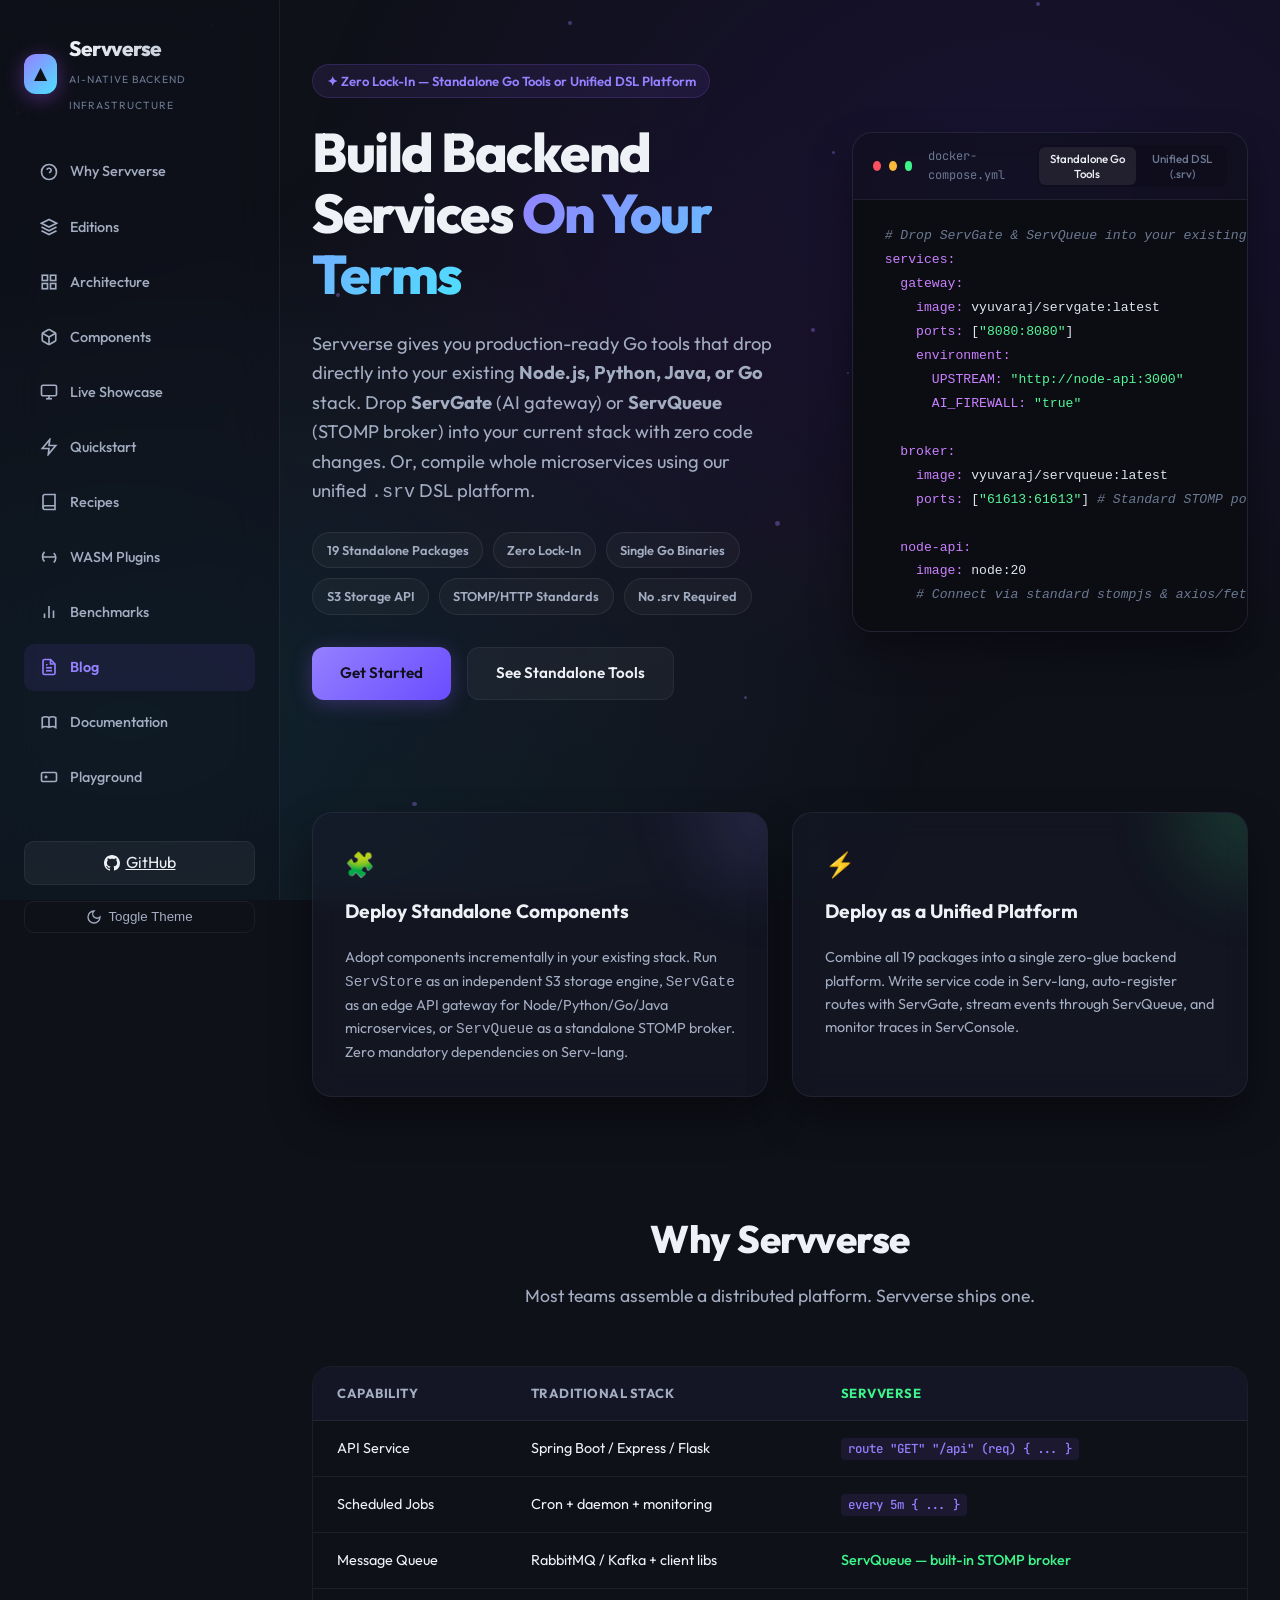
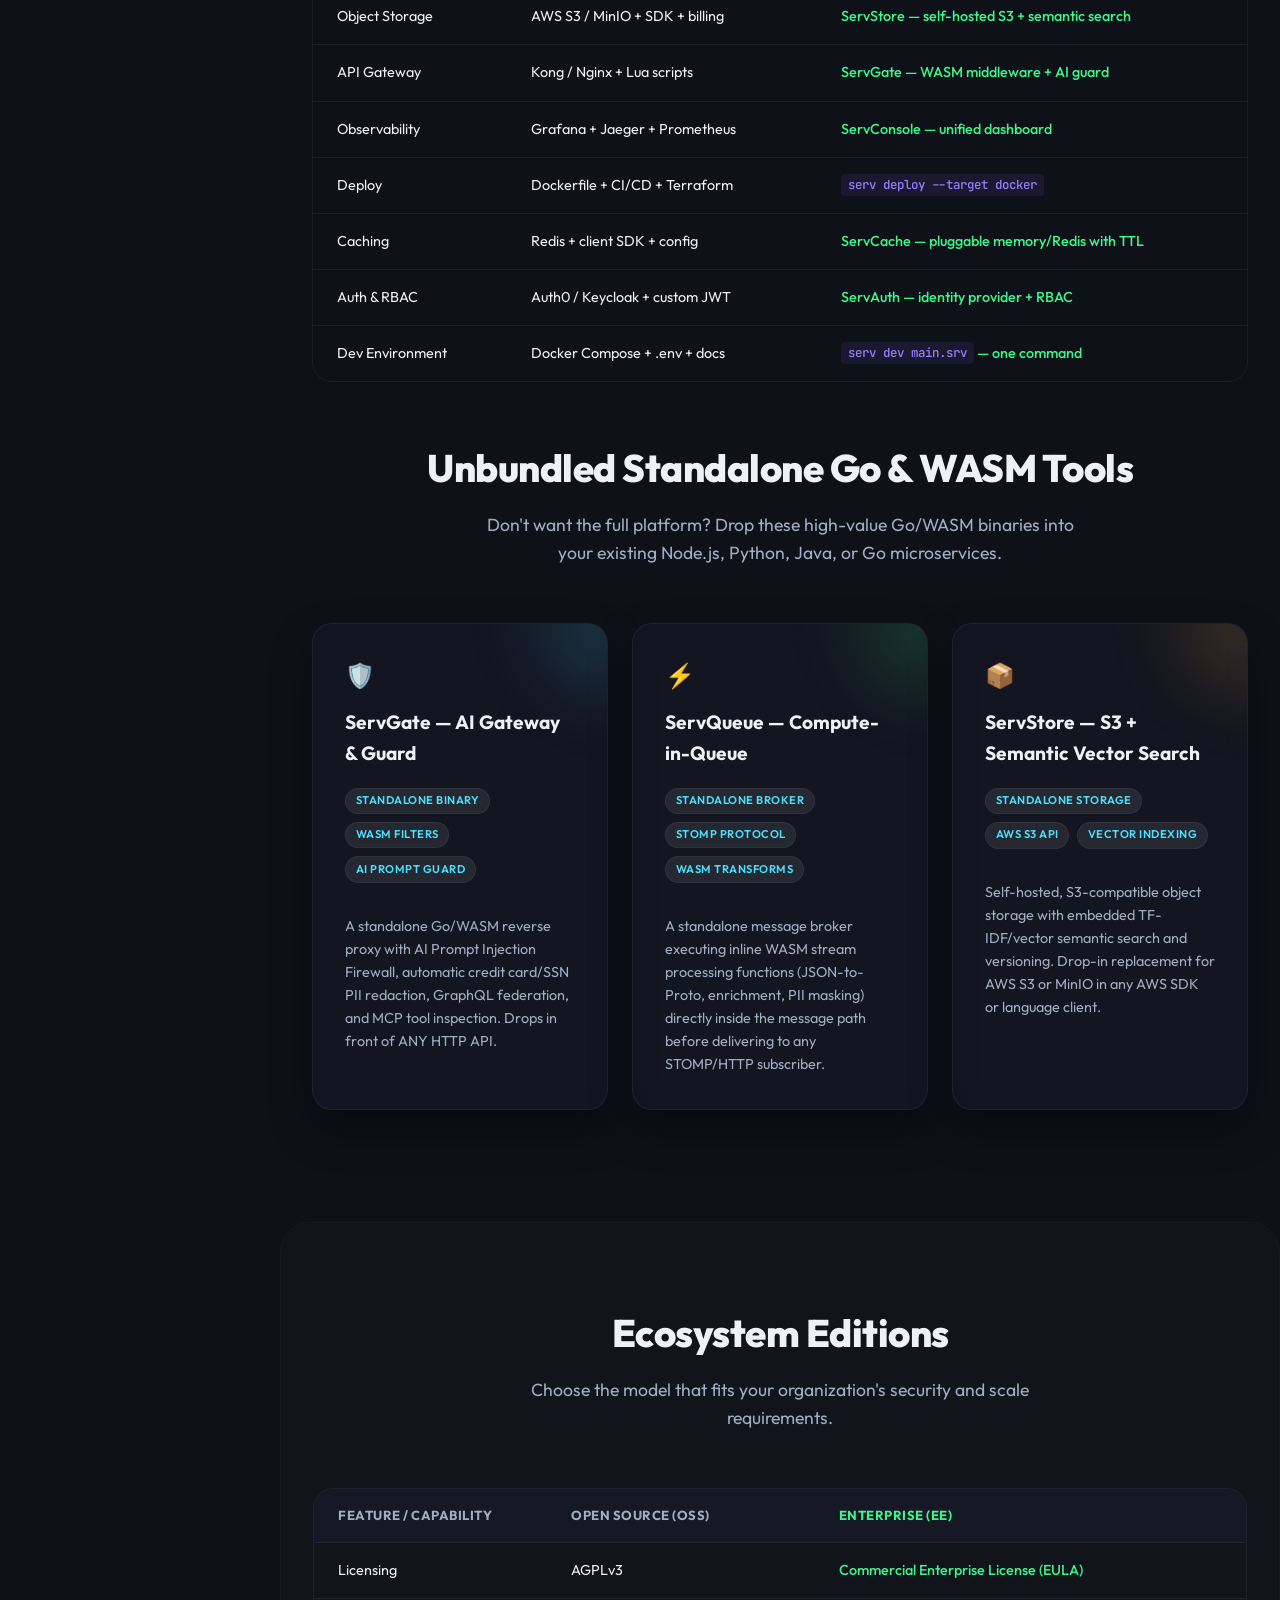
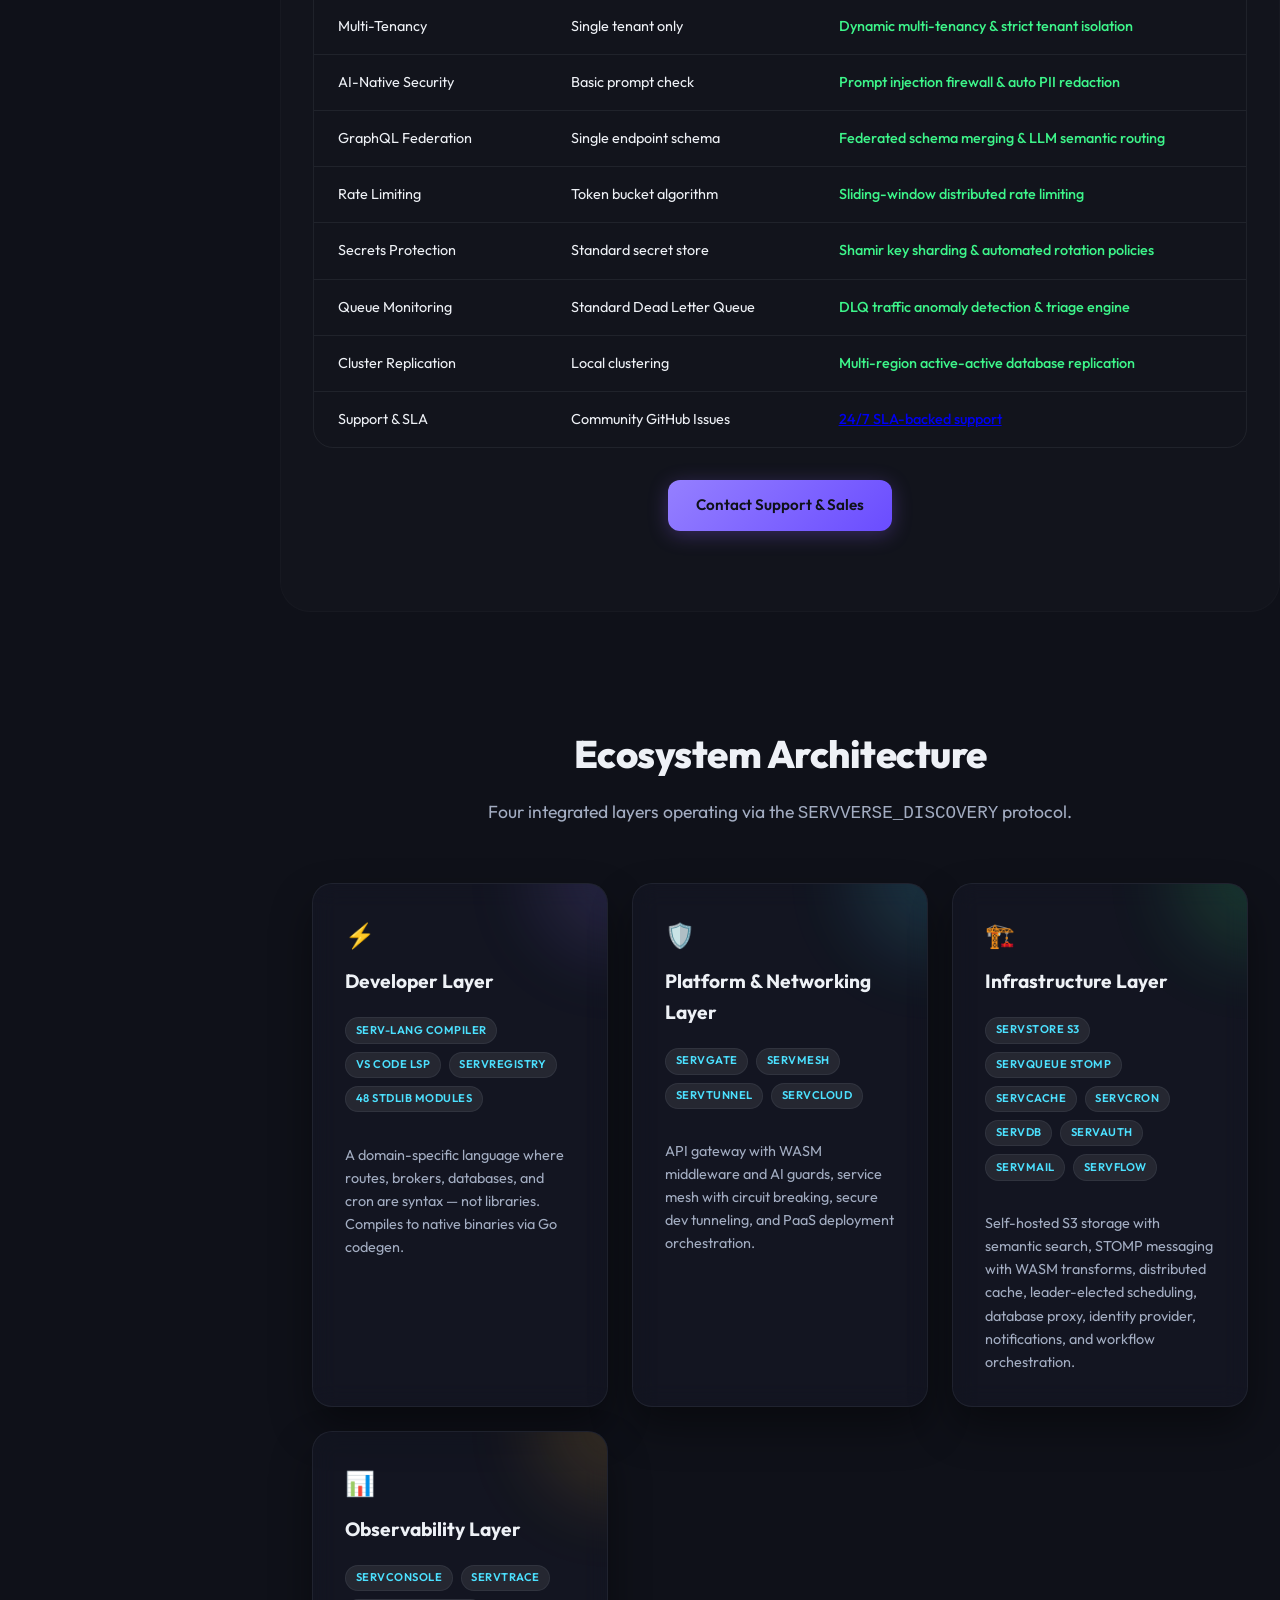
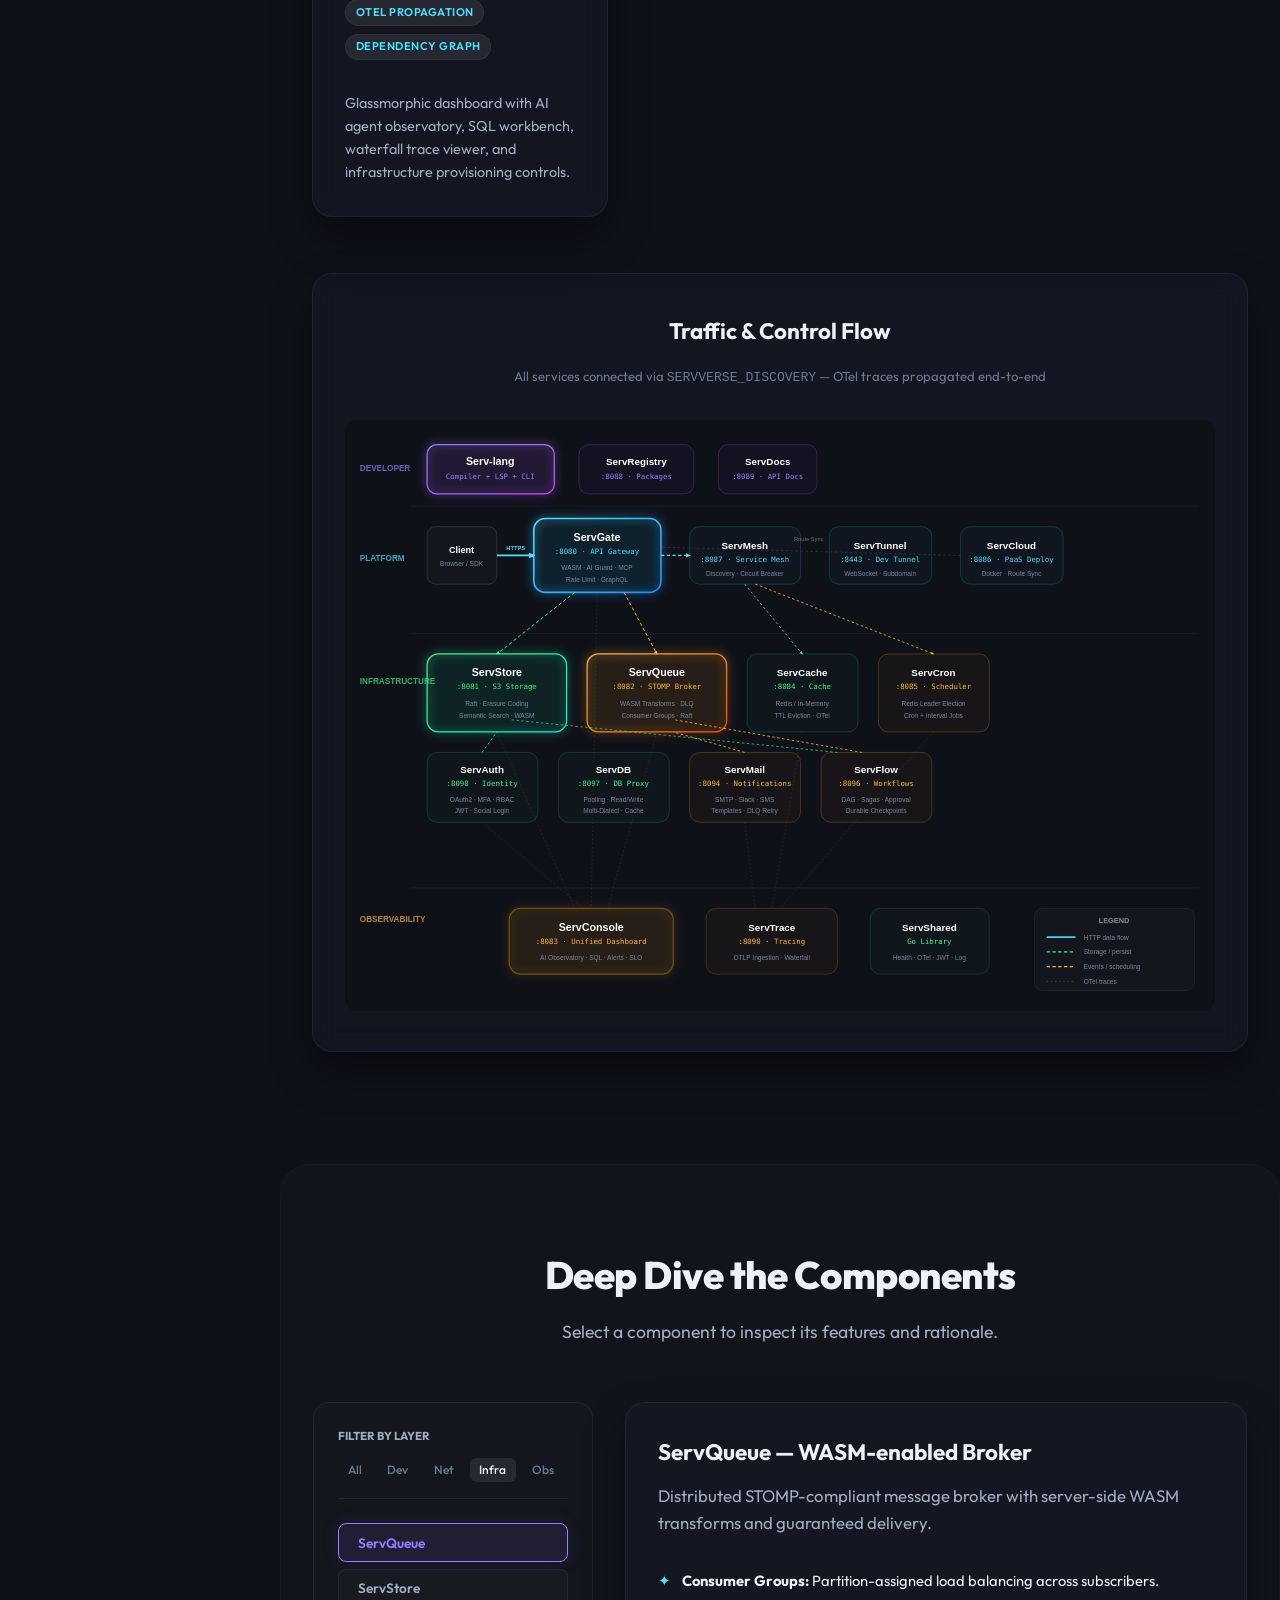
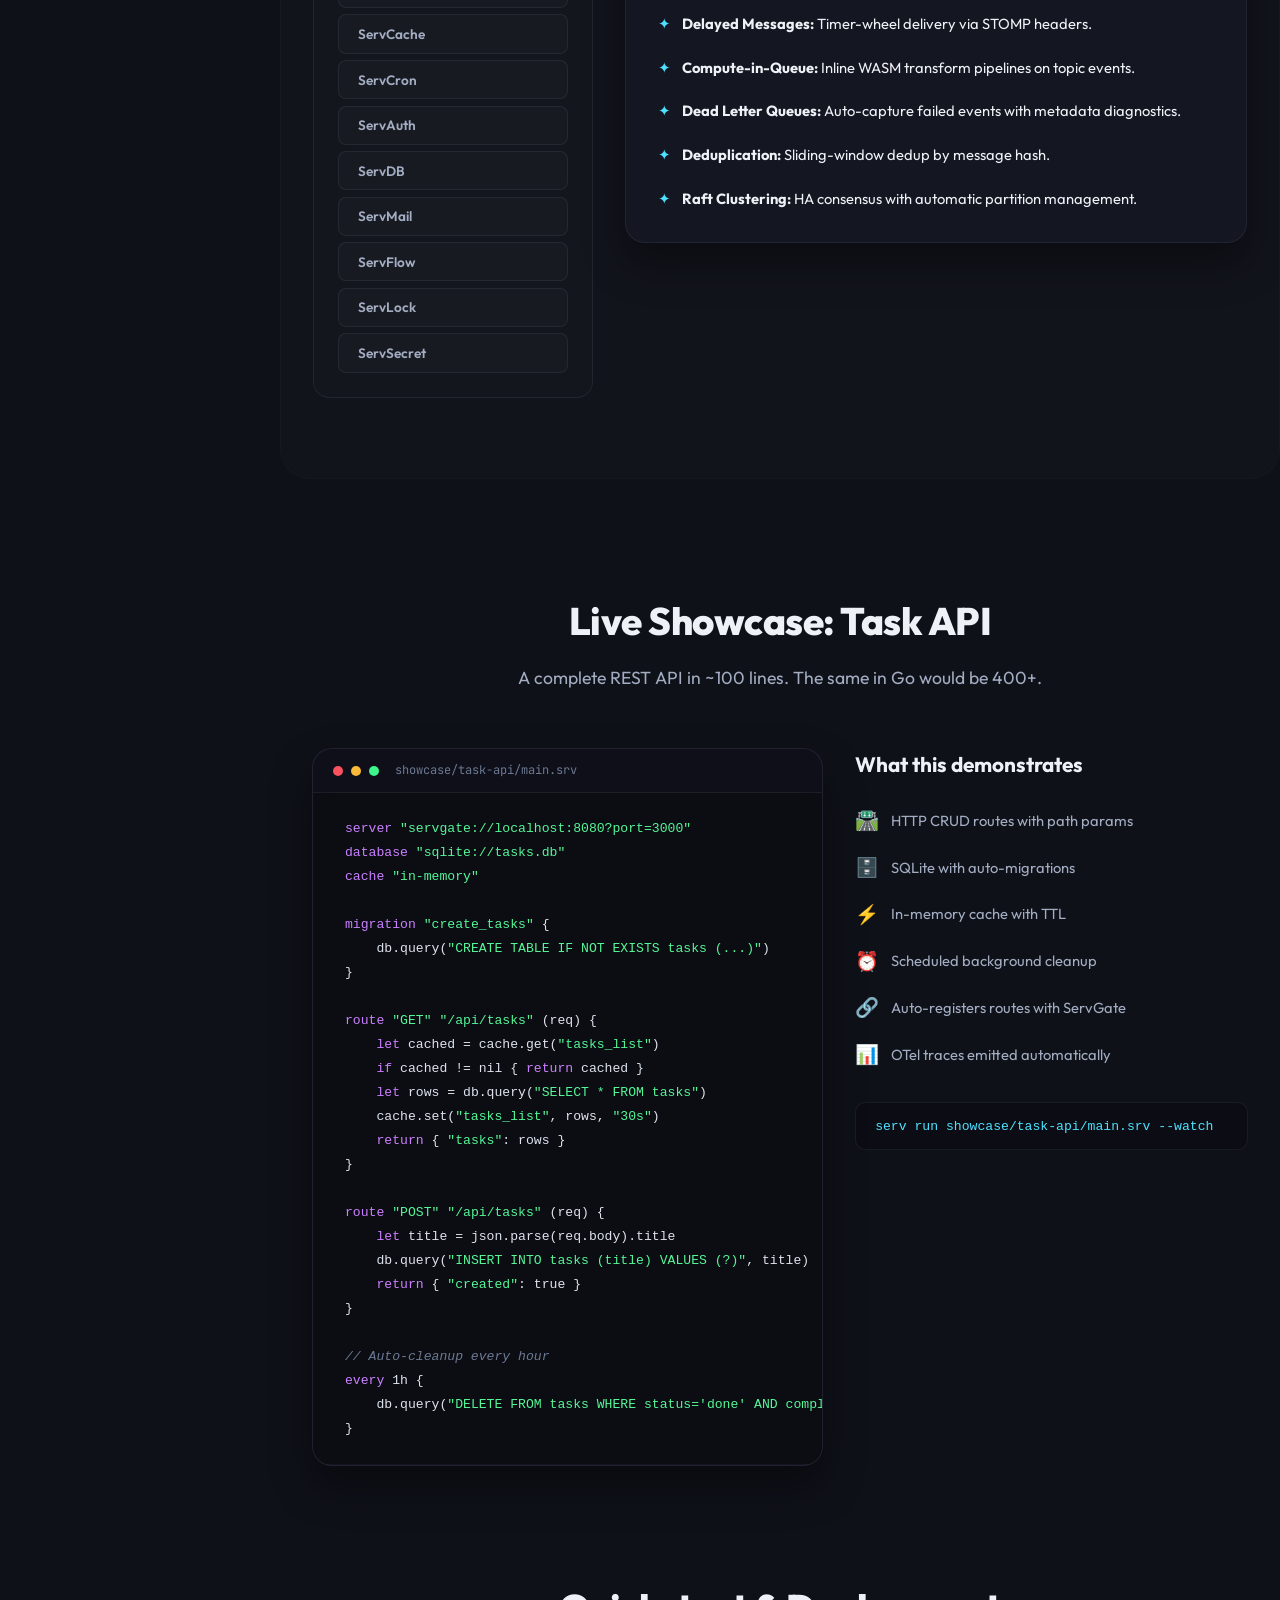
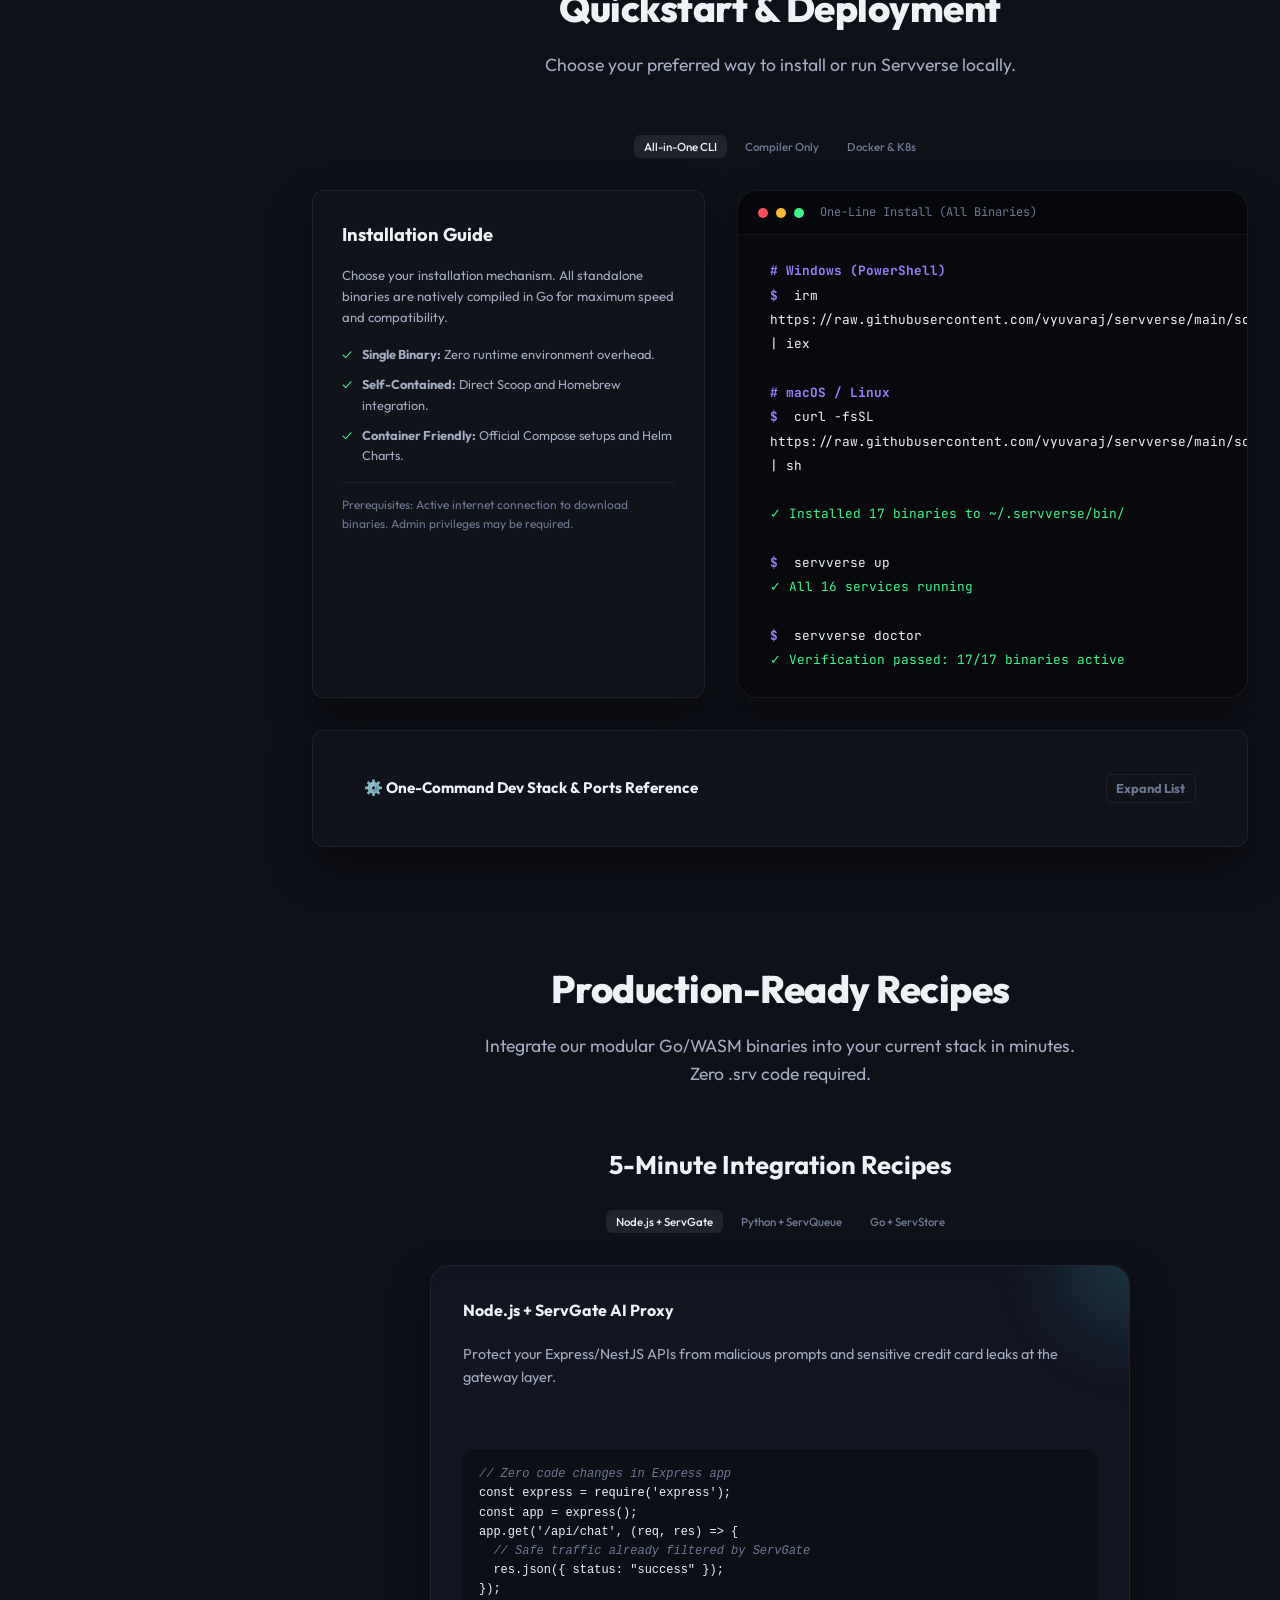
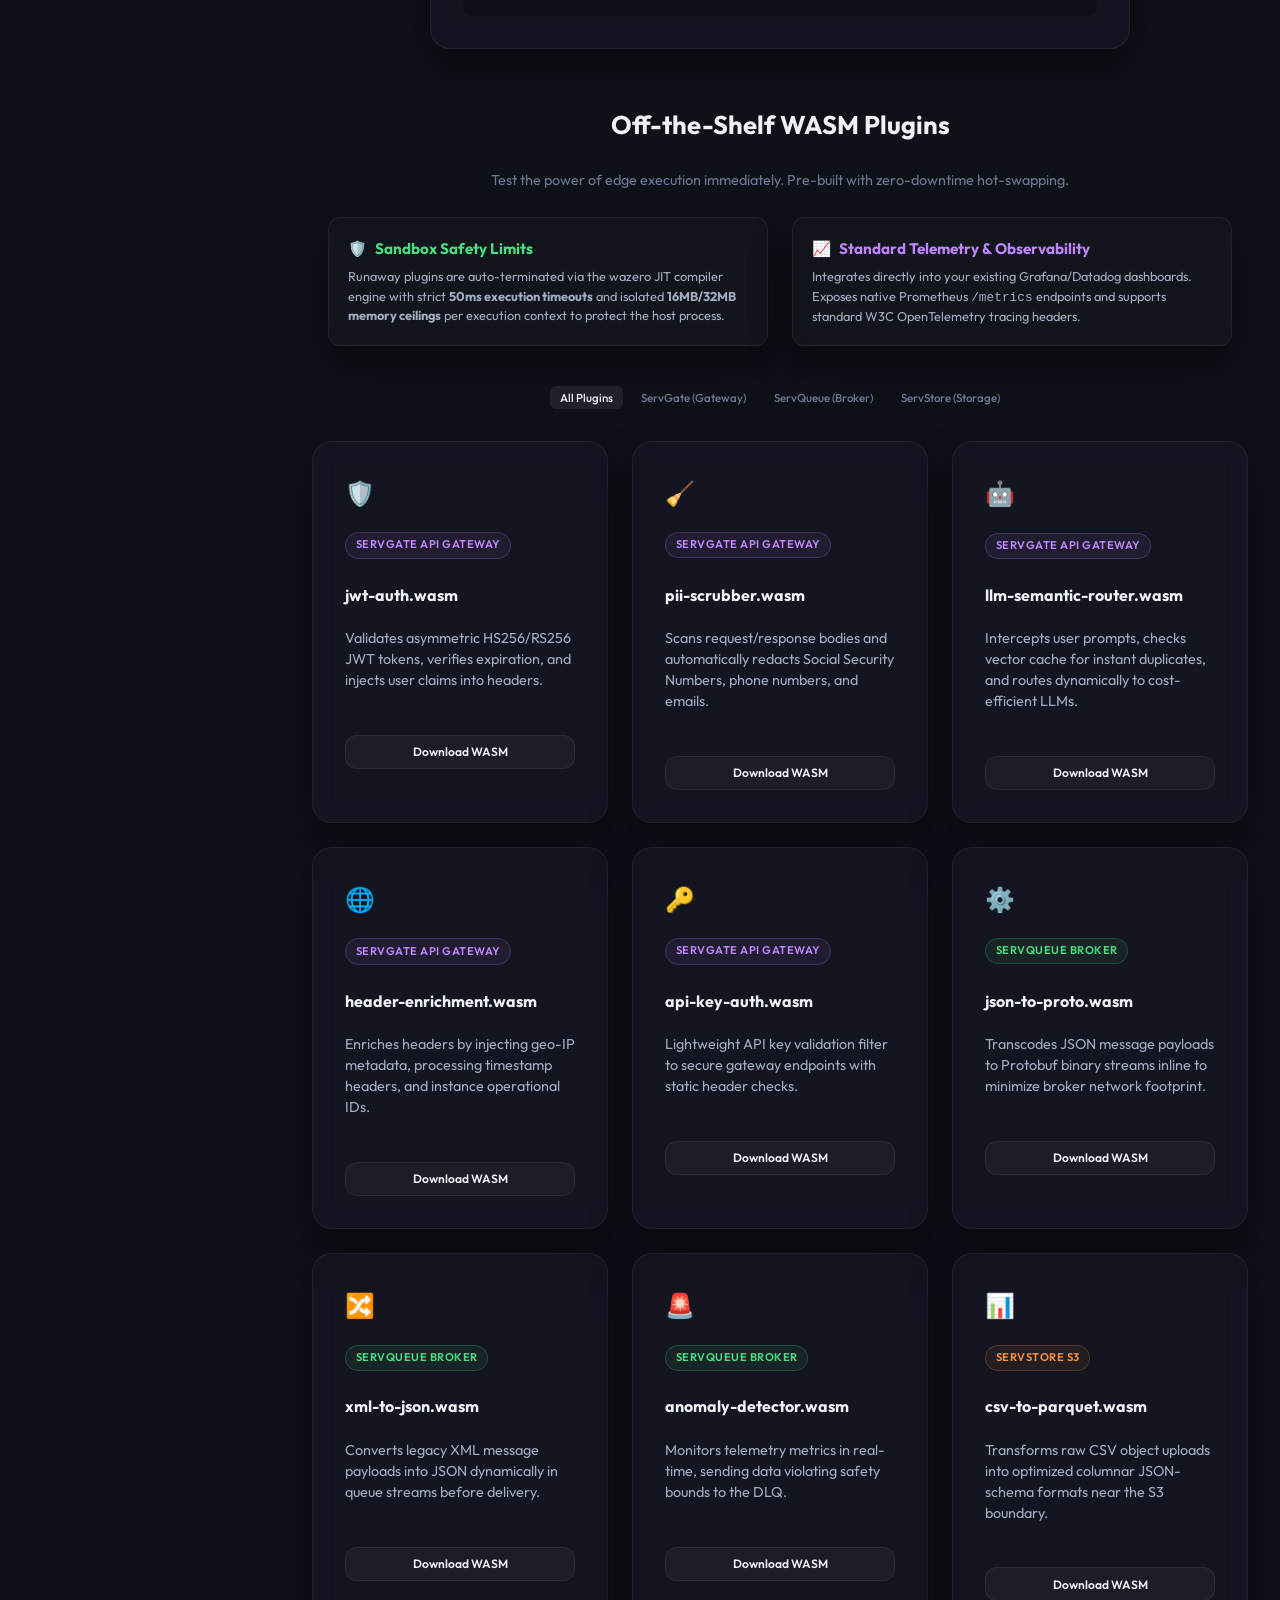
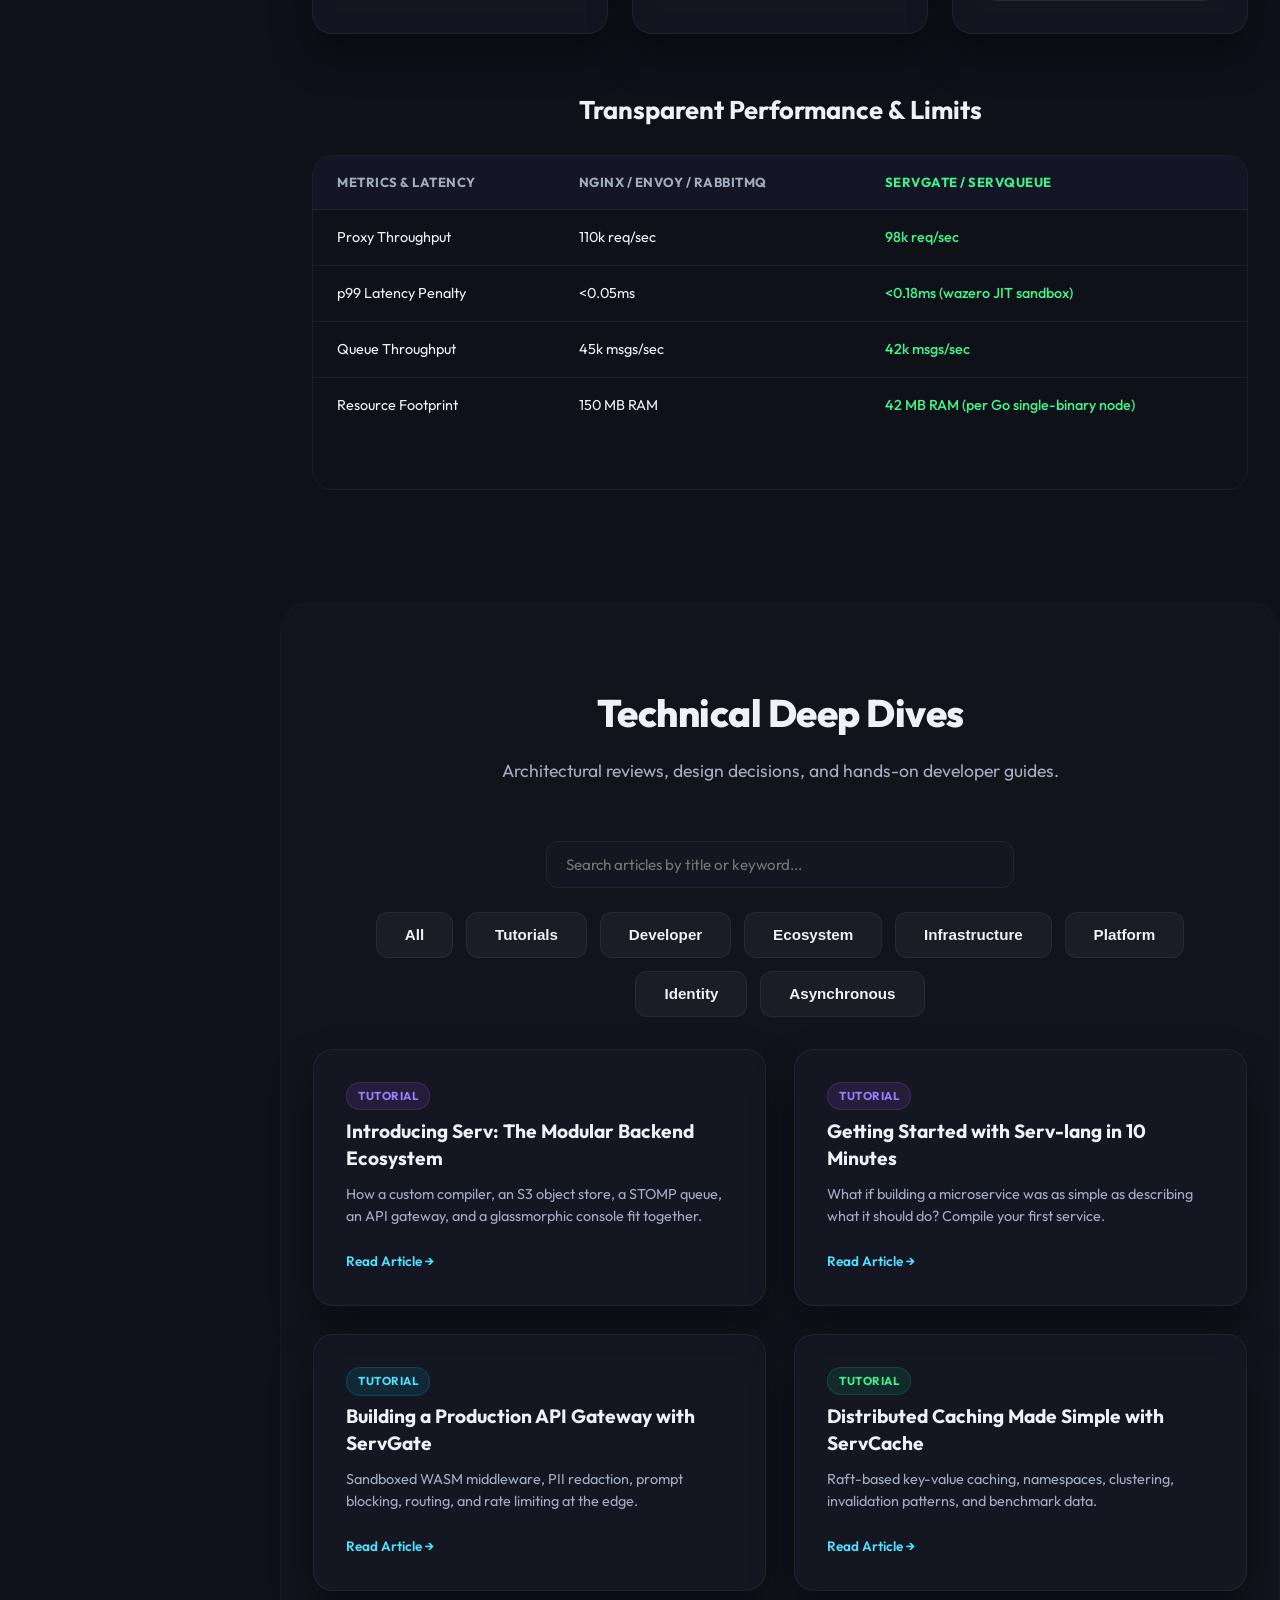
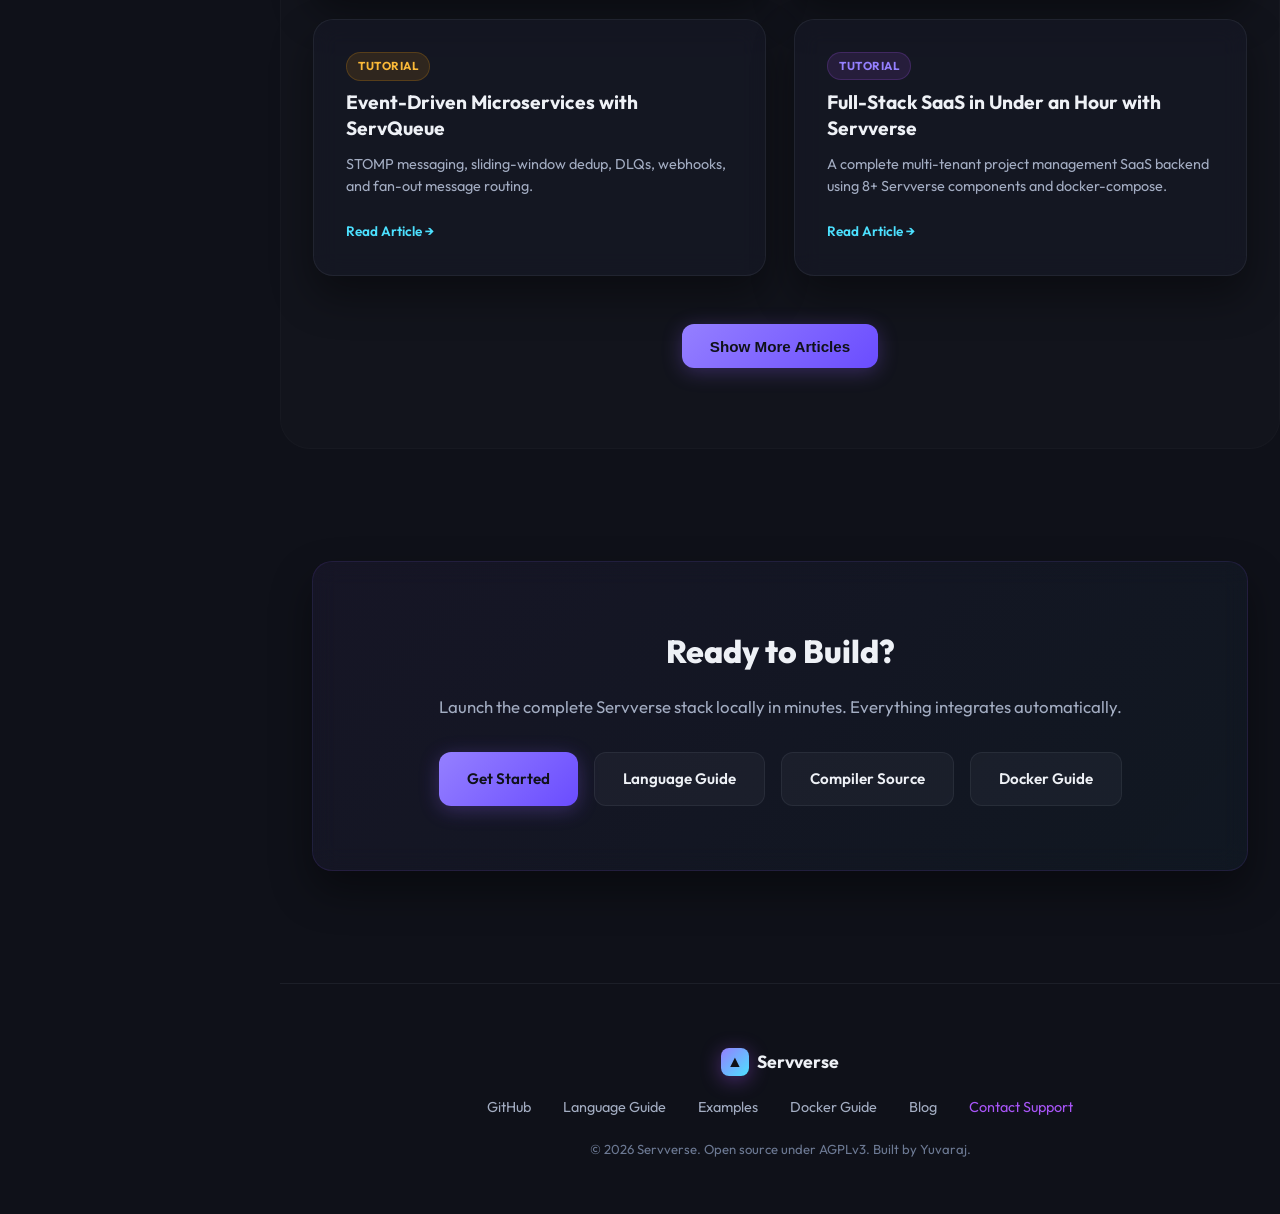
<file: index.html>
<!DOCTYPE html>
<html lang="en">
<head>
  <meta charset="UTF-8">
  <meta name="viewport" content="width=device-width, initial-scale=1.0">
  <title>Servverse — The AI-Native Microservice Platform</title>
  <meta name="description" content="An integrated, self-hostable backend platform. Language + Gateway + Queues + Storage + Observability in one ecosystem.">
  <meta property="og:title" content="Servverse — AI-Native Microservice Platform">
  <meta property="og:description" content="Rethinking microservices from the compiler up. One coherent platform instead of dozens of tools.">
  <meta property="og:type" content="website">
  <meta property="og:url" content="https://vyuvaraj.github.io/servverse/">
  <meta property="og:image" content="https://vyuvaraj.github.io/servverse/og-image.png">
  <meta name="twitter:card" content="summary_large_image">
  <meta name="twitter:title" content="Servverse — AI-Native Microservice Platform">
  <meta name="twitter:description" content="Language + Gateway + Queues + Storage + Observability in one open ecosystem.">
  <meta name="twitter:image" content="https://vyuvaraj.github.io/servverse/og-image.png">
  <meta name="keywords" content="microservices, backend platform, API gateway, message broker, object storage, WebAssembly, WASM, observability, DSL, compiler, Go, self-hosted">
  <meta name="author" content="Yuvaraj">
  <link rel="canonical" href="https://vyuvaraj.github.io/servverse/">
  <script type="application/ld+json">
  {
    "@context": "https://schema.org",
    "@type": "SoftwareApplication",
    "name": "Servverse",
    "description": "An integrated, self-hostable backend platform with a custom language, API gateway, message broker, object storage, and observability dashboard.",
    "applicationCategory": "DeveloperApplication",
    "operatingSystem": "Windows, macOS, Linux",
    "url": "https://vyuvaraj.github.io/servverse/",
    "author": { "@type": "Person", "name": "Yuvaraj" },
    "license": "https://www.gnu.org/licenses/agpl-3.0.html",
    "offers": { "@type": "Offer", "price": "0", "priceCurrency": "USD" }
  }
  </script>
  <link rel="icon" href="data:image/svg+xml,<svg xmlns='http://www.w3.org/2000/svg' viewBox='0 0 100 100'><text y='.9em' font-size='90'>▲</text></svg>">
  <link rel="preconnect" href="https://fonts.googleapis.com">
  <link rel="preconnect" href="https://fonts.gstatic.com" crossorigin>
  <link href="https://fonts.googleapis.com/css2?family=Outfit:wght@300;400;500;600;700;800&family=JetBrains+Mono:wght@400;500&display=swap" rel="stylesheet">
  <link rel="stylesheet" href="styles.css">
</head>
<body>
  <a href="#architecture" class="skip-link">Skip to content</a>
  <div class="aurora-bg"></div>
  <div class="particles" id="particles"></div>

  <!-- Left Hand Navigation Sidebar -->
  <aside class="sidebar" id="sidebar">
    <a href="index.html" class="logo-area" aria-label="Servverse home" style="margin-bottom:2rem;">
      <div class="logo-icon">▲</div>
      <div class="logo-text">
        <h1 style="font-size:1.3rem;">Servverse</h1>
        <span style="font-size:0.65rem;">AI-Native Backend Infrastructure</span>
      </div>
    </a>
    <nav class="sidebar-links" role="navigation" aria-label="Main navigation">
      <a href="#why" class="sidebar-link active">
        <svg viewBox="0 0 24 24"><circle cx="12" cy="12" r="10"></circle><path d="M9.09 9a3 3 0 0 1 5.83 1c0 2-3 3-3 3"></path><line x1="12" y1="17" x2="12.01" y2="17"></line></svg>
        Why Servverse
      </a>
      <a href="#editions" class="sidebar-link">
        <svg viewBox="0 0 24 24"><path d="M12 2L2 7l10 5 10-5-10-5zM2 17l10 5 10-5M2 12l10 5 10-5"></path></svg>
        Editions
      </a>
      <a href="#architecture" class="sidebar-link">
        <svg viewBox="0 0 24 24"><rect x="3" y="3" width="7" height="7"></rect><rect x="14" y="3" width="7" height="7"></rect><rect x="14" y="14" width="7" height="7"></rect><rect x="3" y="14" width="7" height="7"></rect></svg>
        Architecture
      </a>
      <a href="#components" class="sidebar-link">
        <svg viewBox="0 0 24 24"><path d="M21 16V8a2 2 0 0 0-1-1.73l-7-4a2 2 0 0 0-2 0l-7 4A2 2 0 0 0 3 8v8a2 2 0 0 0 1 1.73l7 4a2 2 0 0 0 2 0l7-4A2 2 0 0 0 21 16z"></path><polyline points="3.27 6.96 12 12.01 20.73 6.96"></polyline><line x1="12" y1="22.08" x2="12" y2="12"></line></svg>
        Components
      </a>
      <a href="#showcase" class="sidebar-link">
        <svg viewBox="0 0 24 24"><rect x="2" y="3" width="20" height="14" rx="2" ry="2"></rect><line x1="8" y1="21" x2="16" y2="21"></line><line x1="12" y1="17" x2="12" y2="21"></line></svg>
        Live Showcase
      </a>
      <a href="#quickstart" class="sidebar-link">
        <svg viewBox="0 0 24 24"><polygon points="13 2 3 14 12 14 11 22 21 10 12 10 13 2"></polygon></svg>
        Quickstart
      </a>
      <a href="#recipes" class="sidebar-link">
        <svg viewBox="0 0 24 24"><path d="M4 19.5A2.5 2.5 0 0 1 6.5 17H20"></path><path d="M6.5 2H20v20H6.5A2.5 2.5 0 0 1 4 19.5v-15A2.5 2.5 0 0 1 6.5 2z"></path></svg>
        Recipes
      </a>
      <a href="#wasm-plugins" class="sidebar-link">
        <svg viewBox="0 0 24 24"><path d="M18.36 6.64a9 9 0 0 1 0 12.73M6.01 18a9 9 0 0 1 0-12.73M21 12H3"></path></svg>
        WASM Plugins
      </a>
      <a href="#benchmarks" class="sidebar-link">
        <svg viewBox="0 0 24 24"><line x1="18" y1="20" x2="18" y2="10"></line><line x1="12" y1="20" x2="12" y2="4"></line><line x1="6" y1="20" x2="6" y2="14"></line></svg>
        Benchmarks
      </a>
      <a href="#blog" class="sidebar-link">
        <svg viewBox="0 0 24 24"><path d="M14 2H6a2 2 0 0 0-2 2v16a2 2 0 0 0 2 2h12a2 2 0 0 0 2-2V8z"></path><polyline points="14 2 14 8 20 8"></polyline><line x1="16" y1="13" x2="8" y2="13"></line><line x1="16" y1="17" x2="8" y2="17"></line><polyline points="10 9 9 9 8 9"></polyline></svg>
        Blog
      </a>
      <a href="https://github.com/vyuvaraj/servverse/blob/main/docs/index.md" target="_blank" rel="noopener" class="sidebar-link">
        <svg viewBox="0 0 24 24"><path d="M12 6.253v13m0-13C10.832 5.477 9.246 5 7.5 5S4.168 5.477 3 6.253v13C4.168 18.477 5.754 18 7.5 18s3.332.477 4.5 1.253m0-13C13.168 5.477 14.754 5 16.5 5c1.747 0 3.332.477 4.5 1.253v13C19.832 18.477 18.247 18 16.5 18c-1.746 0-3.332.477-4.5 1.253"></path></svg>
        Documentation
      </a>
      <a href="https://vyuvaraj.github.io/servverse/playground/" target="_blank" rel="noopener" class="sidebar-link">
        <svg viewBox="0 0 24 24"><rect x="2" y="6" width="20" height="12" rx="2"></rect><path d="M6 12h4M8 10v4M15 11h.01M18 13h.01"></path></svg>
        Playground
      </a>
      
      <div style="margin-top:auto; padding-top:2rem; display:flex; flex-direction:column; gap:1rem;">
        <a href="https://github.com/vyuvaraj/serv" class="github-btn" target="_blank" rel="noopener" style="justify-content:center; width:100%;">
          <svg width="16" height="16" fill="currentColor" viewBox="0 0 16 16" style="margin-right:6px"><path d="M8 0C3.58 0 0 3.58 0 8c0 3.54 2.29 6.53 5.47 7.59.4.07.55-.17.55-.38 0-.19-.01-.82-.01-1.49-2.01.37-2.53-.49-2.69-.94-.09-.23-.48-.94-.82-1.13-.28-.15-.68-.52-.01-.53.63-.01 1.08.58 1.23.82.72 1.21 1.87.87 2.33.66.07-.52.28-.87.51-1.07-1.78-.2-3.64-.89-3.64-3.95 0-.87.31-1.59.82-2.15-.08-.2-.36-1.02.08-2.12 0 0 .67-.21 2.2.82.64-.18 1.32-.27 2-.27.68 0 1.36.09 2 .27 1.53-1.04 2.2-.82 2.2-.82.44 1.1.16 1.92.08 2.12.51.56.82 1.27.82 2.15 0 3.07-1.87 3.75-3.65 3.95.29.25.54.73.54 1.48 0 1.07-.01 1.93-.01 2.2 0 .21.15.46.55.38A8.013 8.013 0 0016 8c0-4.42-3.58-8-8-8z"/></svg>
          GitHub
        </a>
        <button id="theme-toggle-sidebar" class="theme-toggle-btn" aria-label="Toggle theme" style="justify-content:center; width:100%;">
          <svg class="sun-icon" viewBox="0 0 24 24" fill="none" stroke="currentColor" stroke-width="2" style="width:16px;height:16px;margin-right:6px"><circle cx="12" cy="12" r="4"/><path d="M12 2v2M12 20v2M4.93 4.93l1.41 1.41M17.66 17.66l1.41 1.41M2 12h2M20 12h2M6.34 17.66l-1.41 1.41M19.07 4.93l-1.41 1.41"/></svg>
          <svg class="moon-icon" viewBox="0 0 24 24" fill="none" stroke="currentColor" stroke-width="2" style="width:16px;height:16px;margin-right:6px"><path d="M12 3a6 6 0 0 0 9 9 9 9 0 1 1-9-9Z"/></svg>
          Toggle Theme
        </button>
      </div>
    </nav>
  </aside>

  <!-- Mobile Top Bar -->
  <header class="mobile-navbar">
    <a href="index.html" class="logo-area" aria-label="Servverse home">
      <div class="logo-icon" style="font-size:1.2rem;">▲</div>
      <div class="logo-text">
        <h1 style="font-size:1rem;margin:0;">Servverse</h1>
      </div>
    </a>
    <button class="mobile-toggle" id="mobile-toggle" aria-label="Toggle navigation">
      <span></span><span></span><span></span>
    </button>
  </header>

  <!-- Main content wrapped for LHN side-margins -->
  <main class="main-content-layout">

  <!-- Hero Section -->
  <section class="hero">
    <div class="hero-content reveal">
      <div class="badge-pill">✦ Zero Lock-In — Standalone Go Tools or Unified DSL Platform</div>
      <h1>Build Backend Services <span class="gradient-text">On Your Terms</span></h1>
      <p>Servverse gives you production-ready Go tools that drop directly into your existing <strong>Node.js, Python, Java, or Go</strong> stack. Drop <strong>ServGate</strong> (AI gateway) or <strong>ServQueue</strong> (STOMP broker) into your current stack with zero code changes. Or, compile whole microservices using our unified <code>.srv</code> DSL platform.</p>
      <div class="stats-row">
        <div class="stat-pill">19 Standalone Packages</div>
        <div class="stat-pill">Zero Lock-In</div>
        <div class="stat-pill">Single Go Binaries</div>
        <div class="stat-pill">S3 Storage API</div>
        <div class="stat-pill">STOMP/HTTP Standards</div>
        <div class="stat-pill">No .srv Required</div>
      </div>
      <div class="hero-actions">
        <a href="#quickstart" class="btn btn-primary">Get Started</a>
        <a href="#architecture" class="btn btn-secondary">See Standalone Tools</a>
      </div>
    </div>
    <div class="hero-visual glass-card reveal">
      <div class="visual-header">
        <div class="window-dot red"></div>
        <div class="window-dot yellow"></div>
        <div class="window-dot green"></div>
        <span class="window-title" id="hero-filename">docker-compose.yml</span>
        <div class="visual-tabs">
          <button class="visual-tab-btn active" onclick="switchHeroTab('standalone')">Standalone Go Tools</button>
          <button class="visual-tab-btn" onclick="switchHeroTab('unified')">Unified DSL (.srv)</button>
        </div>
      </div>
      
      <!-- Standalone Code Visual -->
      <pre id="code-standalone"><code><span class="cmt"># Drop ServGate & ServQueue into your existing Node/Python stack</span>
<span class="kw">services:</span>
  <span class="kw">gateway:</span>
    <span class="kw">image:</span> vyuvaraj/servgate:latest
    <span class="kw">ports:</span> [<span class="str">"8080:8080"</span>]
    <span class="kw">environment:</span>
      <span class="kw">UPSTREAM:</span> <span class="str">"http://node-api:3000"</span>
      <span class="kw">AI_FIREWALL:</span> <span class="str">"true"</span>

  <span class="kw">broker:</span>
    <span class="kw">image:</span> vyuvaraj/servqueue:latest
    <span class="kw">ports:</span> [<span class="str">"61613:61613"</span>] <span class="cmt"># Standard STOMP port</span>

  <span class="kw">node-api:</span>
    <span class="kw">image:</span> node:20
    <span class="cmt"># Connect via standard stompjs & axios/fetch</span></code></pre>

      <!-- Unified Code Visual -->
      <pre id="code-unified" class="hidden"><code><span class="kw">server</span> <span class="str">"8080"</span>
<span class="kw">broker</span> <span class="str">"servqueue://localhost:61613"</span>
<span class="kw">database</span> <span class="str">"sqlite://app.db"</span>

<span class="kw">every</span> 5s {
    <span class="kw">log.info</span>(<span class="str">"Healthcheck running..."</span>)
    <span class="kw">publish</span> <span class="str">"health.logs"</span> <span class="str">"System: OK"</span>
}

<span class="kw">route</span> <span class="str">"POST"</span> <span class="str">"/orders"</span> (req) {
    <span class="kw">let</span> order = req.body
    <span class="kw">publish</span> <span class="str">"orders"</span> order
    <span class="kw">return</span> { <span class="str">"status"</span>: <span class="str">"queued"</span> }
}

<span class="kw">subscribe</span> <span class="str">"orders"</span> (msg) {
    db.<span class="kw">exec</span>(<span class="str">"INSERT INTO orders VALUES (?)"</span>, msg)
}</code></pre>
  </section>

  <!-- Deployment Options -->
  <section class="section" style="padding-bottom: 0;">
    <div class="arch-grid reveal">
      <div class="arch-card glass-card">
        <div class="card-glow purple"></div>
        <div class="card-icon">🧩</div>
        <h3>Deploy Standalone Components</h3>
        <p>Adopt components incrementally in your existing stack. Run <code>ServStore</code> as an independent S3 storage engine, <code>ServGate</code> as an edge API gateway for Node/Python/Go/Java microservices, or <code>ServQueue</code> as a standalone STOMP broker. Zero mandatory dependencies on Serv-lang.</p>
      </div>
      <div class="arch-card glass-card">
        <div class="card-glow green"></div>
        <div class="card-icon">⚡</div>
        <h3>Deploy as a Unified Platform</h3>
        <p>Combine all 19 packages into a single zero-glue backend platform. Write service code in Serv-lang, auto-register routes with ServGate, stream events through ServQueue, and monitor traces in ServConsole.</p>
      </div>
    </div>
  </section>

  <!-- Why Servverse -->
  <section class="section" id="why">
    <div class="section-header reveal">
      <h2>Why Servverse</h2>
      <p>Most teams assemble a distributed platform. Servverse ships one.</p>
    </div>
    <div class="comparison-table reveal">
      <table>
        <thead>
          <tr>
            <th>Capability</th>
            <th>Traditional Stack</th>
            <th class="hl-col">Servverse</th>
          </tr>
        </thead>
        <tbody>
          <tr><td>API Service</td><td>Spring Boot / Express / Flask</td><td class="hl-col"><code>route "GET" "/api" (req) { ... }</code></td></tr>
          <tr><td>Scheduled Jobs</td><td>Cron + daemon + monitoring</td><td class="hl-col"><code>every 5m { ... }</code></td></tr>
          <tr><td>Message Queue</td><td>RabbitMQ / Kafka + client libs</td><td class="hl-col">ServQueue — built-in STOMP broker</td></tr>
          <tr><td>Object Storage</td><td>AWS S3 / MinIO + SDK + billing</td><td class="hl-col">ServStore — self-hosted S3 + semantic search</td></tr>
          <tr><td>API Gateway</td><td>Kong / Nginx + Lua scripts</td><td class="hl-col">ServGate — WASM middleware + AI guard</td></tr>
          <tr><td>Observability</td><td>Grafana + Jaeger + Prometheus</td><td class="hl-col">ServConsole — unified dashboard</td></tr>
          <tr><td>Deploy</td><td>Dockerfile + CI/CD + Terraform</td><td class="hl-col"><code>serv deploy --target docker</code></td></tr>
          <tr><td>Caching</td><td>Redis + client SDK + config</td><td class="hl-col">ServCache — pluggable memory/Redis with TTL</td></tr>
          <tr><td>Auth & RBAC</td><td>Auth0 / Keycloak + custom JWT</td><td class="hl-col">ServAuth — identity provider + RBAC</td></tr>
          <tr><td>Dev Environment</td><td>Docker Compose + .env + docs</td><td class="hl-col"><code>serv dev main.srv</code> — one command</td></tr>
        </tbody>
      </table>
    </div>

    <!-- Unbundled Standalone Tools Spotlight -->
    <div class="section-header reveal" style="margin-top: 3.5rem;">
      <h2>Unbundled Standalone Go & WASM Tools</h2>
      <p>Don't want the full platform? Drop these high-value Go/WASM binaries into your existing Node.js, Python, Java, or Go microservices.</p>
    </div>
    <div class="arch-grid reveal">
      <div class="arch-card glass-card">
        <div class="card-glow blue"></div>
        <div class="card-icon">🛡️</div>
        <h3>ServGate — AI Gateway & Guard</h3>
        <div class="pill-row"><div class="component-pill">Standalone Binary</div><div class="component-pill">WASM Filters</div><div class="component-pill">AI Prompt Guard</div></div>
        <p>A standalone Go/WASM reverse proxy with AI Prompt Injection Firewall, automatic credit card/SSN PII redaction, GraphQL federation, and MCP tool inspection. Drops in front of ANY HTTP API.</p>
      </div>
      <div class="arch-card glass-card">
        <div class="card-glow green"></div>
        <div class="card-icon">⚡</div>
        <h3>ServQueue — Compute-in-Queue</h3>
        <div class="pill-row"><div class="component-pill">Standalone Broker</div><div class="component-pill">STOMP Protocol</div><div class="component-pill">WASM Transforms</div></div>
        <p>A standalone message broker executing inline WASM stream processing functions (JSON-to-Proto, enrichment, PII masking) directly inside the message path before delivering to any STOMP/HTTP subscriber.</p>
      </div>
      <div class="arch-card glass-card">
        <div class="card-glow orange"></div>
        <div class="card-icon">📦</div>
        <h3>ServStore — S3 + Semantic Vector Search</h3>
        <div class="pill-row"><div class="component-pill">Standalone Storage</div><div class="component-pill">AWS S3 API</div><div class="component-pill">Vector Indexing</div></div>
        <p>Self-hosted, S3-compatible object storage with embedded TF-IDF/vector semantic search and versioning. Drop-in replacement for AWS S3 or MinIO in any AWS SDK or language client.</p>
      </div>
    </div>
  </section>

  <!-- Editions Section -->
  <section id="editions" class="section alt-bg">
    <div class="section-header reveal">
      <h2>Ecosystem Editions</h2>
      <p>Choose the model that fits your organization's security and scale requirements.</p>
    </div>
    <div class="comparison-table reveal">
      <table>
        <thead>
          <tr>
            <th>Feature / Capability</th>
            <th>Open Source (OSS)</th>
            <th class="hl-col">Enterprise (EE)</th>
          </tr>
        </thead>
        <tbody>
          <tr><td>Licensing</td><td>AGPLv3</td><td class="hl-col">Commercial Enterprise License (EULA)</td></tr>
          <tr><td>Multi-Tenancy</td><td>Single tenant only</td><td class="hl-col">Dynamic multi-tenancy & strict tenant isolation</td></tr>
          <tr><td>AI-Native Security</td><td>Basic prompt check</td><td class="hl-col">Prompt injection firewall & auto PII redaction</td></tr>
          <tr><td>GraphQL Federation</td><td>Single endpoint schema</td><td class="hl-col">Federated schema merging & LLM semantic routing</td></tr>
          <tr><td>Rate Limiting</td><td>Token bucket algorithm</td><td class="hl-col">Sliding-window distributed rate limiting</td></tr>
          <tr><td>Secrets Protection</td><td>Standard secret store</td><td class="hl-col">Shamir key sharding & automated rotation policies</td></tr>
          <tr><td>Queue Monitoring</td><td>Standard Dead Letter Queue</td><td class="hl-col">DLQ traffic anomaly detection & triage engine</td></tr>
          <tr><td>Cluster Replication</td><td>Local clustering</td><td class="hl-col">Multi-region active-active database replication</td></tr>
          <tr><td>Support & SLA</td><td>Community GitHub Issues</td><td class="hl-col"><a href="mailto:servverse@gmail.com?subject=Enterprise Edition Inquiry" class="table-link">24/7 SLA-backed support</a></td></tr>
        </tbody>
      </table>
    </div>
    <div class="editions-cta reveal" style="text-align:center; margin-top:2rem;">
      <a href="mailto:servverse@gmail.com?subject=Servverse Support / Enterprise Inquiry" class="btn btn-primary">Contact Support & Sales</a>
    </div>
  </section>

  <!-- Architecture Section -->
  <section id="architecture" class="section">
    <div class="section-header reveal">
      <h2>Ecosystem Architecture</h2>
      <p>Four integrated layers operating via the <code>SERVVERSE_DISCOVERY</code> protocol.</p>
    </div>

    <div class="arch-grid">
      <div class="arch-card glass-card reveal">
        <div class="card-glow purple"></div>
        <div class="card-icon">⚡</div>
        <h3>Developer Layer</h3>
        <div class="pill-row">
          <div class="component-pill">Serv-lang Compiler</div>
          <div class="component-pill">VS Code LSP</div>
          <div class="component-pill">ServRegistry</div>
          <div class="component-pill">48 Stdlib Modules</div>
        </div>
        <p>A domain-specific language where routes, brokers, databases, and cron are syntax — not libraries. Compiles to native binaries via Go codegen.</p>
      </div>
      <div class="arch-card glass-card reveal">
        <div class="card-glow blue"></div>
        <div class="card-icon">🛡️</div>
        <h3>Platform & Networking Layer</h3>
        <div class="pill-row">
          <div class="component-pill">ServGate</div>
          <div class="component-pill">ServMesh</div>
          <div class="component-pill">ServTunnel</div>
          <div class="component-pill">ServCloud</div>
        </div>
        <p>API gateway with WASM middleware and AI guards, service mesh with circuit breaking, secure dev tunneling, and PaaS deployment orchestration.</p>
      </div>
      <div class="arch-card glass-card reveal">
        <div class="card-glow green"></div>
        <div class="card-icon">🏗️</div>
        <h3>Infrastructure Layer</h3>
        <div class="pill-row">
          <div class="component-pill">ServStore S3</div>
          <div class="component-pill">ServQueue STOMP</div>
          <div class="component-pill">ServCache</div>
          <div class="component-pill">ServCron</div>
          <div class="component-pill">ServDB</div>
          <div class="component-pill">ServAuth</div>
          <div class="component-pill">ServMail</div>
          <div class="component-pill">ServFlow</div>
        </div>
        <p>Self-hosted S3 storage with semantic search, STOMP messaging with WASM transforms, distributed cache, leader-elected scheduling, database proxy, identity provider, notifications, and workflow orchestration.</p>
      </div>
      <div class="arch-card glass-card reveal">
        <div class="card-glow orange"></div>
        <div class="card-icon">📊</div>
        <h3>Observability Layer</h3>
        <div class="pill-row">
          <div class="component-pill">ServConsole</div>
          <div class="component-pill">ServTrace</div>
          <div class="component-pill">OTel Propagation</div>
          <div class="component-pill">Dependency Graph</div>
        </div>
        <p>Glassmorphic dashboard with AI agent observatory, SQL workbench, waterfall trace viewer, and infrastructure provisioning controls.</p>
      </div>
    </div>

    <!-- Architecture Flow Diagram -->
    <div class="arch-diagram-container glass-card reveal">
      <h3 style="text-align:center;margin-bottom:1rem;font-size:1.4rem;font-weight:700;">Traffic & Control Flow</h3>
      <p style="text-align:center;color:var(--text-muted);font-size:0.82rem;margin-bottom:2rem;">All services connected via <code>SERVVERSE_DISCOVERY</code> — OTel traces propagated end-to-end</p>
      <img src="arch-diagram.svg" alt="Complete Servverse architecture diagram showing all 16 services across 4 layers: Developer tools, Platform and networking, Infrastructure data stores, and Observability" class="arch-svg" style="width:100%;max-width:960px;height:auto;" loading="lazy">
    </div>
  </section>

  <!-- Components Deep Dive -->
  <section id="components" class="section alt-bg">
    <div class="section-header reveal">
      <h2>Deep Dive the Components</h2>
      <p>Select a component to inspect its features and rationale.</p>
    </div>
    <div class="tab-system reveal">
      <div class="tab-sidebar-menu">
        <!-- Category selector to narrow down the 18 components -->
        <div style="display:flex; flex-direction:column; gap:0.5rem; border-bottom:1px solid var(--border-glass); padding-bottom:1rem;">
          <span style="font-size:0.72rem; font-weight:700; text-transform:uppercase; color:var(--text-secondary); margin-bottom:0.25rem;">Filter by Layer</span>
          <div style="display:flex; gap:0.4rem; flex-wrap:wrap;">
            <button class="visual-tab-btn" id="cat-btn-all" onclick="filterCompCategory('all')" style="font-size:0.75rem; padding:0.3rem 0.6rem;">All</button>
            <button class="visual-tab-btn" id="cat-btn-dev" onclick="filterCompCategory('dev')" style="font-size:0.75rem; padding:0.3rem 0.6rem;">Dev</button>
            <button class="visual-tab-btn" id="cat-btn-net" onclick="filterCompCategory('net')" style="font-size:0.75rem; padding:0.3rem 0.6rem;">Net</button>
            <button class="visual-tab-btn active" id="cat-btn-infra" onclick="filterCompCategory('infra')" style="font-size:0.75rem; padding:0.3rem 0.6rem;">Infra</button>
            <button class="visual-tab-btn" id="cat-btn-obs" onclick="filterCompCategory('obs')" style="font-size:0.75rem; padding:0.3rem 0.6rem;">Obs</button>
          </div>
        </div>

        <div class="tab-buttons" id="comp-tab-buttons" role="tablist" aria-label="Component details">
          <button class="tab-btn active" data-category="dev" data-target="serv-lang">Serv-lang</button>
          <button class="tab-btn" data-category="net" data-target="servgate">ServGate</button>
          <button class="tab-btn" data-category="net" data-target="servmesh">ServMesh</button>
          <button class="tab-btn" data-category="infra" data-target="servqueue">ServQueue</button>
          <button class="tab-btn" data-category="infra" data-target="servstore">ServStore</button>
          <button class="tab-btn" data-category="infra" data-target="servcache">ServCache</button>
          <button class="tab-btn" data-category="obs" data-target="servconsole">ServConsole</button>
          <button class="tab-btn" data-category="dev" data-target="servregistry">ServRegistry</button>
          <button class="tab-btn" data-category="net" data-target="servtunnel">ServTunnel</button>
          <button class="tab-btn" data-category="net" data-target="servcloud">ServCloud</button>
          <button class="tab-btn" data-category="infra" data-target="servcron">ServCron</button>
          <button class="tab-btn" data-category="obs" data-target="servtrace">ServTrace</button>
          <button class="tab-btn" data-category="infra" data-target="servauth">ServAuth</button>
          <button class="tab-btn" data-category="infra" data-target="servdb">ServDB</button>
          <button class="tab-btn" data-category="infra" data-target="servmail">ServMail</button>
          <button class="tab-btn" data-category="infra" data-target="servflow">ServFlow</button>
          <button class="tab-btn" data-category="infra" data-target="servlock">ServLock</button>
          <button class="tab-btn" data-category="infra" data-target="servsecret">ServSecret</button>
        </div>
      </div>
      <div class="tab-content glass-card" id="tab-panels">
        <div class="tab-panel active" id="panel-serv-lang">
          <h3>Serv-lang — Compiler & Syntax</h3>
          <p class="panel-desc">A domain-specific language that compiles to native binaries via Go codegen. Infrastructure becomes syntax.</p>
          <ul class="feature-list">
            <li><strong>Infrastructure Primitives:</strong> <code>route</code>, <code>broker</code>, <code>store</code>, <code>cache</code>, <code>ai</code> — declare what you need.</li>
            <li><strong>Language Ergonomics (v3.3.0+):</strong> Built-in namespaces for <code>exec</code>, <code>csv</code>, <code>xml</code>, <code>yaml</code>, <code>file</code>, <code>path</code>, <code>regex</code>, <code>math</code>, <code>encoding</code>, <code>hash</code>, <code>uuid</code>, <code>rand</code>, <code>url</code>, <code>jwt</code>, <code>compress</code>, <code>semver</code>, <code>duration</code>, <code>format</code>, <code>ip</code>, <code>dns</code>, <code>multipart</code>, <code>diff</code>, and <code>proto</code>.</li>
            <li><strong>Go Interop Escape Hatches:</strong> Inline Go embeddings (<code>@inline go</code>) and extern binding blocks with receiver methods and package aliasing.</li>
            <li><strong>`serv dev` — One Command:</strong> Start the full local stack (Store, Queue, Cache, Gate) + hot-reload in a single command.</li>
            <li><strong>Type System:</strong> Structs, interfaces, enums, generics with constraints, null safety (<code>T?</code>), and union types.</li>
            <li><strong>AI-Native:</strong> <code>ai.complete()</code>, <code>ai.chat()</code>, <code>ai.embed()</code> + agent declarations with MCP tool bindings.</li>
            <li><strong>Concurrency:</strong> Fire-and-forget <code>spawn</code> with worker pool limits. <code>async</code>/<code>await</code> with parallel fan-out.</li>
          </ul>
        </div>
        <div class="tab-panel" id="panel-servgate">
          <h3>ServGate — Programmable API Gateway</h3>
          <p class="panel-desc">WebAssembly-powered reverse proxy that inspects, redacts, and protects at the network edge. Now 100% complete core.</p>
          <ul class="feature-list">
            <li><strong>WASM Hot-Swapping & A/B Splits:</strong> Load filters dynamically without restarts. Run weighted traffic splits between WASM versions.</li>
            <li><strong>GraphQL Federation Proxy:</strong> Route queries to multiple backends, delegate selection sets, and merge JSON responses.</li>
            <li><strong>MCP Native Gateway:</strong> Inspect JSON-RPC tool calls, track token counts, and apply agent-specific rate limiting.</li>
            <li><strong>Cost-Aware LLM Routing:</strong> Dynamic fallback routing from cheaper models (GPT-4o-mini) to premium models (GPT-4).</li>
            <li><strong>Developer Portal (Playground):</strong> Expose interactive Swagger UI explorers and OpenAPI specs natively at <code>/api/docs</code>.</li>
            <li><strong>AI Prompt Guard & PII Redactor:</strong> Safety vector checks for injections and automatic credit card/SSN masking.</li>
          </ul>
        </div>
        <div class="tab-panel" id="panel-servmesh">
          <h3>ServMesh — Library Service Discovery</h3>
          <p class="panel-desc">Lightweight library-level service discovery, client-side load balancing, retries, and circuit breaking.</p>
          <ul class="feature-list">
            <li><strong>Registry Control Plane:</strong> Automatic instance registration, heartbeat status, and TTL eviction.</li>
            <li><strong>Client Resolver:</strong> Local endpoint caching, round-robin load balancing, and active backoff retries.</li>
            <li><strong>Circuit Breaker:</strong> Sandboxed breaker tracking failure rates with state switching (Closed/Open/Half-Open).</li>
            <li><strong>Context propagation:</strong> Built-in telemetry tracking trace paths and latency.</li>
          </ul>
        </div>
        <div class="tab-panel" id="panel-servqueue">
          <h3>ServQueue — WASM-enabled Broker</h3>
          <p class="panel-desc">Distributed STOMP-compliant message broker with server-side WASM transforms and guaranteed delivery.</p>
          <ul class="feature-list">
            <li><strong>Consumer Groups:</strong> Partition-assigned load balancing across subscribers.</li>
            <li><strong>Delayed Messages:</strong> Timer-wheel delivery via STOMP headers.</li>
            <li><strong>Compute-in-Queue:</strong> Inline WASM transform pipelines on topic events.</li>
            <li><strong>Dead Letter Queues:</strong> Auto-capture failed events with metadata diagnostics.</li>
            <li><strong>Deduplication:</strong> Sliding-window dedup by message hash.</li>
            <li><strong>Raft Clustering:</strong> HA consensus with automatic partition management.</li>
          </ul>
        </div>
        <div class="tab-panel" id="panel-servstore">
          <h3>ServStore — AI-Native S3 Storage</h3>
          <p class="panel-desc">Distributed S3-compatible object storage with consistent hash rings and semantic indexing.</p>
          <ul class="feature-list">
            <li><strong>Semantic Search:</strong> Auto-indexed text via TF-IDF for cosine similarity queries.</li>
            <li><strong>Time Travel:</strong> Query objects at any historical timestamp via versioning.</li>
            <li><strong>Erasure Coding:</strong> Reed-Solomon data/parity for fault tolerance.</li>
            <li><strong>Compute-near-Data:</strong> Execute WASM transformations server-side.</li>
          </ul>
        </div>
        <div class="tab-panel" id="panel-servcache">
          <h3>ServCache — Distributed Cache Engine</h3>
          <p class="panel-desc">High-performance caching service with pluggable backends (in-memory &amp; Redis), native TLS client support, and OTel metrics.</p>
          <ul class="feature-list">
            <li><strong>Pluggable Backends:</strong> Support for thread-safe in-memory cache and external Redis/Valkey out-of-the-box.</li>
            <li><strong>Redis/Memcached TLS:</strong> Support native TLS encryption for all Redis and Memcached client connections.</li>
            <li><strong>OTel Cache Metrics:</strong> Export cache hit/miss ratio, memory fragmentation, and key eviction counts to OTel collectors and `/metrics`.</li>
            <li><strong>JSON/REST API:</strong> Simple endpoints for key-value GET, SET, DELETE, and CLEAR operations.</li>
            <li><strong>Active TTL Eviction:</strong> Safe background pruning of expired keys to guarantee memory efficiency.</li>
          </ul>
        </div>
        <div class="tab-panel" id="panel-servconsole">
          <h3>ServConsole — Observability Dashboard</h3>
          <p class="panel-desc">Unified glassmorphic control plane for monitoring, configuring, and tracing the Servverse ecosystem.</p>
          <ul class="feature-list">
            <li><strong>Custom Dashboard Builder:</strong> Drag-and-drop metric widgets (numbers, charts, tables, status). Save and share per team.</li>
            <li><strong>AI Agent Observatory:</strong> Real-time MCP tool call metrics, token cost calculators, and safety/PII guard alerts.</li>
            <li><strong>Diagnostics Terminal:</strong> Interactive in-browser CLI for direct service command execution.</li>
            <li><strong>Runbook Automation:</strong> Auto-execute remediation scripts from incident alert timelines.</li>
            <li><strong>SQL Workbench &amp; Schema Inspector:</strong> Run queries and visualize DB schemas across SQLite, PostgreSQL, MySQL, Oracle.</li>
            <li><strong>SLO Tracker &amp; Cost Optimizer:</strong> Error budget burn rates, compliance percentages, and infrastructure cost projections.</li>
          </ul>
        </div>
        <div class="tab-panel" id="panel-servregistry">
          <h3>ServRegistry — Package Hub</h3>
          <p class="panel-desc">Lightweight S3-backed community package registry for sharing modules.</p>
          <ul class="feature-list">
            <li><strong>ServStore Backend:</strong> Package tarballs stored in dedicated S3 bucket.</li>
            <li><strong>Zero-Config CLI:</strong> <code>serv publish</code> and <code>serv install</code> — done.</li>
            <li><strong>Version Management:</strong> Semver resolution with lockfile support.</li>
            <li><strong>Premium Dashboard:</strong> Browse modules and view guides in glassmorphic UI.</li>
          </ul>
        </div>
        <div class="tab-panel" id="panel-servtunnel">
          <h3>ServTunnel — Secure Dev Tunneling</h3>
          <p class="panel-desc">Secure local tunnel relay and client for exposing local services to the internet natively.</p>
          <ul class="feature-list">
            <li><strong>Subdomain Routing:</strong> Dynamically routes traffic based on the public Host header.</li>
            <li><strong>Multiplexed WebSockets:</strong> Stream concurrent requests and responses over a single tunnel connection.</li>
            <li><strong>OTel Tracing:</strong> Integrates automatically with the shared OpenTelemetry collector.</li>
            <li><strong>Request Inspector:</strong> View and replay requests from the embedded inspector API.</li>
          </ul>
        </div>
        <div class="tab-panel" id="panel-servcloud">
          <h3>ServCloud — Managed PaaS Platform</h3>
          <p class="panel-desc">Lightweight process orchestrator and application deployment backend for the Serv ecosystem.</p>
          <ul class="feature-list">
            <li><strong>PaaS Deployment API:</strong> Deploy, build, and run code packages dynamically via HTTP POST.</li>
            <li><strong>Dynamic Gateway Routing:</strong> Registers newly deployed services with ServGate routes instantly.</li>
            <li><strong>Console Log Capture:</strong> Redirects standard output/error pipes to a memory-backed ring buffer.</li>
            <li><strong>Process Isolation:</strong> Automatically allocates free ports and isolates process limits.</li>
          </ul>
        </div>
        <div class="tab-panel" id="panel-servcron">
          <h3>ServCron — Distributed Scheduler</h3>
          <p class="panel-desc">Dedicated scheduling coordinator for executing recurrent cron and interval tasks with syslog logging and API RBAC.</p>
          <ul class="feature-list">
            <li><strong>Lease-based Leader Election:</strong> Uses Redis keys to assign scheduled executions to a single instance.</li>
            <li><strong>API RBAC Enforcement:</strong> Enforces Role-Based Access Control on job builder and trigger APIs (requires admin privilege).</li>
            <li><strong>Execution Syslog Integration:</strong> Directs cron job stdout, exit statuses, and durations to syslog or central log drains.</li>
            <li><strong>JSON/REST API:</strong> Dynamically add, list, delete, or trigger jobs on demand.</li>
            <li><strong>OTel Context Propagation:</strong> Automatically link scheduled triggers to target request trace flows.</li>
            <li><strong>Standalone Fallback:</strong> Automatically runs in single-instance leader mode if Redis is absent.</li>
          </ul>
        </div>
        <div class="tab-panel" id="panel-servtrace">
          <h3>ServTrace — Distributed Tracing Backend</h3>
          <p class="panel-desc">Lightweight OTLP/HTTP collector with hierarchical trace tree reconstruction and waterfall visualization.</p>
          <ul class="feature-list">
            <li><strong>OTLP Ingestion:</strong> Standard <code>/v1/traces</code> POST endpoint. Drop-in replacement for heavy Jaeger/Tempo collectors.</li>
            <li><strong>Trace Tree Reconstruction:</strong> Automatically builds parent→child span hierarchies with duration and offset calculations.</li>
            <li><strong>REST Query APIs:</strong> List traces, get trace detail tree, clear traces. Zero-config integration with ServConsole waterfall UI.</li>
            <li><strong>Single Binary:</strong> No JVM, no Elasticsearch, no Cassandra. One Go binary with an in-memory circular buffer.</li>
          </ul>
        </div>
        <div class="tab-panel" id="panel-servauth">
          <h3>ServAuth — Identity & Access Provider</h3>
          <p class="panel-desc">Secure identity and authentication provider supporting OIDC token issuance, account lockout, and structured audit logs.</p>
          <ul class="feature-list">
            <li><strong>OIDC/OAuth2 Provider:</strong> Standard OAuth2 token endpoint (<code>POST /oauth/token</code>) supporting the <code>client_credentials</code> grant flow.</li>
            <li><strong>Password Lockout Security:</strong> Automated account suspension for 5 minutes after 3 consecutive invalid credentials.</li>
            <li><strong>Auth Audit Logs:</strong> Generates structured JSON audit trails for all authentication events, login failures, and MFA setups.</li>
            <li><strong>Persistent Token Storage:</strong> Stores refresh tokens in a database to enable remote token revocation and active session audits.</li>
            <li><strong>Self-Service Password Reset:</strong> Secure token recovery generation and confirmation validator flows.</li>
            <li><strong>Serv-lang Builtin Integration:</strong> Compiled compiler support for <code>auth.register()</code>, <code>auth.login()</code>, and <code>auth.currentUser()</code>.</li>
          </ul>
        </div>
        <div class="tab-panel" id="panel-servdb">
          <h3>ServDB — Database Proxy & Connection Pooler</h3>
          <p class="panel-desc">Intelligent database proxy featuring read/write splitting, pool metrics, and mTLS verification.</p>
          <ul class="feature-list">
            <li><strong>Connection pooling:</strong> High-efficiency shared upstream connections pooler to minimize latency.</li>
            <li><strong>Pool Connection Stats:</strong> Exports connection pool usage, active/idle count, and wait duration metrics to `/metrics`.</li>
            <li><strong>mTLS Connection Checks:</strong> Supports mutual TLS verification for all database client connections.</li>
            <li><strong>Read/Write Splitting:</strong> Automatically routes read-only <code>SELECT</code> queries to Replica nodes and writes to Primary nodes.</li>
            <li><strong>Multi-Dialect Validation:</strong> Ensures parameter placement correctness (e.g. Postgres <code>$1</code> vs. MySQL <code>?</code> placeholder validation).</li>
            <li><strong>Serv-lang Integration:</strong> Direct compiler routing for <code>database "servdb://pool-name/dbname"</code> connection strings.</li>
          </ul>
        </div>
        <div class="tab-panel" id="panel-servmail">
          <h3>ServMail — Transactional Notification Hub</h3>
          <p class="panel-desc">Transactional message delivery hub with disk queue persistence, DKIM signatures, and multiple output channels.</p>
          <ul class="feature-list">
            <li><strong>Disk Queue Persistence:</strong> Saves outgoing mail queues to disk to prevent email loss during restarts or crashes.</li>
            <li><strong>DKIM Outbound Signatures:</strong> Built-in support for automated DKIM signature headers and SPF verification checks.</li>
            <li><strong>Multi-Channel Delivery:</strong> Single endpoint to dispatch to SMTP email, Slack incoming webhooks, and Twilio SMS.</li>
            <li><strong>Templating Engine:</strong> Compiles and renders Go-style text templates using dynamic context payloads.</li>
            <li><strong>Serv-lang Builtin Integration:</strong> Builtin compiler support for <code>mail.send(to, template, data)</code> and <code>notify(channel, msg)</code>.</li>
          </ul>
        </div>
        <div class="tab-panel" id="panel-servflow">
          <h3>ServFlow — Workflow & Saga Orchestrator</h3>
          <p class="panel-desc">Stateful execution engine for multi-step DAG workflows, saga database persistence, and Saga rollbacks.</p>
          <ul class="feature-list">
            <li><strong>DAG Workflow Definition:</strong> Validates and executes complex multi-step dependency graphs topologically.</li>
            <li><strong>Saga State DB Storage:</strong> Persists saga states, transaction steps, and rollback progress in a distributed database instead of memory.</li>
            <li><strong>Saga Compensations:</strong> Runs compensation tasks in reverse order of completed steps upon task failure.</li>
            <li><strong>Resilient Limits:</strong> Configurable step-level execution timeouts and backoff retry policies.</li>
          </ul>
        </div>
        <div class="tab-panel" id="panel-servlock">
          <h3>ServLock — Distributed Locking & Lease Manager</h3>
          <p class="panel-desc">Consensus-driven distributed lock coordinator supporting deadlock cycle detection, reentrancy, fencing tokens, and the <code>servlockctl</code> CLI tool.</p>
          <ul class="feature-list">
            <li><strong>Monorepo Integration:</strong> Includes <code>servlockctl</code> CLI under <code>packages/servlockctl</code> for acquiring, renewing, and inspecting locks from terminal scripts.</li>
            <li><strong>Multi-Backend Storage:</strong> Support distributed lock state storage in Redis, etcd, or local memory.</li>
            <li><strong>Deadlock Cycle Detection:</strong> Dynamic cycle graph inspection to identify and preempt wait deadlocks.</li>
            <li><strong>mTLS Transport Hardening:</strong> Secure transport channels natively out of the box using client/server certificates.</li>
            <li><strong>Raft-based Clustering:</strong> Distributed coordination powered by a built-in local consensus group.</li>
          </ul>
          <pre class="code-snippet" style="margin-top:1rem; background:rgba(0,0,0,0.3); padding:1rem; border-radius:8px;"><code><span class="kw">use</span> lock

<span class="kw">lock</span> <span class="str">"payment_sync"</span> {
    <span class="kw">log.info</span>(<span class="str">"Acquired reentrant distributed lock via servlockctl"</span>)
    syncPayments()
}</code></pre>
        </div>
        <div class="tab-panel" id="panel-servsecret">
          <h3>ServSecret — Encrypted Secrets Manager</h3>
          <p class="panel-desc">Zero-knowledge secure secret store with automatic key rotation, JIT credentials, Shamir unsealing, and the <code>servsecretctl</code> CLI tool.</p>
          <ul class="feature-list">
            <li><strong>Monorepo Integration:</strong> Includes <code>servsecretctl</code> CLI under <code>packages/servsecretctl</code> for key rotation, audit logging, and secret injection into sub-processes.</li>
            <li><strong>IP CIDR & Geofencing:</strong> Fine-grained retrieval access controls based on network zone bounds.</li>
            <li><strong>Dynamic SQL/NoSQL Logins:</strong> Generate short-lived database logins dynamically and rotate them on schedule.</li>
            <li><strong>Master Key Sharding:</strong> Shamir's Secret Sharing to require multi-operator keys to unseal secret storage.</li>
            <li><strong>CLI Environment Injectors:</strong> Inject secrets directly into child process contexts: <code>servsecretctl run --cmd "app"</code>.</li>
          </ul>
          <pre class="code-snippet" style="margin-top:1rem; background:rgba(0,0,0,0.3); padding:1rem; border-radius:8px;"><code><span class="kw">use</span> secret

<span class="kw">let</span> apiKey = secret.get(<span class="str">"stripe.api_key"</span>)
<span class="kw">let</span> conn = secret.dbLogin(<span class="str">"postgres-prod"</span>)</code></pre>
        </div>
      </div>
    </div>
  </section>

  <!-- Showcase Section -->
  <section id="showcase" class="section">
    <div class="section-header reveal">
      <h2>Live Showcase: Task API</h2>
      <p>A complete REST API in ~100 lines. The same in Go would be 400+.</p>
    </div>
    <div class="showcase-grid">
      <div class="glass-card showcase-code reveal">
        <div class="visual-header">
          <div class="window-dot red"></div>
          <div class="window-dot yellow"></div>
          <div class="window-dot green"></div>
          <span class="window-title">showcase/task-api/main.srv</span>
        </div>
        <pre><code><span class="kw">server</span> <span class="str">"servgate://localhost:8080?port=3000"</span>
<span class="kw">database</span> <span class="str">"sqlite://tasks.db"</span>
<span class="kw">cache</span> <span class="str">"in-memory"</span>

<span class="kw">migration</span> <span class="str">"create_tasks"</span> {
    db.query(<span class="str">"CREATE TABLE IF NOT EXISTS tasks (...)"</span>)
}

<span class="kw">route</span> <span class="str">"GET"</span> <span class="str">"/api/tasks"</span> (req) {
    <span class="kw">let</span> cached = cache.get(<span class="str">"tasks_list"</span>)
    <span class="kw">if</span> cached != nil { <span class="kw">return</span> cached }
    <span class="kw">let</span> rows = db.query(<span class="str">"SELECT * FROM tasks"</span>)
    cache.set(<span class="str">"tasks_list"</span>, rows, <span class="str">"30s"</span>)
    <span class="kw">return</span> { <span class="str">"tasks"</span>: rows }
}

<span class="kw">route</span> <span class="str">"POST"</span> <span class="str">"/api/tasks"</span> (req) {
    <span class="kw">let</span> title = json.parse(req.body).title
    db.query(<span class="str">"INSERT INTO tasks (title) VALUES (?)"</span>, title)
    <span class="kw">return</span> { <span class="str">"created"</span>: true }
}

<span class="cmt">// Auto-cleanup every hour</span>
<span class="kw">every</span> 1h {
    db.query(<span class="str">"DELETE FROM tasks WHERE status='done' AND completed_at < datetime('now','-7 days')"</span>)
}</code></pre>
      </div>
      <div class="showcase-info reveal">
        <h3>What this demonstrates</h3>
        <div class="showcase-features">
          <div class="sf-item"><span class="sf-icon">🛣️</span><span>HTTP CRUD routes with path params</span></div>
          <div class="sf-item"><span class="sf-icon">🗄️</span><span>SQLite with auto-migrations</span></div>
          <div class="sf-item"><span class="sf-icon">⚡</span><span>In-memory cache with TTL</span></div>
          <div class="sf-item"><span class="sf-icon">⏰</span><span>Scheduled background cleanup</span></div>
          <div class="sf-item"><span class="sf-icon">🔗</span><span>Auto-registers routes with ServGate</span></div>
          <div class="sf-item"><span class="sf-icon">📊</span><span>OTel traces emitted automatically</span></div>
        </div>
        <div class="showcase-run">
          <code>serv run showcase/task-api/main.srv --watch</code>
        </div>
      </div>
    </div>
  </section>

  <!-- Quickstart Section -->
  <section id="quickstart" class="section">
    <div class="section-header reveal">
      <h2>Quickstart & Deployment</h2>
      <p>Choose your preferred way to install or run Servverse locally.</p>
    </div>

    <!-- Quickstart Tab Switchers -->
    <div class="reveal" style="display:flex; justify-content:center; gap:0.5rem; margin-bottom:2rem; flex-wrap:wrap;">
      <button class="visual-tab-btn active" id="qs-btn-cli" onclick="switchQuickstart('cli')">All-in-One CLI</button>
      <button class="visual-tab-btn" id="qs-btn-lang" onclick="switchQuickstart('lang')">Compiler Only</button>
      <button class="visual-tab-btn" id="qs-btn-docker" onclick="switchQuickstart('docker')">Docker & K8s</button>
    </div>

    <div class="quickstart-grid">
      <!-- Left Column: Guide Information -->
      <div class="glass-card reveal" style="padding: 1.8rem; border-radius: 12px; border: 1px solid var(--border-glass); background: rgba(255,255,255,0.01); display: flex; flex-direction: column; gap: 1rem;">
        <h3 style="font-size: 1.15rem; font-weight: 700; margin: 0;">Installation Guide</h3>
        <p style="font-size: 0.82rem; color: var(--text-secondary); line-height: 1.6; margin: 0;">Choose your installation mechanism. All standalone binaries are natively compiled in Go for maximum speed and compatibility.</p>
        <ul style="list-style: none; padding: 0; margin: 0; display: flex; flex-direction: column; gap: 0.6rem; font-size: 0.8rem; color: var(--text-secondary);">
          <li style="position: relative; padding-left: 1.25rem;"><span style="position: absolute; left: 0; color: var(--success);">✓</span> <strong>Single Binary:</strong> Zero runtime environment overhead.</li>
          <li style="position: relative; padding-left: 1.25rem;"><span style="position: absolute; left: 0; color: var(--success);">✓</span> <strong>Self-Contained:</strong> Direct Scoop and Homebrew integration.</li>
          <li style="position: relative; padding-left: 1.25rem;"><span style="position: absolute; left: 0; color: var(--success);">✓</span> <strong>Container Friendly:</strong> Official Compose setups and Helm Charts.</li>
        </ul>
        <div style="border-top: 1px solid var(--border-glass); padding-top: 0.75rem; font-size: 0.75rem; color: var(--text-muted);">
          Prerequisites: Active internet connection to download binaries. Admin privileges may be required.
        </div>
      </div>

      <!-- Tab 1: CLI -->
      <div class="terminal glass-card reveal" id="qs-panel-cli">
        <div class="visual-header">
          <div class="window-dot red"></div>
          <div class="window-dot yellow"></div>
          <div class="window-dot green"></div>
          <span class="window-title">One-Line Install (All Binaries)</span>
        </div>
        <div class="terminal-body">
          <p class="cmd-line"><span class="prompt"># Windows (PowerShell)</span></p>
          <p class="cmd-line"><span class="prompt">$</span> irm https://raw.githubusercontent.com/vyuvaraj/servverse/main/scripts/install.ps1 | iex</p>
          <p class="cmd-line">&nbsp;</p>
          <p class="cmd-line"><span class="prompt"># macOS / Linux</span></p>
          <p class="cmd-line"><span class="prompt">$</span> curl -fsSL https://raw.githubusercontent.com/vyuvaraj/servverse/main/scripts/install.sh | sh</p>
          <p class="output-line">&nbsp;</p>
          <p class="output-line success">✓ Installed 17 binaries to ~/.servverse/bin/</p>
          <p class="cmd-line">&nbsp;</p>
          <p class="cmd-line"><span class="prompt">$</span> servverse up</p>
          <p class="output-line success">✓ All 16 services running</p>
          <p class="cmd-line">&nbsp;</p>
          <p class="cmd-line"><span class="prompt">$</span> servverse doctor</p>
          <p class="output-line success">✓ Verification passed: 17/17 binaries active</p>
        </div>
      </div>

      <!-- Tab 2: Language -->
      <div class="terminal glass-card reveal hidden" id="qs-panel-lang">
        <div class="visual-header">
          <div class="window-dot red"></div>
          <div class="window-dot yellow"></div>
          <div class="window-dot green"></div>
          <span class="window-title">Just the Language (Compiler Only)</span>
        </div>
        <div class="terminal-body">
          <p class="cmd-line"><span class="prompt"># Windows (Scoop)</span></p>
          <p class="cmd-line"><span class="prompt">$</span> scoop bucket add serv https://github.com/vyuvaraj/scoop-serv</p>
          <p class="cmd-line"><span class="prompt">$</span> scoop install serv</p>
          <p class="cmd-line">&nbsp;</p>
          <p class="cmd-line"><span class="prompt"># macOS / Linux (Homebrew)</span></p>
          <p class="cmd-line"><span class="prompt">$</span> brew tap vyuvaraj/serv && brew install serv</p>
          <p class="cmd-line">&nbsp;</p>
          <p class="cmd-line"><span class="prompt">$</span> serv init myapp && serv run myapp/main.srv</p>
          <p class="output-line success">✓ Server listening on :8080</p>
        </div>
      </div>

      <!-- Tab 3: Docker & K8s -->
      <div class="terminal glass-card reveal hidden" id="qs-panel-docker" style="display: grid; grid-template-columns: 1fr 1fr; gap: 1rem;">
        <div>
          <div class="visual-header" style="border-bottom: 1px solid var(--border-glass); padding-bottom: 0.5rem; margin-bottom: 0.5rem;">
            <span class="window-title">docker-compose.yml</span>
          </div>
          <pre style="background:transparent; padding:0; margin:0;"><code style="font-size:0.75rem;"><span class="kw">version:</span> <span class="str">"3.8"</span>
<span class="kw">services:</span>
  <span class="kw">servgate:</span>
    <span class="kw">image:</span> vyuvaraj/servgate:latest
    <span class="kw">ports:</span> [<span class="str">"8080:8080"</span>]
    <span class="kw">environment:</span>
      - <span class="str">UPSTREAM=http://api:3000</span>
  <span class="kw">servqueue:</span>
    <span class="kw">image:</span> vyuvaraj/servqueue:latest
    <span class="kw">ports:</span> [<span class="str">"61613:61613"</span>]</code></pre>
        </div>
        <div style="border-left: 1px solid var(--border-glass); padding-left: 1rem;">
          <div class="visual-header" style="border-bottom: 1px solid var(--border-glass); padding-bottom: 0.5rem; margin-bottom: 0.5rem;">
            <span class="window-title">Helm Installation</span>
          </div>
          <div class="terminal-body" style="padding:0; font-size:0.75rem;">
            <p class="cmd-line"><span class="prompt"># Add official repo</span></p>
            <p class="cmd-line"><span class="prompt">$</span> helm repo add servverse ...</p>
            <p class="cmd-line">&nbsp;</p>
            <p class="cmd-line"><span class="prompt"># Install ServGate proxy</span></p>
            <p class="cmd-line"><span class="prompt">$</span> helm install edge servverse/servgate</p>
            <p class="cmd-line">&nbsp;</p>
            <p class="cmd-line"><span class="prompt"># Deploy ServQueue</span></p>
            <p class="cmd-line"><span class="prompt">$</span> helm install broker servverse/servqueue</p>
          </div>
        </div>
      </div>
    </div>

    <!-- Collapsible Ports Reference -->
    <details class="ports-ref glass-card reveal" style="margin-top: 2rem; cursor: pointer; border: 1px solid var(--border-glass); border-radius: 12px; overflow: hidden; background: rgba(255,255,255,0.01);">
      <summary style="font-weight: 700; outline: none; padding: 1.2rem; display: flex; align-items: center; justify-content: space-between; font-size: 0.95rem; user-select: none;">
        <span style="display:flex; align-items:center; gap:0.5rem;">⚙️ One-Command Dev Stack & Ports Reference</span>
        <span style="font-size: 0.8rem; color: var(--text-muted); border: 1px solid var(--border-glass); padding: 0.2rem 0.6rem; border-radius: 6px;">Expand List</span>
      </summary>
      <div style="padding: 0 1.5rem 1.5rem 1.5rem; border-top: 1px solid var(--border-glass); padding-top: 1.5rem;">
        <div class="terminal-body" style="padding:1rem 1.5rem; margin-bottom:1.5rem; background:rgba(0,0,0,0.2); border-radius:8px;">
          <p class="cmd-line"><span class="prompt">$</span> servverse up --only servgate,servstore,servqueue,servconsole</p>
          <p class="output-line success">✓ ServGate :8080 | ServStore :8081 | ServQueue :8082 | ServConsole :8083</p>
          <p class="cmd-line"><span class="prompt">$</span> servverse status</p>
          <p class="output-line success">✓ 4 services healthy</p>
        </div>
        <div class="ports-grid">
          <div class="port-item"><span class="port-name">ServGate</span><code>:8080</code></div>
          <div class="port-item"><span class="port-name">ServStore</span><code>:8081</code></div>
          <div class="port-item"><span class="port-name">ServQueue</span><code>:8082</code></div>
          <div class="port-item"><span class="port-name">ServConsole</span><code>:8083</code></div>
          <div class="port-item"><span class="port-name">ServCache</span><code>:8084</code></div>
          <div class="port-item"><span class="port-name">ServCron</span><code>:8085</code></div>
          <div class="port-item"><span class="port-name">ServCloud</span><code>:8086</code></div>
          <div class="port-item"><span class="port-name">ServMesh</span><code>:8087</code></div>
          <div class="port-item"><span class="port-name">ServRegistry</span><code>:8088</code></div>
          <div class="port-item"><span class="port-name">ServDocs</span><code>:8089</code></div>
          <div class="port-item"><span class="port-name">ServTrace</span><code>:8090</code></div>
          <div class="port-item"><span class="port-name">ServMail</span><code>:8094</code></div>
          <div class="port-item"><span class="port-name">ServFlow</span><code>:8096</code></div>
          <div class="port-item"><span class="port-name">ServDB</span><code>:8097</code></div>
          <div class="port-item"><span class="port-name">ServAuth</span><code>:8098</code></div>
          <div class="port-item"><span class="port-name">ServTunnel</span><code>:8443</code></div>
        </div>
      </div>
    </details>
  </section>

  <!-- Production Cookbooks & Benchmarks -->
  <section class="section" id="recipes">
    <div class="section-header reveal">
      <h2>Production-Ready Recipes</h2>
      <p>Integrate our modular Go/WASM binaries into your current stack in minutes. Zero .srv code required.</p>
    </div>

    <!-- 2. 5-Minute Integration Cookbooks -->
    <h3 style="margin-bottom: 1.5rem; font-size: 1.6rem; font-weight: 700; text-align: center;" class="reveal">5-Minute Integration Recipes</h3>
    
    <div class="reveal" style="display:flex; justify-content:center; gap:0.5rem; margin-bottom:2rem; flex-wrap:wrap;">
      <button class="visual-tab-btn active" id="rec-btn-node" onclick="switchRecipe('node')">Node.js + ServGate</button>
      <button class="visual-tab-btn" id="rec-btn-python" onclick="switchRecipe('python')">Python + ServQueue</button>
      <button class="visual-tab-btn" id="rec-btn-go" onclick="switchRecipe('go')">Go + ServStore</button>
    </div>

    <div class="reveal" style="margin-bottom: 3.5rem; max-width: 700px; margin: 0 auto 3.5rem auto;">
      <div class="arch-card glass-card" id="rec-panel-node">
        <div class="card-glow blue"></div>
        <h4>Node.js + ServGate AI Proxy</h4>
        <p class="panel-desc">Protect your Express/NestJS APIs from malicious prompts and sensitive credit card leaks at the gateway layer.</p>
        <pre style="background: rgba(0,0,0,0.3); padding: 1rem; border-radius: 10px; font-size: 0.75rem; margin-top: 1rem; overflow-x: auto;"><code><span class="cmt">// Zero code changes in Express app</span>
const express = require('express');
const app = express();
app.get('/api/chat', (req, res) => {
  <span class="cmt">// Safe traffic already filtered by ServGate</span>
  res.json({ status: "success" });
});</code></pre>
      </div>

      <div class="arch-card glass-card hidden" id="rec-panel-python">
        <div class="card-glow green"></div>
        <h4>Python + ServQueue WASM Filters</h4>
        <p class="panel-desc">Publish events from Django or FastAPI via standard STOMP and run inline WASM filters automatically.</p>
        <pre style="background: rgba(0,0,0,0.3); padding: 1rem; border-radius: 10px; font-size: 0.75rem; margin-top: 1rem; overflow-x: auto;"><code><span class="cmt"># Publish via standard stomp.py client</span>
import stomp
conn = stomp.Connection([('localhost', 61613)])
conn.connect()
conn.send(body='{"email": "test@test.com"}',
          destination='users.raw')</code></pre>
      </div>

      <div class="arch-card glass-card hidden" id="rec-panel-go">
        <div class="card-glow orange"></div>
        <h4>Go / AWS SDK + ServStore S3</h4>
        <p class="panel-desc">Use standard AWS SDK client to save objects and perform hybrid vector semantic search on text uploads.</p>
        <pre style="background: rgba(0,0,0,0.3); padding: 1rem; border-radius: 10px; font-size: 0.75rem; margin-top: 1rem; overflow-x: auto;"><code><span class="cmt">// Connect standard AWS SDK to local ServStore</span>
s3Client := s3.NewFromConfig(cfg, func(o *s3.Options) {
    o.BaseEndpoint = aws.String("http://localhost:8081")
    o.UsePathStyle = true
})</code></pre>
      </div>
    </div>

    <!-- 3. Pre-Compiled WASM Module Library -->
    <div id="wasm-plugins" class="reveal" style="scroll-margin-top: 100px;">
      <h3 style="margin-bottom: 1.5rem; font-size: 1.6rem; font-weight: 700; text-align: center;">Off-the-Shelf WASM Plugins</h3>
      <p style="text-align: center; color: var(--text-muted); font-size: 0.9rem; margin-bottom: 1.5rem;">Test the power of edge execution immediately. Pre-built with zero-downtime hot-swapping.</p>
    </div>
    
    <div class="reveal" style="max-width: 1200px; margin: 0 auto 2.5rem auto; display: grid; grid-template-columns: 1fr 1fr; gap: 1.5rem; text-align: left; padding: 0 1rem;">
      <div class="glass-card" style="padding: 1.2rem; border-radius: 12px; border: 1px solid var(--border-glass); background: rgba(255,255,255,0.02);">
        <div style="font-weight: 700; font-size: 0.95rem; margin-bottom: 0.4rem; color: #4ade80; display: flex; align-items: center; gap: 0.5rem;">
          <span>🛡️</span> Sandbox Safety Limits
        </div>
        <p style="font-size: 0.8rem; color: var(--text-secondary); line-height: 1.5; margin: 0;">Runaway plugins are auto-terminated via the wazero JIT compiler engine with strict <strong>50ms execution timeouts</strong> and isolated <strong>16MB/32MB memory ceilings</strong> per execution context to protect the host process.</p>
      </div>
      <div class="glass-card" style="padding: 1.2rem; border-radius: 12px; border: 1px solid var(--border-glass); background: rgba(255,255,255,0.02);">
        <div style="font-weight: 700; font-size: 0.95rem; margin-bottom: 0.4rem; color: #c084fc; display: flex; align-items: center; gap: 0.5rem;">
          <span>📈</span> Standard Telemetry & Observability
        </div>
        <p style="font-size: 0.8rem; color: var(--text-secondary); line-height: 1.5; margin: 0;">Integrates directly into your existing Grafana/Datadog dashboards. Exposes native Prometheus <code>/metrics</code> endpoints and supports standard W3C OpenTelemetry tracing headers.</p>
      </div>
    </div>

    <div class="reveal" style="display:flex; justify-content:center; gap:0.5rem; margin-bottom:2rem; flex-wrap:wrap;">
      <button class="visual-tab-btn active" id="wasm-btn-all" onclick="filterWasm('all')">All Plugins</button>
      <button class="visual-tab-btn" id="wasm-btn-gate" onclick="filterWasm('gate')">ServGate (Gateway)</button>
      <button class="visual-tab-btn" id="wasm-btn-queue" onclick="filterWasm('queue')">ServQueue (Broker)</button>
      <button class="visual-tab-btn" id="wasm-btn-store" onclick="filterWasm('store')">ServStore (Storage)</button>
    </div>

    <div class="arch-grid reveal" id="wasm-grid" style="margin-bottom: 3.5rem;">
      <!-- ServGate Plugins -->
      <div class="arch-card glass-card" data-category="gate">
        <div class="card-icon">🛡️</div>
        <div class="pill-row"><div class="component-pill purple">ServGate API Gateway</div></div>
        <h4>jwt-auth.wasm</h4>
        <p class="wasm-desc">Validates asymmetric HS256/RS256 JWT tokens, verifies expiration, and injects user claims into headers.</p>
        <a href="https://github.com/vyuvaraj/serv-wasm-plugins/releases/download/v0.3.0/jwt-auth.wasm" class="btn btn-secondary" style="font-size:0.75rem; padding: 0.4rem 0.8rem; margin-top: 1rem;">Download WASM</a>
      </div>
      <div class="arch-card glass-card" data-category="gate">
        <div class="card-icon">🧹</div>
        <div class="pill-row"><div class="component-pill purple">ServGate API Gateway</div></div>
        <h4>pii-scrubber.wasm</h4>
        <p class="wasm-desc">Scans request/response bodies and automatically redacts Social Security Numbers, phone numbers, and emails.</p>
        <a href="https://github.com/vyuvaraj/serv-wasm-plugins/releases/download/v0.3.0/pii-scrubber.wasm" class="btn btn-secondary" style="font-size:0.75rem; padding: 0.4rem 0.8rem; margin-top: 1rem;">Download WASM</a>
      </div>
      <div class="arch-card glass-card" data-category="gate">
        <div class="card-icon">🤖</div>
        <div class="pill-row"><div class="component-pill purple">ServGate API Gateway</div></div>
        <h4>llm-semantic-router.wasm</h4>
        <p class="wasm-desc">Intercepts user prompts, checks vector cache for instant duplicates, and routes dynamically to cost-efficient LLMs.</p>
        <a href="https://github.com/vyuvaraj/serv-wasm-plugins/releases/download/v0.3.0/llm-semantic-router.wasm" class="btn btn-secondary" style="font-size:0.75rem; padding: 0.4rem 0.8rem; margin-top: 1rem;">Download WASM</a>
      </div>
      <div class="arch-card glass-card" data-category="gate">
        <div class="card-icon">🌐</div>
        <div class="pill-row"><div class="component-pill purple">ServGate API Gateway</div></div>
        <h4>header-enrichment.wasm</h4>
        <p class="wasm-desc">Enriches headers by injecting geo-IP metadata, processing timestamp headers, and instance operational IDs.</p>
        <a href="https://github.com/vyuvaraj/serv-wasm-plugins/releases/download/v0.3.0/header-enrichment.wasm" class="btn btn-secondary" style="font-size:0.75rem; padding: 0.4rem 0.8rem; margin-top: 1rem;">Download WASM</a>
      </div>
      <div class="arch-card glass-card" data-category="gate">
        <div class="card-icon">🔑</div>
        <div class="pill-row"><div class="component-pill purple">ServGate API Gateway</div></div>
        <h4>api-key-auth.wasm</h4>
        <p class="wasm-desc">Lightweight API key validation filter to secure gateway endpoints with static header checks.</p>
        <a href="https://github.com/vyuvaraj/serv-wasm-plugins/releases/download/v0.3.0/api-key-auth.wasm" class="btn btn-secondary" style="font-size:0.75rem; padding: 0.4rem 0.8rem; margin-top: 1rem;">Download WASM</a>
      </div>

      <!-- ServQueue Plugins -->
      <div class="arch-card glass-card" data-category="queue">
        <div class="card-icon">⚙️</div>
        <div class="pill-row"><div class="component-pill green">ServQueue Broker</div></div>
        <h4>json-to-proto.wasm</h4>
        <p class="wasm-desc">Transcodes JSON message payloads to Protobuf binary streams inline to minimize broker network footprint.</p>
        <a href="https://github.com/vyuvaraj/serv-wasm-plugins/releases/download/v0.3.0/json-to-proto.wasm" class="btn btn-secondary" style="font-size:0.75rem; padding: 0.4rem 0.8rem; margin-top: 1rem;">Download WASM</a>
      </div>
      <div class="arch-card glass-card" data-category="queue">
        <div class="card-icon">🔀</div>
        <div class="pill-row"><div class="component-pill green">ServQueue Broker</div></div>
        <h4>xml-to-json.wasm</h4>
        <p class="wasm-desc">Converts legacy XML message payloads into JSON dynamically in queue streams before delivery.</p>
        <a href="https://github.com/vyuvaraj/serv-wasm-plugins/releases/download/v0.3.0/xml-to-json.wasm" class="btn btn-secondary" style="font-size:0.75rem; padding: 0.4rem 0.8rem; margin-top: 1rem;">Download WASM</a>
      </div>
      <div class="arch-card glass-card" data-category="queue">
        <div class="card-icon">🚨</div>
        <div class="pill-row"><div class="component-pill green">ServQueue Broker</div></div>
        <h4>anomaly-detector.wasm</h4>
        <p class="wasm-desc">Monitors telemetry metrics in real-time, sending data violating safety bounds to the DLQ.</p>
        <a href="https://github.com/vyuvaraj/serv-wasm-plugins/releases/download/v0.3.0/anomaly-detector.wasm" class="btn btn-secondary" style="font-size:0.75rem; padding: 0.4rem 0.8rem; margin-top: 1rem;">Download WASM</a>
      </div>

      <!-- ServStore Plugins -->
      <div class="arch-card glass-card" data-category="store">
        <div class="card-icon">📊</div>
        <div class="pill-row"><div class="component-pill orange">ServStore S3</div></div>
        <h4>csv-to-parquet.wasm</h4>
        <p class="wasm-desc">Transforms raw CSV object uploads into optimized columnar JSON-schema formats near the S3 boundary.</p>
        <a href="https://github.com/vyuvaraj/serv-wasm-plugins/releases/download/v0.3.0/csv-to-parquet.wasm" class="btn btn-secondary" style="font-size:0.75rem; padding: 0.4rem 0.8rem; margin-top: 1rem;">Download WASM</a>
      </div>
    </div>

    <!-- 4. Transparent Load Benchmarks -->
    <div id="benchmarks" class="reveal" style="scroll-margin-top: 100px;">
      <h3 style="margin-bottom: 1.5rem; font-size: 1.6rem; font-weight: 700; text-align: center;">Transparent Performance & Limits</h3>
    </div>
    <div class="comparison-table reveal">
      <table>
        <thead>
          <tr>
            <th>Metrics & Latency</th>
            <th>NGINX / Envoy / RabbitMQ</th>
            <th class="hl-col">ServGate / ServQueue</th>
          </tr>
        </thead>
        <tbody>
          <tr><td>Proxy Throughput</td><td>110k req/sec</td><td class="hl-col">98k req/sec</td></tr>
          <tr><td>p99 Latency Penalty</td><td>&lt;0.05ms</td><td class="hl-col">&lt;0.18ms (wazero JIT sandbox)</td></tr>
          <tr><td>Queue Throughput</td><td>45k msgs/sec</td><td class="hl-col">42k msgs/sec</td></tr>
          <tr><td>Resource Footprint</td><td>150 MB RAM</td><td class="hl-col">42 MB RAM (per Go single-binary node)</td></tr>
        </tbody>
      </table>
      <p style="text-align: center; color: var(--text-muted); font-size: 0.78rem; margin-top: 1rem;" class="reveal">
        * <strong>Benchmark Methodology:</strong> Measured on 8-core CPU server (16GB RAM, Linux kernel 6.x). HTTP/1.1 keep-alive with 1KB payload via <code>wrk -c 100 -t 8</code>. ServGate running Wazero JIT WASM execution engine.
      </p>
    </div>
  </section>
  <!-- Blog Section -->
  <section id="blog" class="section alt-bg">
    <div class="section-header reveal">
      <h2>Technical Deep Dives</h2>
      <p>Architectural reviews, design decisions, and hands-on developer guides.</p>
    </div>
    
    <!-- Search Bar -->
    <div class="reveal" style="max-width: 500px; margin: 0 auto 1.5rem auto; padding: 0 1rem;">
      <input type="text" id="blog-search" placeholder="Search articles by title or keyword..." 
             style="width: 100%; padding: 0.8rem 1.2rem; border-radius: 12px; background: rgba(25, 28, 45, 0.4); border: 1px solid var(--border-glass); color: #fff; font-family: inherit; font-size: 0.95rem; outline: none; transition: border-color 0.3s;" />
    </div>

    <!-- Filters -->
    <div class="blog-filters reveal" style="max-width: 1200px; margin: 0 auto 2rem auto; display: flex; gap: 0.8rem; flex-wrap: wrap; justify-content: center; padding: 0 1rem;">
      <button class="btn btn-secondary filter-btn active" data-filter="all">All</button>
      <button class="btn btn-secondary filter-btn" data-filter="Tutorial">Tutorials</button>
      <button class="btn btn-secondary filter-btn" data-filter="Developer Layer">Developer</button>
      <button class="btn btn-secondary filter-btn" data-filter="Ecosystem">Ecosystem</button>
      <button class="btn btn-secondary filter-btn" data-filter="Infrastructure">Infrastructure</button>
      <button class="btn btn-secondary filter-btn" data-filter="Platform Layer">Platform</button>
      <button class="btn btn-secondary filter-btn" data-filter="Identity">Identity</button>
      <button class="btn btn-secondary filter-btn" data-filter="Asynchronous">Asynchronous</button>
    </div>

    <div class="blog-grid" id="blog-grid-container">
      <!-- Dynamic blog posts rendered by JS -->
    </div>

    <!-- Load More Button -->
    <div class="reveal" style="text-align: center; margin-top: 3rem;">
      <button id="load-more-btn" class="btn btn-primary" style="display: none;">Show More Articles</button>
    </div>
  </section>

  <!-- CTA Section -->
  <section class="section reveal">
    <div class="glass-card cta-section">
      <h2>Ready to Build?</h2>
      <p>Launch the complete Servverse stack locally in minutes. Everything integrates automatically.</p>
      <div class="cta-actions">
        <a href="#quickstart" class="btn btn-primary">Get Started</a>
        <a href="https://github.com/vyuvaraj/servverse/blob/main/docs/language-guide.md" class="btn btn-secondary" target="_blank" rel="noopener">Language Guide</a>
        <a href="https://github.com/vyuvaraj/serv/tree/main/packages/Serv-lang" class="btn btn-secondary" target="_blank" rel="noopener">Compiler Source</a>
        <a href="https://github.com/vyuvaraj/servverse/blob/main/docs/docker-guide.md" class="btn btn-secondary" target="_blank" rel="noopener">Docker Guide</a>
      </div>
    </div>
  </section>

  <!-- Footer -->
  <footer>
    <div class="footer-content">
      <div class="footer-brand"><div class="logo-icon small">▲</div><span>Servverse</span></div>
      <div class="footer-links">
        <a href="https://github.com/vyuvaraj/serv" target="_blank" rel="noopener">GitHub</a>
        <a href="https://github.com/vyuvaraj/servverse/blob/main/docs/language-guide.md" target="_blank" rel="noopener">Language Guide</a>
        <a href="https://github.com/vyuvaraj/serv/tree/main/packages/Serv-lang/examples" target="_blank" rel="noopener">Examples</a>
        <a href="https://github.com/vyuvaraj/servverse/blob/main/docs/docker-guide.md" target="_blank" rel="noopener">Docker Guide</a>
        <a href="#blog">Blog</a>
        <a href="mailto:servverse@gmail.com?subject=Inquiry" style="color:#a855f7;">Contact Support</a>
      </div>
      <p class="footer-copy">© 2026 Servverse. Open source under AGPLv3. Built by Yuvaraj.</p>
    </div>
  </footer>
  </main>

  <!-- Scripts -->
  <script>
    // Tab system
    document.querySelectorAll('.tab-btn').forEach(btn => {
      btn.addEventListener('click', () => {
        document.querySelectorAll('.tab-btn').forEach(b => b.classList.remove('active'));
        document.querySelectorAll('.tab-panel').forEach(p => p.classList.remove('active'));
        btn.classList.add('active');
        document.getElementById(`panel-${btn.dataset.target}`).classList.add('active');
      });
    });

    // Theme toggle
    const themeToggle = document.getElementById('theme-toggle');
    const themeToggleSidebar = document.getElementById('theme-toggle-sidebar');
    if (localStorage.getItem('theme') === 'light') document.documentElement.classList.add('light-theme');
    
    const toggleTheme = () => {
      document.documentElement.classList.toggle('light-theme');
      localStorage.setItem('theme', document.documentElement.classList.contains('light-theme') ? 'light' : 'dark');
    };
    if (themeToggle) themeToggle.addEventListener('click', toggleTheme);
    if (themeToggleSidebar) themeToggleSidebar.addEventListener('click', toggleTheme);

    // Mobile sidebar toggle
    const mobileToggle = document.getElementById('mobile-toggle');
    const sidebar = document.getElementById('sidebar');
    mobileToggle.addEventListener('click', () => {
      sidebar.classList.toggle('open');
      mobileToggle.classList.toggle('active');
    });

    // Navbar shrink on scroll
    window.addEventListener('scroll', () => {
      const mobileNav = document.querySelector('.mobile-navbar');
      if (mobileNav) mobileNav.classList.toggle('scrolled', window.scrollY > 40);

      // Scrollspy active state for LHN links
      const sections = document.querySelectorAll('section[id]');
      let currentSection = "";
      sections.forEach(sec => {
        const top = sec.offsetTop - 120;
        if (window.scrollY >= top) {
          currentSection = sec.getAttribute('id');
        }
      });

      if (currentSection) {
        document.querySelectorAll('.sidebar-link').forEach(link => {
          link.classList.remove('active');
          if (link.getAttribute('href') === `#${currentSection}`) {
            link.classList.add('active');
          }
        });
      }
    });

    // Scroll reveal via IntersectionObserver
    const observer = new IntersectionObserver((entries) => {
      entries.forEach(entry => {
        if (entry.isIntersecting) { entry.target.classList.add('visible'); observer.unobserve(entry.target); }
      });
    }, { threshold: 0.08, rootMargin: '0px 0px -40px 0px' });
    document.querySelectorAll('.reveal').forEach(el => observer.observe(el));

    // Floating particles
    (function() {
      const c = document.getElementById('particles');
      for (let i = 0; i < 25; i++) {
        const p = document.createElement('div');
        p.className = 'particle';
        p.style.left = Math.random() * 100 + '%';
        p.style.top = Math.random() * 100 + '%';
        p.style.animationDuration = (5 + Math.random() * 10) + 's';
        p.style.animationDelay = Math.random() * 5 + 's';
        p.style.width = p.style.height = (2 + Math.random() * 3) + 'px';
        c.appendChild(p);
      }
    })();

    // Smooth scroll
    document.querySelectorAll('a[href^="#"]').forEach(a => {
      a.addEventListener('click', e => {
        e.preventDefault();
        const t = document.querySelector(a.getAttribute('href'));
        if (t) t.scrollIntoView({ behavior: 'smooth', block: 'start' });
        if (sidebar.classList.contains('open')) { sidebar.classList.remove('open'); mobileToggle.classList.remove('active'); }
      });
    });

    // Dynamic Blog Post Loader, Search & Pagination
    async function loadBlogPosts() {
      const container = document.getElementById('blog-grid-container');
      const searchInput = document.getElementById('blog-search');
      const loadMoreBtn = document.getElementById('load-more-btn');
      if (!container) return;

      try {
        const response = await fetch('blog/posts.json');
        if (!response.ok) throw new Error('Failed to fetch blog posts manifest');
        const posts = await response.json();

        let currentFilter = 'all';
        let searchQuery = '';
        let visibleCount = 6;

        function getFilteredPosts() {
          return posts.filter(post => {
            const matchesFilter = currentFilter === 'all' || post.badge === currentFilter;
            const matchesSearch = searchQuery === '' || 
              post.title.toLowerCase().includes(searchQuery) || 
              post.excerpt.toLowerCase().includes(searchQuery) ||
              post.badge.toLowerCase().includes(searchQuery);
            return matchesFilter && matchesSearch;
          });
        }

        function render() {
          const filtered = getFilteredPosts();
          const toRender = filtered.slice(0, visibleCount);

          if (toRender.length === 0) {
            container.innerHTML = `<p style="grid-column: 1/-1; text-align: center; color: var(--text-muted); margin: 3rem 0;">No articles found matching your criteria.</p>`;
            loadMoreBtn.style.display = 'none';
            return;
          }

          container.innerHTML = toRender.map(post => `
            <a href="blog.html?post=${post.slug}" class="blog-card glass-card visible">
              <div class="blog-badge ${post.badgeColor || 'purple'}">${post.badge}</div>
              <h3 class="blog-title">${post.title}</h3>
              <p class="blog-excerpt">${post.excerpt}</p>
              <span class="blog-read-more">Read Article →</span>
            </a>
          `).join('');

          // Show or hide load more button
          if (filtered.length > visibleCount) {
            loadMoreBtn.style.display = 'inline-block';
          } else {
            loadMoreBtn.style.display = 'none';
          }
        }

        // Search Input listener
        if (searchInput) {
          searchInput.addEventListener('input', (e) => {
            searchQuery = e.target.value.toLowerCase().trim();
            visibleCount = 6; // Reset visible count on search
            render();
          });
        }

        // Filter buttons listener
        document.querySelectorAll('.filter-btn').forEach(btn => {
          btn.addEventListener('click', () => {
            document.querySelectorAll('.filter-btn').forEach(b => b.classList.remove('active'));
            btn.classList.add('active');

            currentFilter = btn.dataset.filter;
            visibleCount = 6; // Reset visible count on filter switch
            render();
          });
        });

        // Load More button listener
        if (loadMoreBtn) {
          loadMoreBtn.addEventListener('click', () => {
            visibleCount += 6;
            render();
          });
        }

        // Initial render
        render();

      } catch (err) {
        console.error('Error loading blog posts:', err);
        container.innerHTML = `<p style="grid-column: 1/-1; text-align: center; color: var(--text-muted);">Failed to load articles.</p>`;
      }
    }
    window.addEventListener('DOMContentLoaded', () => {
      loadBlogPosts();
      filterCompCategory('infra');
    });

    function switchHeroTab(tab) {
      const codeStandalone = document.getElementById('code-standalone');
      const codeUnified = document.getElementById('code-unified');
      const heroFilename = document.getElementById('hero-filename');
      const tabs = document.querySelectorAll('.visual-tabs .visual-tab-btn');

      tabs.forEach(btn => btn.classList.remove('active'));

      if (tab === 'standalone') {
        codeStandalone.classList.remove('hidden');
        codeUnified.classList.add('hidden');
        heroFilename.textContent = 'docker-compose.yml';
        tabs[0].classList.add('active');
      } else {
        codeStandalone.classList.add('hidden');
        codeUnified.classList.remove('hidden');
        heroFilename.textContent = 'service.srv';
        tabs[1].classList.add('active');
      }
    }

    // WASM Plugin Filtering
    function filterWasm(category) {
      // Toggle active states on filter buttons
      const buttons = document.querySelectorAll('[id^="wasm-btn-"]');
      buttons.forEach(btn => btn.classList.remove('active'));
      const activeBtn = document.getElementById(`wasm-btn-${category}`);
      if (activeBtn) activeBtn.classList.add('active');

      // Filter plugin cards
      const cards = document.querySelectorAll('#wasm-grid .arch-card');
      cards.forEach(card => {
        if (category === 'all' || card.dataset.category === category) {
          card.style.display = 'flex';
        } else {
          card.style.display = 'none';
        }
      });
    }

    // Component Deep Dive Layer Filtering
    function filterCompCategory(category) {
      // Toggle active states on layer buttons
      const buttons = document.querySelectorAll('[id^="cat-btn-"]');
      buttons.forEach(btn => btn.classList.remove('active'));
      const activeBtn = document.getElementById(`cat-btn-${category}`);
      if (activeBtn) activeBtn.classList.add('active');

      // Filter sub tab buttons
      const tabBtns = document.querySelectorAll('#comp-tab-buttons .tab-btn');
      let firstVisibleBtn = null;

      tabBtns.forEach(btn => {
        if (category === 'all' || btn.dataset.category === category) {
          btn.style.display = 'inline-block';
          if (!firstVisibleBtn) firstVisibleBtn = btn;
        } else {
          btn.style.display = 'none';
        }
      });

      // Automatically trigger the first visible tab to display its panel
      if (firstVisibleBtn) {
        firstVisibleBtn.click();
      }
    }

    // Quickstart Tab Switcher
    function switchQuickstart(tab) {
      // Toggle active states on quickstart buttons
      const buttons = document.querySelectorAll('[id^="qs-btn-"]');
      buttons.forEach(btn => btn.classList.remove('active'));
      const activeBtn = document.getElementById(`qs-btn-${tab}`);
      if (activeBtn) activeBtn.classList.add('active');

      // Toggle quickstart panels
      const panels = document.querySelectorAll('[id^="qs-panel-"]');
      panels.forEach(panel => {
        if (panel.id === `qs-panel-${tab}`) {
          panel.classList.remove('hidden');
        } else {
          panel.classList.add('hidden');
        }
      });
    }

    // Integration Recipes Tab Switcher
    function switchRecipe(recipe) {
      // Toggle active states on recipe buttons
      const buttons = document.querySelectorAll('[id^="rec-btn-"]');
      buttons.forEach(btn => btn.classList.remove('active'));
      const activeBtn = document.getElementById(`rec-btn-${recipe}`);
      if (activeBtn) activeBtn.classList.add('active');

      // Toggle recipe panels
      const panels = document.querySelectorAll('[id^="rec-panel-"]');
      panels.forEach(panel => {
        if (panel.id === `rec-panel-${recipe}`) {
          panel.classList.remove('hidden');
        } else {
          panel.classList.add('hidden');
        }
      });
    }
  </script>
</body>
</html>
</file>
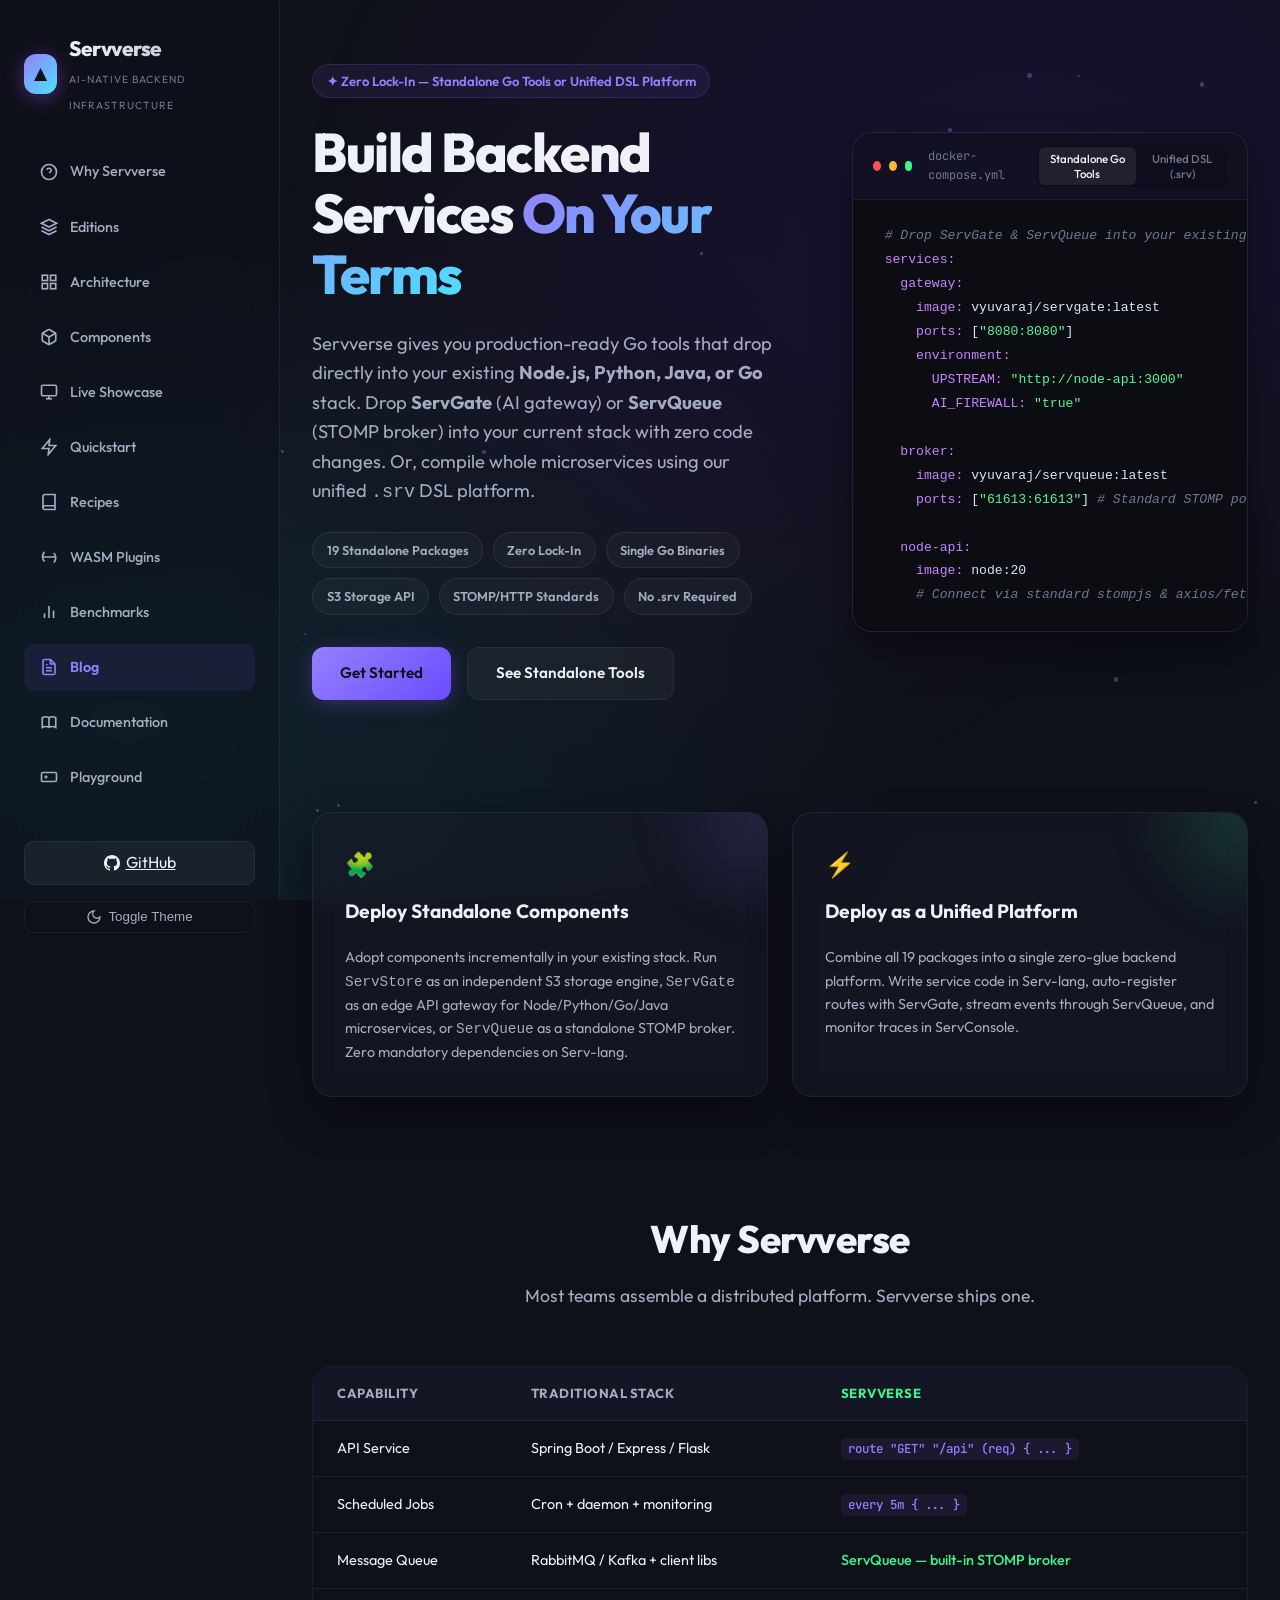
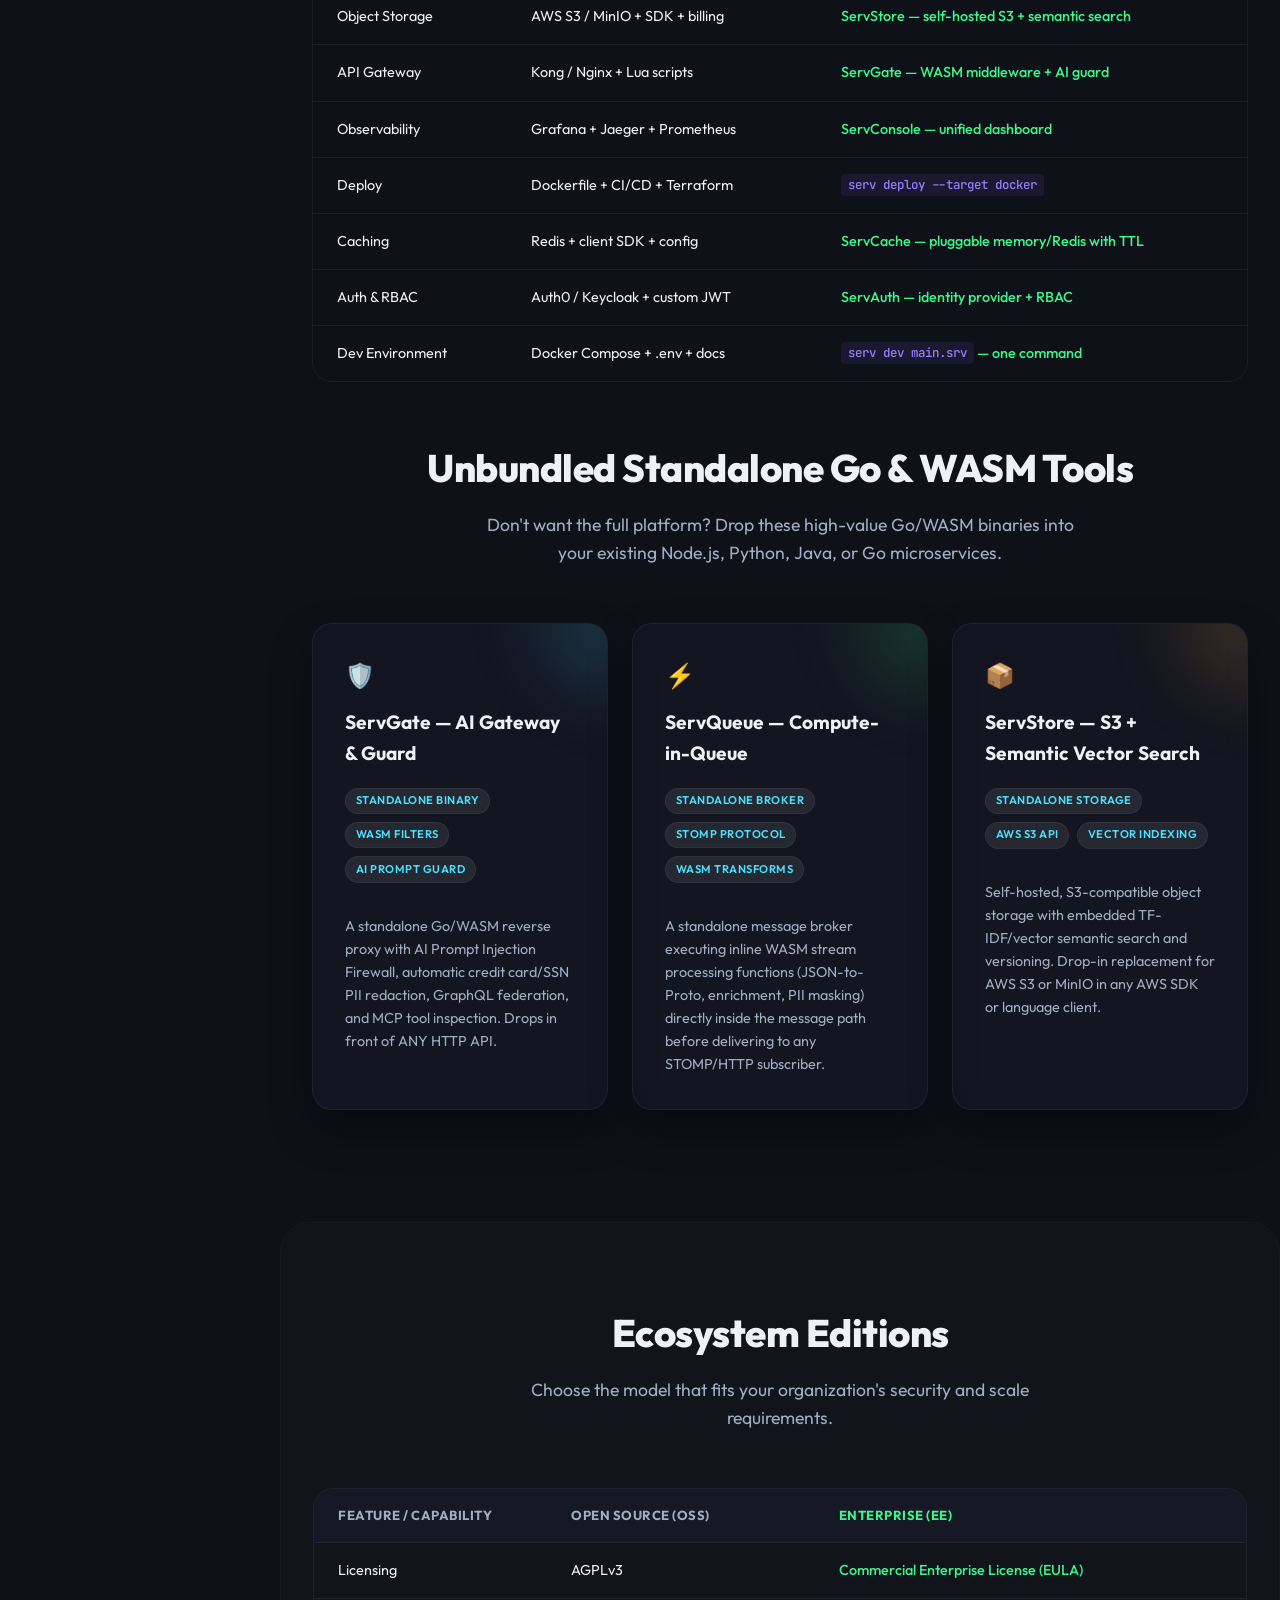
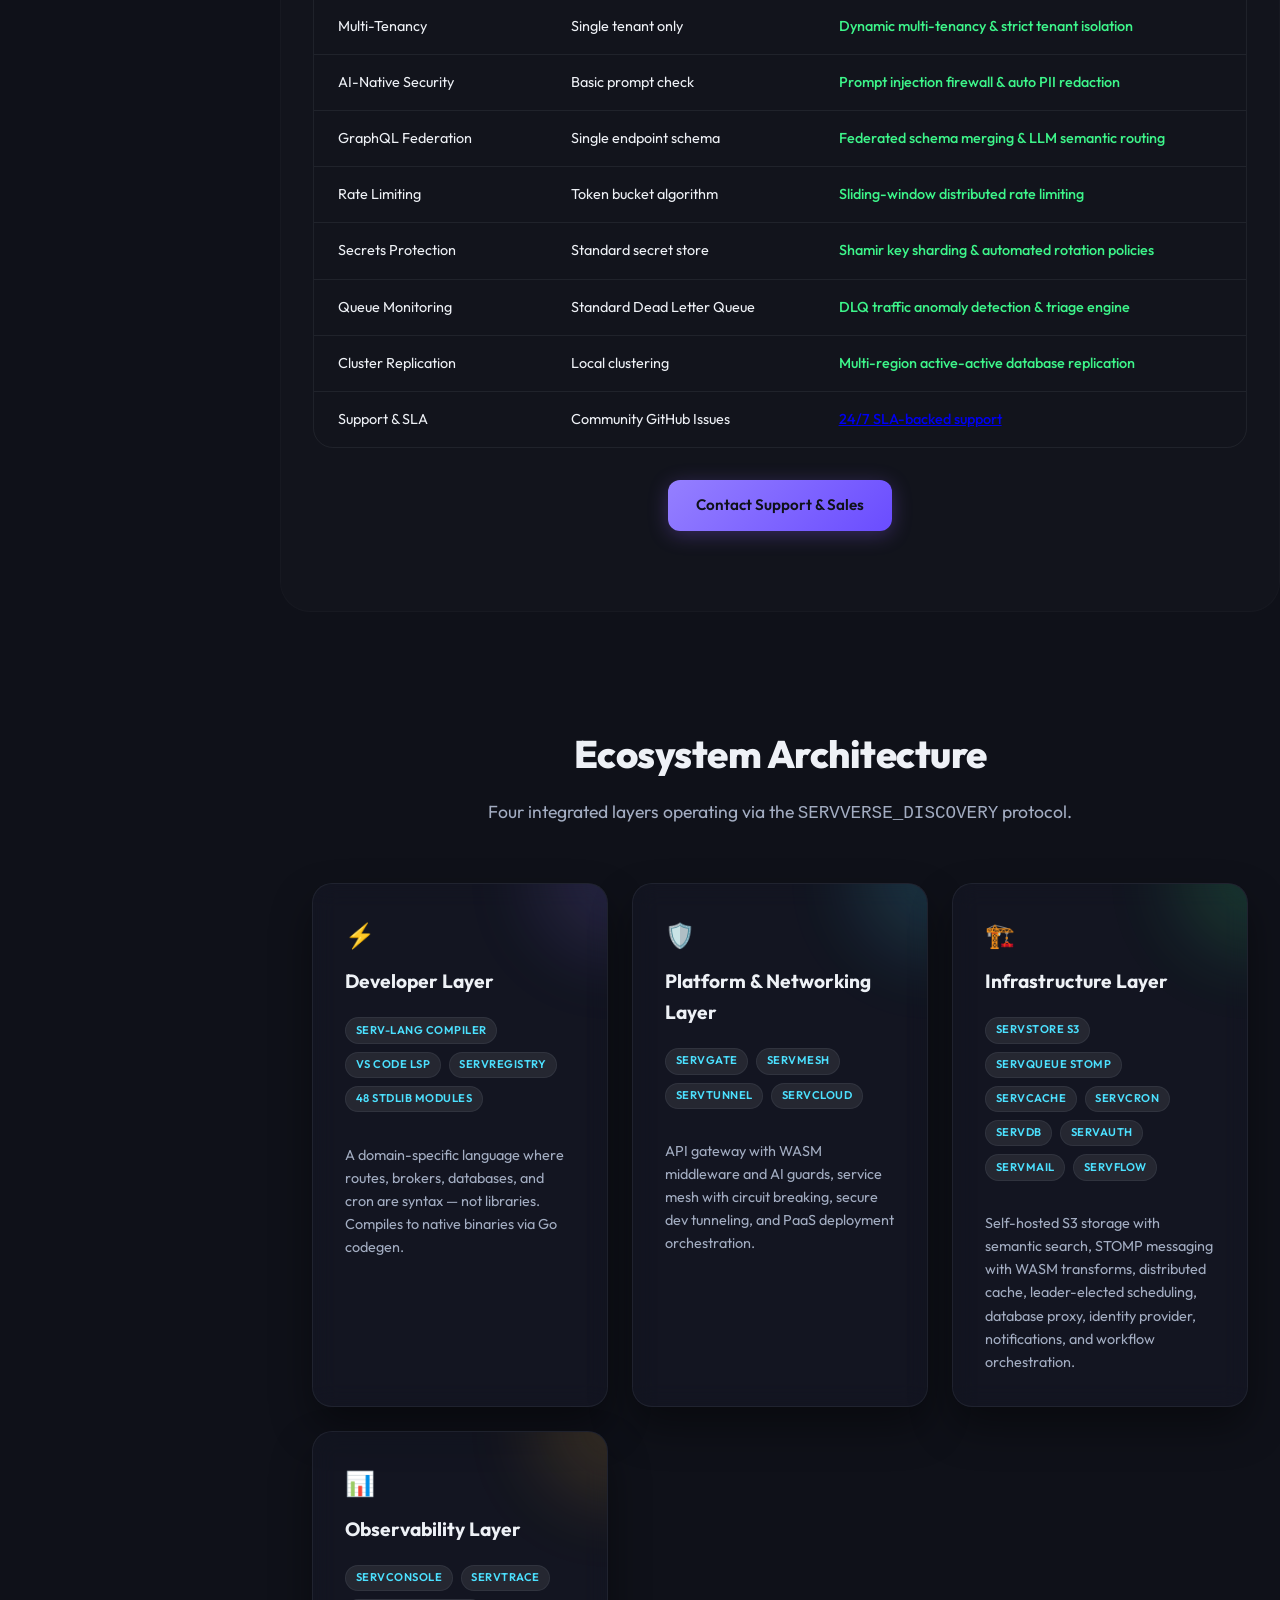
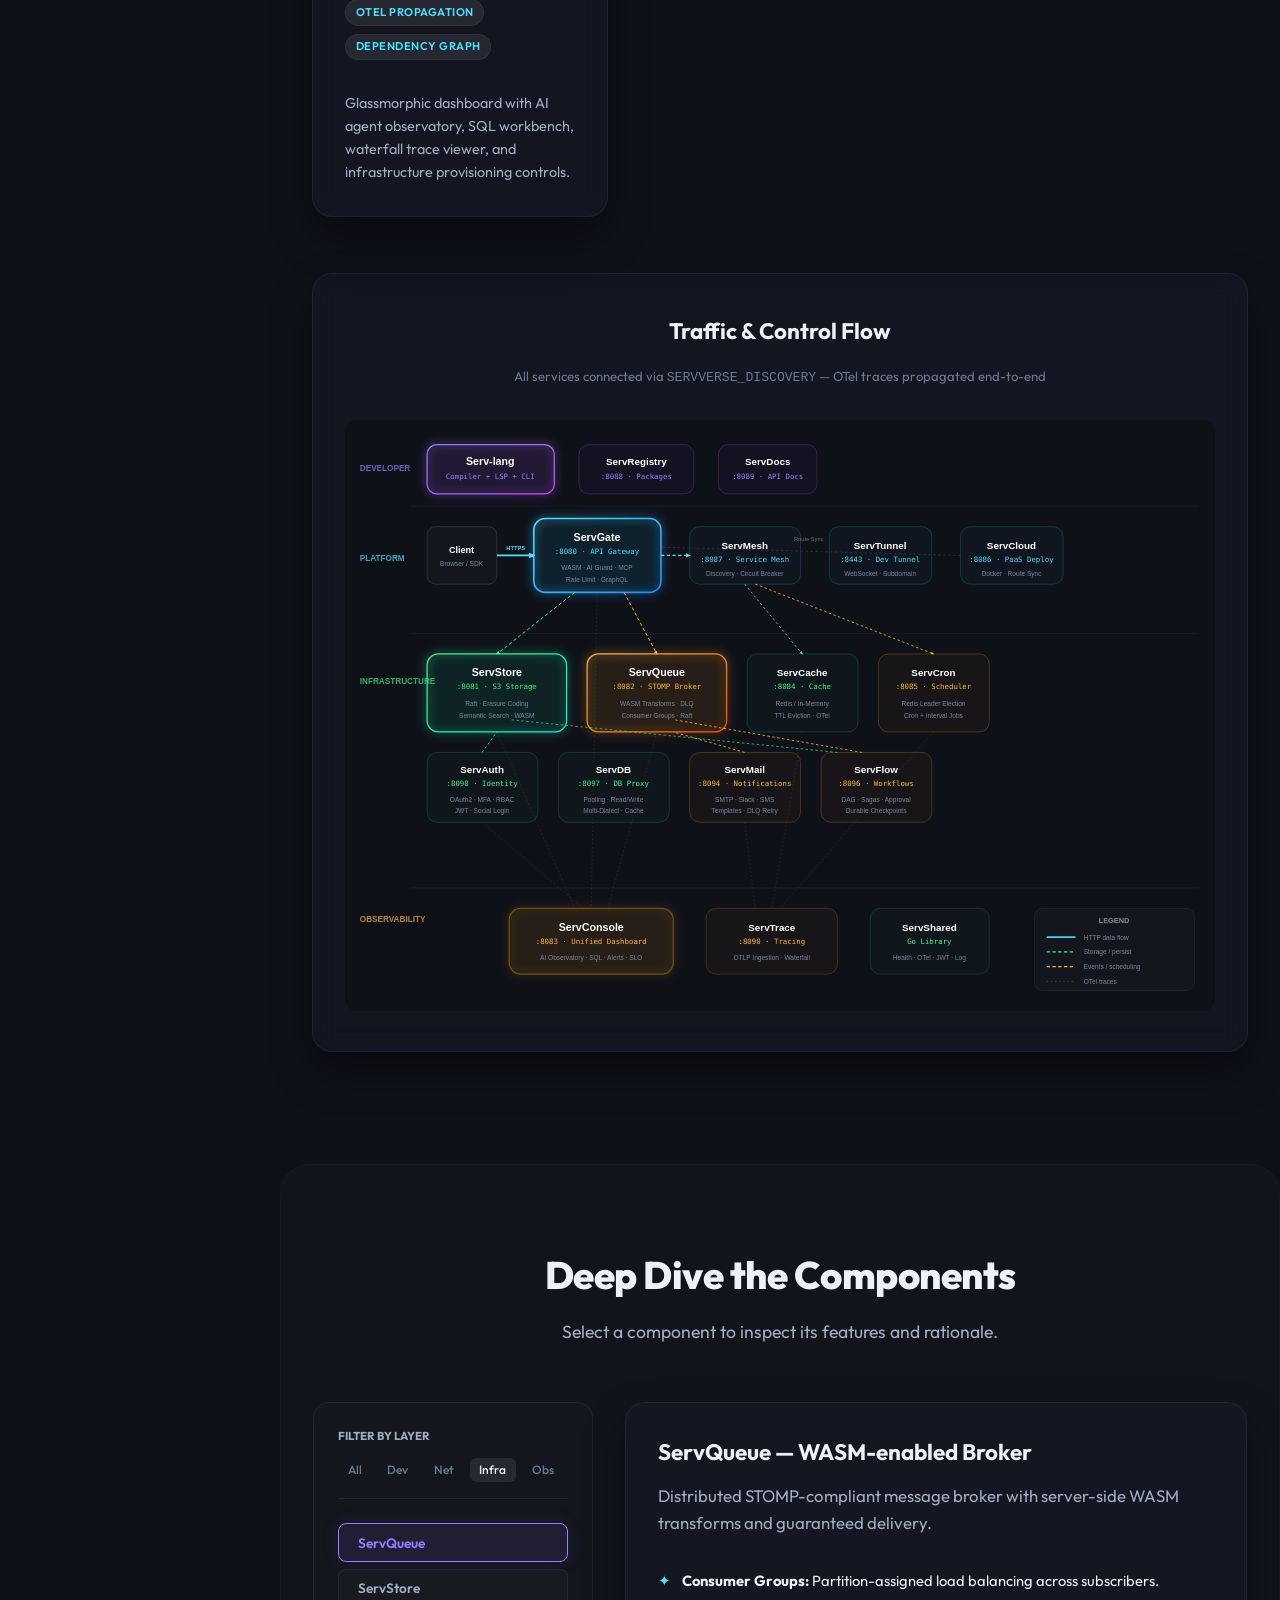
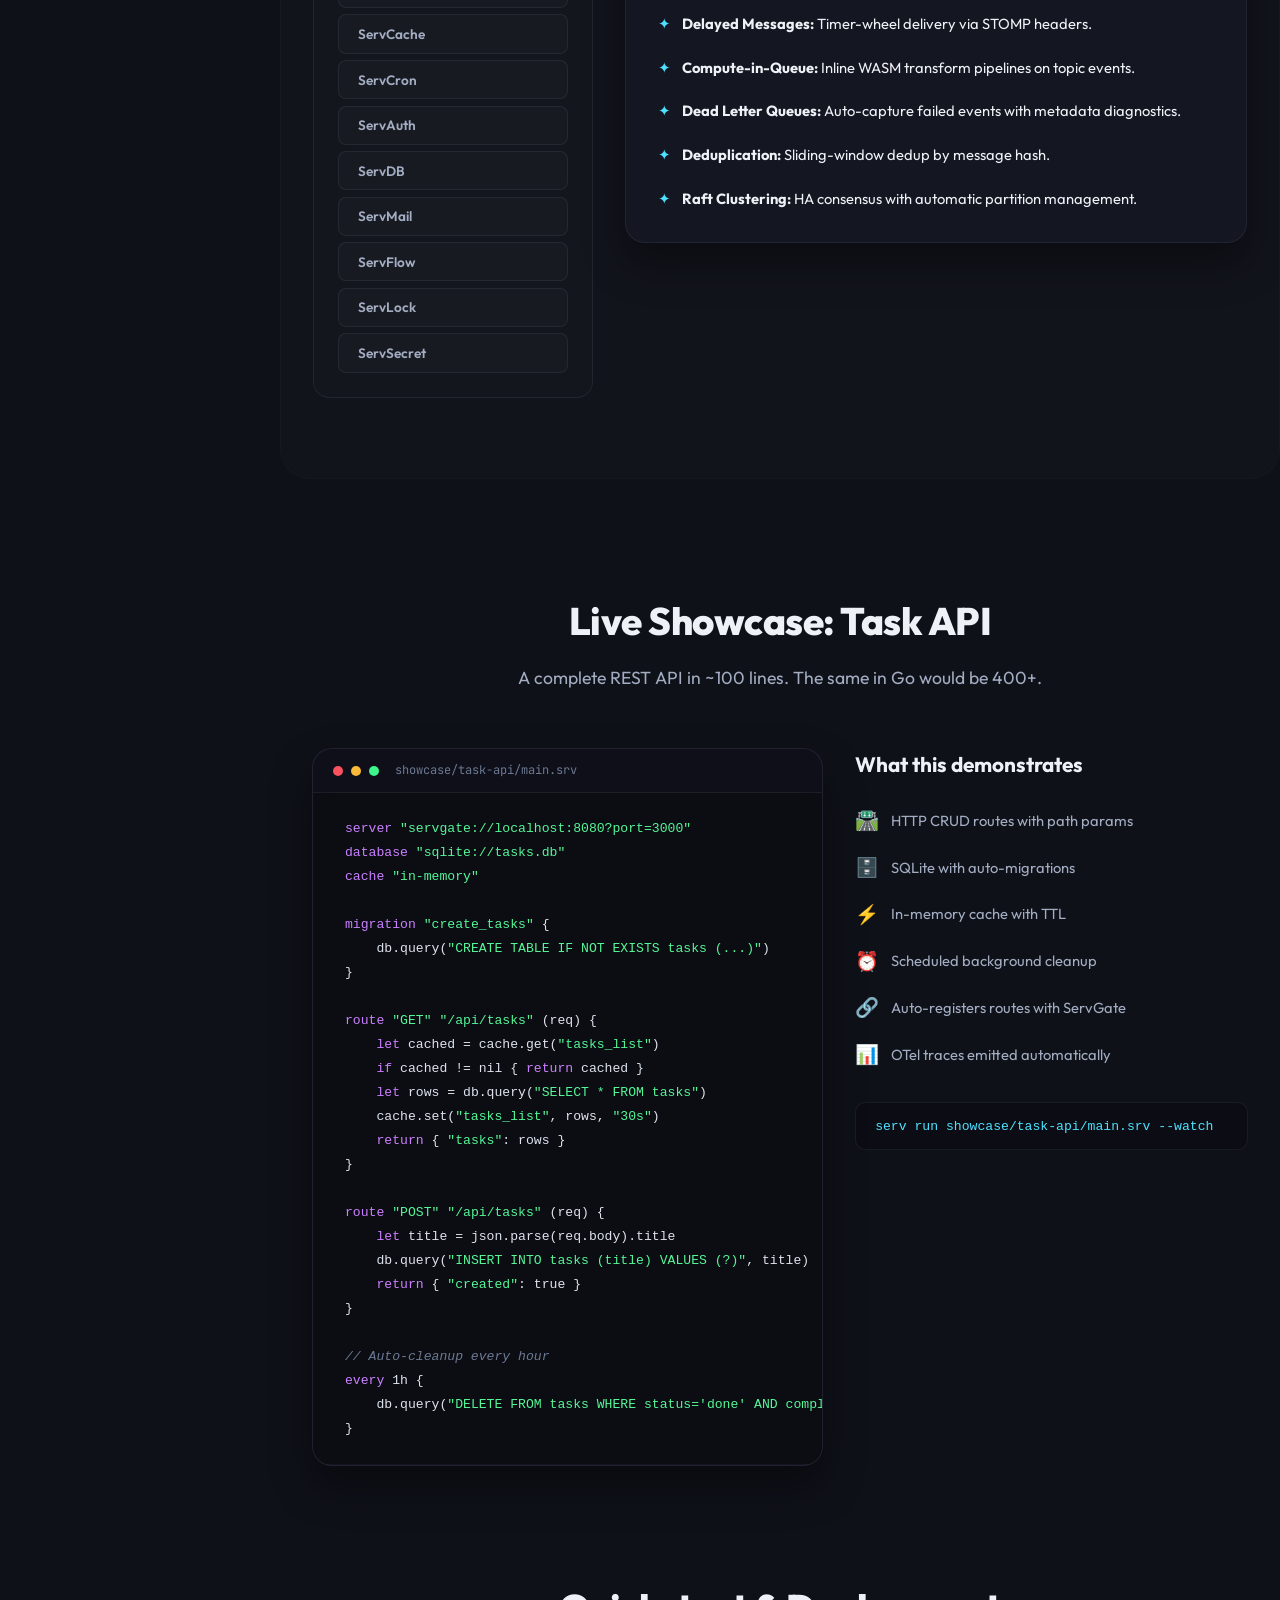
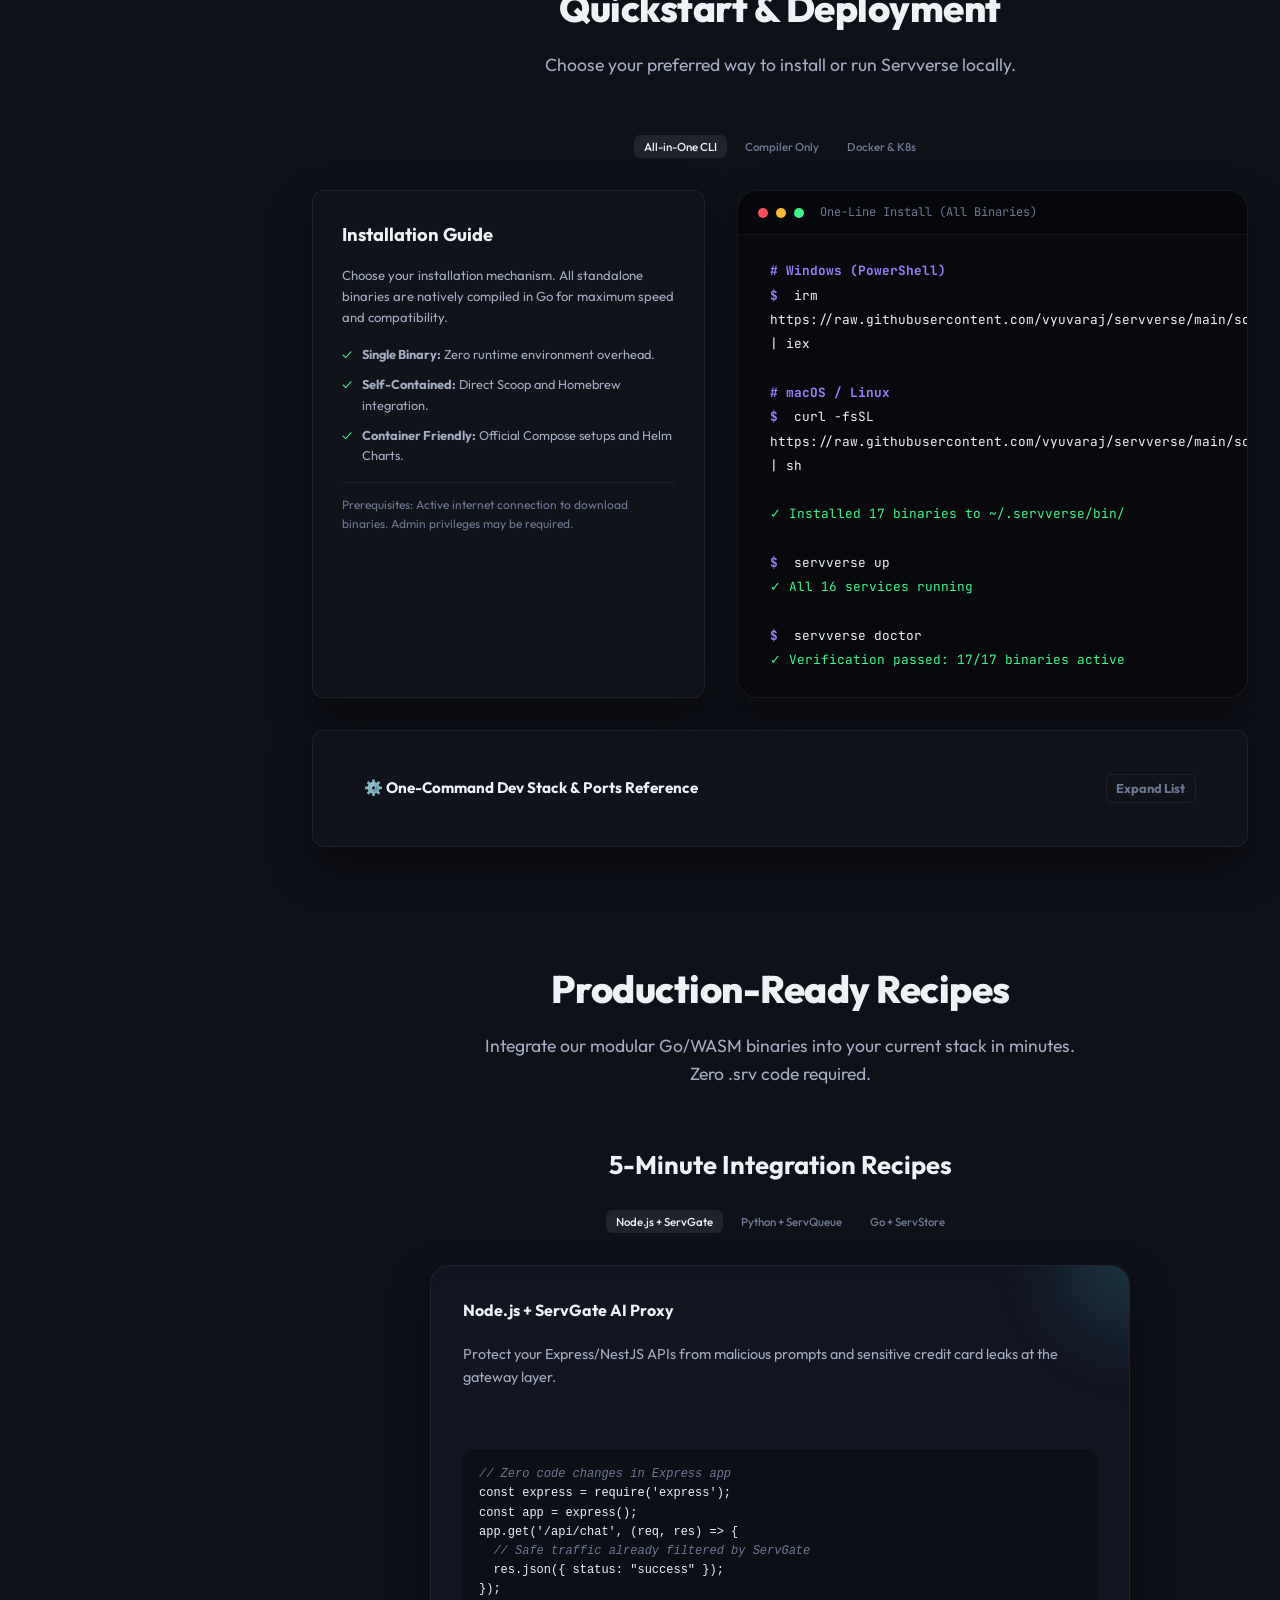
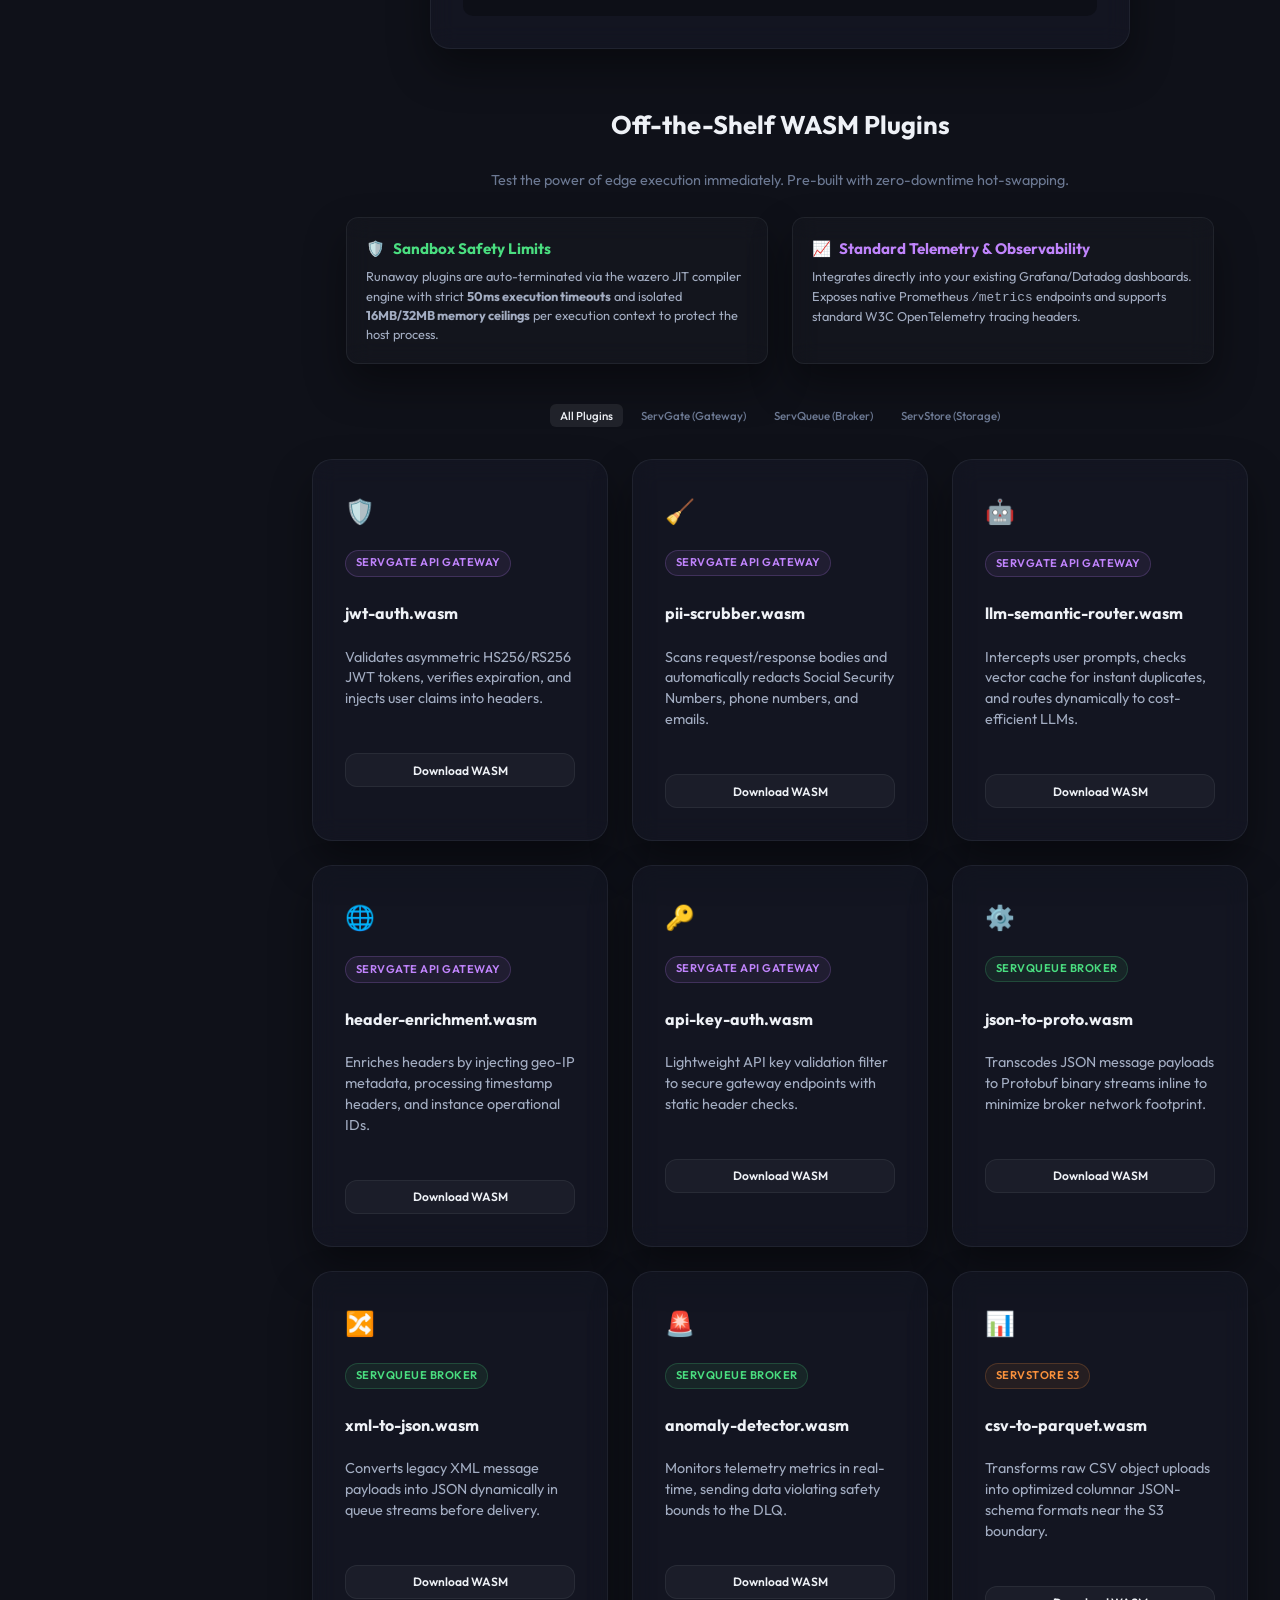
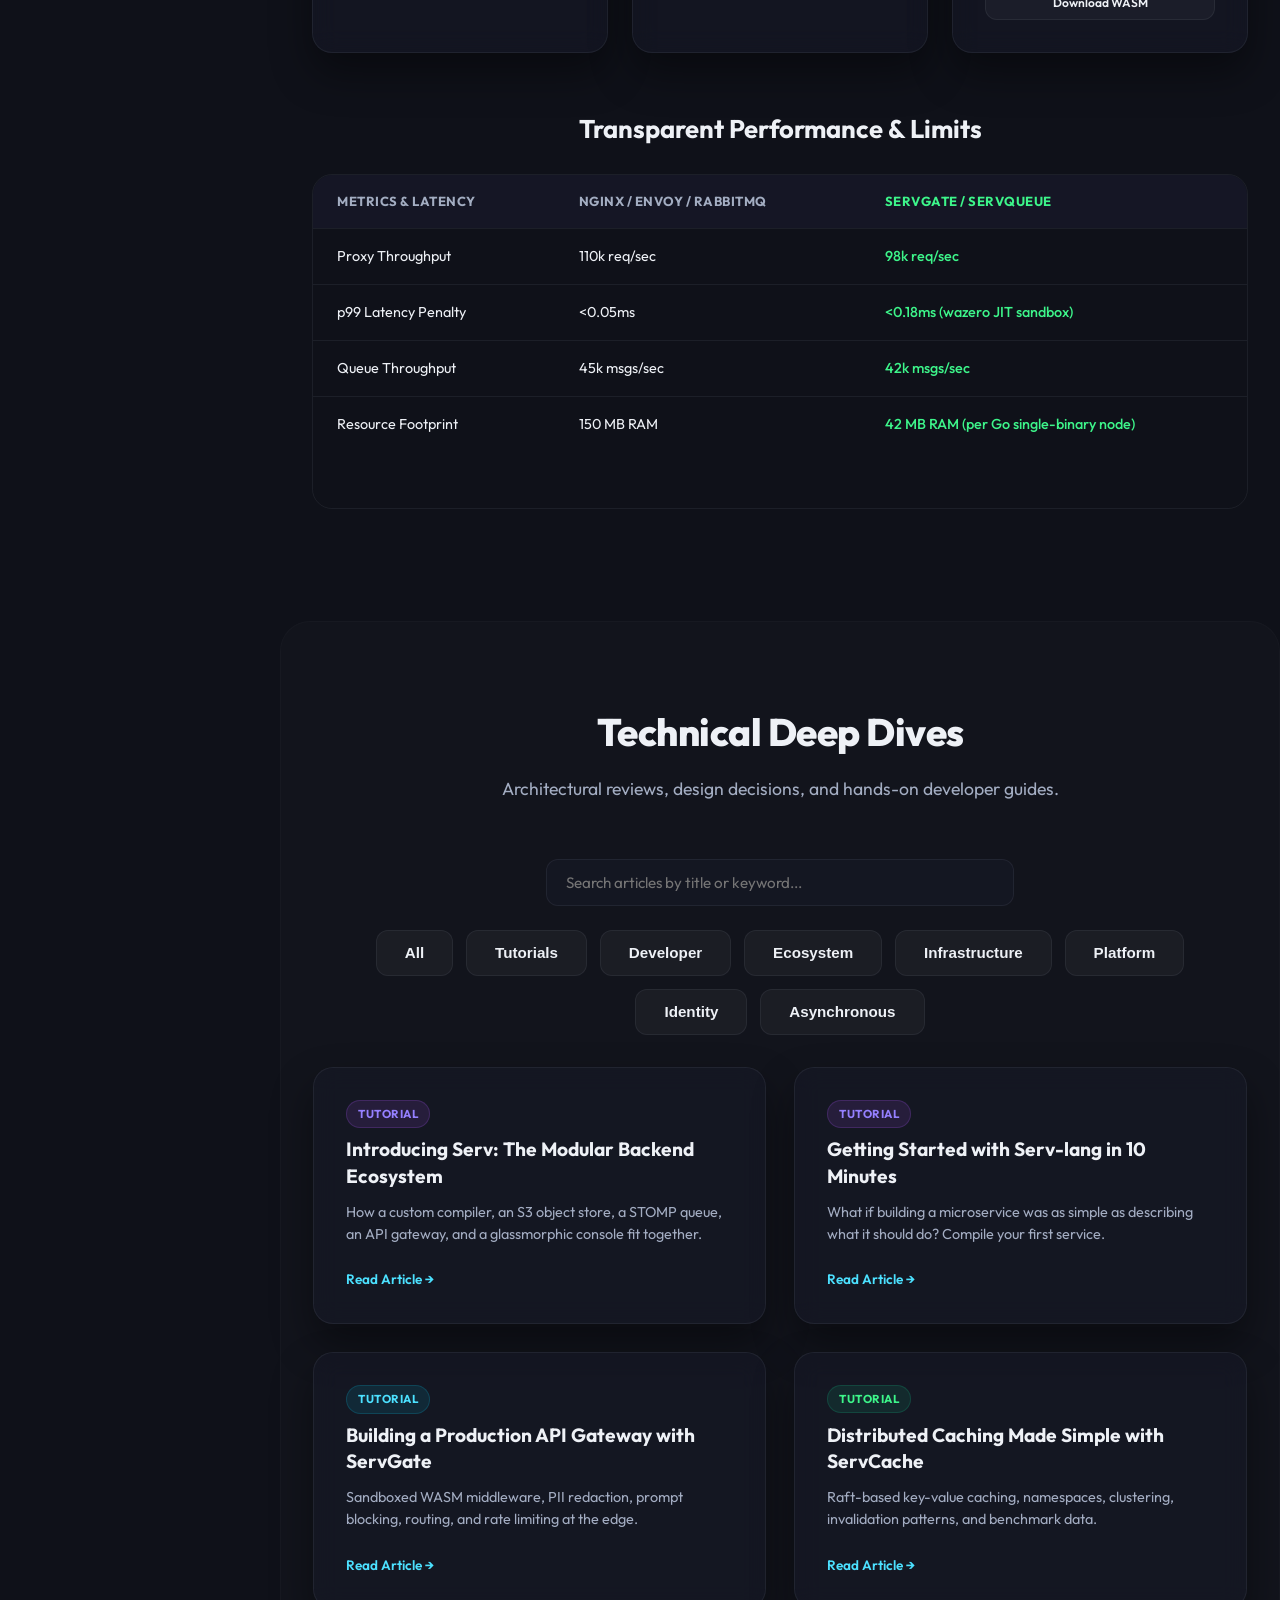
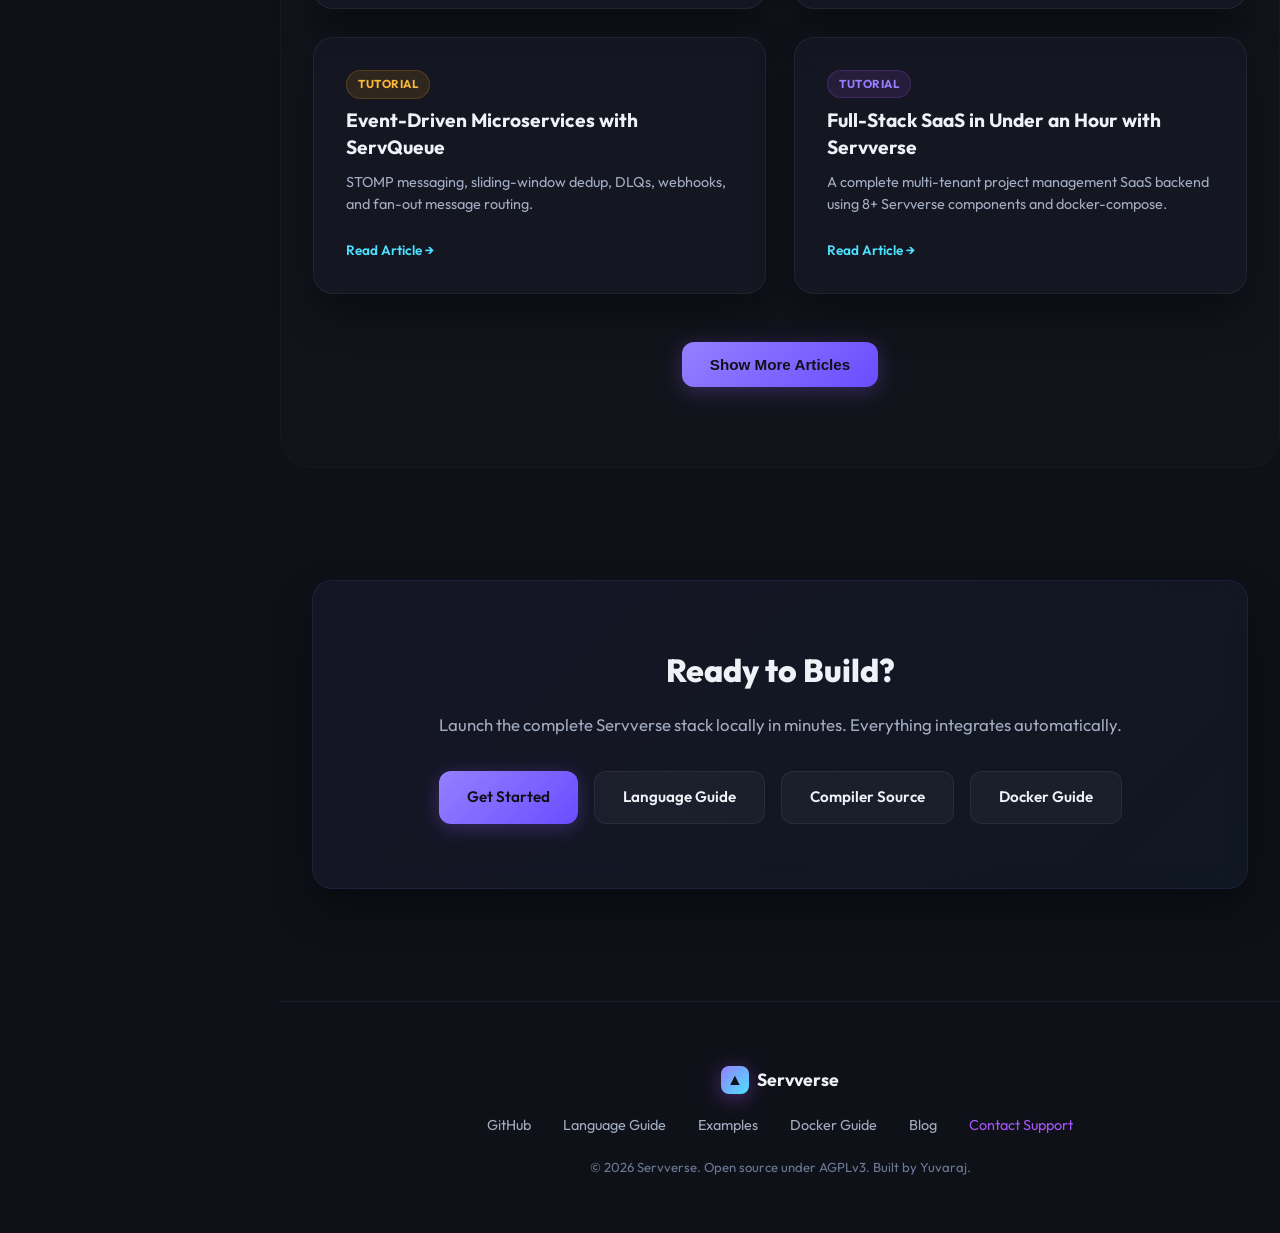
<file: index2.html>
<!DOCTYPE html>
<html lang="en">
<head>
  <meta charset="UTF-8">
  <meta name="viewport" content="width=device-width, initial-scale=1.0">
  <title>Servverse — The AI-Native Microservice Platform</title>
  <meta name="description" content="An integrated, self-hostable backend platform. Language + Gateway + Queues + Storage + Observability in one ecosystem.">
  <meta property="og:title" content="Servverse — AI-Native Microservice Platform">
  <meta property="og:description" content="Rethinking microservices from the compiler up. One coherent platform instead of dozens of tools.">
  <meta property="og:type" content="website">
  <meta property="og:url" content="https://vyuvaraj.github.io/servverse/">
  <meta property="og:image" content="https://vyuvaraj.github.io/servverse/og-image.png">
  <meta name="twitter:card" content="summary_large_image">
  <meta name="twitter:title" content="Servverse — AI-Native Microservice Platform">
  <meta name="twitter:description" content="Language + Gateway + Queues + Storage + Observability in one open ecosystem.">
  <meta name="twitter:image" content="https://vyuvaraj.github.io/servverse/og-image.png">
  <meta name="keywords" content="microservices, backend platform, API gateway, message broker, object storage, WebAssembly, WASM, observability, DSL, compiler, Go, self-hosted">
  <meta name="author" content="Yuvaraj">
  <link rel="canonical" href="https://vyuvaraj.github.io/servverse/">
  <script type="application/ld+json">
  {
    "@context": "https://schema.org",
    "@type": "SoftwareApplication",
    "name": "Servverse",
    "description": "An integrated, self-hostable backend platform with a custom language, API gateway, message broker, object storage, and observability dashboard.",
    "applicationCategory": "DeveloperApplication",
    "operatingSystem": "Windows, macOS, Linux",
    "url": "https://vyuvaraj.github.io/servverse/",
    "author": { "@type": "Person", "name": "Yuvaraj" },
    "license": "https://www.gnu.org/licenses/agpl-3.0.html",
    "offers": { "@type": "Offer", "price": "0", "priceCurrency": "USD" }
  }
  </script>
  <link rel="icon" href="data:image/svg+xml,<svg xmlns='http://www.w3.org/2000/svg' viewBox='0 0 100 100'><text y='.9em' font-size='90'>▲</text></svg>">
  <link rel="preconnect" href="https://fonts.googleapis.com">
  <link rel="preconnect" href="https://fonts.gstatic.com" crossorigin>
  <link href="https://fonts.googleapis.com/css2?family=Outfit:wght@300;400;500;600;700;800&family=JetBrains+Mono:wght@400;500&display=swap" rel="stylesheet">
  <link rel="stylesheet" href="styles.css">
</head>
<body>
  <a href="#architecture" class="skip-link">Skip to content</a>
  <div class="aurora-bg"></div>
  <div class="particles" id="particles"></div>

  <!-- Left Hand Navigation Sidebar -->
  <aside class="sidebar" id="sidebar">
    <a href="index2.html" class="logo-area" aria-label="Servverse home" style="margin-bottom:2rem;">
      <div class="logo-icon">▲</div>
      <div class="logo-text">
        <h1 style="font-size:1.3rem;">Servverse</h1>
        <span style="font-size:0.65rem;">AI-Native Backend Infrastructure</span>
      </div>
    </a>
    <nav class="sidebar-links" role="navigation" aria-label="Main navigation">
      <a href="#why" class="sidebar-link active">
        <svg viewBox="0 0 24 24"><circle cx="12" cy="12" r="10"></circle><path d="M9.09 9a3 3 0 0 1 5.83 1c0 2-3 3-3 3"></path><line x1="12" y1="17" x2="12.01" y2="17"></line></svg>
        Why Servverse
      </a>
      <a href="#editions" class="sidebar-link">
        <svg viewBox="0 0 24 24"><path d="M12 2L2 7l10 5 10-5-10-5zM2 17l10 5 10-5M2 12l10 5 10-5"></path></svg>
        Editions
      </a>
      <a href="#architecture" class="sidebar-link">
        <svg viewBox="0 0 24 24"><rect x="3" y="3" width="7" height="7"></rect><rect x="14" y="3" width="7" height="7"></rect><rect x="14" y="14" width="7" height="7"></rect><rect x="3" y="14" width="7" height="7"></rect></svg>
        Architecture
      </a>
      <a href="#components" class="sidebar-link">
        <svg viewBox="0 0 24 24"><path d="M21 16V8a2 2 0 0 0-1-1.73l-7-4a2 2 0 0 0-2 0l-7 4A2 2 0 0 0 3 8v8a2 2 0 0 0 1 1.73l7 4a2 2 0 0 0 2 0l7-4A2 2 0 0 0 21 16z"></path><polyline points="3.27 6.96 12 12.01 20.73 6.96"></polyline><line x1="12" y1="22.08" x2="12" y2="12"></line></svg>
        Components
      </a>
      <a href="#showcase" class="sidebar-link">
        <svg viewBox="0 0 24 24"><rect x="2" y="3" width="20" height="14" rx="2" ry="2"></rect><line x1="8" y1="21" x2="16" y2="21"></line><line x1="12" y1="17" x2="12" y2="21"></line></svg>
        Live Showcase
      </a>
      <a href="#quickstart" class="sidebar-link">
        <svg viewBox="0 0 24 24"><polygon points="13 2 3 14 12 14 11 22 21 10 12 10 13 2"></polygon></svg>
        Quickstart
      </a>
      <a href="#recipes" class="sidebar-link">
        <svg viewBox="0 0 24 24"><path d="M4 19.5A2.5 2.5 0 0 1 6.5 17H20"></path><path d="M6.5 2H20v20H6.5A2.5 2.5 0 0 1 4 19.5v-15A2.5 2.5 0 0 1 6.5 2z"></path></svg>
        Recipes
      </a>
      <a href="#wasm-plugins" class="sidebar-link">
        <svg viewBox="0 0 24 24"><path d="M18.36 6.64a9 9 0 0 1 0 12.73M6.01 18a9 9 0 0 1 0-12.73M21 12H3"></path></svg>
        WASM Plugins
      </a>
      <a href="#benchmarks" class="sidebar-link">
        <svg viewBox="0 0 24 24"><line x1="18" y1="20" x2="18" y2="10"></line><line x1="12" y1="20" x2="12" y2="4"></line><line x1="6" y1="20" x2="6" y2="14"></line></svg>
        Benchmarks
      </a>
      <a href="#blog" class="sidebar-link">
        <svg viewBox="0 0 24 24"><path d="M14 2H6a2 2 0 0 0-2 2v16a2 2 0 0 0 2 2h12a2 2 0 0 0 2-2V8z"></path><polyline points="14 2 14 8 20 8"></polyline><line x1="16" y1="13" x2="8" y2="13"></line><line x1="16" y1="17" x2="8" y2="17"></line><polyline points="10 9 9 9 8 9"></polyline></svg>
        Blog
      </a>
      <a href="https://github.com/vyuvaraj/servverse/blob/main/docs/index.md" target="_blank" rel="noopener" class="sidebar-link">
        <svg viewBox="0 0 24 24"><path d="M12 6.253v13m0-13C10.832 5.477 9.246 5 7.5 5S4.168 5.477 3 6.253v13C4.168 18.477 5.754 18 7.5 18s3.332.477 4.5 1.253m0-13C13.168 5.477 14.754 5 16.5 5c1.747 0 3.332.477 4.5 1.253v13C19.832 18.477 18.247 18 16.5 18c-1.746 0-3.332.477-4.5 1.253"></path></svg>
        Documentation
      </a>
      <a href="https://vyuvaraj.github.io/servverse/playground/" target="_blank" rel="noopener" class="sidebar-link">
        <svg viewBox="0 0 24 24"><rect x="2" y="6" width="20" height="12" rx="2"></rect><path d="M6 12h4M8 10v4M15 11h.01M18 13h.01"></path></svg>
        Playground
      </a>
      
      <div style="margin-top:auto; padding-top:2rem; display:flex; flex-direction:column; gap:1rem;">
        <a href="https://github.com/vyuvaraj/serv" class="github-btn" target="_blank" rel="noopener" style="justify-content:center; width:100%;">
          <svg width="16" height="16" fill="currentColor" viewBox="0 0 16 16" style="margin-right:6px"><path d="M8 0C3.58 0 0 3.58 0 8c0 3.54 2.29 6.53 5.47 7.59.4.07.55-.17.55-.38 0-.19-.01-.82-.01-1.49-2.01.37-2.53-.49-2.69-.94-.09-.23-.48-.94-.82-1.13-.28-.15-.68-.52-.01-.53.63-.01 1.08.58 1.23.82.72 1.21 1.87.87 2.33.66.07-.52.28-.87.51-1.07-1.78-.2-3.64-.89-3.64-3.95 0-.87.31-1.59.82-2.15-.08-.2-.36-1.02.08-2.12 0 0 .67-.21 2.2.82.64-.18 1.32-.27 2-.27.68 0 1.36.09 2 .27 1.53-1.04 2.2-.82 2.2-.82.44 1.1.16 1.92.08 2.12.51.56.82 1.27.82 2.15 0 3.07-1.87 3.75-3.65 3.95.29.25.54.73.54 1.48 0 1.07-.01 1.93-.01 2.2 0 .21.15.46.55.38A8.013 8.013 0 0016 8c0-4.42-3.58-8-8-8z"/></svg>
          GitHub
        </a>
        <button id="theme-toggle-sidebar" class="theme-toggle-btn" aria-label="Toggle theme" style="justify-content:center; width:100%;">
          <svg class="sun-icon" viewBox="0 0 24 24" fill="none" stroke="currentColor" stroke-width="2" style="width:16px;height:16px;margin-right:6px"><circle cx="12" cy="12" r="4"/><path d="M12 2v2M12 20v2M4.93 4.93l1.41 1.41M17.66 17.66l1.41 1.41M2 12h2M20 12h2M6.34 17.66l-1.41 1.41M19.07 4.93l-1.41 1.41"/></svg>
          <svg class="moon-icon" viewBox="0 0 24 24" fill="none" stroke="currentColor" stroke-width="2" style="width:16px;height:16px;margin-right:6px"><path d="M12 3a6 6 0 0 0 9 9 9 9 0 1 1-9-9Z"/></svg>
          Toggle Theme
        </button>
      </div>
    </nav>
  </aside>

  <!-- Mobile Top Bar -->
  <header class="mobile-navbar">
    <a href="index2.html" class="logo-area" aria-label="Servverse home">
      <div class="logo-icon" style="font-size:1.2rem;">▲</div>
      <div class="logo-text">
        <h1 style="font-size:1rem;margin:0;">Servverse</h1>
      </div>
    </a>
    <button class="mobile-toggle" id="mobile-toggle" aria-label="Toggle navigation">
      <span></span><span></span><span></span>
    </button>
  </header>

  <!-- Main content wrapped for LHN side-margins -->
  <main class="main-content-layout">

  <!-- Hero Section -->
  <section class="hero">
    <div class="hero-content reveal">
      <div class="badge-pill">✦ Zero Lock-In — Standalone Go Tools or Unified DSL Platform</div>
      <h1>Build Backend Services <span class="gradient-text">On Your Terms</span></h1>
      <p>Servverse gives you production-ready Go tools that drop directly into your existing <strong>Node.js, Python, Java, or Go</strong> stack. Drop <strong>ServGate</strong> (AI gateway) or <strong>ServQueue</strong> (STOMP broker) into your current stack with zero code changes. Or, compile whole microservices using our unified <code>.srv</code> DSL platform.</p>
      <div class="stats-row">
        <div class="stat-pill">19 Standalone Packages</div>
        <div class="stat-pill">Zero Lock-In</div>
        <div class="stat-pill">Single Go Binaries</div>
        <div class="stat-pill">S3 Storage API</div>
        <div class="stat-pill">STOMP/HTTP Standards</div>
        <div class="stat-pill">No .srv Required</div>
      </div>
      <div class="hero-actions">
        <a href="#quickstart" class="btn btn-primary">Get Started</a>
        <a href="#architecture" class="btn btn-secondary">See Standalone Tools</a>
      </div>
    </div>
    <div class="hero-visual glass-card reveal">
      <div class="visual-header">
        <div class="window-dot red"></div>
        <div class="window-dot yellow"></div>
        <div class="window-dot green"></div>
        <span class="window-title" id="hero-filename">docker-compose.yml</span>
        <div class="visual-tabs">
          <button class="visual-tab-btn active" onclick="switchHeroTab('standalone')">Standalone Go Tools</button>
          <button class="visual-tab-btn" onclick="switchHeroTab('unified')">Unified DSL (.srv)</button>
        </div>
      </div>
      
      <!-- Standalone Code Visual -->
      <pre id="code-standalone"><code><span class="cmt"># Drop ServGate & ServQueue into your existing Node/Python stack</span>
<span class="kw">services:</span>
  <span class="kw">gateway:</span>
    <span class="kw">image:</span> vyuvaraj/servgate:latest
    <span class="kw">ports:</span> [<span class="str">"8080:8080"</span>]
    <span class="kw">environment:</span>
      <span class="kw">UPSTREAM:</span> <span class="str">"http://node-api:3000"</span>
      <span class="kw">AI_FIREWALL:</span> <span class="str">"true"</span>

  <span class="kw">broker:</span>
    <span class="kw">image:</span> vyuvaraj/servqueue:latest
    <span class="kw">ports:</span> [<span class="str">"61613:61613"</span>] <span class="cmt"># Standard STOMP port</span>

  <span class="kw">node-api:</span>
    <span class="kw">image:</span> node:20
    <span class="cmt"># Connect via standard stompjs & axios/fetch</span></code></pre>

      <!-- Unified Code Visual -->
      <pre id="code-unified" class="hidden"><code><span class="kw">server</span> <span class="str">"8080"</span>
<span class="kw">broker</span> <span class="str">"servqueue://localhost:61613"</span>
<span class="kw">database</span> <span class="str">"sqlite://app.db"</span>

<span class="kw">every</span> 5s {
    <span class="kw">log.info</span>(<span class="str">"Healthcheck running..."</span>)
    <span class="kw">publish</span> <span class="str">"health.logs"</span> <span class="str">"System: OK"</span>
}

<span class="kw">route</span> <span class="str">"POST"</span> <span class="str">"/orders"</span> (req) {
    <span class="kw">let</span> order = req.body
    <span class="kw">publish</span> <span class="str">"orders"</span> order
    <span class="kw">return</span> { <span class="str">"status"</span>: <span class="str">"queued"</span> }
}

<span class="kw">subscribe</span> <span class="str">"orders"</span> (msg) {
    db.<span class="kw">exec</span>(<span class="str">"INSERT INTO orders VALUES (?)"</span>, msg)
}</code></pre>
  </section>

  <!-- Deployment Options -->
  <section class="section" style="padding-bottom: 0;">
    <div class="arch-grid reveal">
      <div class="arch-card glass-card">
        <div class="card-glow purple"></div>
        <div class="card-icon">🧩</div>
        <h3>Deploy Standalone Components</h3>
        <p>Adopt components incrementally in your existing stack. Run <code>ServStore</code> as an independent S3 storage engine, <code>ServGate</code> as an edge API gateway for Node/Python/Go/Java microservices, or <code>ServQueue</code> as a standalone STOMP broker. Zero mandatory dependencies on Serv-lang.</p>
      </div>
      <div class="arch-card glass-card">
        <div class="card-glow green"></div>
        <div class="card-icon">⚡</div>
        <h3>Deploy as a Unified Platform</h3>
        <p>Combine all 19 packages into a single zero-glue backend platform. Write service code in Serv-lang, auto-register routes with ServGate, stream events through ServQueue, and monitor traces in ServConsole.</p>
      </div>
    </div>
  </section>

  <!-- Why Servverse -->
  <section class="section" id="why">
    <div class="section-header reveal">
      <h2>Why Servverse</h2>
      <p>Most teams assemble a distributed platform. Servverse ships one.</p>
    </div>
    <div class="comparison-table reveal">
      <table>
        <thead>
          <tr>
            <th>Capability</th>
            <th>Traditional Stack</th>
            <th class="hl-col">Servverse</th>
          </tr>
        </thead>
        <tbody>
          <tr><td>API Service</td><td>Spring Boot / Express / Flask</td><td class="hl-col"><code>route "GET" "/api" (req) { ... }</code></td></tr>
          <tr><td>Scheduled Jobs</td><td>Cron + daemon + monitoring</td><td class="hl-col"><code>every 5m { ... }</code></td></tr>
          <tr><td>Message Queue</td><td>RabbitMQ / Kafka + client libs</td><td class="hl-col">ServQueue — built-in STOMP broker</td></tr>
          <tr><td>Object Storage</td><td>AWS S3 / MinIO + SDK + billing</td><td class="hl-col">ServStore — self-hosted S3 + semantic search</td></tr>
          <tr><td>API Gateway</td><td>Kong / Nginx + Lua scripts</td><td class="hl-col">ServGate — WASM middleware + AI guard</td></tr>
          <tr><td>Observability</td><td>Grafana + Jaeger + Prometheus</td><td class="hl-col">ServConsole — unified dashboard</td></tr>
          <tr><td>Deploy</td><td>Dockerfile + CI/CD + Terraform</td><td class="hl-col"><code>serv deploy --target docker</code></td></tr>
          <tr><td>Caching</td><td>Redis + client SDK + config</td><td class="hl-col">ServCache — pluggable memory/Redis with TTL</td></tr>
          <tr><td>Auth & RBAC</td><td>Auth0 / Keycloak + custom JWT</td><td class="hl-col">ServAuth — identity provider + RBAC</td></tr>
          <tr><td>Dev Environment</td><td>Docker Compose + .env + docs</td><td class="hl-col"><code>serv dev main.srv</code> — one command</td></tr>
        </tbody>
      </table>
    </div>

    <!-- Unbundled Standalone Tools Spotlight -->
    <div class="section-header reveal" style="margin-top: 3.5rem;">
      <h2>Unbundled Standalone Go & WASM Tools</h2>
      <p>Don't want the full platform? Drop these high-value Go/WASM binaries into your existing Node.js, Python, Java, or Go microservices.</p>
    </div>
    <div class="arch-grid reveal">
      <div class="arch-card glass-card">
        <div class="card-glow blue"></div>
        <div class="card-icon">🛡️</div>
        <h3>ServGate — AI Gateway & Guard</h3>
        <div class="pill-row"><div class="component-pill">Standalone Binary</div><div class="component-pill">WASM Filters</div><div class="component-pill">AI Prompt Guard</div></div>
        <p>A standalone Go/WASM reverse proxy with AI Prompt Injection Firewall, automatic credit card/SSN PII redaction, GraphQL federation, and MCP tool inspection. Drops in front of ANY HTTP API.</p>
      </div>
      <div class="arch-card glass-card">
        <div class="card-glow green"></div>
        <div class="card-icon">⚡</div>
        <h3>ServQueue — Compute-in-Queue</h3>
        <div class="pill-row"><div class="component-pill">Standalone Broker</div><div class="component-pill">STOMP Protocol</div><div class="component-pill">WASM Transforms</div></div>
        <p>A standalone message broker executing inline WASM stream processing functions (JSON-to-Proto, enrichment, PII masking) directly inside the message path before delivering to any STOMP/HTTP subscriber.</p>
      </div>
      <div class="arch-card glass-card">
        <div class="card-glow orange"></div>
        <div class="card-icon">📦</div>
        <h3>ServStore — S3 + Semantic Vector Search</h3>
        <div class="pill-row"><div class="component-pill">Standalone Storage</div><div class="component-pill">AWS S3 API</div><div class="component-pill">Vector Indexing</div></div>
        <p>Self-hosted, S3-compatible object storage with embedded TF-IDF/vector semantic search and versioning. Drop-in replacement for AWS S3 or MinIO in any AWS SDK or language client.</p>
      </div>
    </div>
  </section>

  <!-- Editions Section -->
  <section id="editions" class="section alt-bg">
    <div class="section-header reveal">
      <h2>Ecosystem Editions</h2>
      <p>Choose the model that fits your organization's security and scale requirements.</p>
    </div>
    <div class="comparison-table reveal">
      <table>
        <thead>
          <tr>
            <th>Feature / Capability</th>
            <th>Open Source (OSS)</th>
            <th class="hl-col">Enterprise (EE)</th>
          </tr>
        </thead>
        <tbody>
          <tr><td>Licensing</td><td>AGPLv3</td><td class="hl-col">Commercial Enterprise License (EULA)</td></tr>
          <tr><td>Multi-Tenancy</td><td>Single tenant only</td><td class="hl-col">Dynamic multi-tenancy & strict tenant isolation</td></tr>
          <tr><td>AI-Native Security</td><td>Basic prompt check</td><td class="hl-col">Prompt injection firewall & auto PII redaction</td></tr>
          <tr><td>GraphQL Federation</td><td>Single endpoint schema</td><td class="hl-col">Federated schema merging & LLM semantic routing</td></tr>
          <tr><td>Rate Limiting</td><td>Token bucket algorithm</td><td class="hl-col">Sliding-window distributed rate limiting</td></tr>
          <tr><td>Secrets Protection</td><td>Standard secret store</td><td class="hl-col">Shamir key sharding & automated rotation policies</td></tr>
          <tr><td>Queue Monitoring</td><td>Standard Dead Letter Queue</td><td class="hl-col">DLQ traffic anomaly detection & triage engine</td></tr>
          <tr><td>Cluster Replication</td><td>Local clustering</td><td class="hl-col">Multi-region active-active database replication</td></tr>
          <tr><td>Support & SLA</td><td>Community GitHub Issues</td><td class="hl-col"><a href="mailto:servverse@gmail.com?subject=Enterprise Edition Inquiry" class="table-link">24/7 SLA-backed support</a></td></tr>
        </tbody>
      </table>
    </div>
    <div class="editions-cta reveal" style="text-align:center; margin-top:2rem;">
      <a href="mailto:servverse@gmail.com?subject=Servverse Support / Enterprise Inquiry" class="btn btn-primary">Contact Support & Sales</a>
    </div>
  </section>

  <!-- Architecture Section -->
  <section id="architecture" class="section">
    <div class="section-header reveal">
      <h2>Ecosystem Architecture</h2>
      <p>Four integrated layers operating via the <code>SERVVERSE_DISCOVERY</code> protocol.</p>
    </div>

    <div class="arch-grid">
      <div class="arch-card glass-card reveal">
        <div class="card-glow purple"></div>
        <div class="card-icon">⚡</div>
        <h3>Developer Layer</h3>
        <div class="pill-row">
          <div class="component-pill">Serv-lang Compiler</div>
          <div class="component-pill">VS Code LSP</div>
          <div class="component-pill">ServRegistry</div>
          <div class="component-pill">48 Stdlib Modules</div>
        </div>
        <p>A domain-specific language where routes, brokers, databases, and cron are syntax — not libraries. Compiles to native binaries via Go codegen.</p>
      </div>
      <div class="arch-card glass-card reveal">
        <div class="card-glow blue"></div>
        <div class="card-icon">🛡️</div>
        <h3>Platform & Networking Layer</h3>
        <div class="pill-row">
          <div class="component-pill">ServGate</div>
          <div class="component-pill">ServMesh</div>
          <div class="component-pill">ServTunnel</div>
          <div class="component-pill">ServCloud</div>
        </div>
        <p>API gateway with WASM middleware and AI guards, service mesh with circuit breaking, secure dev tunneling, and PaaS deployment orchestration.</p>
      </div>
      <div class="arch-card glass-card reveal">
        <div class="card-glow green"></div>
        <div class="card-icon">🏗️</div>
        <h3>Infrastructure Layer</h3>
        <div class="pill-row">
          <div class="component-pill">ServStore S3</div>
          <div class="component-pill">ServQueue STOMP</div>
          <div class="component-pill">ServCache</div>
          <div class="component-pill">ServCron</div>
          <div class="component-pill">ServDB</div>
          <div class="component-pill">ServAuth</div>
          <div class="component-pill">ServMail</div>
          <div class="component-pill">ServFlow</div>
        </div>
        <p>Self-hosted S3 storage with semantic search, STOMP messaging with WASM transforms, distributed cache, leader-elected scheduling, database proxy, identity provider, notifications, and workflow orchestration.</p>
      </div>
      <div class="arch-card glass-card reveal">
        <div class="card-glow orange"></div>
        <div class="card-icon">📊</div>
        <h3>Observability Layer</h3>
        <div class="pill-row">
          <div class="component-pill">ServConsole</div>
          <div class="component-pill">ServTrace</div>
          <div class="component-pill">OTel Propagation</div>
          <div class="component-pill">Dependency Graph</div>
        </div>
        <p>Glassmorphic dashboard with AI agent observatory, SQL workbench, waterfall trace viewer, and infrastructure provisioning controls.</p>
      </div>
    </div>

    <!-- Architecture Flow Diagram -->
    <div class="arch-diagram-container glass-card reveal">
      <h3 style="text-align:center;margin-bottom:1rem;font-size:1.4rem;font-weight:700;">Traffic & Control Flow</h3>
      <p style="text-align:center;color:var(--text-muted);font-size:0.82rem;margin-bottom:2rem;">All services connected via <code>SERVVERSE_DISCOVERY</code> — OTel traces propagated end-to-end</p>
      <img src="arch-diagram.svg" alt="Complete Servverse architecture diagram showing all 16 services across 4 layers: Developer tools, Platform and networking, Infrastructure data stores, and Observability" class="arch-svg" style="width:100%;max-width:960px;height:auto;" loading="lazy">
    </div>
  </section>

  <!-- Components Deep Dive -->
  <section id="components" class="section alt-bg">
    <div class="section-header reveal">
      <h2>Deep Dive the Components</h2>
      <p>Select a component to inspect its features and rationale.</p>
    </div>
    <div class="tab-system reveal">
      <div class="tab-sidebar-menu">
        <!-- Category selector to narrow down the 18 components -->
        <div style="display:flex; flex-direction:column; gap:0.5rem; border-bottom:1px solid var(--border-glass); padding-bottom:1rem;">
          <span style="font-size:0.72rem; font-weight:700; text-transform:uppercase; color:var(--text-secondary); margin-bottom:0.25rem;">Filter by Layer</span>
          <div style="display:flex; gap:0.4rem; flex-wrap:wrap;">
            <button class="visual-tab-btn" id="cat-btn-all" onclick="filterCompCategory('all')" style="font-size:0.75rem; padding:0.3rem 0.6rem;">All</button>
            <button class="visual-tab-btn" id="cat-btn-dev" onclick="filterCompCategory('dev')" style="font-size:0.75rem; padding:0.3rem 0.6rem;">Dev</button>
            <button class="visual-tab-btn" id="cat-btn-net" onclick="filterCompCategory('net')" style="font-size:0.75rem; padding:0.3rem 0.6rem;">Net</button>
            <button class="visual-tab-btn active" id="cat-btn-infra" onclick="filterCompCategory('infra')" style="font-size:0.75rem; padding:0.3rem 0.6rem;">Infra</button>
            <button class="visual-tab-btn" id="cat-btn-obs" onclick="filterCompCategory('obs')" style="font-size:0.75rem; padding:0.3rem 0.6rem;">Obs</button>
          </div>
        </div>

        <div class="tab-buttons" id="comp-tab-buttons" role="tablist" aria-label="Component details">
          <button class="tab-btn active" data-category="dev" data-target="serv-lang">Serv-lang</button>
          <button class="tab-btn" data-category="net" data-target="servgate">ServGate</button>
          <button class="tab-btn" data-category="net" data-target="servmesh">ServMesh</button>
          <button class="tab-btn" data-category="infra" data-target="servqueue">ServQueue</button>
          <button class="tab-btn" data-category="infra" data-target="servstore">ServStore</button>
          <button class="tab-btn" data-category="infra" data-target="servcache">ServCache</button>
          <button class="tab-btn" data-category="obs" data-target="servconsole">ServConsole</button>
          <button class="tab-btn" data-category="dev" data-target="servregistry">ServRegistry</button>
          <button class="tab-btn" data-category="net" data-target="servtunnel">ServTunnel</button>
          <button class="tab-btn" data-category="net" data-target="servcloud">ServCloud</button>
          <button class="tab-btn" data-category="infra" data-target="servcron">ServCron</button>
          <button class="tab-btn" data-category="obs" data-target="servtrace">ServTrace</button>
          <button class="tab-btn" data-category="infra" data-target="servauth">ServAuth</button>
          <button class="tab-btn" data-category="infra" data-target="servdb">ServDB</button>
          <button class="tab-btn" data-category="infra" data-target="servmail">ServMail</button>
          <button class="tab-btn" data-category="infra" data-target="servflow">ServFlow</button>
          <button class="tab-btn" data-category="infra" data-target="servlock">ServLock</button>
          <button class="tab-btn" data-category="infra" data-target="servsecret">ServSecret</button>
        </div>
      </div>
      <div class="tab-content glass-card" id="tab-panels">
        <div class="tab-panel active" id="panel-serv-lang">
          <h3>Serv-lang — Compiler & Syntax</h3>
          <p class="panel-desc">A domain-specific language that compiles to native binaries via Go codegen. Infrastructure becomes syntax.</p>
          <ul class="feature-list">
            <li><strong>Infrastructure Primitives:</strong> <code>route</code>, <code>broker</code>, <code>store</code>, <code>cache</code>, <code>ai</code> — declare what you need.</li>
            <li><strong>Language Ergonomics (v3.3.0+):</strong> Built-in namespaces for <code>exec</code>, <code>csv</code>, <code>xml</code>, <code>yaml</code>, <code>file</code>, <code>path</code>, <code>regex</code>, <code>math</code>, <code>encoding</code>, <code>hash</code>, <code>uuid</code>, <code>rand</code>, <code>url</code>, <code>jwt</code>, <code>compress</code>, <code>semver</code>, <code>duration</code>, <code>format</code>, <code>ip</code>, <code>dns</code>, <code>multipart</code>, <code>diff</code>, and <code>proto</code>.</li>
            <li><strong>Go Interop Escape Hatches:</strong> Inline Go embeddings (<code>@inline go</code>) and extern binding blocks with receiver methods and package aliasing.</li>
            <li><strong>`serv dev` — One Command:</strong> Start the full local stack (Store, Queue, Cache, Gate) + hot-reload in a single command.</li>
            <li><strong>Type System:</strong> Structs, interfaces, enums, generics with constraints, null safety (<code>T?</code>), and union types.</li>
            <li><strong>AI-Native:</strong> <code>ai.complete()</code>, <code>ai.chat()</code>, <code>ai.embed()</code> + agent declarations with MCP tool bindings.</li>
            <li><strong>Concurrency:</strong> Fire-and-forget <code>spawn</code> with worker pool limits. <code>async</code>/<code>await</code> with parallel fan-out.</li>
          </ul>
        </div>
        <div class="tab-panel" id="panel-servgate">
          <h3>ServGate — Programmable API Gateway</h3>
          <p class="panel-desc">WebAssembly-powered reverse proxy that inspects, redacts, and protects at the network edge. Now 100% complete core.</p>
          <ul class="feature-list">
            <li><strong>WASM Hot-Swapping & A/B Splits:</strong> Load filters dynamically without restarts. Run weighted traffic splits between WASM versions.</li>
            <li><strong>GraphQL Federation Proxy:</strong> Route queries to multiple backends, delegate selection sets, and merge JSON responses.</li>
            <li><strong>MCP Native Gateway:</strong> Inspect JSON-RPC tool calls, track token counts, and apply agent-specific rate limiting.</li>
            <li><strong>Cost-Aware LLM Routing:</strong> Dynamic fallback routing from cheaper models (GPT-4o-mini) to premium models (GPT-4).</li>
            <li><strong>Developer Portal (Playground):</strong> Expose interactive Swagger UI explorers and OpenAPI specs natively at <code>/api/docs</code>.</li>
            <li><strong>AI Prompt Guard & PII Redactor:</strong> Safety vector checks for injections and automatic credit card/SSN masking.</li>
          </ul>
        </div>
        <div class="tab-panel" id="panel-servmesh">
          <h3>ServMesh — Library Service Discovery</h3>
          <p class="panel-desc">Lightweight library-level service discovery, client-side load balancing, retries, and circuit breaking.</p>
          <ul class="feature-list">
            <li><strong>Registry Control Plane:</strong> Automatic instance registration, heartbeat status, and TTL eviction.</li>
            <li><strong>Client Resolver:</strong> Local endpoint caching, round-robin load balancing, and active backoff retries.</li>
            <li><strong>Circuit Breaker:</strong> Sandboxed breaker tracking failure rates with state switching (Closed/Open/Half-Open).</li>
            <li><strong>Context propagation:</strong> Built-in telemetry tracking trace paths and latency.</li>
          </ul>
        </div>
        <div class="tab-panel" id="panel-servqueue">
          <h3>ServQueue — WASM-enabled Broker</h3>
          <p class="panel-desc">Distributed STOMP-compliant message broker with server-side WASM transforms and guaranteed delivery.</p>
          <ul class="feature-list">
            <li><strong>Consumer Groups:</strong> Partition-assigned load balancing across subscribers.</li>
            <li><strong>Delayed Messages:</strong> Timer-wheel delivery via STOMP headers.</li>
            <li><strong>Compute-in-Queue:</strong> Inline WASM transform pipelines on topic events.</li>
            <li><strong>Dead Letter Queues:</strong> Auto-capture failed events with metadata diagnostics.</li>
            <li><strong>Deduplication:</strong> Sliding-window dedup by message hash.</li>
            <li><strong>Raft Clustering:</strong> HA consensus with automatic partition management.</li>
          </ul>
        </div>
        <div class="tab-panel" id="panel-servstore">
          <h3>ServStore — AI-Native S3 Storage</h3>
          <p class="panel-desc">Distributed S3-compatible object storage with consistent hash rings and semantic indexing.</p>
          <ul class="feature-list">
            <li><strong>Semantic Search:</strong> Auto-indexed text via TF-IDF for cosine similarity queries.</li>
            <li><strong>Time Travel:</strong> Query objects at any historical timestamp via versioning.</li>
            <li><strong>Erasure Coding:</strong> Reed-Solomon data/parity for fault tolerance.</li>
            <li><strong>Compute-near-Data:</strong> Execute WASM transformations server-side.</li>
          </ul>
        </div>
        <div class="tab-panel" id="panel-servcache">
          <h3>ServCache — Distributed Cache Engine</h3>
          <p class="panel-desc">High-performance caching service with pluggable backends (in-memory &amp; Redis), native TLS client support, and OTel metrics.</p>
          <ul class="feature-list">
            <li><strong>Pluggable Backends:</strong> Support for thread-safe in-memory cache and external Redis/Valkey out-of-the-box.</li>
            <li><strong>Redis/Memcached TLS:</strong> Support native TLS encryption for all Redis and Memcached client connections.</li>
            <li><strong>OTel Cache Metrics:</strong> Export cache hit/miss ratio, memory fragmentation, and key eviction counts to OTel collectors and `/metrics`.</li>
            <li><strong>JSON/REST API:</strong> Simple endpoints for key-value GET, SET, DELETE, and CLEAR operations.</li>
            <li><strong>Active TTL Eviction:</strong> Safe background pruning of expired keys to guarantee memory efficiency.</li>
          </ul>
        </div>
        <div class="tab-panel" id="panel-servconsole">
          <h3>ServConsole — Observability Dashboard</h3>
          <p class="panel-desc">Unified glassmorphic control plane for monitoring, configuring, and tracing the Servverse ecosystem.</p>
          <ul class="feature-list">
            <li><strong>Custom Dashboard Builder:</strong> Drag-and-drop metric widgets (numbers, charts, tables, status). Save and share per team.</li>
            <li><strong>AI Agent Observatory:</strong> Real-time MCP tool call metrics, token cost calculators, and safety/PII guard alerts.</li>
            <li><strong>Diagnostics Terminal:</strong> Interactive in-browser CLI for direct service command execution.</li>
            <li><strong>Runbook Automation:</strong> Auto-execute remediation scripts from incident alert timelines.</li>
            <li><strong>SQL Workbench &amp; Schema Inspector:</strong> Run queries and visualize DB schemas across SQLite, PostgreSQL, MySQL, Oracle.</li>
            <li><strong>SLO Tracker &amp; Cost Optimizer:</strong> Error budget burn rates, compliance percentages, and infrastructure cost projections.</li>
          </ul>
        </div>
        <div class="tab-panel" id="panel-servregistry">
          <h3>ServRegistry — Package Hub</h3>
          <p class="panel-desc">Lightweight S3-backed community package registry for sharing modules.</p>
          <ul class="feature-list">
            <li><strong>ServStore Backend:</strong> Package tarballs stored in dedicated S3 bucket.</li>
            <li><strong>Zero-Config CLI:</strong> <code>serv publish</code> and <code>serv install</code> — done.</li>
            <li><strong>Version Management:</strong> Semver resolution with lockfile support.</li>
            <li><strong>Premium Dashboard:</strong> Browse modules and view guides in glassmorphic UI.</li>
          </ul>
        </div>
        <div class="tab-panel" id="panel-servtunnel">
          <h3>ServTunnel — Secure Dev Tunneling</h3>
          <p class="panel-desc">Secure local tunnel relay and client for exposing local services to the internet natively.</p>
          <ul class="feature-list">
            <li><strong>Subdomain Routing:</strong> Dynamically routes traffic based on the public Host header.</li>
            <li><strong>Multiplexed WebSockets:</strong> Stream concurrent requests and responses over a single tunnel connection.</li>
            <li><strong>OTel Tracing:</strong> Integrates automatically with the shared OpenTelemetry collector.</li>
            <li><strong>Request Inspector:</strong> View and replay requests from the embedded inspector API.</li>
          </ul>
        </div>
        <div class="tab-panel" id="panel-servcloud">
          <h3>ServCloud — Managed PaaS Platform</h3>
          <p class="panel-desc">Lightweight process orchestrator and application deployment backend for the Serv ecosystem.</p>
          <ul class="feature-list">
            <li><strong>PaaS Deployment API:</strong> Deploy, build, and run code packages dynamically via HTTP POST.</li>
            <li><strong>Dynamic Gateway Routing:</strong> Registers newly deployed services with ServGate routes instantly.</li>
            <li><strong>Console Log Capture:</strong> Redirects standard output/error pipes to a memory-backed ring buffer.</li>
            <li><strong>Process Isolation:</strong> Automatically allocates free ports and isolates process limits.</li>
          </ul>
        </div>
        <div class="tab-panel" id="panel-servcron">
          <h3>ServCron — Distributed Scheduler</h3>
          <p class="panel-desc">Dedicated scheduling coordinator for executing recurrent cron and interval tasks with syslog logging and API RBAC.</p>
          <ul class="feature-list">
            <li><strong>Lease-based Leader Election:</strong> Uses Redis keys to assign scheduled executions to a single instance.</li>
            <li><strong>API RBAC Enforcement:</strong> Enforces Role-Based Access Control on job builder and trigger APIs (requires admin privilege).</li>
            <li><strong>Execution Syslog Integration:</strong> Directs cron job stdout, exit statuses, and durations to syslog or central log drains.</li>
            <li><strong>JSON/REST API:</strong> Dynamically add, list, delete, or trigger jobs on demand.</li>
            <li><strong>OTel Context Propagation:</strong> Automatically link scheduled triggers to target request trace flows.</li>
            <li><strong>Standalone Fallback:</strong> Automatically runs in single-instance leader mode if Redis is absent.</li>
          </ul>
        </div>
        <div class="tab-panel" id="panel-servtrace">
          <h3>ServTrace — Distributed Tracing Backend</h3>
          <p class="panel-desc">Lightweight OTLP/HTTP collector with hierarchical trace tree reconstruction and waterfall visualization.</p>
          <ul class="feature-list">
            <li><strong>OTLP Ingestion:</strong> Standard <code>/v1/traces</code> POST endpoint. Drop-in replacement for heavy Jaeger/Tempo collectors.</li>
            <li><strong>Trace Tree Reconstruction:</strong> Automatically builds parent→child span hierarchies with duration and offset calculations.</li>
            <li><strong>REST Query APIs:</strong> List traces, get trace detail tree, clear traces. Zero-config integration with ServConsole waterfall UI.</li>
            <li><strong>Single Binary:</strong> No JVM, no Elasticsearch, no Cassandra. One Go binary with an in-memory circular buffer.</li>
          </ul>
        </div>
        <div class="tab-panel" id="panel-servauth">
          <h3>ServAuth — Identity & Access Provider</h3>
          <p class="panel-desc">Secure identity and authentication provider supporting OIDC token issuance, account lockout, and structured audit logs.</p>
          <ul class="feature-list">
            <li><strong>OIDC/OAuth2 Provider:</strong> Standard OAuth2 token endpoint (<code>POST /oauth/token</code>) supporting the <code>client_credentials</code> grant flow.</li>
            <li><strong>Password Lockout Security:</strong> Automated account suspension for 5 minutes after 3 consecutive invalid credentials.</li>
            <li><strong>Auth Audit Logs:</strong> Generates structured JSON audit trails for all authentication events, login failures, and MFA setups.</li>
            <li><strong>Persistent Token Storage:</strong> Stores refresh tokens in a database to enable remote token revocation and active session audits.</li>
            <li><strong>Self-Service Password Reset:</strong> Secure token recovery generation and confirmation validator flows.</li>
            <li><strong>Serv-lang Builtin Integration:</strong> Compiled compiler support for <code>auth.register()</code>, <code>auth.login()</code>, and <code>auth.currentUser()</code>.</li>
          </ul>
        </div>
        <div class="tab-panel" id="panel-servdb">
          <h3>ServDB — Database Proxy & Connection Pooler</h3>
          <p class="panel-desc">Intelligent database proxy featuring read/write splitting, pool metrics, and mTLS verification.</p>
          <ul class="feature-list">
            <li><strong>Connection pooling:</strong> High-efficiency shared upstream connections pooler to minimize latency.</li>
            <li><strong>Pool Connection Stats:</strong> Exports connection pool usage, active/idle count, and wait duration metrics to `/metrics`.</li>
            <li><strong>mTLS Connection Checks:</strong> Supports mutual TLS verification for all database client connections.</li>
            <li><strong>Read/Write Splitting:</strong> Automatically routes read-only <code>SELECT</code> queries to Replica nodes and writes to Primary nodes.</li>
            <li><strong>Multi-Dialect Validation:</strong> Ensures parameter placement correctness (e.g. Postgres <code>$1</code> vs. MySQL <code>?</code> placeholder validation).</li>
            <li><strong>Serv-lang Integration:</strong> Direct compiler routing for <code>database "servdb://pool-name/dbname"</code> connection strings.</li>
          </ul>
        </div>
        <div class="tab-panel" id="panel-servmail">
          <h3>ServMail — Transactional Notification Hub</h3>
          <p class="panel-desc">Transactional message delivery hub with disk queue persistence, DKIM signatures, and multiple output channels.</p>
          <ul class="feature-list">
            <li><strong>Disk Queue Persistence:</strong> Saves outgoing mail queues to disk to prevent email loss during restarts or crashes.</li>
            <li><strong>DKIM Outbound Signatures:</strong> Built-in support for automated DKIM signature headers and SPF verification checks.</li>
            <li><strong>Multi-Channel Delivery:</strong> Single endpoint to dispatch to SMTP email, Slack incoming webhooks, and Twilio SMS.</li>
            <li><strong>Templating Engine:</strong> Compiles and renders Go-style text templates using dynamic context payloads.</li>
            <li><strong>Serv-lang Builtin Integration:</strong> Builtin compiler support for <code>mail.send(to, template, data)</code> and <code>notify(channel, msg)</code>.</li>
          </ul>
        </div>
        <div class="tab-panel" id="panel-servflow">
          <h3>ServFlow — Workflow & Saga Orchestrator</h3>
          <p class="panel-desc">Stateful execution engine for multi-step DAG workflows, saga database persistence, and Saga rollbacks.</p>
          <ul class="feature-list">
            <li><strong>DAG Workflow Definition:</strong> Validates and executes complex multi-step dependency graphs topologically.</li>
            <li><strong>Saga State DB Storage:</strong> Persists saga states, transaction steps, and rollback progress in a distributed database instead of memory.</li>
            <li><strong>Saga Compensations:</strong> Runs compensation tasks in reverse order of completed steps upon task failure.</li>
            <li><strong>Resilient Limits:</strong> Configurable step-level execution timeouts and backoff retry policies.</li>
          </ul>
        </div>
        <div class="tab-panel" id="panel-servlock">
          <h3>ServLock — Distributed Locking & Lease Manager</h3>
          <p class="panel-desc">Consensus-driven distributed lock coordinator supporting deadlock cycle detection, reentrancy, fencing tokens, and the <code>servlockctl</code> CLI tool.</p>
          <ul class="feature-list">
            <li><strong>Monorepo Integration:</strong> Includes <code>servlockctl</code> CLI under <code>packages/servlockctl</code> for acquiring, renewing, and inspecting locks from terminal scripts.</li>
            <li><strong>Multi-Backend Storage:</strong> Support distributed lock state storage in Redis, etcd, or local memory.</li>
            <li><strong>Deadlock Cycle Detection:</strong> Dynamic cycle graph inspection to identify and preempt wait deadlocks.</li>
            <li><strong>mTLS Transport Hardening:</strong> Secure transport channels natively out of the box using client/server certificates.</li>
            <li><strong>Raft-based Clustering:</strong> Distributed coordination powered by a built-in local consensus group.</li>
          </ul>
          <pre class="code-snippet" style="margin-top:1rem; background:rgba(0,0,0,0.3); padding:1rem; border-radius:8px;"><code><span class="kw">use</span> lock

<span class="kw">lock</span> <span class="str">"payment_sync"</span> {
    <span class="kw">log.info</span>(<span class="str">"Acquired reentrant distributed lock via servlockctl"</span>)
    syncPayments()
}</code></pre>
        </div>
        <div class="tab-panel" id="panel-servsecret">
          <h3>ServSecret — Encrypted Secrets Manager</h3>
          <p class="panel-desc">Zero-knowledge secure secret store with automatic key rotation, JIT credentials, Shamir unsealing, and the <code>servsecretctl</code> CLI tool.</p>
          <ul class="feature-list">
            <li><strong>Monorepo Integration:</strong> Includes <code>servsecretctl</code> CLI under <code>packages/servsecretctl</code> for key rotation, audit logging, and secret injection into sub-processes.</li>
            <li><strong>IP CIDR & Geofencing:</strong> Fine-grained retrieval access controls based on network zone bounds.</li>
            <li><strong>Dynamic SQL/NoSQL Logins:</strong> Generate short-lived database logins dynamically and rotate them on schedule.</li>
            <li><strong>Master Key Sharding:</strong> Shamir's Secret Sharing to require multi-operator keys to unseal secret storage.</li>
            <li><strong>CLI Environment Injectors:</strong> Inject secrets directly into child process contexts: <code>servsecretctl run --cmd "app"</code>.</li>
          </ul>
          <pre class="code-snippet" style="margin-top:1rem; background:rgba(0,0,0,0.3); padding:1rem; border-radius:8px;"><code><span class="kw">use</span> secret

<span class="kw">let</span> apiKey = secret.get(<span class="str">"stripe.api_key"</span>)
<span class="kw">let</span> conn = secret.dbLogin(<span class="str">"postgres-prod"</span>)</code></pre>
        </div>
      </div>
    </div>
  </section>

  <!-- Showcase Section -->
  <section id="showcase" class="section">
    <div class="section-header reveal">
      <h2>Live Showcase: Task API</h2>
      <p>A complete REST API in ~100 lines. The same in Go would be 400+.</p>
    </div>
    <div class="showcase-grid">
      <div class="glass-card showcase-code reveal">
        <div class="visual-header">
          <div class="window-dot red"></div>
          <div class="window-dot yellow"></div>
          <div class="window-dot green"></div>
          <span class="window-title">showcase/task-api/main.srv</span>
        </div>
        <pre><code><span class="kw">server</span> <span class="str">"servgate://localhost:8080?port=3000"</span>
<span class="kw">database</span> <span class="str">"sqlite://tasks.db"</span>
<span class="kw">cache</span> <span class="str">"in-memory"</span>

<span class="kw">migration</span> <span class="str">"create_tasks"</span> {
    db.query(<span class="str">"CREATE TABLE IF NOT EXISTS tasks (...)"</span>)
}

<span class="kw">route</span> <span class="str">"GET"</span> <span class="str">"/api/tasks"</span> (req) {
    <span class="kw">let</span> cached = cache.get(<span class="str">"tasks_list"</span>)
    <span class="kw">if</span> cached != nil { <span class="kw">return</span> cached }
    <span class="kw">let</span> rows = db.query(<span class="str">"SELECT * FROM tasks"</span>)
    cache.set(<span class="str">"tasks_list"</span>, rows, <span class="str">"30s"</span>)
    <span class="kw">return</span> { <span class="str">"tasks"</span>: rows }
}

<span class="kw">route</span> <span class="str">"POST"</span> <span class="str">"/api/tasks"</span> (req) {
    <span class="kw">let</span> title = json.parse(req.body).title
    db.query(<span class="str">"INSERT INTO tasks (title) VALUES (?)"</span>, title)
    <span class="kw">return</span> { <span class="str">"created"</span>: true }
}

<span class="cmt">// Auto-cleanup every hour</span>
<span class="kw">every</span> 1h {
    db.query(<span class="str">"DELETE FROM tasks WHERE status='done' AND completed_at < datetime('now','-7 days')"</span>)
}</code></pre>
      </div>
      <div class="showcase-info reveal">
        <h3>What this demonstrates</h3>
        <div class="showcase-features">
          <div class="sf-item"><span class="sf-icon">🛣️</span><span>HTTP CRUD routes with path params</span></div>
          <div class="sf-item"><span class="sf-icon">🗄️</span><span>SQLite with auto-migrations</span></div>
          <div class="sf-item"><span class="sf-icon">⚡</span><span>In-memory cache with TTL</span></div>
          <div class="sf-item"><span class="sf-icon">⏰</span><span>Scheduled background cleanup</span></div>
          <div class="sf-item"><span class="sf-icon">🔗</span><span>Auto-registers routes with ServGate</span></div>
          <div class="sf-item"><span class="sf-icon">📊</span><span>OTel traces emitted automatically</span></div>
        </div>
        <div class="showcase-run">
          <code>serv run showcase/task-api/main.srv --watch</code>
        </div>
      </div>
    </div>
  </section>

  <!-- Quickstart Section -->
  <section id="quickstart" class="section">
    <div class="section-header reveal">
      <h2>Quickstart & Deployment</h2>
      <p>Choose your preferred way to install or run Servverse locally.</p>
    </div>

    <!-- Quickstart Tab Switchers -->
    <div class="reveal" style="display:flex; justify-content:center; gap:0.5rem; margin-bottom:2rem; flex-wrap:wrap;">
      <button class="visual-tab-btn active" id="qs-btn-cli" onclick="switchQuickstart('cli')">All-in-One CLI</button>
      <button class="visual-tab-btn" id="qs-btn-lang" onclick="switchQuickstart('lang')">Compiler Only</button>
      <button class="visual-tab-btn" id="qs-btn-docker" onclick="switchQuickstart('docker')">Docker & K8s</button>
    </div>

    <div class="quickstart-grid">
      <!-- Left Column: Guide Information -->
      <div class="glass-card reveal" style="padding: 1.8rem; border-radius: 12px; border: 1px solid var(--border-glass); background: rgba(255,255,255,0.01); display: flex; flex-direction: column; gap: 1rem;">
        <h3 style="font-size: 1.15rem; font-weight: 700; margin: 0;">Installation Guide</h3>
        <p style="font-size: 0.82rem; color: var(--text-secondary); line-height: 1.6; margin: 0;">Choose your installation mechanism. All standalone binaries are natively compiled in Go for maximum speed and compatibility.</p>
        <ul style="list-style: none; padding: 0; margin: 0; display: flex; flex-direction: column; gap: 0.6rem; font-size: 0.8rem; color: var(--text-secondary);">
          <li style="position: relative; padding-left: 1.25rem;"><span style="position: absolute; left: 0; color: var(--success);">✓</span> <strong>Single Binary:</strong> Zero runtime environment overhead.</li>
          <li style="position: relative; padding-left: 1.25rem;"><span style="position: absolute; left: 0; color: var(--success);">✓</span> <strong>Self-Contained:</strong> Direct Scoop and Homebrew integration.</li>
          <li style="position: relative; padding-left: 1.25rem;"><span style="position: absolute; left: 0; color: var(--success);">✓</span> <strong>Container Friendly:</strong> Official Compose setups and Helm Charts.</li>
        </ul>
        <div style="border-top: 1px solid var(--border-glass); padding-top: 0.75rem; font-size: 0.75rem; color: var(--text-muted);">
          Prerequisites: Active internet connection to download binaries. Admin privileges may be required.
        </div>
      </div>

      <!-- Tab 1: CLI -->
      <div class="terminal glass-card reveal" id="qs-panel-cli">
        <div class="visual-header">
          <div class="window-dot red"></div>
          <div class="window-dot yellow"></div>
          <div class="window-dot green"></div>
          <span class="window-title">One-Line Install (All Binaries)</span>
        </div>
        <div class="terminal-body">
          <p class="cmd-line"><span class="prompt"># Windows (PowerShell)</span></p>
          <p class="cmd-line"><span class="prompt">$</span> irm https://raw.githubusercontent.com/vyuvaraj/servverse/main/scripts/install.ps1 | iex</p>
          <p class="cmd-line">&nbsp;</p>
          <p class="cmd-line"><span class="prompt"># macOS / Linux</span></p>
          <p class="cmd-line"><span class="prompt">$</span> curl -fsSL https://raw.githubusercontent.com/vyuvaraj/servverse/main/scripts/install.sh | sh</p>
          <p class="output-line">&nbsp;</p>
          <p class="output-line success">✓ Installed 17 binaries to ~/.servverse/bin/</p>
          <p class="cmd-line">&nbsp;</p>
          <p class="cmd-line"><span class="prompt">$</span> servverse up</p>
          <p class="output-line success">✓ All 16 services running</p>
          <p class="cmd-line">&nbsp;</p>
          <p class="cmd-line"><span class="prompt">$</span> servverse doctor</p>
          <p class="output-line success">✓ Verification passed: 17/17 binaries active</p>
        </div>
      </div>

      <!-- Tab 2: Language -->
      <div class="terminal glass-card reveal hidden" id="qs-panel-lang">
        <div class="visual-header">
          <div class="window-dot red"></div>
          <div class="window-dot yellow"></div>
          <div class="window-dot green"></div>
          <span class="window-title">Just the Language (Compiler Only)</span>
        </div>
        <div class="terminal-body">
          <p class="cmd-line"><span class="prompt"># Windows (Scoop)</span></p>
          <p class="cmd-line"><span class="prompt">$</span> scoop bucket add serv https://github.com/vyuvaraj/scoop-serv</p>
          <p class="cmd-line"><span class="prompt">$</span> scoop install serv</p>
          <p class="cmd-line">&nbsp;</p>
          <p class="cmd-line"><span class="prompt"># macOS / Linux (Homebrew)</span></p>
          <p class="cmd-line"><span class="prompt">$</span> brew tap vyuvaraj/serv && brew install serv</p>
          <p class="cmd-line">&nbsp;</p>
          <p class="cmd-line"><span class="prompt">$</span> serv init myapp && serv run myapp/main.srv</p>
          <p class="output-line success">✓ Server listening on :8080</p>
        </div>
      </div>

      <!-- Tab 3: Docker & K8s -->
      <div class="terminal glass-card reveal hidden" id="qs-panel-docker" style="display: grid; grid-template-columns: 1fr 1fr; gap: 1rem;">
        <div>
          <div class="visual-header" style="border-bottom: 1px solid var(--border-glass); padding-bottom: 0.5rem; margin-bottom: 0.5rem;">
            <span class="window-title">docker-compose.yml</span>
          </div>
          <pre style="background:transparent; padding:0; margin:0;"><code style="font-size:0.75rem;"><span class="kw">version:</span> <span class="str">"3.8"</span>
<span class="kw">services:</span>
  <span class="kw">servgate:</span>
    <span class="kw">image:</span> vyuvaraj/servgate:latest
    <span class="kw">ports:</span> [<span class="str">"8080:8080"</span>]
    <span class="kw">environment:</span>
      - <span class="str">UPSTREAM=http://api:3000</span>
  <span class="kw">servqueue:</span>
    <span class="kw">image:</span> vyuvaraj/servqueue:latest
    <span class="kw">ports:</span> [<span class="str">"61613:61613"</span>]</code></pre>
        </div>
        <div style="border-left: 1px solid var(--border-glass); padding-left: 1rem;">
          <div class="visual-header" style="border-bottom: 1px solid var(--border-glass); padding-bottom: 0.5rem; margin-bottom: 0.5rem;">
            <span class="window-title">Helm Installation</span>
          </div>
          <div class="terminal-body" style="padding:0; font-size:0.75rem;">
            <p class="cmd-line"><span class="prompt"># Add official repo</span></p>
            <p class="cmd-line"><span class="prompt">$</span> helm repo add servverse ...</p>
            <p class="cmd-line">&nbsp;</p>
            <p class="cmd-line"><span class="prompt"># Install ServGate proxy</span></p>
            <p class="cmd-line"><span class="prompt">$</span> helm install edge servverse/servgate</p>
            <p class="cmd-line">&nbsp;</p>
            <p class="cmd-line"><span class="prompt"># Deploy ServQueue</span></p>
            <p class="cmd-line"><span class="prompt">$</span> helm install broker servverse/servqueue</p>
          </div>
        </div>
      </div>
    </div>

    <!-- Collapsible Ports Reference -->
    <details class="ports-ref glass-card reveal" style="margin-top: 2rem; cursor: pointer; border: 1px solid var(--border-glass); border-radius: 12px; overflow: hidden; background: rgba(255,255,255,0.01);">
      <summary style="font-weight: 700; outline: none; padding: 1.2rem; display: flex; align-items: center; justify-content: space-between; font-size: 0.95rem; user-select: none;">
        <span style="display:flex; align-items:center; gap:0.5rem;">⚙️ One-Command Dev Stack & Ports Reference</span>
        <span style="font-size: 0.8rem; color: var(--text-muted); border: 1px solid var(--border-glass); padding: 0.2rem 0.6rem; border-radius: 6px;">Expand List</span>
      </summary>
      <div style="padding: 0 1.5rem 1.5rem 1.5rem; border-top: 1px solid var(--border-glass); padding-top: 1.5rem;">
        <div class="terminal-body" style="padding:1rem 1.5rem; margin-bottom:1.5rem; background:rgba(0,0,0,0.2); border-radius:8px;">
          <p class="cmd-line"><span class="prompt">$</span> servverse up --only servgate,servstore,servqueue,servconsole</p>
          <p class="output-line success">✓ ServGate :8080 | ServStore :8081 | ServQueue :8082 | ServConsole :8083</p>
          <p class="cmd-line"><span class="prompt">$</span> servverse status</p>
          <p class="output-line success">✓ 4 services healthy</p>
        </div>
        <div class="ports-grid">
          <div class="port-item"><span class="port-name">ServGate</span><code>:8080</code></div>
          <div class="port-item"><span class="port-name">ServStore</span><code>:8081</code></div>
          <div class="port-item"><span class="port-name">ServQueue</span><code>:8082</code></div>
          <div class="port-item"><span class="port-name">ServConsole</span><code>:8083</code></div>
          <div class="port-item"><span class="port-name">ServCache</span><code>:8084</code></div>
          <div class="port-item"><span class="port-name">ServCron</span><code>:8085</code></div>
          <div class="port-item"><span class="port-name">ServCloud</span><code>:8086</code></div>
          <div class="port-item"><span class="port-name">ServMesh</span><code>:8087</code></div>
          <div class="port-item"><span class="port-name">ServRegistry</span><code>:8088</code></div>
          <div class="port-item"><span class="port-name">ServDocs</span><code>:8089</code></div>
          <div class="port-item"><span class="port-name">ServTrace</span><code>:8090</code></div>
          <div class="port-item"><span class="port-name">ServMail</span><code>:8094</code></div>
          <div class="port-item"><span class="port-name">ServFlow</span><code>:8096</code></div>
          <div class="port-item"><span class="port-name">ServDB</span><code>:8097</code></div>
          <div class="port-item"><span class="port-name">ServAuth</span><code>:8098</code></div>
          <div class="port-item"><span class="port-name">ServTunnel</span><code>:8443</code></div>
        </div>
      </div>
    </details>
  </section>

  <!-- Production Cookbooks & Benchmarks -->
  <section class="section" id="recipes">
    <div class="section-header reveal">
      <h2>Production-Ready Recipes</h2>
      <p>Integrate our modular Go/WASM binaries into your current stack in minutes. Zero .srv code required.</p>
    </div>

    <!-- 2. 5-Minute Integration Cookbooks -->
    <h3 style="margin-bottom: 1.5rem; font-size: 1.6rem; font-weight: 700; text-align: center;" class="reveal">5-Minute Integration Recipes</h3>
    
    <div class="reveal" style="display:flex; justify-content:center; gap:0.5rem; margin-bottom:2rem; flex-wrap:wrap;">
      <button class="visual-tab-btn active" id="rec-btn-node" onclick="switchRecipe('node')">Node.js + ServGate</button>
      <button class="visual-tab-btn" id="rec-btn-python" onclick="switchRecipe('python')">Python + ServQueue</button>
      <button class="visual-tab-btn" id="rec-btn-go" onclick="switchRecipe('go')">Go + ServStore</button>
    </div>

    <div class="reveal" style="margin-bottom: 3.5rem; max-width: 700px; margin: 0 auto 3.5rem auto;">
      <div class="arch-card glass-card" id="rec-panel-node">
        <div class="card-glow blue"></div>
        <h4>Node.js + ServGate AI Proxy</h4>
        <p class="panel-desc">Protect your Express/NestJS APIs from malicious prompts and sensitive credit card leaks at the gateway layer.</p>
        <pre style="background: rgba(0,0,0,0.3); padding: 1rem; border-radius: 10px; font-size: 0.75rem; margin-top: 1rem; overflow-x: auto;"><code><span class="cmt">// Zero code changes in Express app</span>
const express = require('express');
const app = express();
app.get('/api/chat', (req, res) => {
  <span class="cmt">// Safe traffic already filtered by ServGate</span>
  res.json({ status: "success" });
});</code></pre>
      </div>

      <div class="arch-card glass-card hidden" id="rec-panel-python">
        <div class="card-glow green"></div>
        <h4>Python + ServQueue WASM Filters</h4>
        <p class="panel-desc">Publish events from Django or FastAPI via standard STOMP and run inline WASM filters automatically.</p>
        <pre style="background: rgba(0,0,0,0.3); padding: 1rem; border-radius: 10px; font-size: 0.75rem; margin-top: 1rem; overflow-x: auto;"><code><span class="cmt"># Publish via standard stomp.py client</span>
import stomp
conn = stomp.Connection([('localhost', 61613)])
conn.connect()
conn.send(body='{"email": "test@test.com"}',
          destination='users.raw')</code></pre>
      </div>

      <div class="arch-card glass-card hidden" id="rec-panel-go">
        <div class="card-glow orange"></div>
        <h4>Go / AWS SDK + ServStore S3</h4>
        <p class="panel-desc">Use standard AWS SDK client to save objects and perform hybrid vector semantic search on text uploads.</p>
        <pre style="background: rgba(0,0,0,0.3); padding: 1rem; border-radius: 10px; font-size: 0.75rem; margin-top: 1rem; overflow-x: auto;"><code><span class="cmt">// Connect standard AWS SDK to local ServStore</span>
s3Client := s3.NewFromConfig(cfg, func(o *s3.Options) {
    o.BaseEndpoint = aws.String("http://localhost:8081")
    o.UsePathStyle = true
})</code></pre>
      </div>
    </div>

    <!-- 3. Pre-Compiled WASM Module Library -->
    <div id="wasm-plugins" class="reveal" style="scroll-margin-top: 100px;">
      <h3 style="margin-bottom: 1.5rem; font-size: 1.6rem; font-weight: 700; text-align: center;">Off-the-Shelf WASM Plugins</h3>
      <p style="text-align: center; color: var(--text-muted); font-size: 0.9rem; margin-bottom: 1.5rem;">Test the power of edge execution immediately. Pre-built with zero-downtime hot-swapping.</p>
    </div>
    
    <div class="reveal" style="max-width: 900px; margin: 0 auto 2.5rem auto; display: grid; grid-template-columns: 1fr 1fr; gap: 1.5rem; text-align: left; padding: 0 1rem;">
      <div class="glass-card" style="padding: 1.2rem; border-radius: 12px; border: 1px solid var(--border-glass); background: rgba(255,255,255,0.02);">
        <div style="font-weight: 700; font-size: 0.95rem; margin-bottom: 0.4rem; color: #4ade80; display: flex; align-items: center; gap: 0.5rem;">
          <span>🛡️</span> Sandbox Safety Limits
        </div>
        <p style="font-size: 0.8rem; color: var(--text-secondary); line-height: 1.5; margin: 0;">Runaway plugins are auto-terminated via the wazero JIT compiler engine with strict <strong>50ms execution timeouts</strong> and isolated <strong>16MB/32MB memory ceilings</strong> per execution context to protect the host process.</p>
      </div>
      <div class="glass-card" style="padding: 1.2rem; border-radius: 12px; border: 1px solid var(--border-glass); background: rgba(255,255,255,0.02);">
        <div style="font-weight: 700; font-size: 0.95rem; margin-bottom: 0.4rem; color: #c084fc; display: flex; align-items: center; gap: 0.5rem;">
          <span>📈</span> Standard Telemetry & Observability
        </div>
        <p style="font-size: 0.8rem; color: var(--text-secondary); line-height: 1.5; margin: 0;">Integrates directly into your existing Grafana/Datadog dashboards. Exposes native Prometheus <code>/metrics</code> endpoints and supports standard W3C OpenTelemetry tracing headers.</p>
      </div>
    </div>

    <div class="reveal" style="display:flex; justify-content:center; gap:0.5rem; margin-bottom:2rem; flex-wrap:wrap;">
      <button class="visual-tab-btn active" id="wasm-btn-all" onclick="filterWasm('all')">All Plugins</button>
      <button class="visual-tab-btn" id="wasm-btn-gate" onclick="filterWasm('gate')">ServGate (Gateway)</button>
      <button class="visual-tab-btn" id="wasm-btn-queue" onclick="filterWasm('queue')">ServQueue (Broker)</button>
      <button class="visual-tab-btn" id="wasm-btn-store" onclick="filterWasm('store')">ServStore (Storage)</button>
    </div>

    <div class="arch-grid reveal" id="wasm-grid" style="margin-bottom: 3.5rem;">
      <!-- ServGate Plugins -->
      <div class="arch-card glass-card" data-category="gate">
        <div class="card-icon">🛡️</div>
        <div class="pill-row"><div class="component-pill purple">ServGate API Gateway</div></div>
        <h4>jwt-auth.wasm</h4>
        <p class="wasm-desc">Validates asymmetric HS256/RS256 JWT tokens, verifies expiration, and injects user claims into headers.</p>
        <a href="https://github.com/vyuvaraj/serv-wasm-plugins/releases/download/v0.3.0/jwt-auth.wasm" class="btn btn-secondary" style="font-size:0.75rem; padding: 0.4rem 0.8rem; margin-top: 1rem;">Download WASM</a>
      </div>
      <div class="arch-card glass-card" data-category="gate">
        <div class="card-icon">🧹</div>
        <div class="pill-row"><div class="component-pill purple">ServGate API Gateway</div></div>
        <h4>pii-scrubber.wasm</h4>
        <p class="wasm-desc">Scans request/response bodies and automatically redacts Social Security Numbers, phone numbers, and emails.</p>
        <a href="https://github.com/vyuvaraj/serv-wasm-plugins/releases/download/v0.3.0/pii-scrubber.wasm" class="btn btn-secondary" style="font-size:0.75rem; padding: 0.4rem 0.8rem; margin-top: 1rem;">Download WASM</a>
      </div>
      <div class="arch-card glass-card" data-category="gate">
        <div class="card-icon">🤖</div>
        <div class="pill-row"><div class="component-pill purple">ServGate API Gateway</div></div>
        <h4>llm-semantic-router.wasm</h4>
        <p class="wasm-desc">Intercepts user prompts, checks vector cache for instant duplicates, and routes dynamically to cost-efficient LLMs.</p>
        <a href="https://github.com/vyuvaraj/serv-wasm-plugins/releases/download/v0.3.0/llm-semantic-router.wasm" class="btn btn-secondary" style="font-size:0.75rem; padding: 0.4rem 0.8rem; margin-top: 1rem;">Download WASM</a>
      </div>
      <div class="arch-card glass-card" data-category="gate">
        <div class="card-icon">🌐</div>
        <div class="pill-row"><div class="component-pill purple">ServGate API Gateway</div></div>
        <h4>header-enrichment.wasm</h4>
        <p class="wasm-desc">Enriches headers by injecting geo-IP metadata, processing timestamp headers, and instance operational IDs.</p>
        <a href="https://github.com/vyuvaraj/serv-wasm-plugins/releases/download/v0.3.0/header-enrichment.wasm" class="btn btn-secondary" style="font-size:0.75rem; padding: 0.4rem 0.8rem; margin-top: 1rem;">Download WASM</a>
      </div>
      <div class="arch-card glass-card" data-category="gate">
        <div class="card-icon">🔑</div>
        <div class="pill-row"><div class="component-pill purple">ServGate API Gateway</div></div>
        <h4>api-key-auth.wasm</h4>
        <p class="wasm-desc">Lightweight API key validation filter to secure gateway endpoints with static header checks.</p>
        <a href="https://github.com/vyuvaraj/serv-wasm-plugins/releases/download/v0.3.0/api-key-auth.wasm" class="btn btn-secondary" style="font-size:0.75rem; padding: 0.4rem 0.8rem; margin-top: 1rem;">Download WASM</a>
      </div>

      <!-- ServQueue Plugins -->
      <div class="arch-card glass-card" data-category="queue">
        <div class="card-icon">⚙️</div>
        <div class="pill-row"><div class="component-pill green">ServQueue Broker</div></div>
        <h4>json-to-proto.wasm</h4>
        <p class="wasm-desc">Transcodes JSON message payloads to Protobuf binary streams inline to minimize broker network footprint.</p>
        <a href="https://github.com/vyuvaraj/serv-wasm-plugins/releases/download/v0.3.0/json-to-proto.wasm" class="btn btn-secondary" style="font-size:0.75rem; padding: 0.4rem 0.8rem; margin-top: 1rem;">Download WASM</a>
      </div>
      <div class="arch-card glass-card" data-category="queue">
        <div class="card-icon">🔀</div>
        <div class="pill-row"><div class="component-pill green">ServQueue Broker</div></div>
        <h4>xml-to-json.wasm</h4>
        <p class="wasm-desc">Converts legacy XML message payloads into JSON dynamically in queue streams before delivery.</p>
        <a href="https://github.com/vyuvaraj/serv-wasm-plugins/releases/download/v0.3.0/xml-to-json.wasm" class="btn btn-secondary" style="font-size:0.75rem; padding: 0.4rem 0.8rem; margin-top: 1rem;">Download WASM</a>
      </div>
      <div class="arch-card glass-card" data-category="queue">
        <div class="card-icon">🚨</div>
        <div class="pill-row"><div class="component-pill green">ServQueue Broker</div></div>
        <h4>anomaly-detector.wasm</h4>
        <p class="wasm-desc">Monitors telemetry metrics in real-time, sending data violating safety bounds to the DLQ.</p>
        <a href="https://github.com/vyuvaraj/serv-wasm-plugins/releases/download/v0.3.0/anomaly-detector.wasm" class="btn btn-secondary" style="font-size:0.75rem; padding: 0.4rem 0.8rem; margin-top: 1rem;">Download WASM</a>
      </div>

      <!-- ServStore Plugins -->
      <div class="arch-card glass-card" data-category="store">
        <div class="card-icon">📊</div>
        <div class="pill-row"><div class="component-pill orange">ServStore S3</div></div>
        <h4>csv-to-parquet.wasm</h4>
        <p class="wasm-desc">Transforms raw CSV object uploads into optimized columnar JSON-schema formats near the S3 boundary.</p>
        <a href="https://github.com/vyuvaraj/serv-wasm-plugins/releases/download/v0.3.0/csv-to-parquet.wasm" class="btn btn-secondary" style="font-size:0.75rem; padding: 0.4rem 0.8rem; margin-top: 1rem;">Download WASM</a>
      </div>
    </div>

    <!-- 4. Transparent Load Benchmarks -->
    <div id="benchmarks" class="reveal" style="scroll-margin-top: 100px;">
      <h3 style="margin-bottom: 1.5rem; font-size: 1.6rem; font-weight: 700; text-align: center;">Transparent Performance & Limits</h3>
    </div>
    <div class="comparison-table reveal">
      <table>
        <thead>
          <tr>
            <th>Metrics & Latency</th>
            <th>NGINX / Envoy / RabbitMQ</th>
            <th class="hl-col">ServGate / ServQueue</th>
          </tr>
        </thead>
        <tbody>
          <tr><td>Proxy Throughput</td><td>110k req/sec</td><td class="hl-col">98k req/sec</td></tr>
          <tr><td>p99 Latency Penalty</td><td>&lt;0.05ms</td><td class="hl-col">&lt;0.18ms (wazero JIT sandbox)</td></tr>
          <tr><td>Queue Throughput</td><td>45k msgs/sec</td><td class="hl-col">42k msgs/sec</td></tr>
          <tr><td>Resource Footprint</td><td>150 MB RAM</td><td class="hl-col">42 MB RAM (per Go single-binary node)</td></tr>
        </tbody>
      </table>
      <p style="text-align: center; color: var(--text-muted); font-size: 0.78rem; margin-top: 1rem;" class="reveal">
        * <strong>Benchmark Methodology:</strong> Measured on 8-core CPU server (16GB RAM, Linux kernel 6.x). HTTP/1.1 keep-alive with 1KB payload via <code>wrk -c 100 -t 8</code>. ServGate running Wazero JIT WASM execution engine.
      </p>
    </div>
  </section>
  <!-- Blog Section -->
  <section id="blog" class="section alt-bg">
    <div class="section-header reveal">
      <h2>Technical Deep Dives</h2>
      <p>Architectural reviews, design decisions, and hands-on developer guides.</p>
    </div>
    
    <!-- Search Bar -->
    <div class="reveal" style="max-width: 500px; margin: 0 auto 1.5rem auto; padding: 0 1rem;">
      <input type="text" id="blog-search" placeholder="Search articles by title or keyword..." 
             style="width: 100%; padding: 0.8rem 1.2rem; border-radius: 12px; background: rgba(25, 28, 45, 0.4); border: 1px solid var(--border-glass); color: #fff; font-family: inherit; font-size: 0.95rem; outline: none; transition: border-color 0.3s;" />
    </div>

    <!-- Filters -->
    <div class="blog-filters reveal" style="max-width: 1200px; margin: 0 auto 2rem auto; display: flex; gap: 0.8rem; flex-wrap: wrap; justify-content: center; padding: 0 1rem;">
      <button class="btn btn-secondary filter-btn active" data-filter="all">All</button>
      <button class="btn btn-secondary filter-btn" data-filter="Tutorial">Tutorials</button>
      <button class="btn btn-secondary filter-btn" data-filter="Developer Layer">Developer</button>
      <button class="btn btn-secondary filter-btn" data-filter="Ecosystem">Ecosystem</button>
      <button class="btn btn-secondary filter-btn" data-filter="Infrastructure">Infrastructure</button>
      <button class="btn btn-secondary filter-btn" data-filter="Platform Layer">Platform</button>
      <button class="btn btn-secondary filter-btn" data-filter="Identity">Identity</button>
      <button class="btn btn-secondary filter-btn" data-filter="Asynchronous">Asynchronous</button>
    </div>

    <div class="blog-grid" id="blog-grid-container">
      <!-- Dynamic blog posts rendered by JS -->
    </div>

    <!-- Load More Button -->
    <div class="reveal" style="text-align: center; margin-top: 3rem;">
      <button id="load-more-btn" class="btn btn-primary" style="display: none;">Show More Articles</button>
    </div>
  </section>

  <!-- CTA Section -->
  <section class="section reveal">
    <div class="glass-card cta-section">
      <h2>Ready to Build?</h2>
      <p>Launch the complete Servverse stack locally in minutes. Everything integrates automatically.</p>
      <div class="cta-actions">
        <a href="#quickstart" class="btn btn-primary">Get Started</a>
        <a href="https://github.com/vyuvaraj/servverse/blob/main/docs/language-guide.md" class="btn btn-secondary" target="_blank" rel="noopener">Language Guide</a>
        <a href="https://github.com/vyuvaraj/serv/tree/main/packages/Serv-lang" class="btn btn-secondary" target="_blank" rel="noopener">Compiler Source</a>
        <a href="https://github.com/vyuvaraj/servverse/blob/main/docs/docker-guide.md" class="btn btn-secondary" target="_blank" rel="noopener">Docker Guide</a>
      </div>
    </div>
  </section>

  <!-- Footer -->
  <footer>
    <div class="footer-content">
      <div class="footer-brand"><div class="logo-icon small">▲</div><span>Servverse</span></div>
      <div class="footer-links">
        <a href="https://github.com/vyuvaraj/serv" target="_blank" rel="noopener">GitHub</a>
        <a href="https://github.com/vyuvaraj/servverse/blob/main/docs/language-guide.md" target="_blank" rel="noopener">Language Guide</a>
        <a href="https://github.com/vyuvaraj/serv/tree/main/packages/Serv-lang/examples" target="_blank" rel="noopener">Examples</a>
        <a href="https://github.com/vyuvaraj/servverse/blob/main/docs/docker-guide.md" target="_blank" rel="noopener">Docker Guide</a>
        <a href="#blog">Blog</a>
        <a href="mailto:servverse@gmail.com?subject=Inquiry" style="color:#a855f7;">Contact Support</a>
      </div>
      <p class="footer-copy">© 2026 Servverse. Open source under AGPLv3. Built by Yuvaraj.</p>
    </div>
  </footer>
  </main>

  <!-- Scripts -->
  <script>
    // Tab system
    document.querySelectorAll('.tab-btn').forEach(btn => {
      btn.addEventListener('click', () => {
        document.querySelectorAll('.tab-btn').forEach(b => b.classList.remove('active'));
        document.querySelectorAll('.tab-panel').forEach(p => p.classList.remove('active'));
        btn.classList.add('active');
        document.getElementById(`panel-${btn.dataset.target}`).classList.add('active');
      });
    });

    // Theme toggle
    const themeToggle = document.getElementById('theme-toggle');
    const themeToggleSidebar = document.getElementById('theme-toggle-sidebar');
    if (localStorage.getItem('theme') === 'light') document.documentElement.classList.add('light-theme');
    
    const toggleTheme = () => {
      document.documentElement.classList.toggle('light-theme');
      localStorage.setItem('theme', document.documentElement.classList.contains('light-theme') ? 'light' : 'dark');
    };
    if (themeToggle) themeToggle.addEventListener('click', toggleTheme);
    if (themeToggleSidebar) themeToggleSidebar.addEventListener('click', toggleTheme);

    // Mobile sidebar toggle
    const mobileToggle = document.getElementById('mobile-toggle');
    const sidebar = document.getElementById('sidebar');
    mobileToggle.addEventListener('click', () => {
      sidebar.classList.toggle('open');
      mobileToggle.classList.toggle('active');
    });

    // Navbar shrink on scroll
    window.addEventListener('scroll', () => {
      const mobileNav = document.querySelector('.mobile-navbar');
      if (mobileNav) mobileNav.classList.toggle('scrolled', window.scrollY > 40);

      // Scrollspy active state for LHN links
      const sections = document.querySelectorAll('section[id]');
      let currentSection = "";
      sections.forEach(sec => {
        const top = sec.offsetTop - 120;
        if (window.scrollY >= top) {
          currentSection = sec.getAttribute('id');
        }
      });

      if (currentSection) {
        document.querySelectorAll('.sidebar-link').forEach(link => {
          link.classList.remove('active');
          if (link.getAttribute('href') === `#${currentSection}`) {
            link.classList.add('active');
          }
        });
      }
    });

    // Scroll reveal via IntersectionObserver
    const observer = new IntersectionObserver((entries) => {
      entries.forEach(entry => {
        if (entry.isIntersecting) { entry.target.classList.add('visible'); observer.unobserve(entry.target); }
      });
    }, { threshold: 0.08, rootMargin: '0px 0px -40px 0px' });
    document.querySelectorAll('.reveal').forEach(el => observer.observe(el));

    // Floating particles
    (function() {
      const c = document.getElementById('particles');
      for (let i = 0; i < 25; i++) {
        const p = document.createElement('div');
        p.className = 'particle';
        p.style.left = Math.random() * 100 + '%';
        p.style.top = Math.random() * 100 + '%';
        p.style.animationDuration = (5 + Math.random() * 10) + 's';
        p.style.animationDelay = Math.random() * 5 + 's';
        p.style.width = p.style.height = (2 + Math.random() * 3) + 'px';
        c.appendChild(p);
      }
    })();

    // Smooth scroll
    document.querySelectorAll('a[href^="#"]').forEach(a => {
      a.addEventListener('click', e => {
        e.preventDefault();
        const t = document.querySelector(a.getAttribute('href'));
        if (t) t.scrollIntoView({ behavior: 'smooth', block: 'start' });
        if (sidebar.classList.contains('open')) { sidebar.classList.remove('open'); mobileToggle.classList.remove('active'); }
      });
    });

    // Dynamic Blog Post Loader, Search & Pagination
    async function loadBlogPosts() {
      const container = document.getElementById('blog-grid-container');
      const searchInput = document.getElementById('blog-search');
      const loadMoreBtn = document.getElementById('load-more-btn');
      if (!container) return;

      try {
        const response = await fetch('blog/posts.json');
        if (!response.ok) throw new Error('Failed to fetch blog posts manifest');
        const posts = await response.json();

        let currentFilter = 'all';
        let searchQuery = '';
        let visibleCount = 6;

        function getFilteredPosts() {
          return posts.filter(post => {
            const matchesFilter = currentFilter === 'all' || post.badge === currentFilter;
            const matchesSearch = searchQuery === '' || 
              post.title.toLowerCase().includes(searchQuery) || 
              post.excerpt.toLowerCase().includes(searchQuery) ||
              post.badge.toLowerCase().includes(searchQuery);
            return matchesFilter && matchesSearch;
          });
        }

        function render() {
          const filtered = getFilteredPosts();
          const toRender = filtered.slice(0, visibleCount);

          if (toRender.length === 0) {
            container.innerHTML = `<p style="grid-column: 1/-1; text-align: center; color: var(--text-muted); margin: 3rem 0;">No articles found matching your criteria.</p>`;
            loadMoreBtn.style.display = 'none';
            return;
          }

          container.innerHTML = toRender.map(post => `
            <a href="blog.html?post=${post.slug}" class="blog-card glass-card visible">
              <div class="blog-badge ${post.badgeColor || 'purple'}">${post.badge}</div>
              <h3 class="blog-title">${post.title}</h3>
              <p class="blog-excerpt">${post.excerpt}</p>
              <span class="blog-read-more">Read Article →</span>
            </a>
          `).join('');

          // Show or hide load more button
          if (filtered.length > visibleCount) {
            loadMoreBtn.style.display = 'inline-block';
          } else {
            loadMoreBtn.style.display = 'none';
          }
        }

        // Search Input listener
        if (searchInput) {
          searchInput.addEventListener('input', (e) => {
            searchQuery = e.target.value.toLowerCase().trim();
            visibleCount = 6; // Reset visible count on search
            render();
          });
        }

        // Filter buttons listener
        document.querySelectorAll('.filter-btn').forEach(btn => {
          btn.addEventListener('click', () => {
            document.querySelectorAll('.filter-btn').forEach(b => b.classList.remove('active'));
            btn.classList.add('active');

            currentFilter = btn.dataset.filter;
            visibleCount = 6; // Reset visible count on filter switch
            render();
          });
        });

        // Load More button listener
        if (loadMoreBtn) {
          loadMoreBtn.addEventListener('click', () => {
            visibleCount += 6;
            render();
          });
        }

        // Initial render
        render();

      } catch (err) {
        console.error('Error loading blog posts:', err);
        container.innerHTML = `<p style="grid-column: 1/-1; text-align: center; color: var(--text-muted);">Failed to load articles.</p>`;
      }
    }
    window.addEventListener('DOMContentLoaded', () => {
      loadBlogPosts();
      filterCompCategory('infra');
    });

    function switchHeroTab(tab) {
      const codeStandalone = document.getElementById('code-standalone');
      const codeUnified = document.getElementById('code-unified');
      const heroFilename = document.getElementById('hero-filename');
      const tabs = document.querySelectorAll('.visual-tabs .visual-tab-btn');

      tabs.forEach(btn => btn.classList.remove('active'));

      if (tab === 'standalone') {
        codeStandalone.classList.remove('hidden');
        codeUnified.classList.add('hidden');
        heroFilename.textContent = 'docker-compose.yml';
        tabs[0].classList.add('active');
      } else {
        codeStandalone.classList.add('hidden');
        codeUnified.classList.remove('hidden');
        heroFilename.textContent = 'service.srv';
        tabs[1].classList.add('active');
      }
    }

    // WASM Plugin Filtering
    function filterWasm(category) {
      // Toggle active states on filter buttons
      const buttons = document.querySelectorAll('[id^="wasm-btn-"]');
      buttons.forEach(btn => btn.classList.remove('active'));
      const activeBtn = document.getElementById(`wasm-btn-${category}`);
      if (activeBtn) activeBtn.classList.add('active');

      // Filter plugin cards
      const cards = document.querySelectorAll('#wasm-grid .arch-card');
      cards.forEach(card => {
        if (category === 'all' || card.dataset.category === category) {
          card.style.display = 'flex';
        } else {
          card.style.display = 'none';
        }
      });
    }

    // Component Deep Dive Layer Filtering
    function filterCompCategory(category) {
      // Toggle active states on layer buttons
      const buttons = document.querySelectorAll('[id^="cat-btn-"]');
      buttons.forEach(btn => btn.classList.remove('active'));
      const activeBtn = document.getElementById(`cat-btn-${category}`);
      if (activeBtn) activeBtn.classList.add('active');

      // Filter sub tab buttons
      const tabBtns = document.querySelectorAll('#comp-tab-buttons .tab-btn');
      let firstVisibleBtn = null;

      tabBtns.forEach(btn => {
        if (category === 'all' || btn.dataset.category === category) {
          btn.style.display = 'inline-block';
          if (!firstVisibleBtn) firstVisibleBtn = btn;
        } else {
          btn.style.display = 'none';
        }
      });

      // Automatically trigger the first visible tab to display its panel
      if (firstVisibleBtn) {
        firstVisibleBtn.click();
      }
    }

    // Quickstart Tab Switcher
    function switchQuickstart(tab) {
      // Toggle active states on quickstart buttons
      const buttons = document.querySelectorAll('[id^="qs-btn-"]');
      buttons.forEach(btn => btn.classList.remove('active'));
      const activeBtn = document.getElementById(`qs-btn-${tab}`);
      if (activeBtn) activeBtn.classList.add('active');

      // Toggle quickstart panels
      const panels = document.querySelectorAll('[id^="qs-panel-"]');
      panels.forEach(panel => {
        if (panel.id === `qs-panel-${tab}`) {
          panel.classList.remove('hidden');
        } else {
          panel.classList.add('hidden');
        }
      });
    }

    // Integration Recipes Tab Switcher
    function switchRecipe(recipe) {
      // Toggle active states on recipe buttons
      const buttons = document.querySelectorAll('[id^="rec-btn-"]');
      buttons.forEach(btn => btn.classList.remove('active'));
      const activeBtn = document.getElementById(`rec-btn-${recipe}`);
      if (activeBtn) activeBtn.classList.add('active');

      // Toggle recipe panels
      const panels = document.querySelectorAll('[id^="rec-panel-"]');
      panels.forEach(panel => {
        if (panel.id === `rec-panel-${recipe}`) {
          panel.classList.remove('hidden');
        } else {
          panel.classList.add('hidden');
        }
      });
    }
  </script>
</body>
</html>
</file>
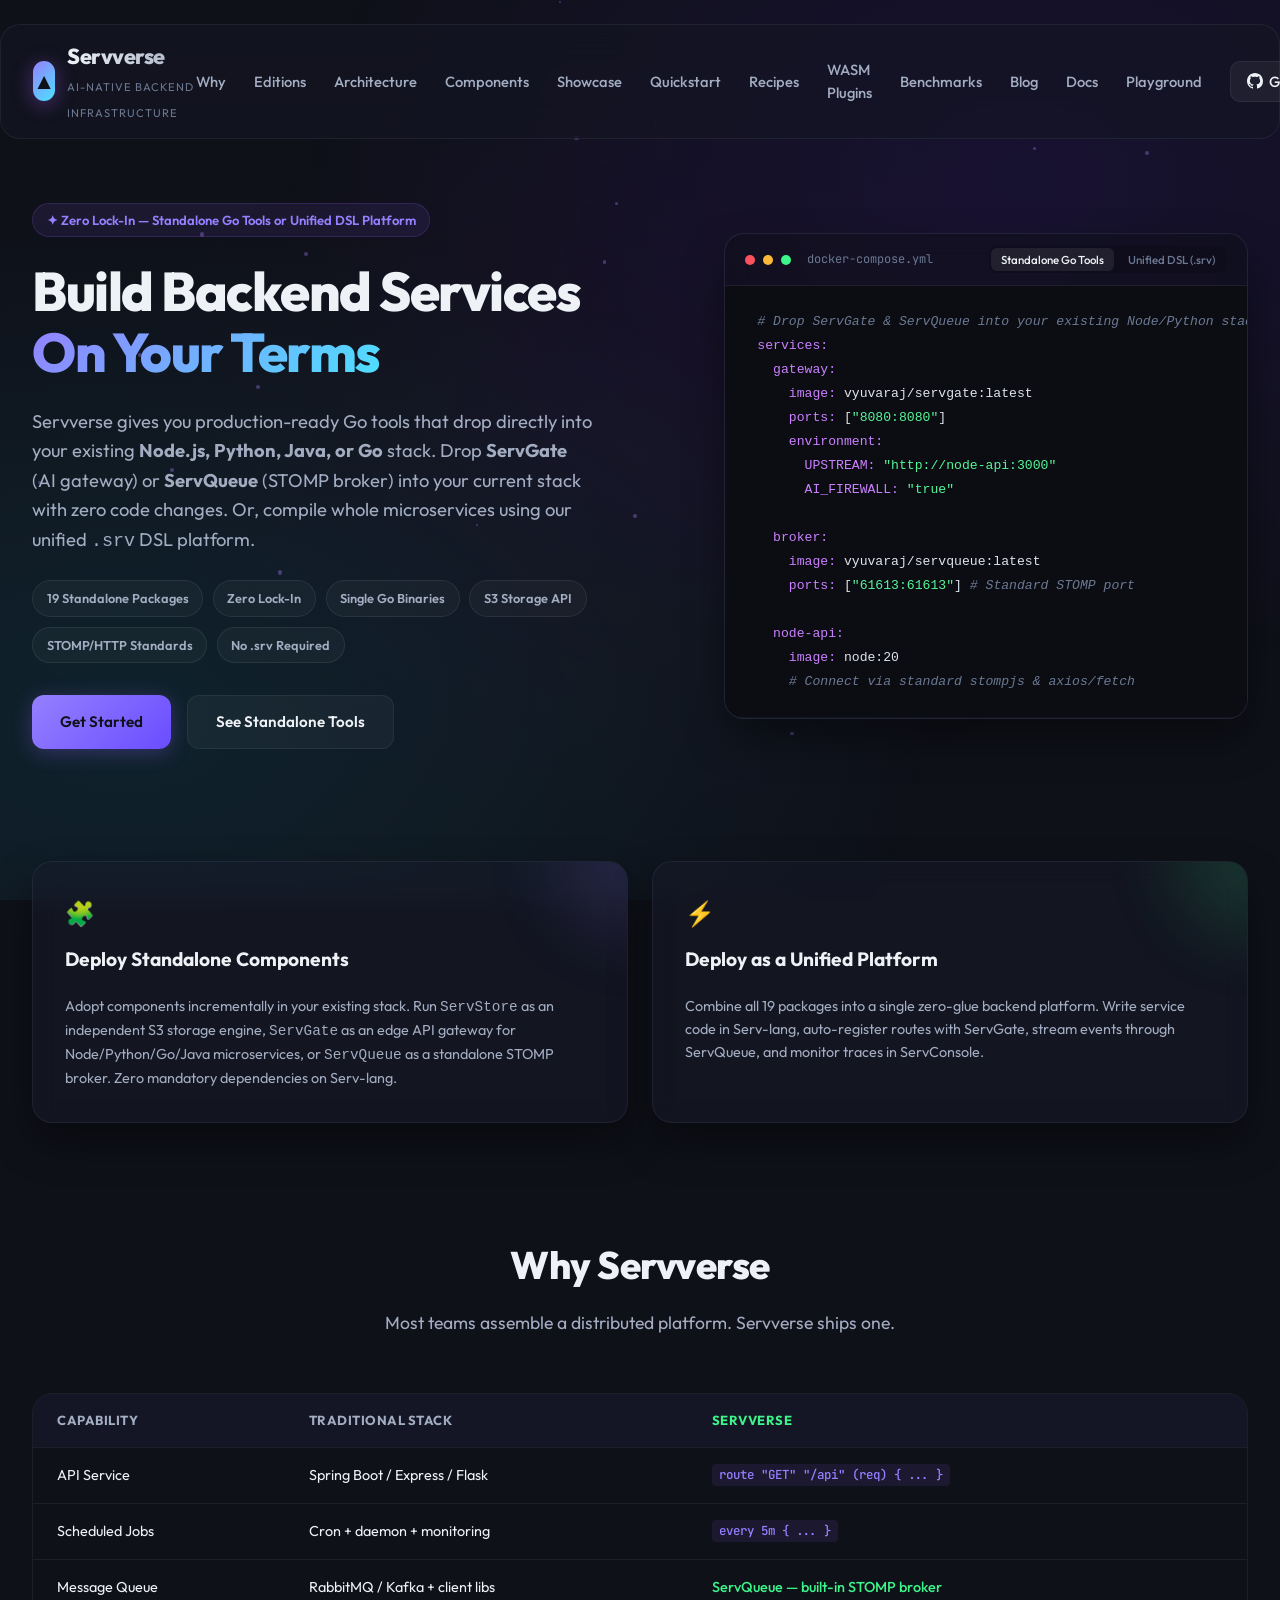
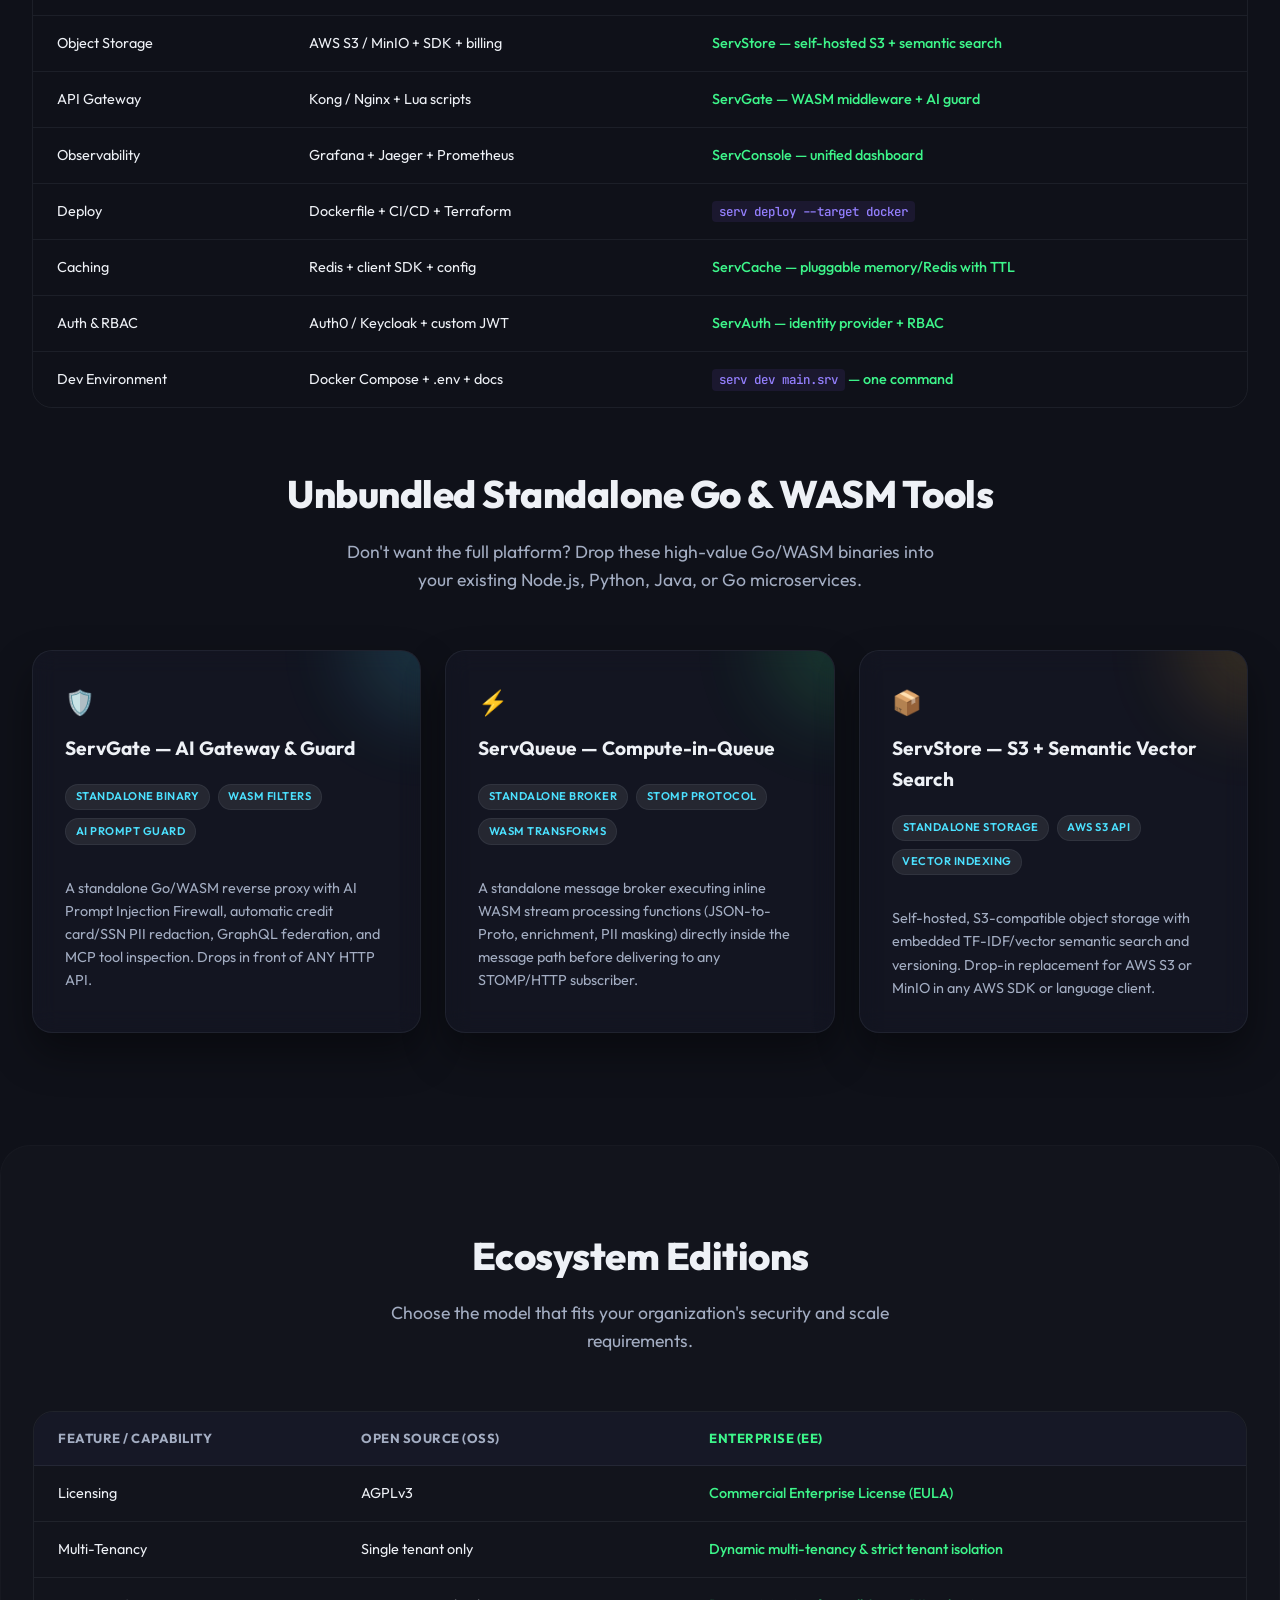
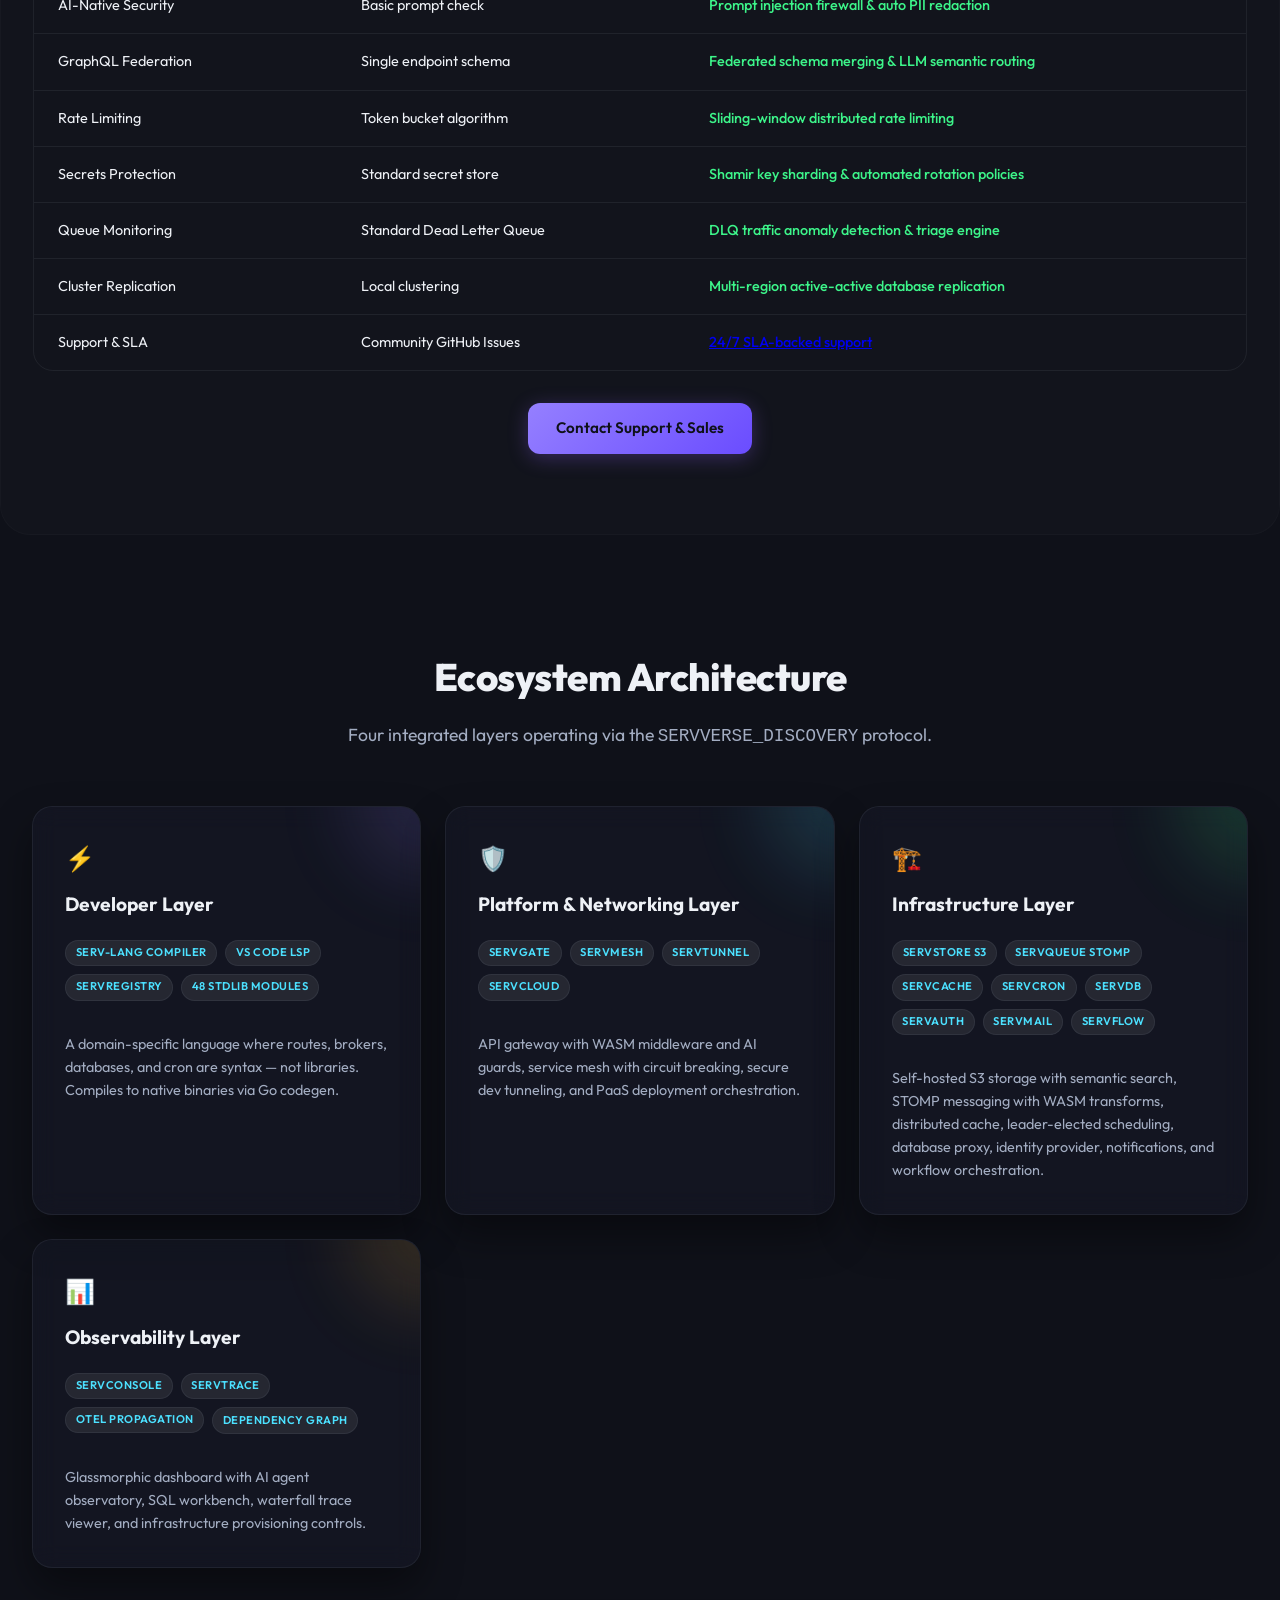
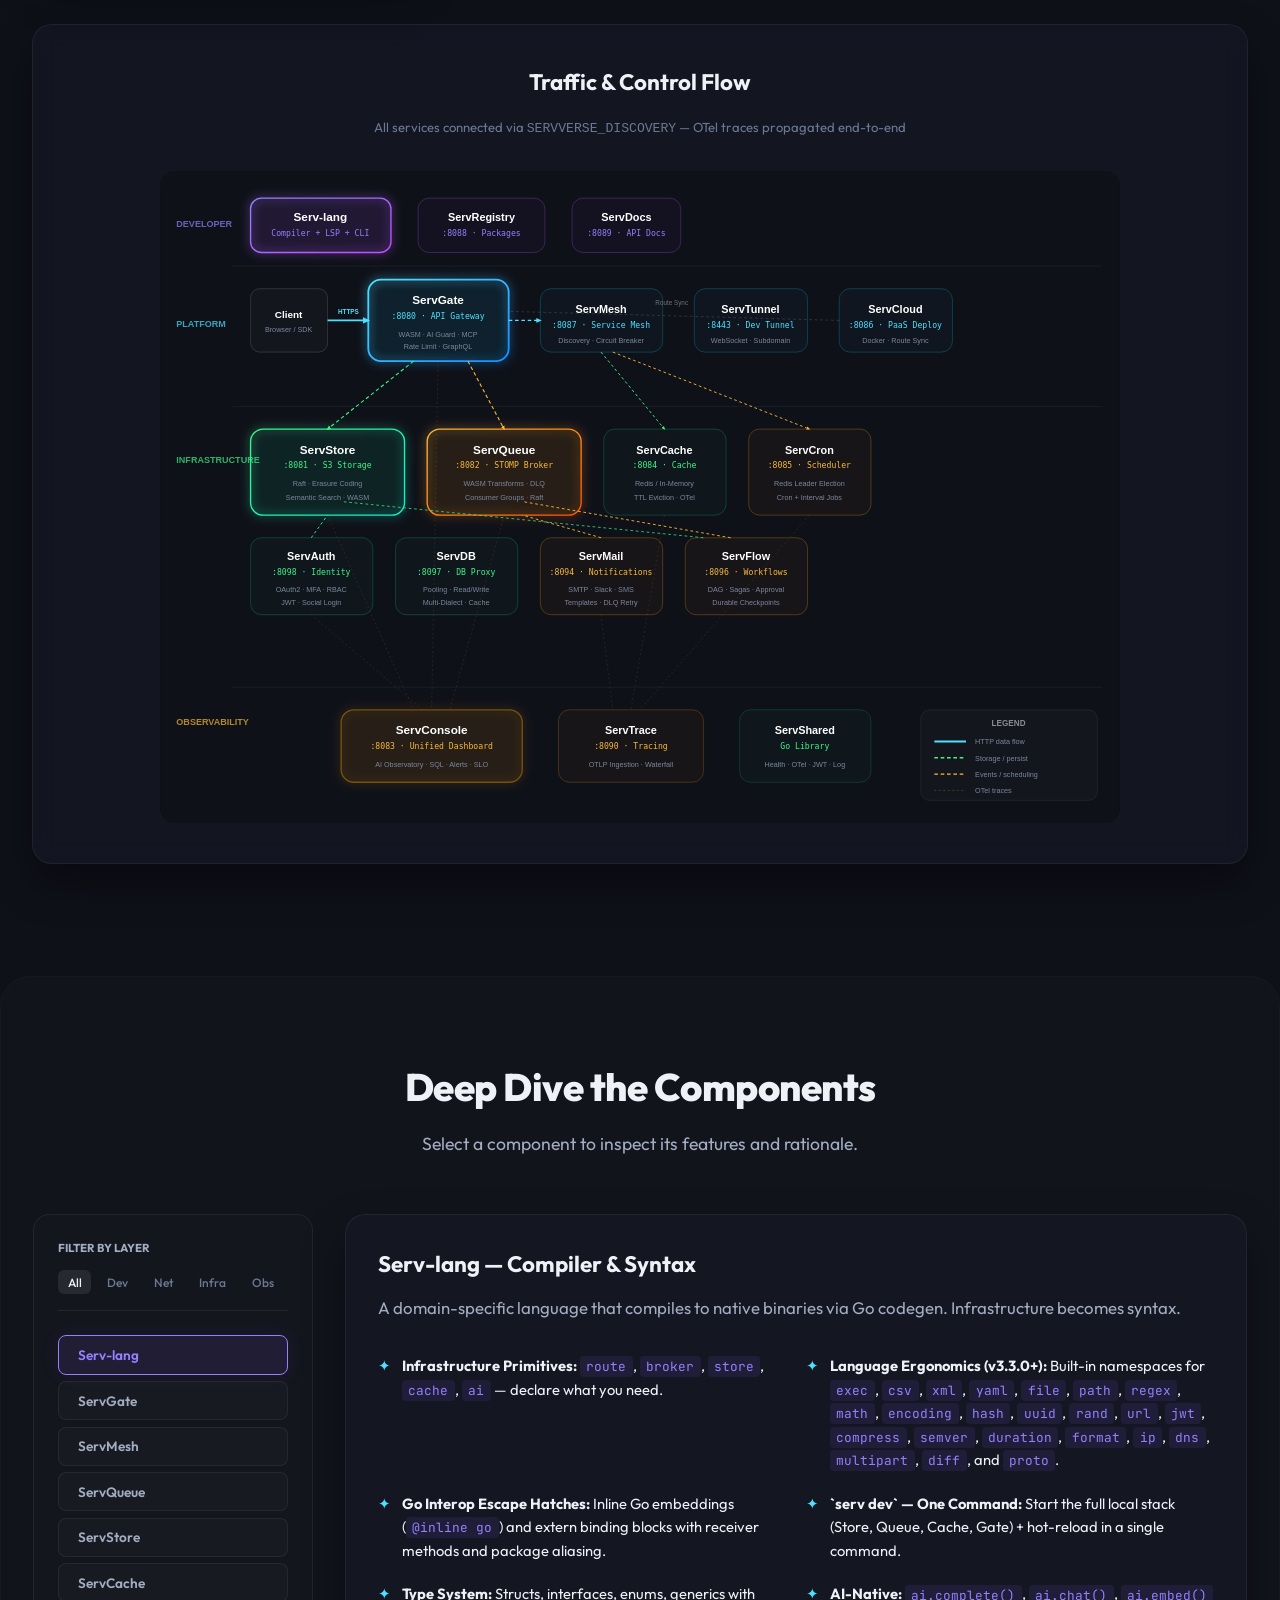
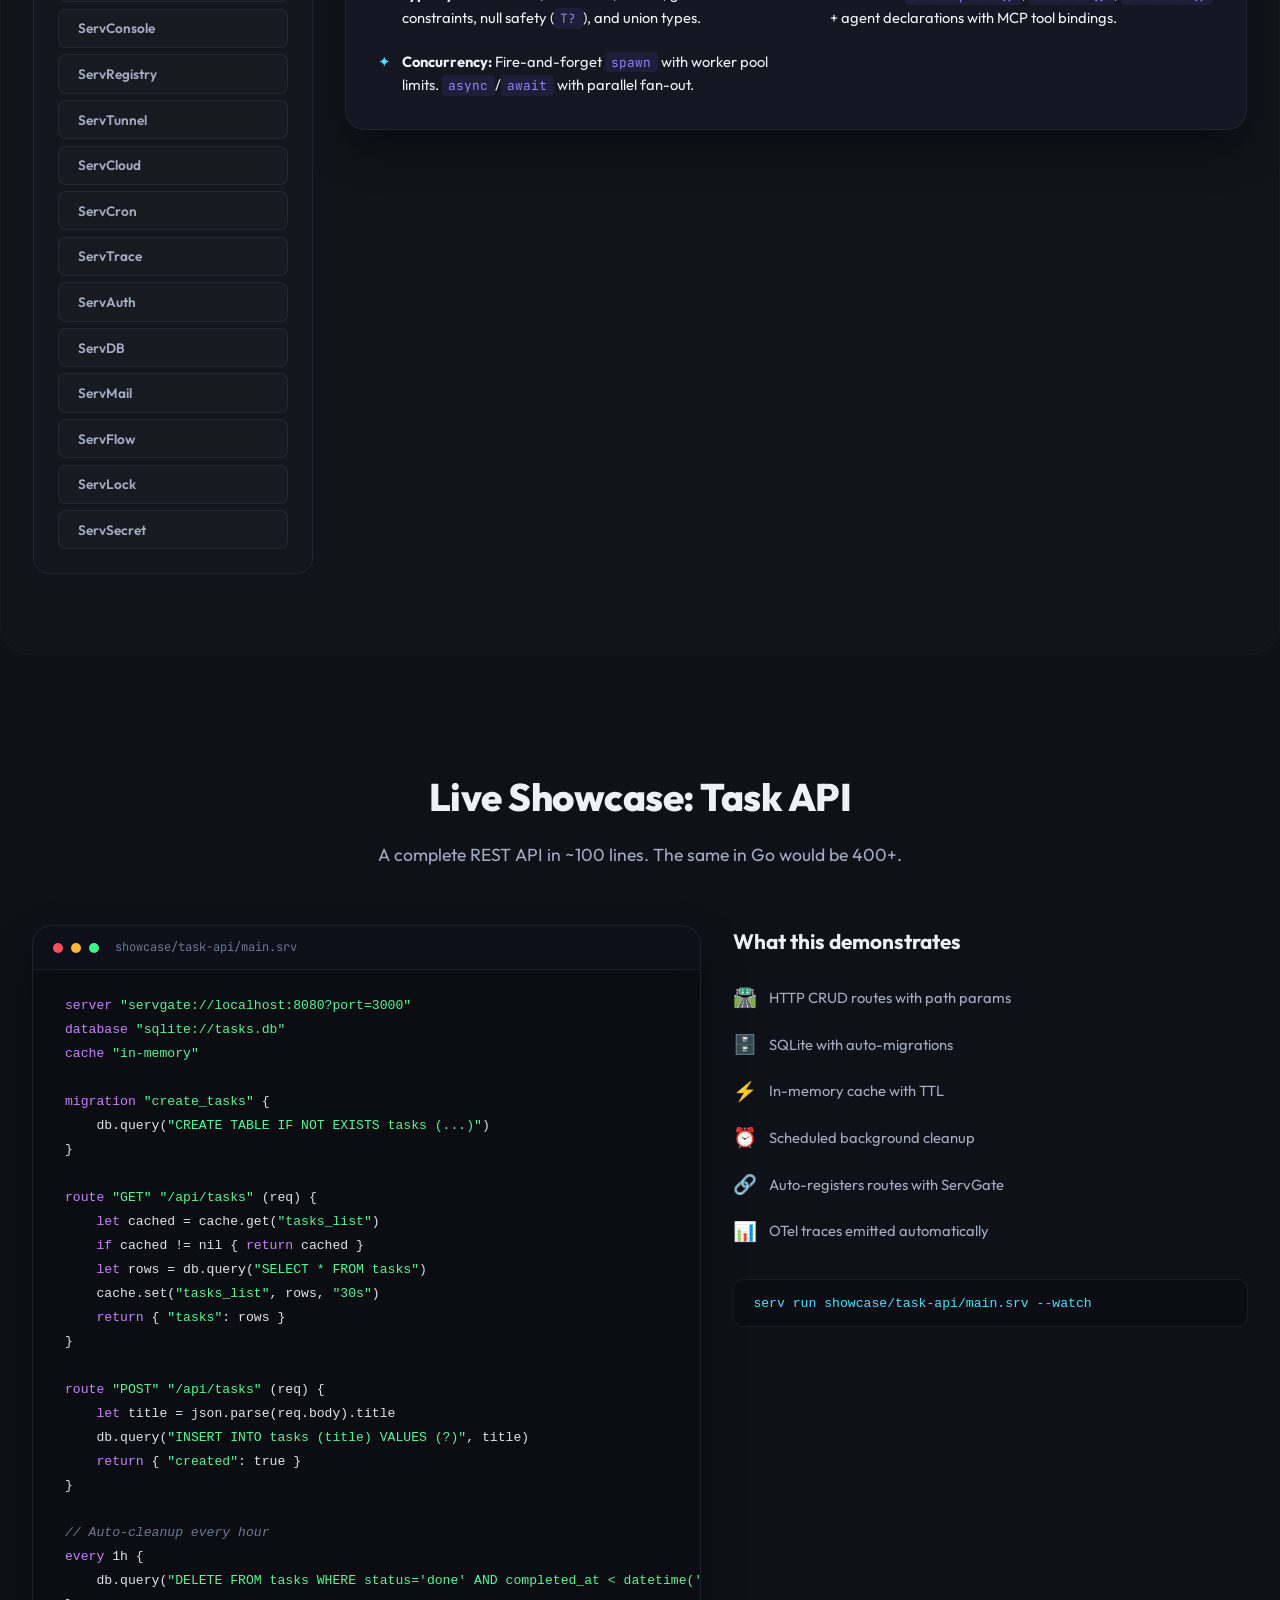
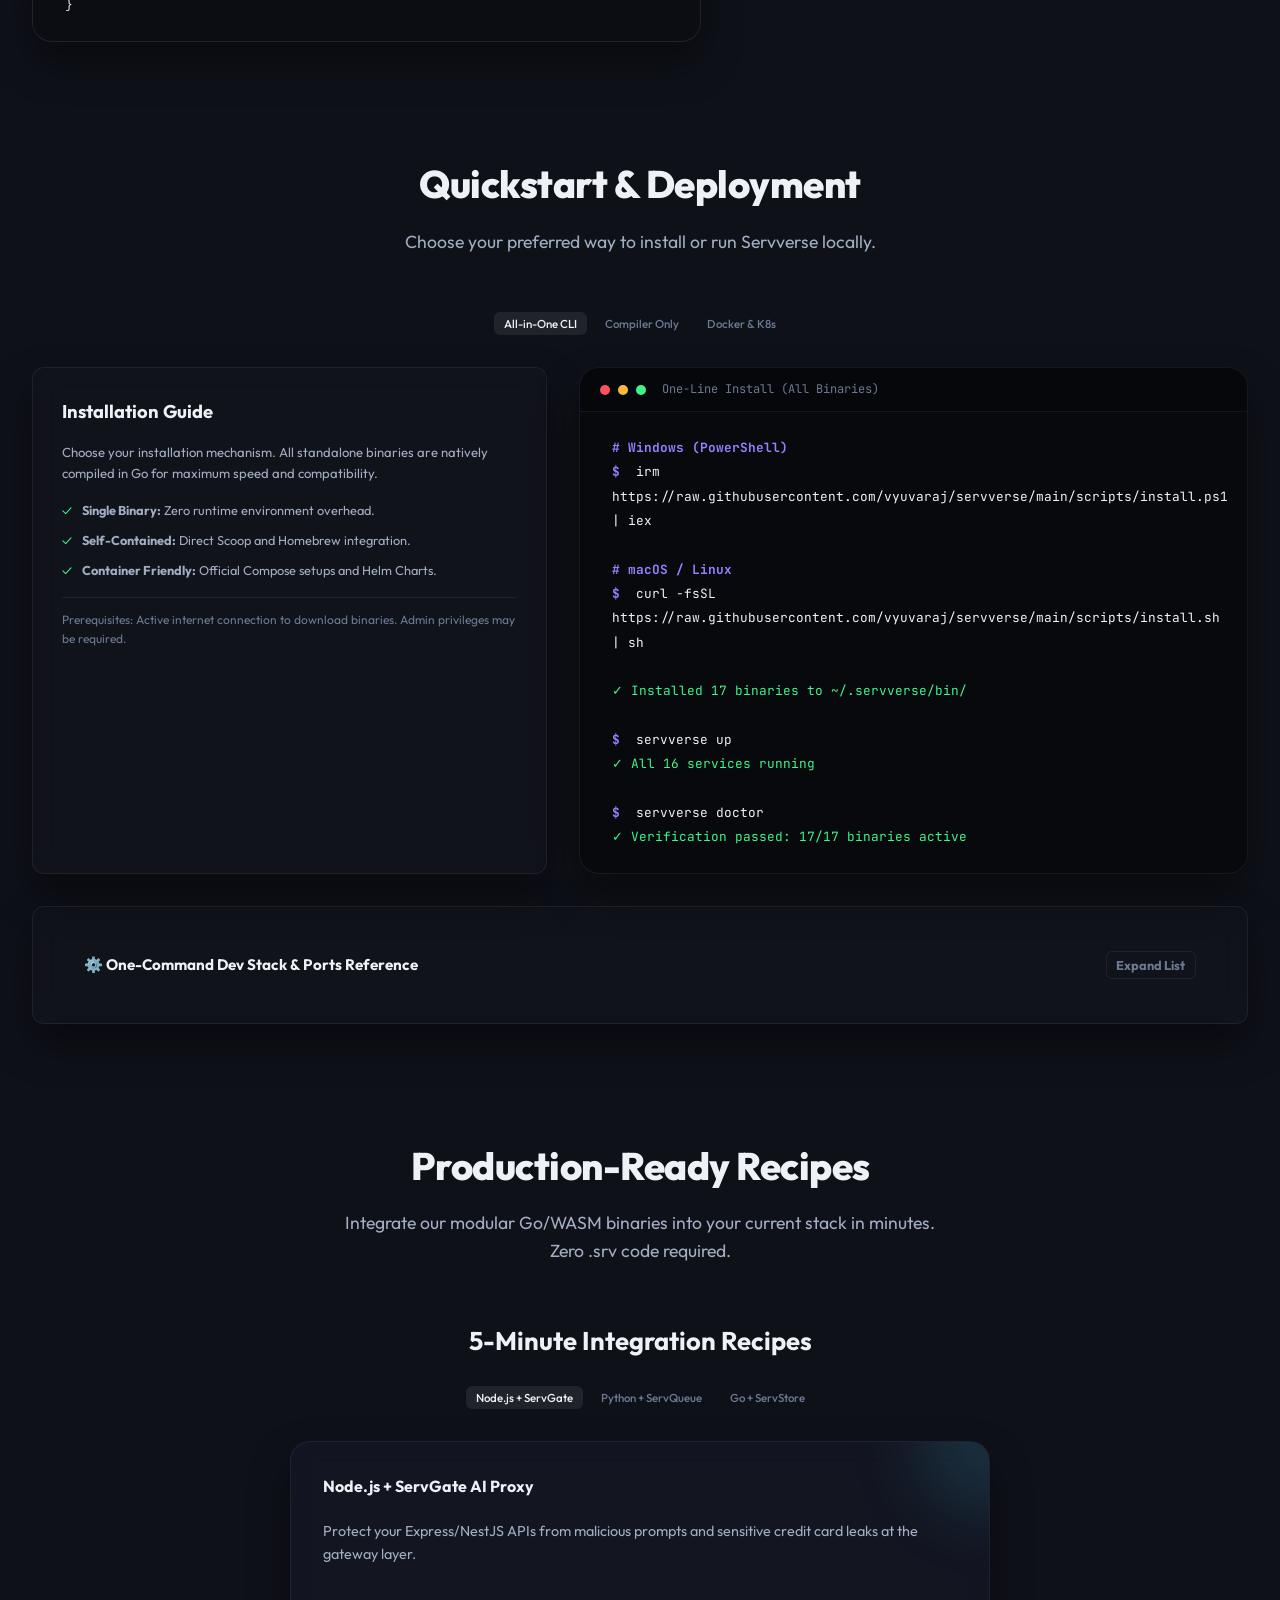
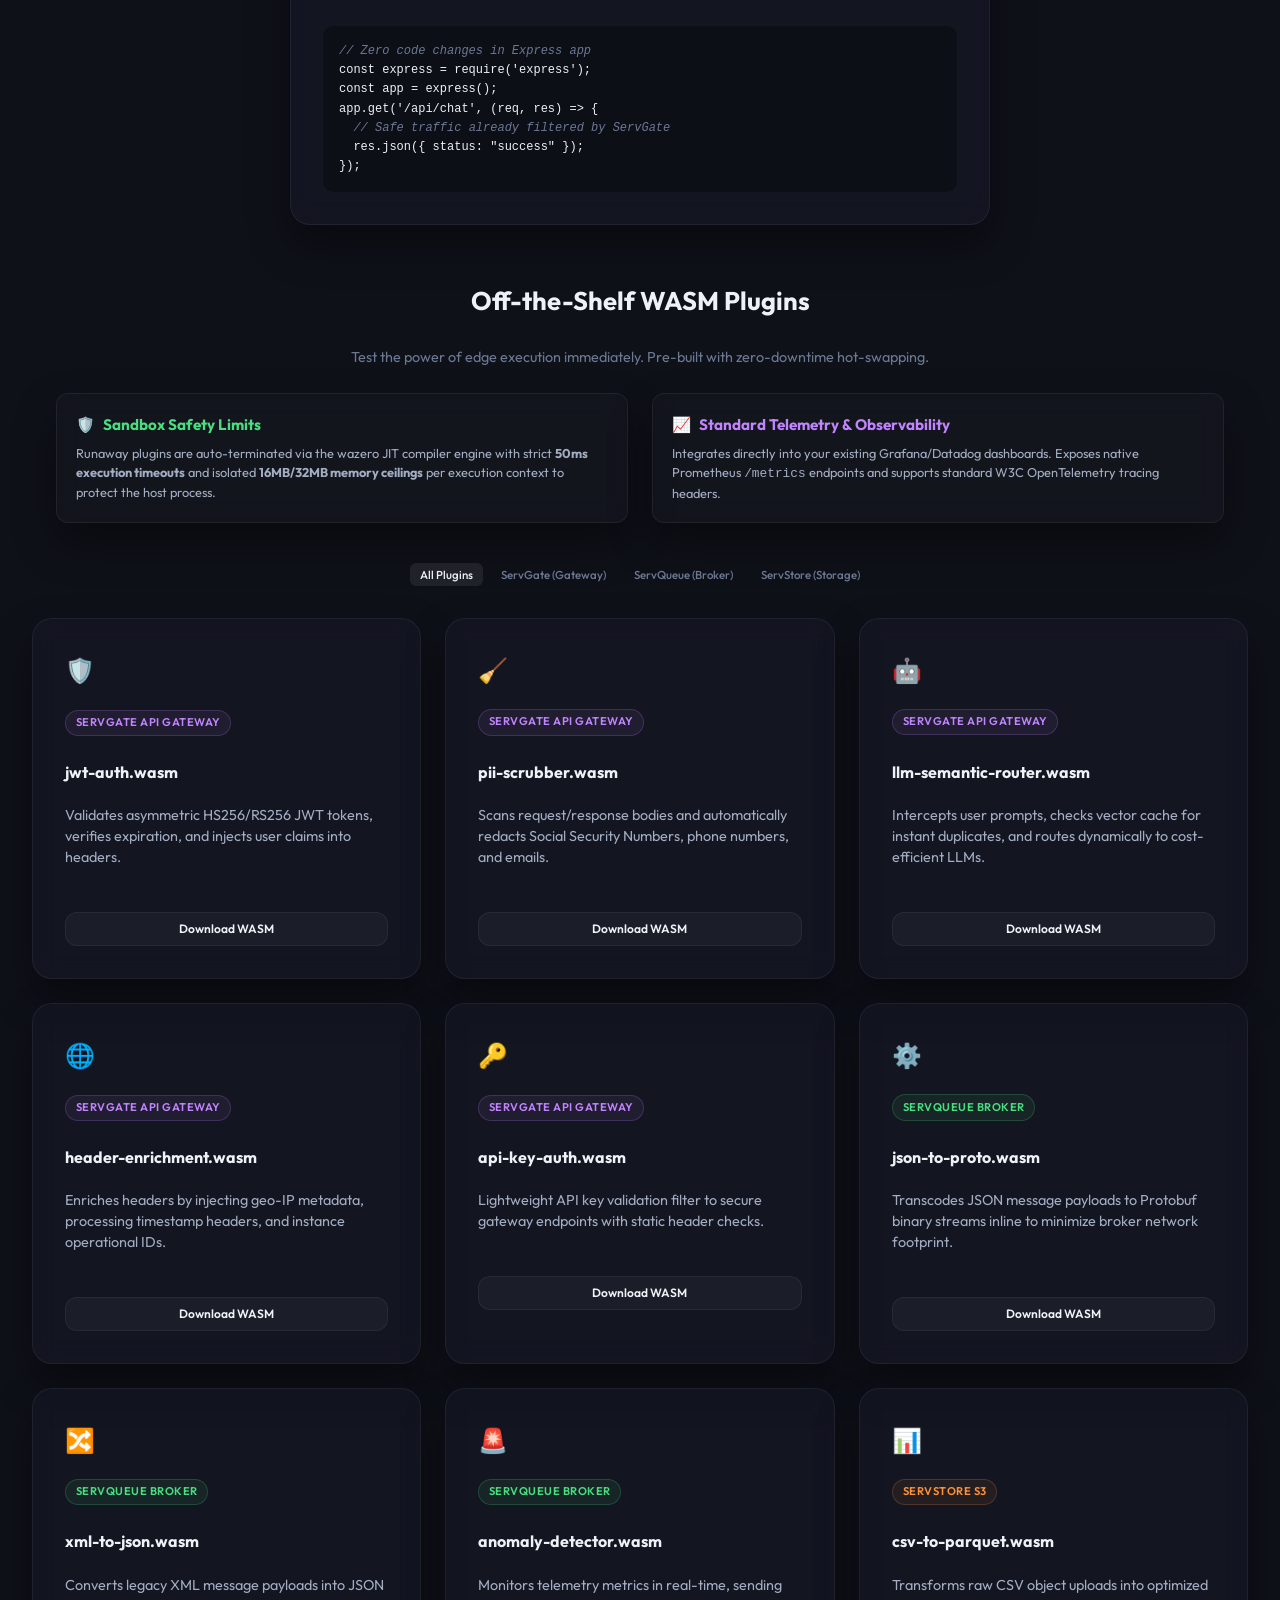
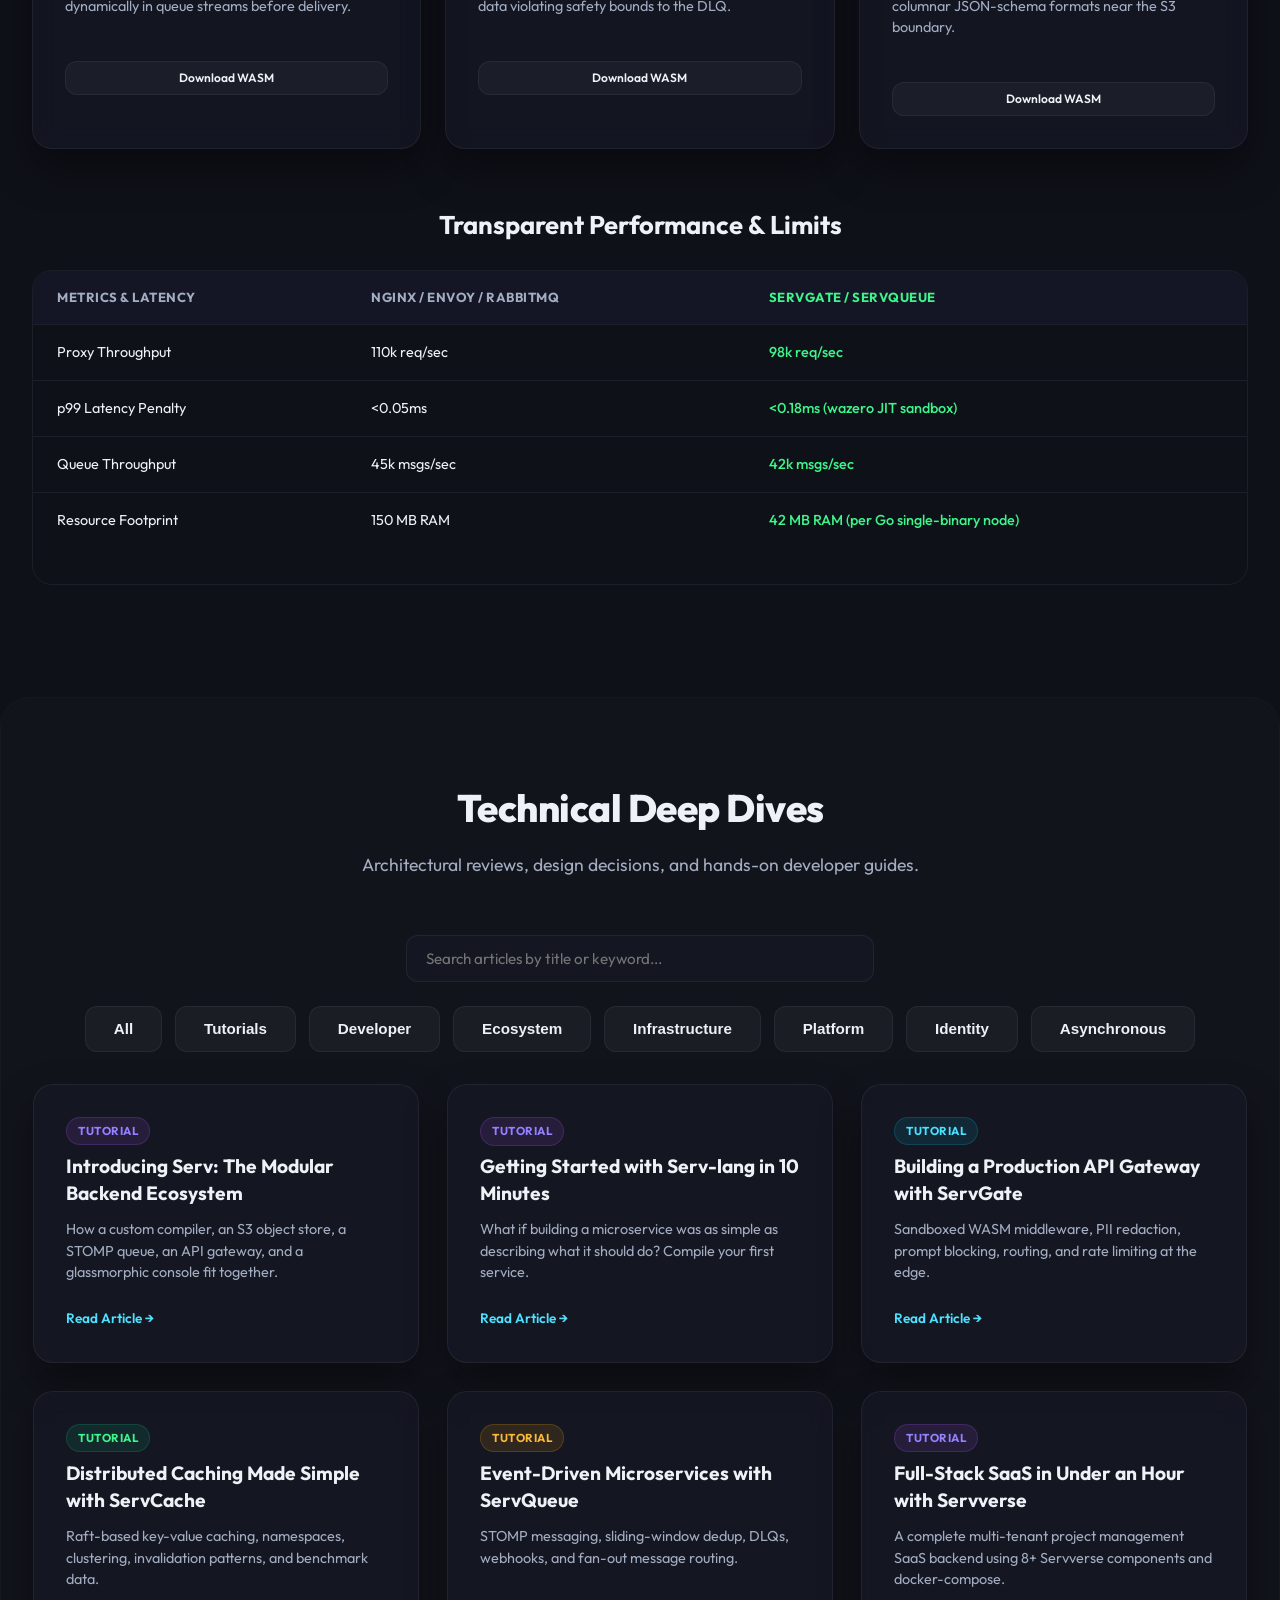
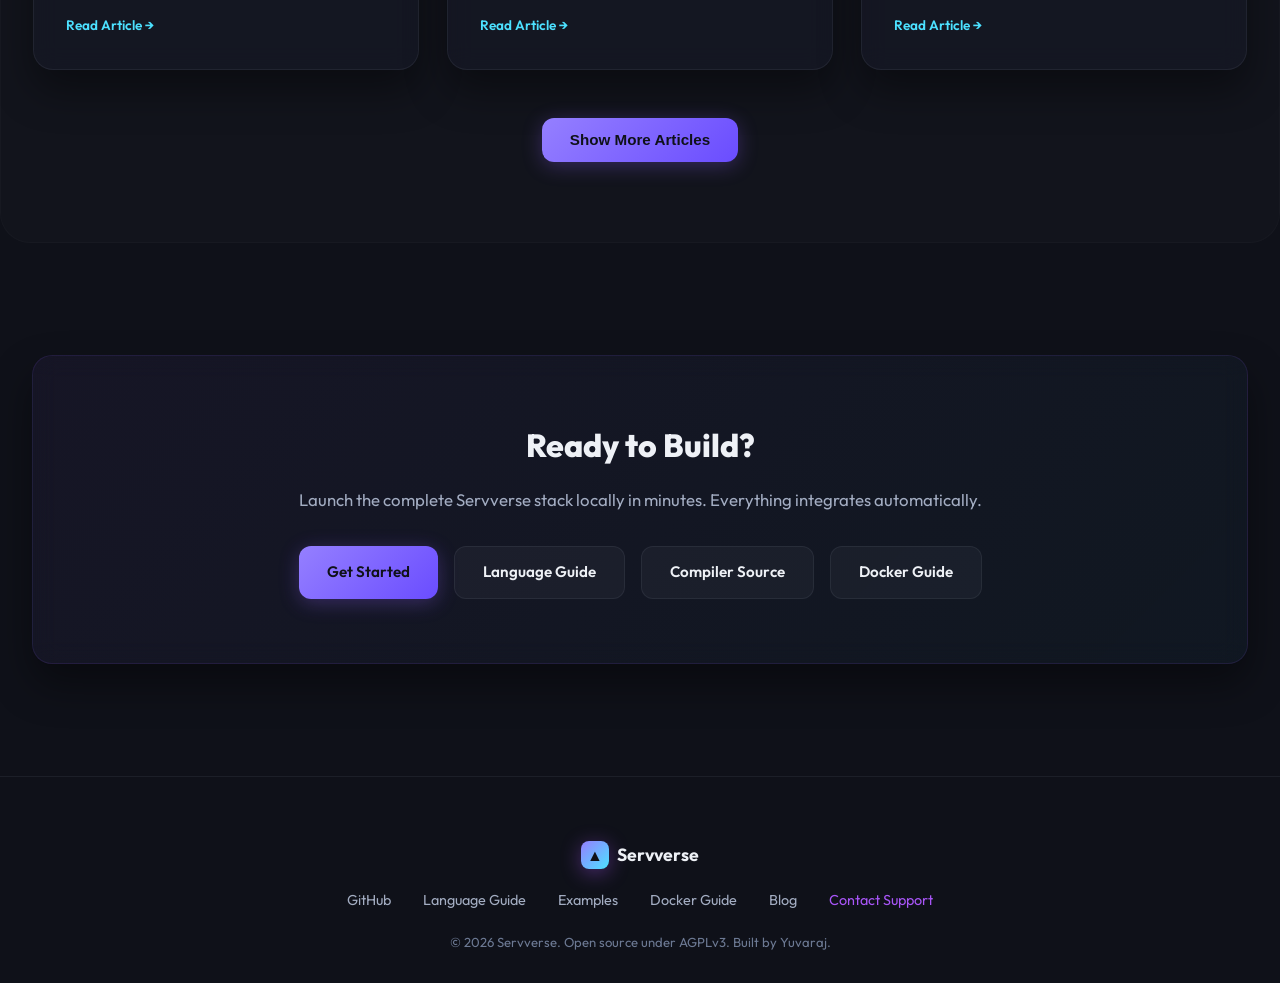
<file: index_topnav.html>
<!DOCTYPE html>
<html lang="en">
<head>
  <meta charset="UTF-8">
  <meta name="viewport" content="width=device-width, initial-scale=1.0">
  <title>Servverse — The AI-Native Microservice Platform</title>
  <meta name="description" content="An integrated, self-hostable backend platform. Language + Gateway + Queues + Storage + Observability in one ecosystem.">
  <meta property="og:title" content="Servverse — AI-Native Microservice Platform">
  <meta property="og:description" content="Rethinking microservices from the compiler up. One coherent platform instead of dozens of tools.">
  <meta property="og:type" content="website">
  <meta property="og:url" content="https://vyuvaraj.github.io/servverse/">
  <meta property="og:image" content="https://vyuvaraj.github.io/servverse/og-image.png">
  <meta name="twitter:card" content="summary_large_image">
  <meta name="twitter:title" content="Servverse — AI-Native Microservice Platform">
  <meta name="twitter:description" content="Language + Gateway + Queues + Storage + Observability in one open ecosystem.">
  <meta name="twitter:image" content="https://vyuvaraj.github.io/servverse/og-image.png">
  <meta name="keywords" content="microservices, backend platform, API gateway, message broker, object storage, WebAssembly, WASM, observability, DSL, compiler, Go, self-hosted">
  <meta name="author" content="Yuvaraj">
  <link rel="canonical" href="https://vyuvaraj.github.io/servverse/">
  <script type="application/ld+json">
  {
    "@context": "https://schema.org",
    "@type": "SoftwareApplication",
    "name": "Servverse",
    "description": "An integrated, self-hostable backend platform with a custom language, API gateway, message broker, object storage, and observability dashboard.",
    "applicationCategory": "DeveloperApplication",
    "operatingSystem": "Windows, macOS, Linux",
    "url": "https://vyuvaraj.github.io/servverse/",
    "author": { "@type": "Person", "name": "Yuvaraj" },
    "license": "https://www.gnu.org/licenses/agpl-3.0.html",
    "offers": { "@type": "Offer", "price": "0", "priceCurrency": "USD" }
  }
  </script>
  <link rel="icon" href="data:image/svg+xml,<svg xmlns='http://www.w3.org/2000/svg' viewBox='0 0 100 100'><text y='.9em' font-size='90'>▲</text></svg>">
  <link rel="preconnect" href="https://fonts.googleapis.com">
  <link rel="preconnect" href="https://fonts.gstatic.com" crossorigin>
  <link href="https://fonts.googleapis.com/css2?family=Outfit:wght@300;400;500;600;700;800&family=JetBrains+Mono:wght@400;500&display=swap" rel="stylesheet">
  <link rel="stylesheet" href="styles.css">
</head>
<body>
  <a href="#architecture" class="skip-link">Skip to content</a>
  <div class="aurora-bg"></div>
  <div class="particles" id="particles"></div>

  <!-- Navbar -->
  <header class="navbar" id="navbar">
    <a href="index.html" class="logo-area" aria-label="Servverse home">
      <div class="logo-icon">▲</div>
      <div class="logo-text">
        <h1>Servverse</h1>
        <span>AI-Native Backend Infrastructure</span>
      </div>
    </a>
    <nav class="nav-links" id="nav-links" role="navigation" aria-label="Main navigation">
      <a href="#why">Why</a>
      <a href="#editions">Editions</a>
      <a href="#architecture">Architecture</a>
      <a href="#components">Components</a>
      <a href="#showcase">Showcase</a>
      <a href="#quickstart">Quickstart</a>
      <a href="#recipes">Recipes</a>
      <a href="#wasm-plugins">WASM Plugins</a>
      <a href="#benchmarks">Benchmarks</a>
      <a href="#blog">Blog</a>
      <a href="https://github.com/vyuvaraj/servverse/blob/main/docs/index.md" target="_blank" rel="noopener">Docs</a>
      <a href="https://vyuvaraj.github.io/servverse/playground/" target="_blank" rel="noopener">Playground</a>
      <a href="https://github.com/vyuvaraj/serv" class="github-btn" target="_blank" rel="noopener">
        <svg width="16" height="16" fill="currentColor" viewBox="0 0 16 16" style="margin-right:6px"><path d="M8 0C3.58 0 0 3.58 0 8c0 3.54 2.29 6.53 5.47 7.59.4.07.55-.17.55-.38 0-.19-.01-.82-.01-1.49-2.01.37-2.53-.49-2.69-.94-.09-.23-.48-.94-.82-1.13-.28-.15-.68-.52-.01-.53.63-.01 1.08.58 1.23.82.72 1.21 1.87.87 2.33.66.07-.52.28-.87.51-1.07-1.78-.2-3.64-.89-3.64-3.95 0-.87.31-1.59.82-2.15-.08-.2-.36-1.02.08-2.12 0 0 .67-.21 2.2.82.64-.18 1.32-.27 2-.27.68 0 1.36.09 2 .27 1.53-1.04 2.2-.82 2.2-.82.44 1.1.16 1.92.08 2.12.51.56.82 1.27.82 2.15 0 3.07-1.87 3.75-3.65 3.95.29.25.54.73.54 1.48 0 1.07-.01 1.93-.01 2.2 0 .21.15.46.55.38A8.013 8.013 0 0016 8c0-4.42-3.58-8-8-8z"/></svg>
        GitHub
      </a>
      <button id="theme-toggle" class="theme-toggle-btn" aria-label="Toggle theme">
        <svg class="sun-icon" viewBox="0 0 24 24" fill="none" stroke="currentColor" stroke-width="2"><circle cx="12" cy="12" r="4"/><path d="M12 2v2M12 20v2M4.93 4.93l1.41 1.41M17.66 17.66l1.41 1.41M2 12h2M20 12h2M6.34 17.66l-1.41 1.41M19.07 4.93l-1.41 1.41"/></svg>
        <svg class="moon-icon" viewBox="0 0 24 24" fill="none" stroke="currentColor" stroke-width="2"><path d="M12 3a6 6 0 0 0 9 9 9 9 0 1 1-9-9Z"/></svg>
      </button>
    </nav>
    <button class="mobile-toggle" id="mobile-toggle" aria-label="Toggle navigation">
      <span></span><span></span><span></span>
    </button>
  </header>

  <!-- Hero Section -->
  <section class="hero">
    <div class="hero-content reveal">
      <div class="badge-pill">✦ Zero Lock-In — Standalone Go Tools or Unified DSL Platform</div>
      <h1>Build Backend Services <span class="gradient-text">On Your Terms</span></h1>
      <p>Servverse gives you production-ready Go tools that drop directly into your existing <strong>Node.js, Python, Java, or Go</strong> stack. Drop <strong>ServGate</strong> (AI gateway) or <strong>ServQueue</strong> (STOMP broker) into your current stack with zero code changes. Or, compile whole microservices using our unified <code>.srv</code> DSL platform.</p>
      <div class="stats-row">
        <div class="stat-pill">19 Standalone Packages</div>
        <div class="stat-pill">Zero Lock-In</div>
        <div class="stat-pill">Single Go Binaries</div>
        <div class="stat-pill">S3 Storage API</div>
        <div class="stat-pill">STOMP/HTTP Standards</div>
        <div class="stat-pill">No .srv Required</div>
      </div>
      <div class="hero-actions">
        <a href="#quickstart" class="btn btn-primary">Get Started</a>
        <a href="#architecture" class="btn btn-secondary">See Standalone Tools</a>
      </div>
    </div>
    <div class="hero-visual glass-card reveal">
      <div class="visual-header">
        <div class="window-dot red"></div>
        <div class="window-dot yellow"></div>
        <div class="window-dot green"></div>
        <span class="window-title" id="hero-filename">docker-compose.yml</span>
        <div class="visual-tabs">
          <button class="visual-tab-btn active" onclick="switchHeroTab('standalone')">Standalone Go Tools</button>
          <button class="visual-tab-btn" onclick="switchHeroTab('unified')">Unified DSL (.srv)</button>
        </div>
      </div>
      
      <!-- Standalone Code Visual -->
      <pre id="code-standalone"><code><span class="cmt"># Drop ServGate & ServQueue into your existing Node/Python stack</span>
<span class="kw">services:</span>
  <span class="kw">gateway:</span>
    <span class="kw">image:</span> vyuvaraj/servgate:latest
    <span class="kw">ports:</span> [<span class="str">"8080:8080"</span>]
    <span class="kw">environment:</span>
      <span class="kw">UPSTREAM:</span> <span class="str">"http://node-api:3000"</span>
      <span class="kw">AI_FIREWALL:</span> <span class="str">"true"</span>

  <span class="kw">broker:</span>
    <span class="kw">image:</span> vyuvaraj/servqueue:latest
    <span class="kw">ports:</span> [<span class="str">"61613:61613"</span>] <span class="cmt"># Standard STOMP port</span>

  <span class="kw">node-api:</span>
    <span class="kw">image:</span> node:20
    <span class="cmt"># Connect via standard stompjs & axios/fetch</span></code></pre>

      <!-- Unified Code Visual -->
      <pre id="code-unified" class="hidden"><code><span class="kw">server</span> <span class="str">"8080"</span>
<span class="kw">broker</span> <span class="str">"servqueue://localhost:61613"</span>
<span class="kw">database</span> <span class="str">"sqlite://app.db"</span>

<span class="kw">every</span> 5s {
    <span class="kw">log.info</span>(<span class="str">"Healthcheck running..."</span>)
    <span class="kw">publish</span> <span class="str">"health.logs"</span> <span class="str">"System: OK"</span>
}

<span class="kw">route</span> <span class="str">"POST"</span> <span class="str">"/orders"</span> (req) {
    <span class="kw">let</span> order = req.body
    <span class="kw">publish</span> <span class="str">"orders"</span> order
    <span class="kw">return</span> { <span class="str">"status"</span>: <span class="str">"queued"</span> }
}

<span class="kw">subscribe</span> <span class="str">"orders"</span> (msg) {
    db.<span class="kw">exec</span>(<span class="str">"INSERT INTO orders VALUES (?)"</span>, msg)
}</code></pre>
  </section>

  <!-- Deployment Options -->
  <section class="section" style="padding-bottom: 0;">
    <div class="arch-grid reveal">
      <div class="arch-card glass-card">
        <div class="card-glow purple"></div>
        <div class="card-icon">🧩</div>
        <h3>Deploy Standalone Components</h3>
        <p>Adopt components incrementally in your existing stack. Run <code>ServStore</code> as an independent S3 storage engine, <code>ServGate</code> as an edge API gateway for Node/Python/Go/Java microservices, or <code>ServQueue</code> as a standalone STOMP broker. Zero mandatory dependencies on Serv-lang.</p>
      </div>
      <div class="arch-card glass-card">
        <div class="card-glow green"></div>
        <div class="card-icon">⚡</div>
        <h3>Deploy as a Unified Platform</h3>
        <p>Combine all 19 packages into a single zero-glue backend platform. Write service code in Serv-lang, auto-register routes with ServGate, stream events through ServQueue, and monitor traces in ServConsole.</p>
      </div>
    </div>
  </section>

  <!-- Why Servverse -->
  <section class="section" id="why">
    <div class="section-header reveal">
      <h2>Why Servverse</h2>
      <p>Most teams assemble a distributed platform. Servverse ships one.</p>
    </div>
    <div class="comparison-table reveal">
      <table>
        <thead>
          <tr>
            <th>Capability</th>
            <th>Traditional Stack</th>
            <th class="hl-col">Servverse</th>
          </tr>
        </thead>
        <tbody>
          <tr><td>API Service</td><td>Spring Boot / Express / Flask</td><td class="hl-col"><code>route "GET" "/api" (req) { ... }</code></td></tr>
          <tr><td>Scheduled Jobs</td><td>Cron + daemon + monitoring</td><td class="hl-col"><code>every 5m { ... }</code></td></tr>
          <tr><td>Message Queue</td><td>RabbitMQ / Kafka + client libs</td><td class="hl-col">ServQueue — built-in STOMP broker</td></tr>
          <tr><td>Object Storage</td><td>AWS S3 / MinIO + SDK + billing</td><td class="hl-col">ServStore — self-hosted S3 + semantic search</td></tr>
          <tr><td>API Gateway</td><td>Kong / Nginx + Lua scripts</td><td class="hl-col">ServGate — WASM middleware + AI guard</td></tr>
          <tr><td>Observability</td><td>Grafana + Jaeger + Prometheus</td><td class="hl-col">ServConsole — unified dashboard</td></tr>
          <tr><td>Deploy</td><td>Dockerfile + CI/CD + Terraform</td><td class="hl-col"><code>serv deploy --target docker</code></td></tr>
          <tr><td>Caching</td><td>Redis + client SDK + config</td><td class="hl-col">ServCache — pluggable memory/Redis with TTL</td></tr>
          <tr><td>Auth & RBAC</td><td>Auth0 / Keycloak + custom JWT</td><td class="hl-col">ServAuth — identity provider + RBAC</td></tr>
          <tr><td>Dev Environment</td><td>Docker Compose + .env + docs</td><td class="hl-col"><code>serv dev main.srv</code> — one command</td></tr>
        </tbody>
      </table>
    </div>

    <!-- Unbundled Standalone Tools Spotlight -->
    <div class="section-header reveal" style="margin-top: 3.5rem;">
      <h2>Unbundled Standalone Go & WASM Tools</h2>
      <p>Don't want the full platform? Drop these high-value Go/WASM binaries into your existing Node.js, Python, Java, or Go microservices.</p>
    </div>
    <div class="arch-grid reveal">
      <div class="arch-card glass-card">
        <div class="card-glow blue"></div>
        <div class="card-icon">🛡️</div>
        <h3>ServGate — AI Gateway & Guard</h3>
        <div class="pill-row"><div class="component-pill">Standalone Binary</div><div class="component-pill">WASM Filters</div><div class="component-pill">AI Prompt Guard</div></div>
        <p>A standalone Go/WASM reverse proxy with AI Prompt Injection Firewall, automatic credit card/SSN PII redaction, GraphQL federation, and MCP tool inspection. Drops in front of ANY HTTP API.</p>
      </div>
      <div class="arch-card glass-card">
        <div class="card-glow green"></div>
        <div class="card-icon">⚡</div>
        <h3>ServQueue — Compute-in-Queue</h3>
        <div class="pill-row"><div class="component-pill">Standalone Broker</div><div class="component-pill">STOMP Protocol</div><div class="component-pill">WASM Transforms</div></div>
        <p>A standalone message broker executing inline WASM stream processing functions (JSON-to-Proto, enrichment, PII masking) directly inside the message path before delivering to any STOMP/HTTP subscriber.</p>
      </div>
      <div class="arch-card glass-card">
        <div class="card-glow orange"></div>
        <div class="card-icon">📦</div>
        <h3>ServStore — S3 + Semantic Vector Search</h3>
        <div class="pill-row"><div class="component-pill">Standalone Storage</div><div class="component-pill">AWS S3 API</div><div class="component-pill">Vector Indexing</div></div>
        <p>Self-hosted, S3-compatible object storage with embedded TF-IDF/vector semantic search and versioning. Drop-in replacement for AWS S3 or MinIO in any AWS SDK or language client.</p>
      </div>
    </div>
  </section>

  <!-- Editions Section -->
  <section id="editions" class="section alt-bg">
    <div class="section-header reveal">
      <h2>Ecosystem Editions</h2>
      <p>Choose the model that fits your organization's security and scale requirements.</p>
    </div>
    <div class="comparison-table reveal">
      <table>
        <thead>
          <tr>
            <th>Feature / Capability</th>
            <th>Open Source (OSS)</th>
            <th class="hl-col">Enterprise (EE)</th>
          </tr>
        </thead>
        <tbody>
          <tr><td>Licensing</td><td>AGPLv3</td><td class="hl-col">Commercial Enterprise License (EULA)</td></tr>
          <tr><td>Multi-Tenancy</td><td>Single tenant only</td><td class="hl-col">Dynamic multi-tenancy & strict tenant isolation</td></tr>
          <tr><td>AI-Native Security</td><td>Basic prompt check</td><td class="hl-col">Prompt injection firewall & auto PII redaction</td></tr>
          <tr><td>GraphQL Federation</td><td>Single endpoint schema</td><td class="hl-col">Federated schema merging & LLM semantic routing</td></tr>
          <tr><td>Rate Limiting</td><td>Token bucket algorithm</td><td class="hl-col">Sliding-window distributed rate limiting</td></tr>
          <tr><td>Secrets Protection</td><td>Standard secret store</td><td class="hl-col">Shamir key sharding & automated rotation policies</td></tr>
          <tr><td>Queue Monitoring</td><td>Standard Dead Letter Queue</td><td class="hl-col">DLQ traffic anomaly detection & triage engine</td></tr>
          <tr><td>Cluster Replication</td><td>Local clustering</td><td class="hl-col">Multi-region active-active database replication</td></tr>
          <tr><td>Support & SLA</td><td>Community GitHub Issues</td><td class="hl-col"><a href="mailto:servverse@gmail.com?subject=Enterprise Edition Inquiry" class="table-link">24/7 SLA-backed support</a></td></tr>
        </tbody>
      </table>
    </div>
    <div class="editions-cta reveal" style="text-align:center; margin-top:2rem;">
      <a href="mailto:servverse@gmail.com?subject=Servverse Support / Enterprise Inquiry" class="btn btn-primary">Contact Support & Sales</a>
    </div>
  </section>

  <!-- Architecture Section -->
  <section id="architecture" class="section">
    <div class="section-header reveal">
      <h2>Ecosystem Architecture</h2>
      <p>Four integrated layers operating via the <code>SERVVERSE_DISCOVERY</code> protocol.</p>
    </div>

    <div class="arch-grid">
      <div class="arch-card glass-card reveal">
        <div class="card-glow purple"></div>
        <div class="card-icon">⚡</div>
        <h3>Developer Layer</h3>
        <div class="pill-row">
          <div class="component-pill">Serv-lang Compiler</div>
          <div class="component-pill">VS Code LSP</div>
          <div class="component-pill">ServRegistry</div>
          <div class="component-pill">48 Stdlib Modules</div>
        </div>
        <p>A domain-specific language where routes, brokers, databases, and cron are syntax — not libraries. Compiles to native binaries via Go codegen.</p>
      </div>
      <div class="arch-card glass-card reveal">
        <div class="card-glow blue"></div>
        <div class="card-icon">🛡️</div>
        <h3>Platform & Networking Layer</h3>
        <div class="pill-row">
          <div class="component-pill">ServGate</div>
          <div class="component-pill">ServMesh</div>
          <div class="component-pill">ServTunnel</div>
          <div class="component-pill">ServCloud</div>
        </div>
        <p>API gateway with WASM middleware and AI guards, service mesh with circuit breaking, secure dev tunneling, and PaaS deployment orchestration.</p>
      </div>
      <div class="arch-card glass-card reveal">
        <div class="card-glow green"></div>
        <div class="card-icon">🏗️</div>
        <h3>Infrastructure Layer</h3>
        <div class="pill-row">
          <div class="component-pill">ServStore S3</div>
          <div class="component-pill">ServQueue STOMP</div>
          <div class="component-pill">ServCache</div>
          <div class="component-pill">ServCron</div>
          <div class="component-pill">ServDB</div>
          <div class="component-pill">ServAuth</div>
          <div class="component-pill">ServMail</div>
          <div class="component-pill">ServFlow</div>
        </div>
        <p>Self-hosted S3 storage with semantic search, STOMP messaging with WASM transforms, distributed cache, leader-elected scheduling, database proxy, identity provider, notifications, and workflow orchestration.</p>
      </div>
      <div class="arch-card glass-card reveal">
        <div class="card-glow orange"></div>
        <div class="card-icon">📊</div>
        <h3>Observability Layer</h3>
        <div class="pill-row">
          <div class="component-pill">ServConsole</div>
          <div class="component-pill">ServTrace</div>
          <div class="component-pill">OTel Propagation</div>
          <div class="component-pill">Dependency Graph</div>
        </div>
        <p>Glassmorphic dashboard with AI agent observatory, SQL workbench, waterfall trace viewer, and infrastructure provisioning controls.</p>
      </div>
    </div>

    <!-- Architecture Flow Diagram -->
    <div class="arch-diagram-container glass-card reveal">
      <h3 style="text-align:center;margin-bottom:1rem;font-size:1.4rem;font-weight:700;">Traffic & Control Flow</h3>
      <p style="text-align:center;color:var(--text-muted);font-size:0.82rem;margin-bottom:2rem;">All services connected via <code>SERVVERSE_DISCOVERY</code> — OTel traces propagated end-to-end</p>
      <img src="arch-diagram.svg" alt="Complete Servverse architecture diagram showing all 16 services across 4 layers: Developer tools, Platform and networking, Infrastructure data stores, and Observability" class="arch-svg" style="width:100%;max-width:960px;height:auto;" loading="lazy">
    </div>
  </section>

  <!-- Components Deep Dive -->
  <section id="components" class="section alt-bg">
    <div class="section-header reveal">
      <h2>Deep Dive the Components</h2>
      <p>Select a component to inspect its features and rationale.</p>
    </div>
    <div class="tab-system reveal">
      <div class="tab-sidebar-menu">
        <!-- Category selector to narrow down the 18 components -->
        <div style="display:flex; flex-direction:column; gap:0.5rem; border-bottom:1px solid var(--border-glass); padding-bottom:1rem;">
          <span style="font-size:0.72rem; font-weight:700; text-transform:uppercase; color:var(--text-secondary); margin-bottom:0.25rem;">Filter by Layer</span>
          <div style="display:flex; gap:0.4rem; flex-wrap:wrap;">
            <button class="visual-tab-btn active" id="cat-btn-all" onclick="filterCompCategory('all')" style="font-size:0.75rem; padding:0.3rem 0.6rem;">All</button>
            <button class="visual-tab-btn" id="cat-btn-dev" onclick="filterCompCategory('dev')" style="font-size:0.75rem; padding:0.3rem 0.6rem;">Dev</button>
            <button class="visual-tab-btn" id="cat-btn-net" onclick="filterCompCategory('net')" style="font-size:0.75rem; padding:0.3rem 0.6rem;">Net</button>
            <button class="visual-tab-btn" id="cat-btn-infra" onclick="filterCompCategory('infra')" style="font-size:0.75rem; padding:0.3rem 0.6rem;">Infra</button>
            <button class="visual-tab-btn" id="cat-btn-obs" onclick="filterCompCategory('obs')" style="font-size:0.75rem; padding:0.3rem 0.6rem;">Obs</button>
          </div>
        </div>

        <div class="tab-buttons" id="comp-tab-buttons" role="tablist" aria-label="Component details">
          <button class="tab-btn active" data-category="dev" data-target="serv-lang">Serv-lang</button>
          <button class="tab-btn" data-category="net" data-target="servgate">ServGate</button>
          <button class="tab-btn" data-category="net" data-target="servmesh">ServMesh</button>
          <button class="tab-btn" data-category="infra" data-target="servqueue">ServQueue</button>
          <button class="tab-btn" data-category="infra" data-target="servstore">ServStore</button>
          <button class="tab-btn" data-category="infra" data-target="servcache">ServCache</button>
          <button class="tab-btn" data-category="obs" data-target="servconsole">ServConsole</button>
          <button class="tab-btn" data-category="dev" data-target="servregistry">ServRegistry</button>
          <button class="tab-btn" data-category="net" data-target="servtunnel">ServTunnel</button>
          <button class="tab-btn" data-category="net" data-target="servcloud">ServCloud</button>
          <button class="tab-btn" data-category="infra" data-target="servcron">ServCron</button>
          <button class="tab-btn" data-category="obs" data-target="servtrace">ServTrace</button>
          <button class="tab-btn" data-category="infra" data-target="servauth">ServAuth</button>
          <button class="tab-btn" data-category="infra" data-target="servdb">ServDB</button>
          <button class="tab-btn" data-category="infra" data-target="servmail">ServMail</button>
          <button class="tab-btn" data-category="infra" data-target="servflow">ServFlow</button>
          <button class="tab-btn" data-category="infra" data-target="servlock">ServLock</button>
          <button class="tab-btn" data-category="infra" data-target="servsecret">ServSecret</button>
        </div>
      </div>
      <div class="tab-content glass-card" id="tab-panels">
        <div class="tab-panel active" id="panel-serv-lang">
          <h3>Serv-lang — Compiler & Syntax</h3>
          <p class="panel-desc">A domain-specific language that compiles to native binaries via Go codegen. Infrastructure becomes syntax.</p>
          <ul class="feature-list">
            <li><strong>Infrastructure Primitives:</strong> <code>route</code>, <code>broker</code>, <code>store</code>, <code>cache</code>, <code>ai</code> — declare what you need.</li>
            <li><strong>Language Ergonomics (v3.3.0+):</strong> Built-in namespaces for <code>exec</code>, <code>csv</code>, <code>xml</code>, <code>yaml</code>, <code>file</code>, <code>path</code>, <code>regex</code>, <code>math</code>, <code>encoding</code>, <code>hash</code>, <code>uuid</code>, <code>rand</code>, <code>url</code>, <code>jwt</code>, <code>compress</code>, <code>semver</code>, <code>duration</code>, <code>format</code>, <code>ip</code>, <code>dns</code>, <code>multipart</code>, <code>diff</code>, and <code>proto</code>.</li>
            <li><strong>Go Interop Escape Hatches:</strong> Inline Go embeddings (<code>@inline go</code>) and extern binding blocks with receiver methods and package aliasing.</li>
            <li><strong>`serv dev` — One Command:</strong> Start the full local stack (Store, Queue, Cache, Gate) + hot-reload in a single command.</li>
            <li><strong>Type System:</strong> Structs, interfaces, enums, generics with constraints, null safety (<code>T?</code>), and union types.</li>
            <li><strong>AI-Native:</strong> <code>ai.complete()</code>, <code>ai.chat()</code>, <code>ai.embed()</code> + agent declarations with MCP tool bindings.</li>
            <li><strong>Concurrency:</strong> Fire-and-forget <code>spawn</code> with worker pool limits. <code>async</code>/<code>await</code> with parallel fan-out.</li>
          </ul>
        </div>
        <div class="tab-panel" id="panel-servgate">
          <h3>ServGate — Programmable API Gateway</h3>
          <p class="panel-desc">WebAssembly-powered reverse proxy that inspects, redacts, and protects at the network edge. Now 100% complete core.</p>
          <ul class="feature-list">
            <li><strong>WASM Hot-Swapping & A/B Splits:</strong> Load filters dynamically without restarts. Run weighted traffic splits between WASM versions.</li>
            <li><strong>GraphQL Federation Proxy:</strong> Route queries to multiple backends, delegate selection sets, and merge JSON responses.</li>
            <li><strong>MCP Native Gateway:</strong> Inspect JSON-RPC tool calls, track token counts, and apply agent-specific rate limiting.</li>
            <li><strong>Cost-Aware LLM Routing:</strong> Dynamic fallback routing from cheaper models (GPT-4o-mini) to premium models (GPT-4).</li>
            <li><strong>Developer Portal (Playground):</strong> Expose interactive Swagger UI explorers and OpenAPI specs natively at <code>/api/docs</code>.</li>
            <li><strong>AI Prompt Guard & PII Redactor:</strong> Safety vector checks for injections and automatic credit card/SSN masking.</li>
          </ul>
        </div>
        <div class="tab-panel" id="panel-servmesh">
          <h3>ServMesh — Library Service Discovery</h3>
          <p class="panel-desc">Lightweight library-level service discovery, client-side load balancing, retries, and circuit breaking.</p>
          <ul class="feature-list">
            <li><strong>Registry Control Plane:</strong> Automatic instance registration, heartbeat status, and TTL eviction.</li>
            <li><strong>Client Resolver:</strong> Local endpoint caching, round-robin load balancing, and active backoff retries.</li>
            <li><strong>Circuit Breaker:</strong> Sandboxed breaker tracking failure rates with state switching (Closed/Open/Half-Open).</li>
            <li><strong>Context propagation:</strong> Built-in telemetry tracking trace paths and latency.</li>
          </ul>
        </div>
        <div class="tab-panel" id="panel-servqueue">
          <h3>ServQueue — WASM-enabled Broker</h3>
          <p class="panel-desc">Distributed STOMP-compliant message broker with server-side WASM transforms and guaranteed delivery.</p>
          <ul class="feature-list">
            <li><strong>Consumer Groups:</strong> Partition-assigned load balancing across subscribers.</li>
            <li><strong>Delayed Messages:</strong> Timer-wheel delivery via STOMP headers.</li>
            <li><strong>Compute-in-Queue:</strong> Inline WASM transform pipelines on topic events.</li>
            <li><strong>Dead Letter Queues:</strong> Auto-capture failed events with metadata diagnostics.</li>
            <li><strong>Deduplication:</strong> Sliding-window dedup by message hash.</li>
            <li><strong>Raft Clustering:</strong> HA consensus with automatic partition management.</li>
          </ul>
        </div>
        <div class="tab-panel" id="panel-servstore">
          <h3>ServStore — AI-Native S3 Storage</h3>
          <p class="panel-desc">Distributed S3-compatible object storage with consistent hash rings and semantic indexing.</p>
          <ul class="feature-list">
            <li><strong>Semantic Search:</strong> Auto-indexed text via TF-IDF for cosine similarity queries.</li>
            <li><strong>Time Travel:</strong> Query objects at any historical timestamp via versioning.</li>
            <li><strong>Erasure Coding:</strong> Reed-Solomon data/parity for fault tolerance.</li>
            <li><strong>Compute-near-Data:</strong> Execute WASM transformations server-side.</li>
          </ul>
        </div>
        <div class="tab-panel" id="panel-servcache">
          <h3>ServCache — Distributed Cache Engine</h3>
          <p class="panel-desc">High-performance caching service with pluggable backends (in-memory &amp; Redis), native TLS client support, and OTel metrics.</p>
          <ul class="feature-list">
            <li><strong>Pluggable Backends:</strong> Support for thread-safe in-memory cache and external Redis/Valkey out-of-the-box.</li>
            <li><strong>Redis/Memcached TLS:</strong> Support native TLS encryption for all Redis and Memcached client connections.</li>
            <li><strong>OTel Cache Metrics:</strong> Export cache hit/miss ratio, memory fragmentation, and key eviction counts to OTel collectors and `/metrics`.</li>
            <li><strong>JSON/REST API:</strong> Simple endpoints for key-value GET, SET, DELETE, and CLEAR operations.</li>
            <li><strong>Active TTL Eviction:</strong> Safe background pruning of expired keys to guarantee memory efficiency.</li>
          </ul>
        </div>
        <div class="tab-panel" id="panel-servconsole">
          <h3>ServConsole — Observability Dashboard</h3>
          <p class="panel-desc">Unified glassmorphic control plane for monitoring, configuring, and tracing the Servverse ecosystem.</p>
          <ul class="feature-list">
            <li><strong>Custom Dashboard Builder:</strong> Drag-and-drop metric widgets (numbers, charts, tables, status). Save and share per team.</li>
            <li><strong>AI Agent Observatory:</strong> Real-time MCP tool call metrics, token cost calculators, and safety/PII guard alerts.</li>
            <li><strong>Diagnostics Terminal:</strong> Interactive in-browser CLI for direct service command execution.</li>
            <li><strong>Runbook Automation:</strong> Auto-execute remediation scripts from incident alert timelines.</li>
            <li><strong>SQL Workbench &amp; Schema Inspector:</strong> Run queries and visualize DB schemas across SQLite, PostgreSQL, MySQL, Oracle.</li>
            <li><strong>SLO Tracker &amp; Cost Optimizer:</strong> Error budget burn rates, compliance percentages, and infrastructure cost projections.</li>
          </ul>
        </div>
        <div class="tab-panel" id="panel-servregistry">
          <h3>ServRegistry — Package Hub</h3>
          <p class="panel-desc">Lightweight S3-backed community package registry for sharing modules.</p>
          <ul class="feature-list">
            <li><strong>ServStore Backend:</strong> Package tarballs stored in dedicated S3 bucket.</li>
            <li><strong>Zero-Config CLI:</strong> <code>serv publish</code> and <code>serv install</code> — done.</li>
            <li><strong>Version Management:</strong> Semver resolution with lockfile support.</li>
            <li><strong>Premium Dashboard:</strong> Browse modules and view guides in glassmorphic UI.</li>
          </ul>
        </div>
        <div class="tab-panel" id="panel-servtunnel">
          <h3>ServTunnel — Secure Dev Tunneling</h3>
          <p class="panel-desc">Secure local tunnel relay and client for exposing local services to the internet natively.</p>
          <ul class="feature-list">
            <li><strong>Subdomain Routing:</strong> Dynamically routes traffic based on the public Host header.</li>
            <li><strong>Multiplexed WebSockets:</strong> Stream concurrent requests and responses over a single tunnel connection.</li>
            <li><strong>OTel Tracing:</strong> Integrates automatically with the shared OpenTelemetry collector.</li>
            <li><strong>Request Inspector:</strong> View and replay requests from the embedded inspector API.</li>
          </ul>
        </div>
        <div class="tab-panel" id="panel-servcloud">
          <h3>ServCloud — Managed PaaS Platform</h3>
          <p class="panel-desc">Lightweight process orchestrator and application deployment backend for the Serv ecosystem.</p>
          <ul class="feature-list">
            <li><strong>PaaS Deployment API:</strong> Deploy, build, and run code packages dynamically via HTTP POST.</li>
            <li><strong>Dynamic Gateway Routing:</strong> Registers newly deployed services with ServGate routes instantly.</li>
            <li><strong>Console Log Capture:</strong> Redirects standard output/error pipes to a memory-backed ring buffer.</li>
            <li><strong>Process Isolation:</strong> Automatically allocates free ports and isolates process limits.</li>
          </ul>
        </div>
        <div class="tab-panel" id="panel-servcron">
          <h3>ServCron — Distributed Scheduler</h3>
          <p class="panel-desc">Dedicated scheduling coordinator for executing recurrent cron and interval tasks with syslog logging and API RBAC.</p>
          <ul class="feature-list">
            <li><strong>Lease-based Leader Election:</strong> Uses Redis keys to assign scheduled executions to a single instance.</li>
            <li><strong>API RBAC Enforcement:</strong> Enforces Role-Based Access Control on job builder and trigger APIs (requires admin privilege).</li>
            <li><strong>Execution Syslog Integration:</strong> Directs cron job stdout, exit statuses, and durations to syslog or central log drains.</li>
            <li><strong>JSON/REST API:</strong> Dynamically add, list, delete, or trigger jobs on demand.</li>
            <li><strong>OTel Context Propagation:</strong> Automatically link scheduled triggers to target request trace flows.</li>
            <li><strong>Standalone Fallback:</strong> Automatically runs in single-instance leader mode if Redis is absent.</li>
          </ul>
        </div>
        <div class="tab-panel" id="panel-servtrace">
          <h3>ServTrace — Distributed Tracing Backend</h3>
          <p class="panel-desc">Lightweight OTLP/HTTP collector with hierarchical trace tree reconstruction and waterfall visualization.</p>
          <ul class="feature-list">
            <li><strong>OTLP Ingestion:</strong> Standard <code>/v1/traces</code> POST endpoint. Drop-in replacement for heavy Jaeger/Tempo collectors.</li>
            <li><strong>Trace Tree Reconstruction:</strong> Automatically builds parent→child span hierarchies with duration and offset calculations.</li>
            <li><strong>REST Query APIs:</strong> List traces, get trace detail tree, clear traces. Zero-config integration with ServConsole waterfall UI.</li>
            <li><strong>Single Binary:</strong> No JVM, no Elasticsearch, no Cassandra. One Go binary with an in-memory circular buffer.</li>
          </ul>
        </div>
        <div class="tab-panel" id="panel-servauth">
          <h3>ServAuth — Identity & Access Provider</h3>
          <p class="panel-desc">Secure identity and authentication provider supporting OIDC token issuance, account lockout, and structured audit logs.</p>
          <ul class="feature-list">
            <li><strong>OIDC/OAuth2 Provider:</strong> Standard OAuth2 token endpoint (<code>POST /oauth/token</code>) supporting the <code>client_credentials</code> grant flow.</li>
            <li><strong>Password Lockout Security:</strong> Automated account suspension for 5 minutes after 3 consecutive invalid credentials.</li>
            <li><strong>Auth Audit Logs:</strong> Generates structured JSON audit trails for all authentication events, login failures, and MFA setups.</li>
            <li><strong>Persistent Token Storage:</strong> Stores refresh tokens in a database to enable remote token revocation and active session audits.</li>
            <li><strong>Self-Service Password Reset:</strong> Secure token recovery generation and confirmation validator flows.</li>
            <li><strong>Serv-lang Builtin Integration:</strong> Compiled compiler support for <code>auth.register()</code>, <code>auth.login()</code>, and <code>auth.currentUser()</code>.</li>
          </ul>
        </div>
        <div class="tab-panel" id="panel-servdb">
          <h3>ServDB — Database Proxy & Connection Pooler</h3>
          <p class="panel-desc">Intelligent database proxy featuring read/write splitting, pool metrics, and mTLS verification.</p>
          <ul class="feature-list">
            <li><strong>Connection pooling:</strong> High-efficiency shared upstream connections pooler to minimize latency.</li>
            <li><strong>Pool Connection Stats:</strong> Exports connection pool usage, active/idle count, and wait duration metrics to `/metrics`.</li>
            <li><strong>mTLS Connection Checks:</strong> Supports mutual TLS verification for all database client connections.</li>
            <li><strong>Read/Write Splitting:</strong> Automatically routes read-only <code>SELECT</code> queries to Replica nodes and writes to Primary nodes.</li>
            <li><strong>Multi-Dialect Validation:</strong> Ensures parameter placement correctness (e.g. Postgres <code>$1</code> vs. MySQL <code>?</code> placeholder validation).</li>
            <li><strong>Serv-lang Integration:</strong> Direct compiler routing for <code>database "servdb://pool-name/dbname"</code> connection strings.</li>
          </ul>
        </div>
        <div class="tab-panel" id="panel-servmail">
          <h3>ServMail — Transactional Notification Hub</h3>
          <p class="panel-desc">Transactional message delivery hub with disk queue persistence, DKIM signatures, and multiple output channels.</p>
          <ul class="feature-list">
            <li><strong>Disk Queue Persistence:</strong> Saves outgoing mail queues to disk to prevent email loss during restarts or crashes.</li>
            <li><strong>DKIM Outbound Signatures:</strong> Built-in support for automated DKIM signature headers and SPF verification checks.</li>
            <li><strong>Multi-Channel Delivery:</strong> Single endpoint to dispatch to SMTP email, Slack incoming webhooks, and Twilio SMS.</li>
            <li><strong>Templating Engine:</strong> Compiles and renders Go-style text templates using dynamic context payloads.</li>
            <li><strong>Serv-lang Builtin Integration:</strong> Builtin compiler support for <code>mail.send(to, template, data)</code> and <code>notify(channel, msg)</code>.</li>
          </ul>
        </div>
        <div class="tab-panel" id="panel-servflow">
          <h3>ServFlow — Workflow & Saga Orchestrator</h3>
          <p class="panel-desc">Stateful execution engine for multi-step DAG workflows, saga database persistence, and Saga rollbacks.</p>
          <ul class="feature-list">
            <li><strong>DAG Workflow Definition:</strong> Validates and executes complex multi-step dependency graphs topologically.</li>
            <li><strong>Saga State DB Storage:</strong> Persists saga states, transaction steps, and rollback progress in a distributed database instead of memory.</li>
            <li><strong>Saga Compensations:</strong> Runs compensation tasks in reverse order of completed steps upon task failure.</li>
            <li><strong>Resilient Limits:</strong> Configurable step-level execution timeouts and backoff retry policies.</li>
          </ul>
        </div>
        <div class="tab-panel" id="panel-servlock">
          <h3>ServLock — Distributed Locking & Lease Manager</h3>
          <p class="panel-desc">Consensus-driven distributed lock coordinator supporting deadlock cycle detection, reentrancy, fencing tokens, and the <code>servlockctl</code> CLI tool.</p>
          <ul class="feature-list">
            <li><strong>Monorepo Integration:</strong> Includes <code>servlockctl</code> CLI under <code>packages/servlockctl</code> for acquiring, renewing, and inspecting locks from terminal scripts.</li>
            <li><strong>Multi-Backend Storage:</strong> Support distributed lock state storage in Redis, etcd, or local memory.</li>
            <li><strong>Deadlock Cycle Detection:</strong> Dynamic cycle graph inspection to identify and preempt wait deadlocks.</li>
            <li><strong>mTLS Transport Hardening:</strong> Secure transport channels natively out of the box using client/server certificates.</li>
            <li><strong>Raft-based Clustering:</strong> Distributed coordination powered by a built-in local consensus group.</li>
          </ul>
          <pre class="code-snippet" style="margin-top:1rem; background:rgba(0,0,0,0.3); padding:1rem; border-radius:8px;"><code><span class="kw">use</span> lock

<span class="kw">lock</span> <span class="str">"payment_sync"</span> {
    <span class="kw">log.info</span>(<span class="str">"Acquired reentrant distributed lock via servlockctl"</span>)
    syncPayments()
}</code></pre>
        </div>
        <div class="tab-panel" id="panel-servsecret">
          <h3>ServSecret — Encrypted Secrets Manager</h3>
          <p class="panel-desc">Zero-knowledge secure secret store with automatic key rotation, JIT credentials, Shamir unsealing, and the <code>servsecretctl</code> CLI tool.</p>
          <ul class="feature-list">
            <li><strong>Monorepo Integration:</strong> Includes <code>servsecretctl</code> CLI under <code>packages/servsecretctl</code> for key rotation, audit logging, and secret injection into sub-processes.</li>
            <li><strong>IP CIDR & Geofencing:</strong> Fine-grained retrieval access controls based on network zone bounds.</li>
            <li><strong>Dynamic SQL/NoSQL Logins:</strong> Generate short-lived database logins dynamically and rotate them on schedule.</li>
            <li><strong>Master Key Sharding:</strong> Shamir's Secret Sharing to require multi-operator keys to unseal secret storage.</li>
            <li><strong>CLI Environment Injectors:</strong> Inject secrets directly into child process contexts: <code>servsecretctl run --cmd "app"</code>.</li>
          </ul>
          <pre class="code-snippet" style="margin-top:1rem; background:rgba(0,0,0,0.3); padding:1rem; border-radius:8px;"><code><span class="kw">use</span> secret

<span class="kw">let</span> apiKey = secret.get(<span class="str">"stripe.api_key"</span>)
<span class="kw">let</span> conn = secret.dbLogin(<span class="str">"postgres-prod"</span>)</code></pre>
        </div>
      </div>
    </div>
  </section>

  <!-- Showcase Section -->
  <section id="showcase" class="section">
    <div class="section-header reveal">
      <h2>Live Showcase: Task API</h2>
      <p>A complete REST API in ~100 lines. The same in Go would be 400+.</p>
    </div>
    <div class="showcase-grid">
      <div class="glass-card showcase-code reveal">
        <div class="visual-header">
          <div class="window-dot red"></div>
          <div class="window-dot yellow"></div>
          <div class="window-dot green"></div>
          <span class="window-title">showcase/task-api/main.srv</span>
        </div>
        <pre><code><span class="kw">server</span> <span class="str">"servgate://localhost:8080?port=3000"</span>
<span class="kw">database</span> <span class="str">"sqlite://tasks.db"</span>
<span class="kw">cache</span> <span class="str">"in-memory"</span>

<span class="kw">migration</span> <span class="str">"create_tasks"</span> {
    db.query(<span class="str">"CREATE TABLE IF NOT EXISTS tasks (...)"</span>)
}

<span class="kw">route</span> <span class="str">"GET"</span> <span class="str">"/api/tasks"</span> (req) {
    <span class="kw">let</span> cached = cache.get(<span class="str">"tasks_list"</span>)
    <span class="kw">if</span> cached != nil { <span class="kw">return</span> cached }
    <span class="kw">let</span> rows = db.query(<span class="str">"SELECT * FROM tasks"</span>)
    cache.set(<span class="str">"tasks_list"</span>, rows, <span class="str">"30s"</span>)
    <span class="kw">return</span> { <span class="str">"tasks"</span>: rows }
}

<span class="kw">route</span> <span class="str">"POST"</span> <span class="str">"/api/tasks"</span> (req) {
    <span class="kw">let</span> title = json.parse(req.body).title
    db.query(<span class="str">"INSERT INTO tasks (title) VALUES (?)"</span>, title)
    <span class="kw">return</span> { <span class="str">"created"</span>: true }
}

<span class="cmt">// Auto-cleanup every hour</span>
<span class="kw">every</span> 1h {
    db.query(<span class="str">"DELETE FROM tasks WHERE status='done' AND completed_at < datetime('now','-7 days')"</span>)
}</code></pre>
      </div>
      <div class="showcase-info reveal">
        <h3>What this demonstrates</h3>
        <div class="showcase-features">
          <div class="sf-item"><span class="sf-icon">🛣️</span><span>HTTP CRUD routes with path params</span></div>
          <div class="sf-item"><span class="sf-icon">🗄️</span><span>SQLite with auto-migrations</span></div>
          <div class="sf-item"><span class="sf-icon">⚡</span><span>In-memory cache with TTL</span></div>
          <div class="sf-item"><span class="sf-icon">⏰</span><span>Scheduled background cleanup</span></div>
          <div class="sf-item"><span class="sf-icon">🔗</span><span>Auto-registers routes with ServGate</span></div>
          <div class="sf-item"><span class="sf-icon">📊</span><span>OTel traces emitted automatically</span></div>
        </div>
        <div class="showcase-run">
          <code>serv run showcase/task-api/main.srv --watch</code>
        </div>
      </div>
    </div>
  </section>

  <!-- Quickstart Section -->
  <section id="quickstart" class="section">
    <div class="section-header reveal">
      <h2>Quickstart & Deployment</h2>
      <p>Choose your preferred way to install or run Servverse locally.</p>
    </div>

    <!-- Quickstart Tab Switchers -->
    <div class="reveal" style="display:flex; justify-content:center; gap:0.5rem; margin-bottom:2rem; flex-wrap:wrap;">
      <button class="visual-tab-btn active" id="qs-btn-cli" onclick="switchQuickstart('cli')">All-in-One CLI</button>
      <button class="visual-tab-btn" id="qs-btn-lang" onclick="switchQuickstart('lang')">Compiler Only</button>
      <button class="visual-tab-btn" id="qs-btn-docker" onclick="switchQuickstart('docker')">Docker & K8s</button>
    </div>

    <div class="quickstart-grid">
      <!-- Left Column: Guide Information -->
      <div class="glass-card reveal" style="padding: 1.8rem; border-radius: 12px; border: 1px solid var(--border-glass); background: rgba(255,255,255,0.01); display: flex; flex-direction: column; gap: 1rem;">
        <h3 style="font-size: 1.15rem; font-weight: 700; margin: 0;">Installation Guide</h3>
        <p style="font-size: 0.82rem; color: var(--text-secondary); line-height: 1.6; margin: 0;">Choose your installation mechanism. All standalone binaries are natively compiled in Go for maximum speed and compatibility.</p>
        <ul style="list-style: none; padding: 0; margin: 0; display: flex; flex-direction: column; gap: 0.6rem; font-size: 0.8rem; color: var(--text-secondary);">
          <li style="position: relative; padding-left: 1.25rem;"><span style="position: absolute; left: 0; color: var(--success);">✓</span> <strong>Single Binary:</strong> Zero runtime environment overhead.</li>
          <li style="position: relative; padding-left: 1.25rem;"><span style="position: absolute; left: 0; color: var(--success);">✓</span> <strong>Self-Contained:</strong> Direct Scoop and Homebrew integration.</li>
          <li style="position: relative; padding-left: 1.25rem;"><span style="position: absolute; left: 0; color: var(--success);">✓</span> <strong>Container Friendly:</strong> Official Compose setups and Helm Charts.</li>
        </ul>
        <div style="border-top: 1px solid var(--border-glass); padding-top: 0.75rem; font-size: 0.75rem; color: var(--text-muted);">
          Prerequisites: Active internet connection to download binaries. Admin privileges may be required.
        </div>
      </div>

      <!-- Tab 1: CLI -->
      <div class="terminal glass-card reveal" id="qs-panel-cli">
        <div class="visual-header">
          <div class="window-dot red"></div>
          <div class="window-dot yellow"></div>
          <div class="window-dot green"></div>
          <span class="window-title">One-Line Install (All Binaries)</span>
        </div>
        <div class="terminal-body">
          <p class="cmd-line"><span class="prompt"># Windows (PowerShell)</span></p>
          <p class="cmd-line"><span class="prompt">$</span> irm https://raw.githubusercontent.com/vyuvaraj/servverse/main/scripts/install.ps1 | iex</p>
          <p class="cmd-line">&nbsp;</p>
          <p class="cmd-line"><span class="prompt"># macOS / Linux</span></p>
          <p class="cmd-line"><span class="prompt">$</span> curl -fsSL https://raw.githubusercontent.com/vyuvaraj/servverse/main/scripts/install.sh | sh</p>
          <p class="output-line">&nbsp;</p>
          <p class="output-line success">✓ Installed 17 binaries to ~/.servverse/bin/</p>
          <p class="cmd-line">&nbsp;</p>
          <p class="cmd-line"><span class="prompt">$</span> servverse up</p>
          <p class="output-line success">✓ All 16 services running</p>
          <p class="cmd-line">&nbsp;</p>
          <p class="cmd-line"><span class="prompt">$</span> servverse doctor</p>
          <p class="output-line success">✓ Verification passed: 17/17 binaries active</p>
        </div>
      </div>

      <!-- Tab 2: Language -->
      <div class="terminal glass-card reveal hidden" id="qs-panel-lang">
        <div class="visual-header">
          <div class="window-dot red"></div>
          <div class="window-dot yellow"></div>
          <div class="window-dot green"></div>
          <span class="window-title">Just the Language (Compiler Only)</span>
        </div>
        <div class="terminal-body">
          <p class="cmd-line"><span class="prompt"># Windows (Scoop)</span></p>
          <p class="cmd-line"><span class="prompt">$</span> scoop bucket add serv https://github.com/vyuvaraj/scoop-serv</p>
          <p class="cmd-line"><span class="prompt">$</span> scoop install serv</p>
          <p class="cmd-line">&nbsp;</p>
          <p class="cmd-line"><span class="prompt"># macOS / Linux (Homebrew)</span></p>
          <p class="cmd-line"><span class="prompt">$</span> brew tap vyuvaraj/serv && brew install serv</p>
          <p class="cmd-line">&nbsp;</p>
          <p class="cmd-line"><span class="prompt">$</span> serv init myapp && serv run myapp/main.srv</p>
          <p class="output-line success">✓ Server listening on :8080</p>
        </div>
      </div>

      <!-- Tab 3: Docker & K8s -->
      <div class="terminal glass-card reveal hidden" id="qs-panel-docker" style="display: grid; grid-template-columns: 1fr 1fr; gap: 1rem;">
        <div>
          <div class="visual-header" style="border-bottom: 1px solid var(--border-glass); padding-bottom: 0.5rem; margin-bottom: 0.5rem;">
            <span class="window-title">docker-compose.yml</span>
          </div>
          <pre style="background:transparent; padding:0; margin:0;"><code style="font-size:0.75rem;"><span class="kw">version:</span> <span class="str">"3.8"</span>
<span class="kw">services:</span>
  <span class="kw">servgate:</span>
    <span class="kw">image:</span> vyuvaraj/servgate:latest
    <span class="kw">ports:</span> [<span class="str">"8080:8080"</span>]
    <span class="kw">environment:</span>
      - <span class="str">UPSTREAM=http://api:3000</span>
  <span class="kw">servqueue:</span>
    <span class="kw">image:</span> vyuvaraj/servqueue:latest
    <span class="kw">ports:</span> [<span class="str">"61613:61613"</span>]</code></pre>
        </div>
        <div style="border-left: 1px solid var(--border-glass); padding-left: 1rem;">
          <div class="visual-header" style="border-bottom: 1px solid var(--border-glass); padding-bottom: 0.5rem; margin-bottom: 0.5rem;">
            <span class="window-title">Helm Installation</span>
          </div>
          <div class="terminal-body" style="padding:0; font-size:0.75rem;">
            <p class="cmd-line"><span class="prompt"># Add official repo</span></p>
            <p class="cmd-line"><span class="prompt">$</span> helm repo add servverse ...</p>
            <p class="cmd-line">&nbsp;</p>
            <p class="cmd-line"><span class="prompt"># Install ServGate proxy</span></p>
            <p class="cmd-line"><span class="prompt">$</span> helm install edge servverse/servgate</p>
            <p class="cmd-line">&nbsp;</p>
            <p class="cmd-line"><span class="prompt"># Deploy ServQueue</span></p>
            <p class="cmd-line"><span class="prompt">$</span> helm install broker servverse/servqueue</p>
          </div>
        </div>
      </div>
    </div>

    <!-- Collapsible Ports Reference -->
    <details class="ports-ref glass-card reveal" style="margin-top: 2rem; cursor: pointer; border: 1px solid var(--border-glass); border-radius: 12px; overflow: hidden; background: rgba(255,255,255,0.01);">
      <summary style="font-weight: 700; outline: none; padding: 1.2rem; display: flex; align-items: center; justify-content: space-between; font-size: 0.95rem; user-select: none;">
        <span style="display:flex; align-items:center; gap:0.5rem;">⚙️ One-Command Dev Stack & Ports Reference</span>
        <span style="font-size: 0.8rem; color: var(--text-muted); border: 1px solid var(--border-glass); padding: 0.2rem 0.6rem; border-radius: 6px;">Expand List</span>
      </summary>
      <div style="padding: 0 1.5rem 1.5rem 1.5rem; border-top: 1px solid var(--border-glass); padding-top: 1.5rem;">
        <div class="terminal-body" style="padding:1rem 1.5rem; margin-bottom:1.5rem; background:rgba(0,0,0,0.2); border-radius:8px;">
          <p class="cmd-line"><span class="prompt">$</span> servverse up --only servgate,servstore,servqueue,servconsole</p>
          <p class="output-line success">✓ ServGate :8080 | ServStore :8081 | ServQueue :8082 | ServConsole :8083</p>
          <p class="cmd-line"><span class="prompt">$</span> servverse status</p>
          <p class="output-line success">✓ 4 services healthy</p>
        </div>
        <div class="ports-grid">
          <div class="port-item"><span class="port-name">ServGate</span><code>:8080</code></div>
          <div class="port-item"><span class="port-name">ServStore</span><code>:8081</code></div>
          <div class="port-item"><span class="port-name">ServQueue</span><code>:8082</code></div>
          <div class="port-item"><span class="port-name">ServConsole</span><code>:8083</code></div>
          <div class="port-item"><span class="port-name">ServCache</span><code>:8084</code></div>
          <div class="port-item"><span class="port-name">ServCron</span><code>:8085</code></div>
          <div class="port-item"><span class="port-name">ServCloud</span><code>:8086</code></div>
          <div class="port-item"><span class="port-name">ServMesh</span><code>:8087</code></div>
          <div class="port-item"><span class="port-name">ServRegistry</span><code>:8088</code></div>
          <div class="port-item"><span class="port-name">ServDocs</span><code>:8089</code></div>
          <div class="port-item"><span class="port-name">ServTrace</span><code>:8090</code></div>
          <div class="port-item"><span class="port-name">ServMail</span><code>:8094</code></div>
          <div class="port-item"><span class="port-name">ServFlow</span><code>:8096</code></div>
          <div class="port-item"><span class="port-name">ServDB</span><code>:8097</code></div>
          <div class="port-item"><span class="port-name">ServAuth</span><code>:8098</code></div>
          <div class="port-item"><span class="port-name">ServTunnel</span><code>:8443</code></div>
        </div>
      </div>
    </details>
  </section>

  <!-- Production Cookbooks & Benchmarks -->
  <section class="section" id="recipes">
    <div class="section-header reveal">
      <h2>Production-Ready Recipes</h2>
      <p>Integrate our modular Go/WASM binaries into your current stack in minutes. Zero .srv code required.</p>
    </div>

    <!-- 2. 5-Minute Integration Cookbooks -->
    <h3 style="margin-bottom: 1.5rem; font-size: 1.6rem; font-weight: 700; text-align: center;" class="reveal">5-Minute Integration Recipes</h3>
    
    <div class="reveal" style="display:flex; justify-content:center; gap:0.5rem; margin-bottom:2rem; flex-wrap:wrap;">
      <button class="visual-tab-btn active" id="rec-btn-node" onclick="switchRecipe('node')">Node.js + ServGate</button>
      <button class="visual-tab-btn" id="rec-btn-python" onclick="switchRecipe('python')">Python + ServQueue</button>
      <button class="visual-tab-btn" id="rec-btn-go" onclick="switchRecipe('go')">Go + ServStore</button>
    </div>

    <div class="reveal" style="margin-bottom: 3.5rem; max-width: 700px; margin: 0 auto 3.5rem auto;">
      <div class="arch-card glass-card" id="rec-panel-node">
        <div class="card-glow blue"></div>
        <h4>Node.js + ServGate AI Proxy</h4>
        <p class="panel-desc">Protect your Express/NestJS APIs from malicious prompts and sensitive credit card leaks at the gateway layer.</p>
        <pre style="background: rgba(0,0,0,0.3); padding: 1rem; border-radius: 10px; font-size: 0.75rem; margin-top: 1rem; overflow-x: auto;"><code><span class="cmt">// Zero code changes in Express app</span>
const express = require('express');
const app = express();
app.get('/api/chat', (req, res) => {
  <span class="cmt">// Safe traffic already filtered by ServGate</span>
  res.json({ status: "success" });
});</code></pre>
      </div>

      <div class="arch-card glass-card hidden" id="rec-panel-python">
        <div class="card-glow green"></div>
        <h4>Python + ServQueue WASM Filters</h4>
        <p class="panel-desc">Publish events from Django or FastAPI via standard STOMP and run inline WASM filters automatically.</p>
        <pre style="background: rgba(0,0,0,0.3); padding: 1rem; border-radius: 10px; font-size: 0.75rem; margin-top: 1rem; overflow-x: auto;"><code><span class="cmt"># Publish via standard stomp.py client</span>
import stomp
conn = stomp.Connection([('localhost', 61613)])
conn.connect()
conn.send(body='{"email": "test@test.com"}',
          destination='users.raw')</code></pre>
      </div>

      <div class="arch-card glass-card hidden" id="rec-panel-go">
        <div class="card-glow orange"></div>
        <h4>Go / AWS SDK + ServStore S3</h4>
        <p class="panel-desc">Use standard AWS SDK client to save objects and perform hybrid vector semantic search on text uploads.</p>
        <pre style="background: rgba(0,0,0,0.3); padding: 1rem; border-radius: 10px; font-size: 0.75rem; margin-top: 1rem; overflow-x: auto;"><code><span class="cmt">// Connect standard AWS SDK to local ServStore</span>
s3Client := s3.NewFromConfig(cfg, func(o *s3.Options) {
    o.BaseEndpoint = aws.String("http://localhost:8081")
    o.UsePathStyle = true
})</code></pre>
      </div>
    </div>

    <!-- 3. Pre-Compiled WASM Module Library -->
    <div id="wasm-plugins" class="reveal" style="scroll-margin-top: 100px;">
      <h3 style="margin-bottom: 1.5rem; font-size: 1.6rem; font-weight: 700; text-align: center;">Off-the-Shelf WASM Plugins</h3>
      <p style="text-align: center; color: var(--text-muted); font-size: 0.9rem; margin-bottom: 1.5rem;">Test the power of edge execution immediately. Pre-built with zero-downtime hot-swapping.</p>
    </div>
    
    <div class="reveal" style="max-width: 1200px; margin: 0 auto 2.5rem auto; display: grid; grid-template-columns: 1fr 1fr; gap: 1.5rem; text-align: left; padding: 0 1rem;">
      <div class="glass-card" style="padding: 1.2rem; border-radius: 12px; border: 1px solid var(--border-glass); background: rgba(255,255,255,0.02);">
        <div style="font-weight: 700; font-size: 0.95rem; margin-bottom: 0.4rem; color: #4ade80; display: flex; align-items: center; gap: 0.5rem;">
          <span>🛡️</span> Sandbox Safety Limits
        </div>
        <p style="font-size: 0.8rem; color: var(--text-secondary); line-height: 1.5; margin: 0;">Runaway plugins are auto-terminated via the wazero JIT compiler engine with strict <strong>50ms execution timeouts</strong> and isolated <strong>16MB/32MB memory ceilings</strong> per execution context to protect the host process.</p>
      </div>
      <div class="glass-card" style="padding: 1.2rem; border-radius: 12px; border: 1px solid var(--border-glass); background: rgba(255,255,255,0.02);">
        <div style="font-weight: 700; font-size: 0.95rem; margin-bottom: 0.4rem; color: #c084fc; display: flex; align-items: center; gap: 0.5rem;">
          <span>📈</span> Standard Telemetry & Observability
        </div>
        <p style="font-size: 0.8rem; color: var(--text-secondary); line-height: 1.5; margin: 0;">Integrates directly into your existing Grafana/Datadog dashboards. Exposes native Prometheus <code>/metrics</code> endpoints and supports standard W3C OpenTelemetry tracing headers.</p>
      </div>
    </div>

    <div class="reveal" style="display:flex; justify-content:center; gap:0.5rem; margin-bottom:2rem; flex-wrap:wrap;">
      <button class="visual-tab-btn active" id="wasm-btn-all" onclick="filterWasm('all')">All Plugins</button>
      <button class="visual-tab-btn" id="wasm-btn-gate" onclick="filterWasm('gate')">ServGate (Gateway)</button>
      <button class="visual-tab-btn" id="wasm-btn-queue" onclick="filterWasm('queue')">ServQueue (Broker)</button>
      <button class="visual-tab-btn" id="wasm-btn-store" onclick="filterWasm('store')">ServStore (Storage)</button>
    </div>

    <div class="arch-grid reveal" id="wasm-grid" style="margin-bottom: 3.5rem;">
      <!-- ServGate Plugins -->
      <div class="arch-card glass-card" data-category="gate">
        <div class="card-icon">🛡️</div>
        <div class="pill-row"><div class="component-pill purple">ServGate API Gateway</div></div>
        <h4>jwt-auth.wasm</h4>
        <p class="wasm-desc">Validates asymmetric HS256/RS256 JWT tokens, verifies expiration, and injects user claims into headers.</p>
        <a href="https://github.com/vyuvaraj/serv-wasm-plugins/releases/download/v0.3.0/jwt-auth.wasm" class="btn btn-secondary" style="font-size:0.75rem; padding: 0.4rem 0.8rem; margin-top: 1rem;">Download WASM</a>
      </div>
      <div class="arch-card glass-card" data-category="gate">
        <div class="card-icon">🧹</div>
        <div class="pill-row"><div class="component-pill purple">ServGate API Gateway</div></div>
        <h4>pii-scrubber.wasm</h4>
        <p class="wasm-desc">Scans request/response bodies and automatically redacts Social Security Numbers, phone numbers, and emails.</p>
        <a href="https://github.com/vyuvaraj/serv-wasm-plugins/releases/download/v0.3.0/pii-scrubber.wasm" class="btn btn-secondary" style="font-size:0.75rem; padding: 0.4rem 0.8rem; margin-top: 1rem;">Download WASM</a>
      </div>
      <div class="arch-card glass-card" data-category="gate">
        <div class="card-icon">🤖</div>
        <div class="pill-row"><div class="component-pill purple">ServGate API Gateway</div></div>
        <h4>llm-semantic-router.wasm</h4>
        <p class="wasm-desc">Intercepts user prompts, checks vector cache for instant duplicates, and routes dynamically to cost-efficient LLMs.</p>
        <a href="https://github.com/vyuvaraj/serv-wasm-plugins/releases/download/v0.3.0/llm-semantic-router.wasm" class="btn btn-secondary" style="font-size:0.75rem; padding: 0.4rem 0.8rem; margin-top: 1rem;">Download WASM</a>
      </div>
      <div class="arch-card glass-card" data-category="gate">
        <div class="card-icon">🌐</div>
        <div class="pill-row"><div class="component-pill purple">ServGate API Gateway</div></div>
        <h4>header-enrichment.wasm</h4>
        <p class="wasm-desc">Enriches headers by injecting geo-IP metadata, processing timestamp headers, and instance operational IDs.</p>
        <a href="https://github.com/vyuvaraj/serv-wasm-plugins/releases/download/v0.3.0/header-enrichment.wasm" class="btn btn-secondary" style="font-size:0.75rem; padding: 0.4rem 0.8rem; margin-top: 1rem;">Download WASM</a>
      </div>
      <div class="arch-card glass-card" data-category="gate">
        <div class="card-icon">🔑</div>
        <div class="pill-row"><div class="component-pill purple">ServGate API Gateway</div></div>
        <h4>api-key-auth.wasm</h4>
        <p class="wasm-desc">Lightweight API key validation filter to secure gateway endpoints with static header checks.</p>
        <a href="https://github.com/vyuvaraj/serv-wasm-plugins/releases/download/v0.3.0/api-key-auth.wasm" class="btn btn-secondary" style="font-size:0.75rem; padding: 0.4rem 0.8rem; margin-top: 1rem;">Download WASM</a>
      </div>

      <!-- ServQueue Plugins -->
      <div class="arch-card glass-card" data-category="queue">
        <div class="card-icon">⚙️</div>
        <div class="pill-row"><div class="component-pill green">ServQueue Broker</div></div>
        <h4>json-to-proto.wasm</h4>
        <p class="wasm-desc">Transcodes JSON message payloads to Protobuf binary streams inline to minimize broker network footprint.</p>
        <a href="https://github.com/vyuvaraj/serv-wasm-plugins/releases/download/v0.3.0/json-to-proto.wasm" class="btn btn-secondary" style="font-size:0.75rem; padding: 0.4rem 0.8rem; margin-top: 1rem;">Download WASM</a>
      </div>
      <div class="arch-card glass-card" data-category="queue">
        <div class="card-icon">🔀</div>
        <div class="pill-row"><div class="component-pill green">ServQueue Broker</div></div>
        <h4>xml-to-json.wasm</h4>
        <p class="wasm-desc">Converts legacy XML message payloads into JSON dynamically in queue streams before delivery.</p>
        <a href="https://github.com/vyuvaraj/serv-wasm-plugins/releases/download/v0.3.0/xml-to-json.wasm" class="btn btn-secondary" style="font-size:0.75rem; padding: 0.4rem 0.8rem; margin-top: 1rem;">Download WASM</a>
      </div>
      <div class="arch-card glass-card" data-category="queue">
        <div class="card-icon">🚨</div>
        <div class="pill-row"><div class="component-pill green">ServQueue Broker</div></div>
        <h4>anomaly-detector.wasm</h4>
        <p class="wasm-desc">Monitors telemetry metrics in real-time, sending data violating safety bounds to the DLQ.</p>
        <a href="https://github.com/vyuvaraj/serv-wasm-plugins/releases/download/v0.3.0/anomaly-detector.wasm" class="btn btn-secondary" style="font-size:0.75rem; padding: 0.4rem 0.8rem; margin-top: 1rem;">Download WASM</a>
      </div>

      <!-- ServStore Plugins -->
      <div class="arch-card glass-card" data-category="store">
        <div class="card-icon">📊</div>
        <div class="pill-row"><div class="component-pill orange">ServStore S3</div></div>
        <h4>csv-to-parquet.wasm</h4>
        <p class="wasm-desc">Transforms raw CSV object uploads into optimized columnar JSON-schema formats near the S3 boundary.</p>
        <a href="https://github.com/vyuvaraj/serv-wasm-plugins/releases/download/v0.3.0/csv-to-parquet.wasm" class="btn btn-secondary" style="font-size:0.75rem; padding: 0.4rem 0.8rem; margin-top: 1rem;">Download WASM</a>
      </div>
    </div>

    <!-- 4. Transparent Load Benchmarks -->
    <div id="benchmarks" class="reveal" style="scroll-margin-top: 100px;">
      <h3 style="margin-bottom: 1.5rem; font-size: 1.6rem; font-weight: 700; text-align: center;">Transparent Performance & Limits</h3>
    </div>
    <div class="comparison-table reveal">
      <table>
        <thead>
          <tr>
            <th>Metrics & Latency</th>
            <th>NGINX / Envoy / RabbitMQ</th>
            <th class="hl-col">ServGate / ServQueue</th>
          </tr>
        </thead>
        <tbody>
          <tr><td>Proxy Throughput</td><td>110k req/sec</td><td class="hl-col">98k req/sec</td></tr>
          <tr><td>p99 Latency Penalty</td><td>&lt;0.05ms</td><td class="hl-col">&lt;0.18ms (wazero JIT sandbox)</td></tr>
          <tr><td>Queue Throughput</td><td>45k msgs/sec</td><td class="hl-col">42k msgs/sec</td></tr>
          <tr><td>Resource Footprint</td><td>150 MB RAM</td><td class="hl-col">42 MB RAM (per Go single-binary node)</td></tr>
        </tbody>
      </table>
      <p style="text-align: center; color: var(--text-muted); font-size: 0.78rem; margin-top: 1rem;" class="reveal">
        * <strong>Benchmark Methodology:</strong> Measured on 8-core CPU server (16GB RAM, Linux kernel 6.x). HTTP/1.1 keep-alive with 1KB payload via <code>wrk -c 100 -t 8</code>. ServGate running Wazero JIT WASM execution engine.
      </p>
    </div>
  </section>
  <!-- Blog Section -->
  <section id="blog" class="section alt-bg">
    <div class="section-header reveal">
      <h2>Technical Deep Dives</h2>
      <p>Architectural reviews, design decisions, and hands-on developer guides.</p>
    </div>
    
    <!-- Search Bar -->
    <div class="reveal" style="max-width: 500px; margin: 0 auto 1.5rem auto; padding: 0 1rem;">
      <input type="text" id="blog-search" placeholder="Search articles by title or keyword..." 
             style="width: 100%; padding: 0.8rem 1.2rem; border-radius: 12px; background: rgba(25, 28, 45, 0.4); border: 1px solid var(--border-glass); color: #fff; font-family: inherit; font-size: 0.95rem; outline: none; transition: border-color 0.3s;" />
    </div>

    <!-- Filters -->
    <div class="blog-filters reveal" style="max-width: 1200px; margin: 0 auto 2rem auto; display: flex; gap: 0.8rem; flex-wrap: wrap; justify-content: center; padding: 0 1rem;">
      <button class="btn btn-secondary filter-btn active" data-filter="all">All</button>
      <button class="btn btn-secondary filter-btn" data-filter="Tutorial">Tutorials</button>
      <button class="btn btn-secondary filter-btn" data-filter="Developer Layer">Developer</button>
      <button class="btn btn-secondary filter-btn" data-filter="Ecosystem">Ecosystem</button>
      <button class="btn btn-secondary filter-btn" data-filter="Infrastructure">Infrastructure</button>
      <button class="btn btn-secondary filter-btn" data-filter="Platform Layer">Platform</button>
      <button class="btn btn-secondary filter-btn" data-filter="Identity">Identity</button>
      <button class="btn btn-secondary filter-btn" data-filter="Asynchronous">Asynchronous</button>
    </div>

    <div class="blog-grid" id="blog-grid-container">
      <!-- Dynamic blog posts rendered by JS -->
    </div>

    <!-- Load More Button -->
    <div class="reveal" style="text-align: center; margin-top: 3rem;">
      <button id="load-more-btn" class="btn btn-primary" style="display: none;">Show More Articles</button>
    </div>
  </section>

  <!-- CTA Section -->
  <section class="section reveal">
    <div class="glass-card cta-section">
      <h2>Ready to Build?</h2>
      <p>Launch the complete Servverse stack locally in minutes. Everything integrates automatically.</p>
      <div class="cta-actions">
        <a href="#quickstart" class="btn btn-primary">Get Started</a>
        <a href="https://github.com/vyuvaraj/servverse/blob/main/docs/language-guide.md" class="btn btn-secondary" target="_blank" rel="noopener">Language Guide</a>
        <a href="https://github.com/vyuvaraj/serv/tree/main/packages/Serv-lang" class="btn btn-secondary" target="_blank" rel="noopener">Compiler Source</a>
        <a href="https://github.com/vyuvaraj/servverse/blob/main/docs/docker-guide.md" class="btn btn-secondary" target="_blank" rel="noopener">Docker Guide</a>
      </div>
    </div>
  </section>

  <!-- Footer -->
  <footer>
    <div class="footer-content">
      <div class="footer-brand"><div class="logo-icon small">▲</div><span>Servverse</span></div>
      <div class="footer-links">
        <a href="https://github.com/vyuvaraj/serv" target="_blank" rel="noopener">GitHub</a>
        <a href="https://github.com/vyuvaraj/servverse/blob/main/docs/language-guide.md" target="_blank" rel="noopener">Language Guide</a>
        <a href="https://github.com/vyuvaraj/serv/tree/main/packages/Serv-lang/examples" target="_blank" rel="noopener">Examples</a>
        <a href="https://github.com/vyuvaraj/servverse/blob/main/docs/docker-guide.md" target="_blank" rel="noopener">Docker Guide</a>
        <a href="#blog">Blog</a>
        <a href="mailto:servverse@gmail.com?subject=Inquiry" style="color:#a855f7;">Contact Support</a>
      </div>
      <p class="footer-copy">© 2026 Servverse. Open source under AGPLv3. Built by Yuvaraj.</p>
    </div>
  </footer>

  <!-- Scripts -->
  <script>
    // Tab system
    document.querySelectorAll('.tab-btn').forEach(btn => {
      btn.addEventListener('click', () => {
        document.querySelectorAll('.tab-btn').forEach(b => b.classList.remove('active'));
        document.querySelectorAll('.tab-panel').forEach(p => p.classList.remove('active'));
        btn.classList.add('active');
        document.getElementById(`panel-${btn.dataset.target}`).classList.add('active');
      });
    });

    // Theme toggle
    const themeToggle = document.getElementById('theme-toggle');
    if (localStorage.getItem('theme') === 'light') document.documentElement.classList.add('light-theme');
    themeToggle.addEventListener('click', () => {
      document.documentElement.classList.toggle('light-theme');
      localStorage.setItem('theme', document.documentElement.classList.contains('light-theme') ? 'light' : 'dark');
    });

    // Mobile nav toggle
    const mobileToggle = document.getElementById('mobile-toggle');
    const navLinks = document.getElementById('nav-links');
    mobileToggle.addEventListener('click', () => {
      navLinks.classList.toggle('open');
      mobileToggle.classList.toggle('active');
    });

    // Navbar shrink on scroll
    window.addEventListener('scroll', () => {
      document.getElementById('navbar').classList.toggle('scrolled', window.scrollY > 60);
    });

    // Scroll reveal via IntersectionObserver
    const observer = new IntersectionObserver((entries) => {
      entries.forEach(entry => {
        if (entry.isIntersecting) { entry.target.classList.add('visible'); observer.unobserve(entry.target); }
      });
    }, { threshold: 0.08, rootMargin: '0px 0px -40px 0px' });
    document.querySelectorAll('.reveal').forEach(el => observer.observe(el));

    // Floating particles
    (function() {
      const c = document.getElementById('particles');
      for (let i = 0; i < 25; i++) {
        const p = document.createElement('div');
        p.className = 'particle';
        p.style.left = Math.random() * 100 + '%';
        p.style.top = Math.random() * 100 + '%';
        p.style.animationDuration = (5 + Math.random() * 10) + 's';
        p.style.animationDelay = Math.random() * 5 + 's';
        p.style.width = p.style.height = (2 + Math.random() * 3) + 'px';
        c.appendChild(p);
      }
    })();

    // Smooth scroll
    document.querySelectorAll('a[href^="#"]').forEach(a => {
      a.addEventListener('click', e => {
        e.preventDefault();
        const t = document.querySelector(a.getAttribute('href'));
        if (t) t.scrollIntoView({ behavior: 'smooth', block: 'start' });
        if (navLinks.classList.contains('open')) { navLinks.classList.remove('open'); mobileToggle.classList.remove('active'); }
      });
    });

    // Dynamic Blog Post Loader, Search & Pagination
    async function loadBlogPosts() {
      const container = document.getElementById('blog-grid-container');
      const searchInput = document.getElementById('blog-search');
      const loadMoreBtn = document.getElementById('load-more-btn');
      if (!container) return;

      try {
        const response = await fetch('blog/posts.json');
        if (!response.ok) throw new Error('Failed to fetch blog posts manifest');
        const posts = await response.json();

        let currentFilter = 'all';
        let searchQuery = '';
        let visibleCount = 6;

        function getFilteredPosts() {
          return posts.filter(post => {
            const matchesFilter = currentFilter === 'all' || post.badge === currentFilter;
            const matchesSearch = searchQuery === '' || 
              post.title.toLowerCase().includes(searchQuery) || 
              post.excerpt.toLowerCase().includes(searchQuery) ||
              post.badge.toLowerCase().includes(searchQuery);
            return matchesFilter && matchesSearch;
          });
        }

        function render() {
          const filtered = getFilteredPosts();
          const toRender = filtered.slice(0, visibleCount);

          if (toRender.length === 0) {
            container.innerHTML = `<p style="grid-column: 1/-1; text-align: center; color: var(--text-muted); margin: 3rem 0;">No articles found matching your criteria.</p>`;
            loadMoreBtn.style.display = 'none';
            return;
          }

          container.innerHTML = toRender.map(post => `
            <a href="blog.html?post=${post.slug}" class="blog-card glass-card visible">
              <div class="blog-badge ${post.badgeColor || 'purple'}">${post.badge}</div>
              <h3 class="blog-title">${post.title}</h3>
              <p class="blog-excerpt">${post.excerpt}</p>
              <span class="blog-read-more">Read Article →</span>
            </a>
          `).join('');

          // Show or hide load more button
          if (filtered.length > visibleCount) {
            loadMoreBtn.style.display = 'inline-block';
          } else {
            loadMoreBtn.style.display = 'none';
          }
        }

        // Search Input listener
        if (searchInput) {
          searchInput.addEventListener('input', (e) => {
            searchQuery = e.target.value.toLowerCase().trim();
            visibleCount = 6; // Reset visible count on search
            render();
          });
        }

        // Filter buttons listener
        document.querySelectorAll('.filter-btn').forEach(btn => {
          btn.addEventListener('click', () => {
            document.querySelectorAll('.filter-btn').forEach(b => b.classList.remove('active'));
            btn.classList.add('active');

            currentFilter = btn.dataset.filter;
            visibleCount = 6; // Reset visible count on filter switch
            render();
          });
        });

        // Load More button listener
        if (loadMoreBtn) {
          loadMoreBtn.addEventListener('click', () => {
            visibleCount += 6;
            render();
          });
        }

        // Initial render
        render();

      } catch (err) {
        console.error('Error loading blog posts:', err);
        container.innerHTML = `<p style="grid-column: 1/-1; text-align: center; color: var(--text-muted);">Failed to load articles.</p>`;
      }
    }
    window.addEventListener('DOMContentLoaded', loadBlogPosts);

    function switchHeroTab(tab) {
      const codeStandalone = document.getElementById('code-standalone');
      const codeUnified = document.getElementById('code-unified');
      const heroFilename = document.getElementById('hero-filename');
      const tabs = document.querySelectorAll('.visual-tabs .visual-tab-btn');

      tabs.forEach(btn => btn.classList.remove('active'));

      if (tab === 'standalone') {
        codeStandalone.classList.remove('hidden');
        codeUnified.classList.add('hidden');
        heroFilename.textContent = 'docker-compose.yml';
        tabs[0].classList.add('active');
      } else {
        codeStandalone.classList.add('hidden');
        codeUnified.classList.remove('hidden');
        heroFilename.textContent = 'service.srv';
        tabs[1].classList.add('active');
      }
    }

    // WASM Plugin Filtering
    function filterWasm(category) {
      // Toggle active states on filter buttons
      const buttons = document.querySelectorAll('[id^="wasm-btn-"]');
      buttons.forEach(btn => btn.classList.remove('active'));
      const activeBtn = document.getElementById(`wasm-btn-${category}`);
      if (activeBtn) activeBtn.classList.add('active');

      // Filter plugin cards
      const cards = document.querySelectorAll('#wasm-grid .arch-card');
      cards.forEach(card => {
        if (category === 'all' || card.dataset.category === category) {
          card.style.display = 'flex';
        } else {
          card.style.display = 'none';
        }
      });
    }

    // Component Deep Dive Layer Filtering
    function filterCompCategory(category) {
      // Toggle active states on layer buttons
      const buttons = document.querySelectorAll('[id^="cat-btn-"]');
      buttons.forEach(btn => btn.classList.remove('active'));
      const activeBtn = document.getElementById(`cat-btn-${category}`);
      if (activeBtn) activeBtn.classList.add('active');

      // Filter sub tab buttons
      const tabBtns = document.querySelectorAll('#comp-tab-buttons .tab-btn');
      let firstVisibleBtn = null;

      tabBtns.forEach(btn => {
        if (category === 'all' || btn.dataset.category === category) {
          btn.style.display = 'inline-block';
          if (!firstVisibleBtn) firstVisibleBtn = btn;
        } else {
          btn.style.display = 'none';
        }
      });

      // Automatically trigger the first visible tab to display its panel
      if (firstVisibleBtn) {
        firstVisibleBtn.click();
      }
    }

    // Quickstart Tab Switcher
    function switchQuickstart(tab) {
      // Toggle active states on quickstart buttons
      const buttons = document.querySelectorAll('[id^="qs-btn-"]');
      buttons.forEach(btn => btn.classList.remove('active'));
      const activeBtn = document.getElementById(`qs-btn-${tab}`);
      if (activeBtn) activeBtn.classList.add('active');

      // Toggle quickstart panels
      const panels = document.querySelectorAll('[id^="qs-panel-"]');
      panels.forEach(panel => {
        if (panel.id === `qs-panel-${tab}`) {
          panel.classList.remove('hidden');
        } else {
          panel.classList.add('hidden');
        }
      });
    }

    // Integration Recipes Tab Switcher
    function switchRecipe(recipe) {
      // Toggle active states on recipe buttons
      const buttons = document.querySelectorAll('[id^="rec-btn-"]');
      buttons.forEach(btn => btn.classList.remove('active'));
      const activeBtn = document.getElementById(`rec-btn-${recipe}`);
      if (activeBtn) activeBtn.classList.add('active');

      // Toggle recipe panels
      const panels = document.querySelectorAll('[id^="rec-panel-"]');
      panels.forEach(panel => {
        if (panel.id === `rec-panel-${recipe}`) {
          panel.classList.remove('hidden');
        } else {
          panel.classList.add('hidden');
        }
      });
    }
  </script>
</body>
</html>
</file>
<file: styles.css>
:root {
  --bg-primary: hsl(230, 25%, 8%);
  --bg-secondary: hsl(230, 25%, 12%);
  --bg-tertiary: hsl(230, 25%, 15%);
  --border-glass: hsla(230, 20%, 80%, 0.08);
  --border-glass-focus: hsla(235, 100%, 70%, 0.3);
  --primary: hsl(250, 100%, 75%);
  --primary-glow: hsla(250, 100%, 75%, 0.15);
  --secondary: hsl(190, 100%, 65%);
  --secondary-glow: hsla(190, 100%, 65%, 0.15);
  --success: hsl(145, 90%, 60%);
  --warning: hsl(40, 95%, 60%);
  --danger: hsl(355, 95%, 65%);
  --text-primary: hsl(220, 30%, 95%);
  --text-secondary: hsl(220, 20%, 70%);
  --text-muted: hsl(220, 15%, 50%);
  --font-sans: 'Outfit', -apple-system, BlinkMacSystemFont, "Segoe UI", Roboto, sans-serif;
  --font-mono: 'JetBrains Mono', SFMono-Regular, Consolas, monospace;
}

.hidden { display: none !important; }

.light-theme {
  --bg-primary: hsl(220, 35%, 97%);
  --bg-secondary: hsl(220, 30%, 93%);
  --bg-tertiary: hsl(220, 25%, 89%);
  --border-glass: rgba(0, 0, 0, 0.08);
  --border-glass-focus: rgba(99, 102, 241, 0.2);
  --primary: hsl(250, 85%, 50%);
  --primary-glow: rgba(99, 102, 241, 0.06);
  --secondary: hsl(190, 85%, 35%);
  --secondary-glow: rgba(6, 182, 212, 0.06);
  --success: hsl(155, 75%, 32%);
  --warning: hsl(30, 90%, 40%);
  --danger: hsl(355, 80%, 45%);
  --text-primary: hsl(220, 35%, 12%);
  --text-secondary: hsl(220, 25%, 32%);
  --text-muted: hsl(220, 15%, 50%);
}

* { box-sizing: border-box; margin: 0; padding: 0; }
html { scroll-behavior: smooth; }

/* Skip to content (accessibility) */
.skip-link {
  position: absolute; top: -100px; left: 1rem; z-index: 9999;
  background: var(--primary); color: var(--bg-primary); padding: 0.75rem 1.25rem;
  border-radius: 8px; font-weight: 600; text-decoration: none; font-size: 0.9rem;
  transition: top 0.2s;
}
.skip-link:focus { top: 1rem; }

body {
  background-color: var(--bg-primary);
  color: var(--text-primary);
  font-family: var(--font-sans);
  overflow-x: hidden;
  line-height: 1.6;
  transition: background-color 0.3s ease, color 0.3s ease;
}

/* ========= Aurora + Particles ========= */
.aurora-bg {
  position: fixed; inset: 0; z-index: -2; pointer-events: none;
  background:
    radial-gradient(ellipse at 80% 20%, hsla(260, 80%, 50%, 0.12) 0%, transparent 50%),
    radial-gradient(ellipse at 10% 80%, hsla(190, 80%, 50%, 0.1) 0%, transparent 50%),
    radial-gradient(ellipse at 50% 50%, hsla(300, 60%, 40%, 0.04) 0%, transparent 60%);
}
.light-theme .aurora-bg {
  background:
    radial-gradient(ellipse at 80% 20%, hsla(260, 80%, 75%, 0.12) 0%, transparent 50%),
    radial-gradient(ellipse at 10% 80%, hsla(190, 80%, 70%, 0.1) 0%, transparent 50%);
}
.particles { position: fixed; inset: 0; z-index: -1; pointer-events: none; overflow: hidden; }
.particle { position: absolute; background: rgba(168, 130, 255, 0.35); border-radius: 50%; animation: float linear infinite; }
@keyframes float {
  0%, 100% { transform: translateY(0) translateX(0); opacity: 0; }
  10% { opacity: 1; } 90% { opacity: 1; }
  50% { transform: translateY(-80px) translateX(20px); }
}

/* ========= Scroll Reveal ========= */
.reveal { opacity: 0; transform: translateY(28px); transition: opacity 0.7s cubic-bezier(0.16,1,0.3,1), transform 0.7s cubic-bezier(0.16,1,0.3,1); }
.reveal.visible { opacity: 1; transform: translateY(0); }

/* ========= Navbar ========= */
.navbar {
  position: sticky; top: 1rem; max-width: 1400px; margin: 1.5rem auto 0; z-index: 1000;
  display: flex; justify-content: space-between; align-items: center;
  padding: 0.85rem 2rem;
  background: rgba(20, 22, 35, 0.6); backdrop-filter: blur(20px); -webkit-backdrop-filter: blur(20px);
  border: 1px solid var(--border-glass); border-radius: 20px;
  transition: all 0.3s ease;
}
.navbar.scrolled { padding: 0.6rem 2rem; background: rgba(14, 16, 28, 0.85); box-shadow: 0 8px 32px rgba(0,0,0,0.5); }
.light-theme .navbar { background: rgba(255,255,255,0.7); }
.light-theme .navbar.scrolled { background: rgba(255,255,255,0.9); box-shadow: 0 8px 32px rgba(0,0,0,0.08); }

.logo-area { display: flex; align-items: center; gap: 0.75rem; text-decoration: none; color: inherit; }
.logo-icon {
  background: linear-gradient(135deg, var(--primary), var(--secondary));
  width: 40px; height: 40px; border-radius: 12px;
  display: flex; align-items: center; justify-content: center;
  font-weight: 800; font-size: 1.4rem; color: var(--bg-primary);
  box-shadow: 0 4px 20px rgba(168, 85, 247, 0.4);
}
.logo-icon.small { width: 28px; height: 28px; font-size: 1rem; border-radius: 8px; }
.logo-text h1 { font-size: 1.35rem; font-weight: 800; letter-spacing: -0.5px; background: linear-gradient(90deg, var(--text-primary), var(--text-secondary)); -webkit-background-clip: text; background-clip: text; -webkit-text-fill-color: transparent; }
.logo-text span { font-size: 0.7rem; color: var(--text-muted); text-transform: uppercase; letter-spacing: 1px; }

.nav-links { display: flex; align-items: center; gap: 1.75rem; }
.nav-links a { color: var(--text-secondary); text-decoration: none; font-size: 0.92rem; font-weight: 500; transition: color 0.2s; }
.nav-links a:hover { color: var(--text-primary); }
.github-btn { display: inline-flex; align-items: center; background: rgba(255,255,255,0.05); border: 1px solid var(--border-glass); padding: 0.5rem 1rem; border-radius: 10px; color: var(--text-primary) !important; transition: all 0.2s !important; }
.github-btn:hover { background: rgba(255,255,255,0.1); border-color: rgba(255,255,255,0.2); }
.light-theme .github-btn { background: rgba(0,0,0,0.03); }

/* Theme Toggle */
.theme-toggle-btn { background: none; border: 1px solid var(--border-glass); padding: 0.45rem; border-radius: 10px; cursor: pointer; color: var(--text-secondary); display: flex; align-items: center; justify-content: center; transition: all 0.2s; }
.theme-toggle-btn:hover { color: var(--text-primary); background: rgba(255,255,255,0.05); }
.theme-toggle-btn svg { width: 18px; height: 18px; }
.theme-toggle-btn .sun-icon { display: none; }
.theme-toggle-btn .moon-icon { display: block; }
.light-theme .theme-toggle-btn .sun-icon { display: block; }
.light-theme .theme-toggle-btn .moon-icon { display: none; }
.light-theme .theme-toggle-btn:hover { background: rgba(0,0,0,0.05); }

/* Mobile Toggle */
.mobile-toggle { display: none; flex-direction: column; gap: 5px; background: none; border: none; cursor: pointer; padding: 6px; }
.mobile-toggle span { display: block; width: 24px; height: 2px; background: var(--text-primary); border-radius: 2px; transition: all 0.3s; }
.mobile-toggle.active span:nth-child(1) { transform: rotate(45deg) translate(5px, 5px); }
.mobile-toggle.active span:nth-child(2) { opacity: 0; }
.mobile-toggle.active span:nth-child(3) { transform: rotate(-45deg) translate(5px, -5px); }

/* ========= Hero ========= */
.hero { max-width: 1400px; margin: 4rem auto; padding: 0 2rem; display: grid; grid-template-columns: 1.2fr 1fr; gap: 4rem; align-items: center; }
.hero-content h1 { font-size: 3.4rem; font-weight: 800; line-height: 1.12; letter-spacing: -1.5px; margin-bottom: 1.5rem; }
.gradient-text { background: linear-gradient(135deg, var(--primary), var(--secondary)); -webkit-background-clip: text; background-clip: text; -webkit-text-fill-color: transparent; }
.hero-content p { font-size: 1.15rem; color: var(--text-secondary); margin-bottom: 1.5rem; max-width: 560px; }
.badge-pill { display: inline-block; font-size: 0.82rem; font-weight: 600; background: rgba(138,92,246,0.1); border: 1px solid rgba(138,92,246,0.2); color: var(--primary); padding: 0.35rem 0.85rem; border-radius: 20px; margin-bottom: 1.5rem; }

.stats-row { display: flex; flex-wrap: wrap; gap: 0.6rem; margin-bottom: 2rem; }
.stat-pill { padding: 0.45rem 0.85rem; border: 1px solid rgba(255,255,255,0.08); border-radius: 999px; background: rgba(255,255,255,0.03); font-size: 0.8rem; font-weight: 600; color: var(--text-secondary); }
.light-theme .stat-pill { border-color: rgba(0,0,0,0.08); background: rgba(0,0,0,0.03); }

.hero-actions { display: flex; gap: 1rem; }
.btn { padding: 0.85rem 1.75rem; border-radius: 12px; font-size: 0.95rem; font-weight: 600; text-decoration: none; display: inline-flex; align-items: center; justify-content: center; transition: all 0.25s cubic-bezier(0.16,1,0.3,1); cursor: pointer; border: none; }
.btn-primary { background: linear-gradient(135deg, var(--primary), hsl(250,100%,65%)); color: var(--bg-primary); box-shadow: 0 4px 20px rgba(138,92,246,0.3); }
.btn-primary:hover { transform: translateY(-2px); box-shadow: 0 8px 30px rgba(138,92,246,0.5); }
.btn-secondary { background: rgba(255,255,255,0.04); border: 1px solid var(--border-glass); color: var(--text-primary); }
.btn-secondary:hover { background: rgba(255,255,255,0.08); border-color: rgba(255,255,255,0.15); transform: translateY(-2px); }
.light-theme .btn-secondary { background: rgba(0,0,0,0.03); }

/* Glass Card */
.glass-card { background: rgba(25,28,45,0.4); backdrop-filter: blur(12px); -webkit-backdrop-filter: blur(12px); border: 1px solid var(--border-glass); border-radius: 20px; padding: 2rem; box-shadow: 0 20px 40px rgba(0,0,0,0.4); transition: background-color 0.3s ease, box-shadow 0.3s, border-color 0.3s, transform 0.3s; }
.glass-card:hover { box-shadow: 0 28px 56px rgba(0,0,0,0.45); }
.light-theme .glass-card { background: rgba(255,255,255,0.65); box-shadow: 0 15px 35px rgba(0,0,0,0.05); }
.light-theme .glass-card:hover { box-shadow: 0 20px 45px rgba(0,0,0,0.08); }

/* Hero Visual (code block) */
.hero-visual { padding: 0; overflow: hidden; }
.visual-header { background: rgba(0,0,0,0.25); padding: 0.75rem 1.25rem; display: flex; align-items: center; gap: 0.5rem; border-bottom: 1px solid var(--border-glass); }
.light-theme .visual-header { background: rgba(0,0,0,0.05); }
.window-dot { width: 10px; height: 10px; border-radius: 50%; }
.window-dot.red { background: var(--danger); }
.window-dot.yellow { background: var(--warning); }
.window-dot.green { background: var(--success); }
.window-title { margin-left: 0.5rem; font-family: var(--font-mono); font-size: 0.75rem; color: var(--text-muted); }
.visual-tabs { display: flex; gap: 0.25rem; margin-left: auto; background: rgba(0,0,0,0.15); border-radius: 8px; padding: 2px; }
.visual-tab-btn { background: transparent; border: none; padding: 4px 10px; font-size: 0.72rem; font-family: var(--font-outfit); font-weight: 500; color: var(--text-muted); cursor: pointer; border-radius: 6px; transition: background 0.2s, color 0.2s; }
.visual-tab-btn.active { background: rgba(255,255,255,0.08); color: var(--text-primary); }
.light-theme .visual-tab-btn.active { background: rgba(0,0,0,0.05); }
.hero-visual pre, .showcase-code pre { padding: 1.5rem 2rem; font-family: var(--font-mono); font-size: 0.82rem; overflow-x: auto; line-height: 1.75; color: hsl(220, 30%, 90%); }
.hero-visual pre, .showcase-code pre { background: hsl(230, 25%, 6%); }
.light-theme .hero-visual pre, .light-theme .showcase-code pre { background: hsl(230, 20%, 14%); color: hsl(220, 30%, 90%); }
.kw { color: hsl(275, 100%, 75%); }
.str { color: hsl(145, 90%, 65%); }
.cmt { color: var(--text-muted); font-style: italic; }

/* ========= Sections ========= */
.section { max-width: 1400px; margin: 7rem auto; padding: 0 2rem; }
.section.alt-bg { background: rgba(255,255,255,0.015); padding: 5rem 2rem; border-radius: 30px; border: 1px solid rgba(255,255,255,0.02); transition: background 0.3s ease, border-color 0.3s ease; }
.light-theme .section.alt-bg { background: rgba(0,0,0,0.015); }
.section-header { text-align: center; margin-bottom: 3.5rem; }
.section-header h2 { font-size: 2.4rem; font-weight: 800; letter-spacing: -0.5px; margin-bottom: 0.75rem; }
.section-header p { color: var(--text-secondary); font-size: 1.1rem; max-width: 600px; margin: 0 auto; }

/* ========= Comparison Table ========= */
.comparison-table { overflow-x: auto; border-radius: 20px; border: 1px solid var(--border-glass); }
.comparison-table table { width: 100%; border-collapse: collapse; font-size: 0.9rem; }
.comparison-table th, .comparison-table td { padding: 1rem 1.5rem; text-align: left; border-bottom: 1px solid var(--border-glass); }
.comparison-table thead { background: rgba(25,28,45,0.6); }
.light-theme .comparison-table thead { background: rgba(0,0,0,0.03); }
.comparison-table th { font-weight: 700; font-size: 0.82rem; text-transform: uppercase; letter-spacing: 0.5px; color: var(--text-secondary); }
.comparison-table tbody tr { transition: background 0.2s; }
.comparison-table tbody tr:hover { background: rgba(138,92,246,0.03); }
.comparison-table tbody tr:last-child td { border-bottom: none; }
.hl-col { color: var(--success) !important; font-weight: 500; }
.hl-col code, .comparison-table code { background: rgba(138,92,246,0.1); padding: 0.15rem 0.45rem; border-radius: 4px; font-size: 0.78rem; font-family: var(--font-mono); color: var(--primary); }

/* ========= Architecture Grid ========= */
.arch-grid { display: grid; grid-template-columns: repeat(auto-fit, minmax(290px, 1fr)); gap: 1.5rem; }
.arch-card { position: relative; display: flex; flex-direction: column; gap: 0.75rem; overflow: hidden; transition: all 0.3s cubic-bezier(0.16,1,0.3,1); }
.arch-card:hover { transform: translateY(-4px); border-color: rgba(255,255,255,0.15); }
.card-icon { font-size: 1.5rem; }
.card-glow { position: absolute; top: -80px; right: -80px; width: 150px; height: 150px; filter: blur(40px); border-radius: 50%; opacity: 0.15; pointer-events: none; }
.card-glow.purple { background: var(--primary); }
.card-glow.blue { background: var(--secondary); }
.card-glow.green { background: var(--success); }
.card-glow.orange { background: var(--warning); }
.arch-card h3 { font-size: 1.2rem; font-weight: 700; }
.pill-row { display: flex; flex-wrap: wrap; gap: 0.5rem; }
.component-pill { background: rgba(255,255,255,0.03); border: 1px solid var(--border-glass); padding: 0.35rem 0.75rem; border-radius: 8px; font-size: 0.78rem; font-weight: 600; color: var(--secondary); }
.light-theme .component-pill { background: rgba(0,0,0,0.03); }
.arch-card p { font-size: 0.9rem; color: var(--text-secondary); margin-top: 0.5rem; }

/* Architecture Diagram */
.arch-diagram-container { margin-top: 3.5rem; padding: 2.5rem 2rem; display: flex; flex-direction: column; align-items: center; }
.arch-diagram-container svg, .arch-svg { width: 100%; max-width: 900px; height: auto; overflow: visible; }

/* ========= Tabs ========= */
.tab-system { display: flex; flex-direction: column; gap: 2rem; }
.tab-sidebar-menu { display: flex; flex-direction: column; gap: 1.5rem; }
.tab-buttons { display: flex; justify-content: center; gap: 0.6rem; flex-wrap: wrap; }
.tab-btn { background: rgba(255,255,255,0.02); border: 1px solid var(--border-glass); color: var(--text-secondary); font-family: var(--font-sans); font-size: 0.9rem; font-weight: 600; padding: 0.7rem 1.4rem; border-radius: 12px; cursor: pointer; transition: all 0.2s; }
.tab-btn:hover { color: var(--text-primary); background: rgba(255,255,255,0.06); }
.tab-btn.active { color: var(--primary); background: rgba(138,92,246,0.1); border-color: var(--primary); box-shadow: 0 0 20px rgba(138,92,246,0.08); }
.light-theme .tab-btn { background: rgba(0,0,0,0.02); }
.light-theme .tab-btn.active { background: rgba(99,102,241,0.08); }

@media (min-width: 1024px) {
  .tab-system {
    display: grid;
    grid-template-columns: 280px 1fr;
    gap: 2rem;
    align-items: start;
  }
  .tab-sidebar-menu {
    position: sticky;
    top: 90px;
    background: rgba(255,255,255,0.01);
    border: 1px solid var(--border-glass);
    border-radius: 16px;
    padding: 1.5rem;
  }
  .tab-buttons {
    flex-direction: column;
    align-items: stretch;
    gap: 0.4rem;
  }
  .tab-btn {
    text-align: left;
    width: 100%;
    padding: 0.6rem 1.2rem;
    font-size: 0.85rem;
    border-radius: 8px;
  }
}

.tab-panel { display: none; animation: fadeIn 0.4s ease; }
.tab-panel.active { display: block; }
.tab-panel h3 { font-size: 1.4rem; margin-bottom: 0.75rem; }
.panel-desc { font-size: 1.05rem; color: var(--text-secondary); margin-bottom: 2rem; }
.feature-list { list-style: none; display: grid; grid-template-columns: repeat(auto-fit, minmax(290px, 1fr)); gap: 1.25rem; }
.feature-list li { position: relative; padding-left: 1.5rem; font-size: 0.92rem; line-height: 1.6; }
.feature-list li::before { content: "✦"; position: absolute; left: 0; color: var(--secondary); }
.feature-list code { background: rgba(138,92,246,0.1); padding: 0.12rem 0.4rem; border-radius: 4px; font-size: 0.8rem; font-family: var(--font-mono); color: var(--primary); }

/* ========= Showcase ========= */
.showcase-grid { display: grid; grid-template-columns: 1.3fr 1fr; gap: 2rem; align-items: start; }
.showcase-code { padding: 0; overflow: hidden; }
.showcase-info h3 { font-size: 1.3rem; margin-bottom: 1.5rem; }
.showcase-features { display: flex; flex-direction: column; gap: 1rem; }
.sf-item { display: flex; align-items: center; gap: 0.75rem; font-size: 0.92rem; color: var(--text-secondary); }
.sf-icon { font-size: 1.2rem; }
.showcase-run { margin-top: 2rem; background: rgba(0,0,0,0.2); padding: 0.75rem 1.2rem; border-radius: 10px; font-family: var(--font-mono); font-size: 0.82rem; color: var(--secondary); border: 1px solid var(--border-glass); }
.light-theme .showcase-run { background: rgba(0,0,0,0.04); }

/* ========= Quickstart ========= */
.quickstart-grid { display: grid; grid-template-columns: 1fr; gap: 1.5rem; }
@media (min-width: 1024px) {
  .quickstart-grid {
    grid-template-columns: 1fr 1.3fr;
    gap: 2rem;
    align-items: stretch;
  }
}
.terminal { padding: 0; background: hsl(230, 25%, 4%); overflow: hidden; }
.light-theme .terminal { background: hsl(220, 30%, 94%); }
.terminal-body { padding: 1.5rem 2rem; font-family: var(--font-mono); font-size: 0.8rem; line-height: 1.9; }
.cmd-line { color: var(--text-primary); }
.light-theme .cmd-line { color: hsl(220,35%,15%); }
.prompt { color: var(--primary); margin-right: 0.5rem; font-weight: 700; }
.output-line { color: var(--text-muted); }
.output-line.success { color: var(--success); }

/* Ports Reference */
.ports-ref { margin-top: 2rem; padding: 1.5rem 2rem; }
.ports-ref h4 { font-size: 1rem; font-weight: 700; margin-bottom: 1rem; color: var(--text-secondary); }
.ports-grid { display: flex; flex-wrap: wrap; gap: 1rem; }
.port-item { display: flex; align-items: center; gap: 0.5rem; }
.port-name { font-size: 0.85rem; font-weight: 600; }
.port-item code { background: rgba(138,92,246,0.1); padding: 0.2rem 0.5rem; border-radius: 6px; font-size: 0.8rem; font-family: var(--font-mono); color: var(--primary); }

/* ========= Blog Grid ========= */
.blog-grid { display: grid; grid-template-columns: repeat(auto-fit, minmax(330px, 1fr)); gap: 1.75rem; }
.blog-card { display: flex; flex-direction: column; text-decoration: none; color: var(--text-primary); transition: all 0.3s cubic-bezier(0.4,0,0.2,1); height: 100%; }
.blog-card:hover { transform: translateY(-6px); border-color: var(--border-glass-focus); box-shadow: 0 20px 40px rgba(138,92,246,0.15); }
.blog-badge { display: inline-block; font-size: 0.72rem; font-weight: 700; text-transform: uppercase; letter-spacing: 0.5px; padding: 0.25rem 0.7rem; border-radius: 99px; width: max-content; margin-bottom: 0.5rem; }
.blog-badge.purple { background: rgba(168,85,247,0.12); color: var(--primary); border: 1px solid rgba(168,85,247,0.2); }
.blog-badge.blue { background: rgba(6,182,212,0.12); color: var(--secondary); border: 1px solid rgba(6,182,212,0.2); }
.blog-badge.green { background: rgba(16,185,129,0.12); color: var(--success); border: 1px solid rgba(16,185,129,0.2); }
.blog-badge.orange { background: rgba(245,158,11,0.12); color: var(--warning); border: 1px solid rgba(245,158,11,0.2); }
.blog-title { font-size: 1.2rem; font-weight: 700; line-height: 1.4; margin-bottom: 0.75rem; transition: color 0.2s; }
.blog-card:hover .blog-title { color: var(--primary); }
.blog-excerpt { font-size: 0.9rem; color: var(--text-secondary); line-height: 1.5; margin-bottom: 1.5rem; flex-grow: 1; }
.blog-read-more { font-size: 0.85rem; font-weight: 600; color: var(--secondary); margin-top: auto; }
.blog-card:hover .blog-read-more { text-decoration: underline; }

/* ========= CTA ========= */
.cta-section { text-align: center; padding: 4rem; background: linear-gradient(135deg, rgba(138,92,246,0.06), rgba(56,189,248,0.04)); border: 1px solid rgba(138,92,246,0.12); }
.cta-section h2 { font-size: 2rem; font-weight: 800; margin-bottom: 1rem; }
.cta-section p { color: var(--text-secondary); font-size: 1.05rem; margin-bottom: 2rem; }
.cta-actions { display: flex; gap: 1rem; justify-content: center; flex-wrap: wrap; }

/* ========= Footer ========= */
footer { text-align: center; padding: 4rem 2rem; border-top: 1px solid var(--border-glass); }
.footer-content { max-width: 1400px; margin: 0 auto; display: flex; flex-direction: column; align-items: center; gap: 1.25rem; }
.footer-brand { display: flex; align-items: center; gap: 0.5rem; font-weight: 700; font-size: 1.1rem; }
.footer-links { display: flex; gap: 2rem; }
.footer-links a { color: var(--text-secondary); text-decoration: none; font-size: 0.9rem; transition: color 0.2s; }
.footer-links a:hover { color: var(--text-primary); }
.footer-copy { color: var(--text-muted); font-size: 0.82rem; }

@keyframes fadeIn { from { opacity: 0; transform: translateY(8px); } to { opacity: 1; transform: translateY(0); } }

/* ========= Responsive ========= */
@media (max-width: 968px) {
  .hero { grid-template-columns: 1fr; gap: 3rem; text-align: center; }
  .hero-content h1 { font-size: 2.5rem; }
  .hero-content p { max-width: 100%; }
  .hero-actions, .stats-row { justify-content: center; }
  .navbar { margin: 0.75rem; padding: 0.75rem 1.25rem; }
  .nav-links {
    display: none; position: absolute; top: calc(100% + 0.5rem); left: 0; right: 0;
    flex-direction: column; background: rgba(14,16,28,0.95); backdrop-filter: blur(20px);
    border: 1px solid var(--border-glass); border-radius: 20px; padding: 1.5rem; gap: 1rem;
  }
  .light-theme .nav-links { background: rgba(255,255,255,0.95); }
  .nav-links.open { display: flex; }
  .mobile-toggle { display: flex; }
  .arch-diagram-container { display: none; }
  .showcase-grid { grid-template-columns: 1fr; }
  .quickstart-grid { grid-template-columns: 1fr; }
  .section-header h2 { font-size: 2rem; }
  .cta-section { padding: 2.5rem 1.5rem; }
}

@media (max-width: 480px) {
  .hero-content h1 { font-size: 1.9rem; }
  .stats-row { gap: 0.4rem; }
  .stat-pill { font-size: 0.72rem; padding: 0.35rem 0.65rem; }
  .tab-buttons { gap: 0.4rem; }
  .tab-btn { padding: 0.5rem 0.9rem; font-size: 0.78rem; }
  .feature-list { grid-template-columns: 1fr; }
  .blog-grid { grid-template-columns: 1fr; }
  .ports-grid { flex-direction: column; }
}

/* ========= Blog Post Reader (blog.html) ========= */
.blog-post-container { max-width: 900px; margin: 0 auto; padding: 3rem 4rem; }
@media (max-width: 768px) { .blog-post-container { padding: 2rem 1.5rem; } }
.blog-actions { max-width: 900px; margin: 0 auto; }
.btn-back { padding: 0.6rem 1.2rem; font-size: 0.9rem; border-radius: 8px; }
.blog-content { font-size: 1.1rem; line-height: 1.8; color: var(--text-primary); }
.blog-content h1 { font-size: 2.4rem; font-weight: 800; line-height: 1.2; margin-bottom: 1.5rem; letter-spacing: -1px; background: linear-gradient(135deg, var(--primary), var(--secondary)); -webkit-background-clip: text; background-clip: text; -webkit-text-fill-color: transparent; }
.blog-content h2 { font-size: 1.7rem; font-weight: 700; margin-top: 2.5rem; margin-bottom: 1rem; border-bottom: 1px solid var(--border-glass); padding-bottom: 0.4rem; }
.blog-content h3 { font-size: 1.3rem; font-weight: 700; margin-top: 2rem; margin-bottom: 0.75rem; }
.blog-content p { margin-bottom: 1.5rem; color: var(--text-secondary); }
.blog-content hr { border: none; border-top: 1px solid var(--border-glass); margin: 2.5rem 0; }
.blog-content strong { color: var(--text-primary); }
.blog-content ul, .blog-content ol { margin-bottom: 1.5rem; padding-left: 2rem; color: var(--text-secondary); }
.blog-content li { margin-bottom: 0.5rem; }
.blog-content code { font-family: var(--font-mono); font-size: 0.9em; background: rgba(255,255,255,0.06); padding: 0.2rem 0.4rem; border-radius: 4px; color: var(--secondary); }
.light-theme .blog-content code { background: rgba(0,0,0,0.05); color: hsl(190,85%,35%); }
.blog-content pre { background: hsl(230,25%,4%); border: 1px solid var(--border-glass); border-radius: 12px; padding: 1.5rem; margin: 1.5rem 0; overflow-x: auto; }
.light-theme .blog-content pre { background: hsl(220,30%,94%); }
.blog-content pre code { background: transparent; padding: 0; border-radius: 0; color: var(--text-primary); font-size: 0.9rem; }
.blog-content table { width: 100%; border-collapse: collapse; margin: 2rem 0; font-size: 0.95rem; }
.blog-content th, .blog-content td { padding: 0.75rem 1rem; border-bottom: 1px solid var(--border-glass); text-align: left; }
.blog-content th { font-weight: 700; background: rgba(255,255,255,0.02); }
.light-theme .blog-content th { background: rgba(0,0,0,0.02); }
.blog-loader { display: flex; flex-direction: column; align-items: center; justify-content: center; padding: 4rem 0; color: var(--text-secondary); }
.spinner { width: 40px; height: 40px; border: 3px solid var(--border-glass); border-top-color: var(--primary); border-radius: 50%; animation: spin 1s infinite linear; margin-bottom: 1rem; }
@keyframes spin { to { transform: rotate(360deg); } }

/* ========= Component Tag Pills ========= */
.pill-row {
  display: flex;
  gap: 0.5rem;
  margin-top: 0.5rem;
  margin-bottom: 0.75rem;
}
.component-pill {
  font-size: 0.7rem;
  font-weight: 600;
  text-transform: uppercase;
  letter-spacing: 0.5px;
  padding: 0.2rem 0.6rem;
  border-radius: 20px;
  background: rgba(255, 255, 255, 0.08);
  border: 1px solid var(--border-glass);
}
.component-pill.purple {
  color: #c084fc;
  background: rgba(192, 132, 252, 0.08);
  border-color: rgba(192, 132, 252, 0.2);
}
.component-pill.green {
  color: #4ade80;
  background: rgba(74, 222, 128, 0.08);
  border-color: rgba(74, 222, 128, 0.2);
}
.component-pill.orange {
  color: #fb923c;
  background: rgba(251, 146, 60, 0.08);
  border-color: rgba(251, 146, 60, 0.2);
}

.wasm-desc {
  font-size: 0.8rem;
  line-height: 1.45;
  color: var(--text-secondary);
  margin-top: 0.4rem;
  margin-bottom: 1rem;
}

/* ========= Left-Hand Navigation Sidebar Layout (index2.html) ========= */
.sidebar {
  display: none;
}
.mobile-navbar {
  display: flex;
  justify-content: space-between;
  align-items: center;
  padding: 1rem 1.5rem;
  background: rgba(13, 16, 27, 0.4);
  backdrop-filter: blur(12px);
  border-bottom: 1px solid var(--border-glass);
  position: fixed;
  top: 0;
  left: 0;
  width: 100%;
  z-index: 1000;
  transition: all 0.3s;
}
.mobile-navbar.scrolled {
  background: rgba(13, 16, 27, 0.9);
  padding: 0.8rem 1.5rem;
}
.main-content-layout {
  padding-top: 80px;
}

.sidebar-link {
  display: flex;
  align-items: center;
  padding: 0.75rem 1rem;
  border-radius: 10px;
  color: var(--text-secondary);
  font-weight: 500;
  font-size: 0.9rem;
  text-decoration: none;
  transition: all 0.2s;
}
.sidebar-link svg {
  width: 18px;
  height: 18px;
  margin-right: 12px;
  flex-shrink: 0;
  stroke: currentColor;
  fill: none;
  stroke-width: 2.2;
  transition: transform 0.2s;
}
.sidebar-link:hover svg {
  transform: translateX(2px);
}

@media (min-width: 1024px) {
  .sidebar {
    display: flex;
    flex-direction: column;
    width: 280px;
    height: 100vh;
    background: rgba(13, 16, 27, 0.4);
    backdrop-filter: blur(20px);
    border-right: 1px solid var(--border-glass);
    position: fixed;
    top: 0;
    left: 0;
    padding: 2rem 1.5rem;
    z-index: 1000;
  }
  .mobile-navbar {
    display: none;
  }
  .main-content-layout {
    margin-left: 280px;
    padding-top: 0;
  }
  .sidebar-links {
    display: flex;
    flex-direction: column;
    gap: 0.5rem;
    height: 100%;
  }
  .sidebar-link:hover {
    color: var(--text-primary);
    background: rgba(255, 255, 255, 0.05);
  }
  .sidebar-link.active {
    color: var(--primary);
    background: rgba(138, 92, 246, 0.1);
    font-weight: 600;
  }
}

/* Mobile Sidebar Drawer */
@media (max-width: 1023px) {
  .sidebar.open {
    display: flex;
    position: fixed;
    top: 70px;
    left: 0;
    width: 100%;
    height: calc(100vh - 70px);
    background: rgba(13, 16, 27, 0.95);
    backdrop-filter: blur(20px);
    z-index: 999;
    padding: 2rem;
    flex-direction: column;
  }
  .sidebar-links {
    display: flex;
    flex-direction: column;
    gap: 1rem;
  }
  .sidebar-link {
    display: flex;
    align-items: center;
    font-size: 1.1rem;
    color: var(--text-secondary);
    text-decoration: none;
  }
  .sidebar-link svg {
    width: 20px;
    height: 20px;
    margin-right: 14px;
    stroke: currentColor;
    fill: none;
    stroke-width: 2;
  }
  .sidebar-link.active {
    color: var(--primary);
  }
}

/* Light Theme Sidebar Overrides */
.light-theme .sidebar {
  background: rgba(255, 255, 255, 0.65);
  border-right-color: rgba(0, 0, 0, 0.08);
}
.light-theme .sidebar-link {
  color: hsl(220, 15%, 35%);
}
.light-theme .sidebar-link:hover {
  background: rgba(0, 0, 0, 0.04);
  color: hsl(220, 20%, 15%);
}
.light-theme .sidebar-link.active {
  color: var(--primary);
  background: rgba(99, 102, 241, 0.08);
  border-color: rgba(99, 102, 241, 0.2);
}
.light-theme .mobile-navbar {
  background: rgba(255, 255, 255, 0.7);
  border-bottom-color: rgba(0, 0, 0, 0.08);
}
.light-theme .mobile-navbar.scrolled {
  background: rgba(255, 255, 255, 0.95);
}
.light-theme .sidebar.open {
  background: rgba(255, 255, 255, 0.98);
}
</file>
